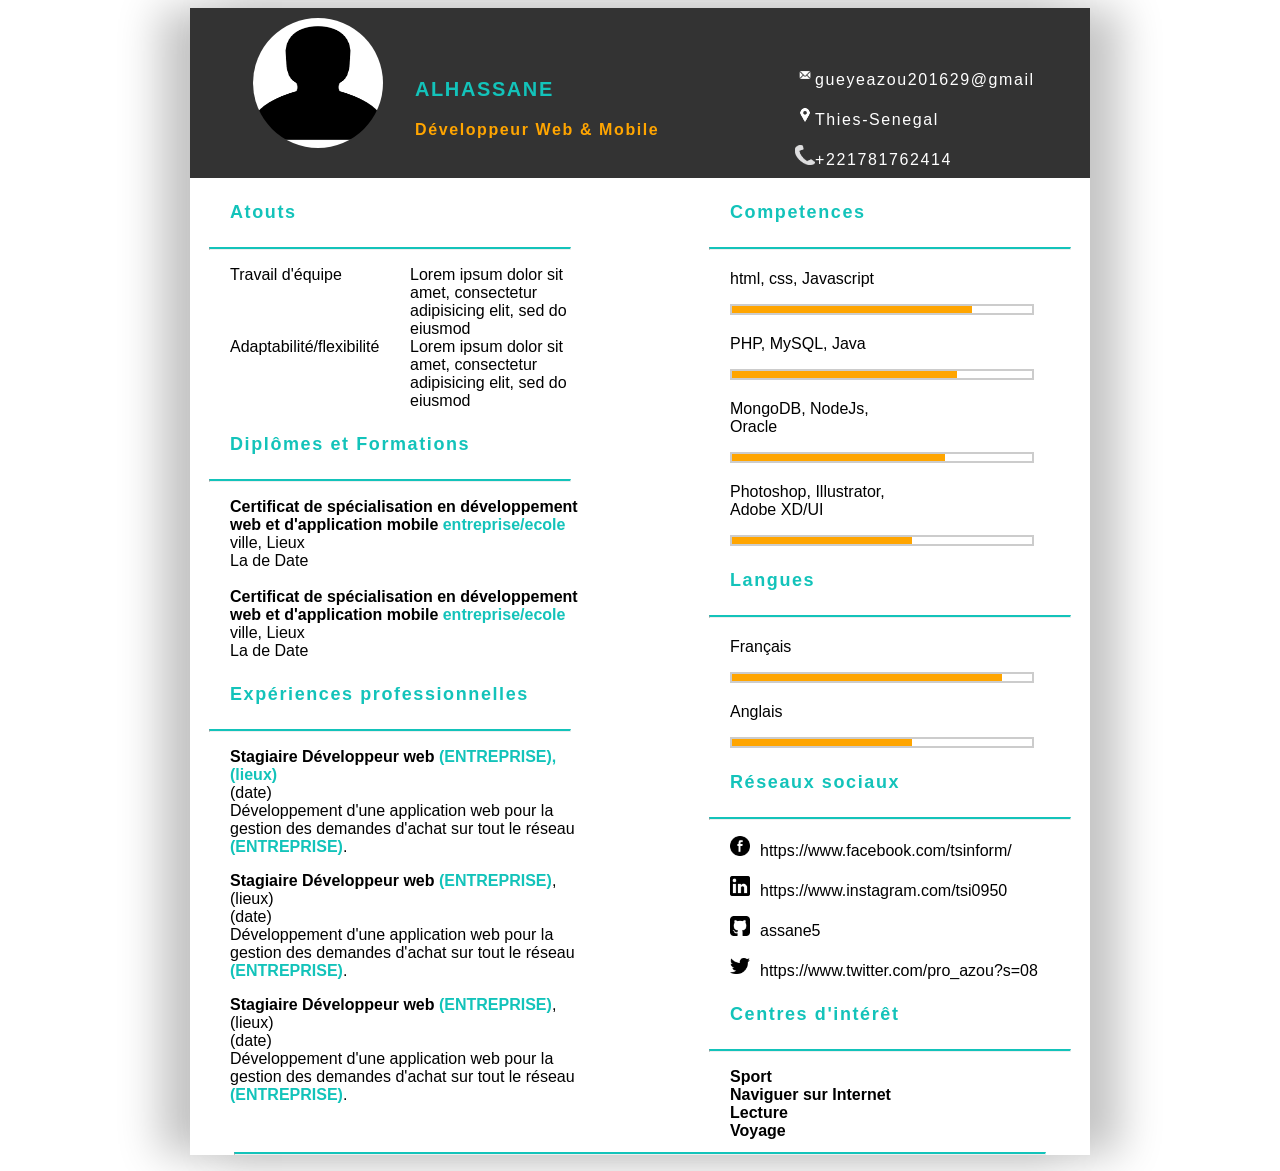
<file: index.html>
<!DOCTYPE html>
<html lang="en">
<head>
    <meta charset="utf-8" />
    <meta http-equiv="X-UA-Compatible" content="IE=edge">
       <meta name="viewport" content="width=device-width, initial-scale=1">
    <title>Realisation de CV</title>
    <link rel="stylesheet" type="text/css" media="screen" href="style.css" />
</head>
<body>
    <main>
       <header>
                <div class="photo">
                    <img src="01.png" width="100%" height="100%" alt="">
                </div>
              <div class="des">
                    <h3>ALHASSANE</h3>
                    <p class="post">Développeur Web & Mobile</p>
                </div>
                <div class="right">
                        <p><img src="mail.png" class="info">gueyeazou201629@gmail</p>
                        <p><img src="maps.png" class="info">Thies-Senegal</p>
                        <p><img src="tele.png" class="info">+221781762414</p>
                </div> 
       </header>


<section class="section-left">
    <h4>Atouts</h4>
    <hr class="light">
     <div class="atouts">
         <div>Travail d'équipe</div>
         <div>Lorem ipsum dolor sit amet, consectetur adipisicing elit, sed do eiusmod</div>
         <div>Adaptabilité/flexibilité</div>
         <div>Lorem ipsum dolor sit amet, consectetur adipisicing elit, sed do eiusmod</div>
     </div>

     <h4>Diplômes et Formations</h4>
    <hr class="light">
       <div class="div">
           <div><b>Certificat de spécialisation en développement web et d'application
           mobile </b><strong>entreprise/ecole</strong>  ville, Lieux <br>La de Date
           </div>
           <br>
           <div><b>Certificat de spécialisation en développement web et d'application
           mobile </b><strong>entreprise/ecole</strong>  ville, Lieux <br>La de Date
           </div>
       </div>

    <h4>Expériences professionnelles</h4>
     <hr class="light">
        <div class="div">
          <p><b>Stagiaire Développeur web</b> <strong>(ENTREPRISE), (lieux)</strong><br>
             (date)<br>
            Développement d'une application web pour la gestion des demandes
            d'achat sur tout le réseau <strong>(ENTREPRISE)</strong>.
          </p>
         
          <p><b>Stagiaire Développeur web</b> <strong>(ENTREPRISE)</strong>, (lieux)<br>
             (date)<br>
            Développement d'une application web pour la gestion des demandes
            d'achat sur tout le réseau <strong>(ENTREPRISE)</strong>.
         </p>  
        
          <p><b>Stagiaire Développeur web</b> <strong>(ENTREPRISE)</strong>, (lieux)<br>
             (date)<br>
            Développement d'une application web pour la gestion des demandes
            d'achat sur tout le réseau <strong>(ENTREPRISE)</strong>.
          </p>
        </div>
</section>

<section class="section-right">
    <h4>Competences</h4>
    <hr class="light">
      <div class="skls">

                <div class="po">
                    <p>html, css, Javascript</p>
                    <div class="cool">
                        <div style="width:80%" class="inner"></div>
                    </div>
                </div>

                <div class="po">
                    <p>PHP, MySQL, Java</p>
                    <div class="cool">
                        <div style="width:75%" class="inner"> </div>
                    </div>
                </div>

                <div class="po">
                    <p>MongoDB, NodeJs, Oracle</p>
                    <div class="cool">
                        <div style="width:71%" class="inner"> </div>
                    </div>
                </div>

                <div class="po">
                    <p>Photoshop, Illustrator, Adobe XD/UI</p>
                    <div class="cool">
                        <div style="width:60%" class="inner"> </div>
                    </div>
                </div>
            </div>


     <h4>Langues</h4>
     <hr class="light">
     <div class="skls">
         <div class="po">
                    <p>Français</p>
                    <div class="cool">
                        <div style="width:90%" class="inner"> </div>
                    </div>
                </div>
                <div class="po">
                    <p>Anglais</p>
                    <div class="cool">
                        <div style="width:60%" class="inner"> </div>
                    </div>
                </div>
      </div>
     <h4>Réseaux sociaux</h4>
     <hr class="light">
     <div class="interet">
      <p><img src="f.png" class="info"><span>https://www.facebook.com/tsinform/</span></p> 
      <p><img src="l.png" class="info"><span>https://www.instagram.com/tsi0950</span></p>
      <p><img src="g.png" class="info"><span>assane5</span></p>
      <p><img src="t.png" class="info"><span>https://www.twitter.com/pro_azou?s=08</span></p> 
     </div>


    <h4>Centres d'intérêt</h4>
     <hr class="light">
     <div class="interet">
          <div><b>Sport</b></div>
          <div><b>Naviguer sur Internet</b></div>
          <div><b>Lecture</b></div>
          <div><b>Voyage</b></div>
     </div>
</section>


        <div class="srkl">

        </div>
     <hr class="light">
    </main>
</body>

</html>
</file>
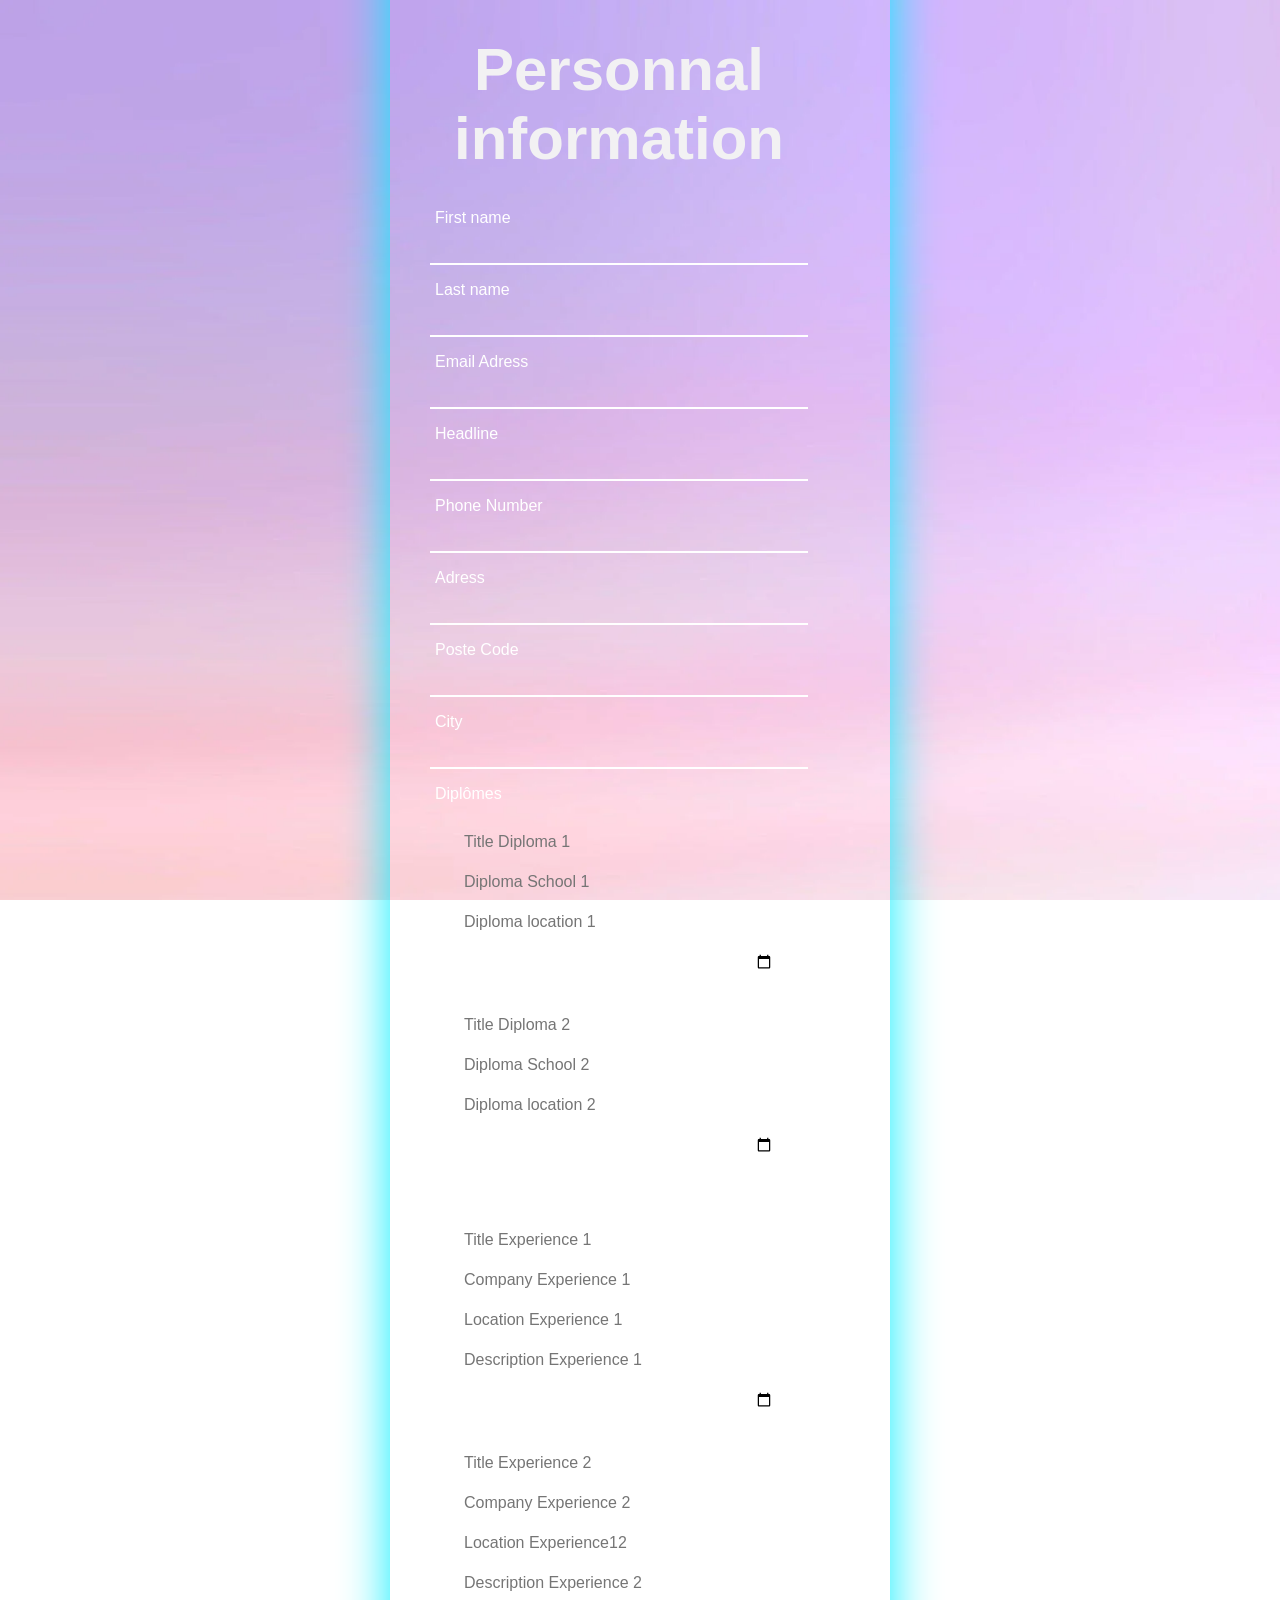
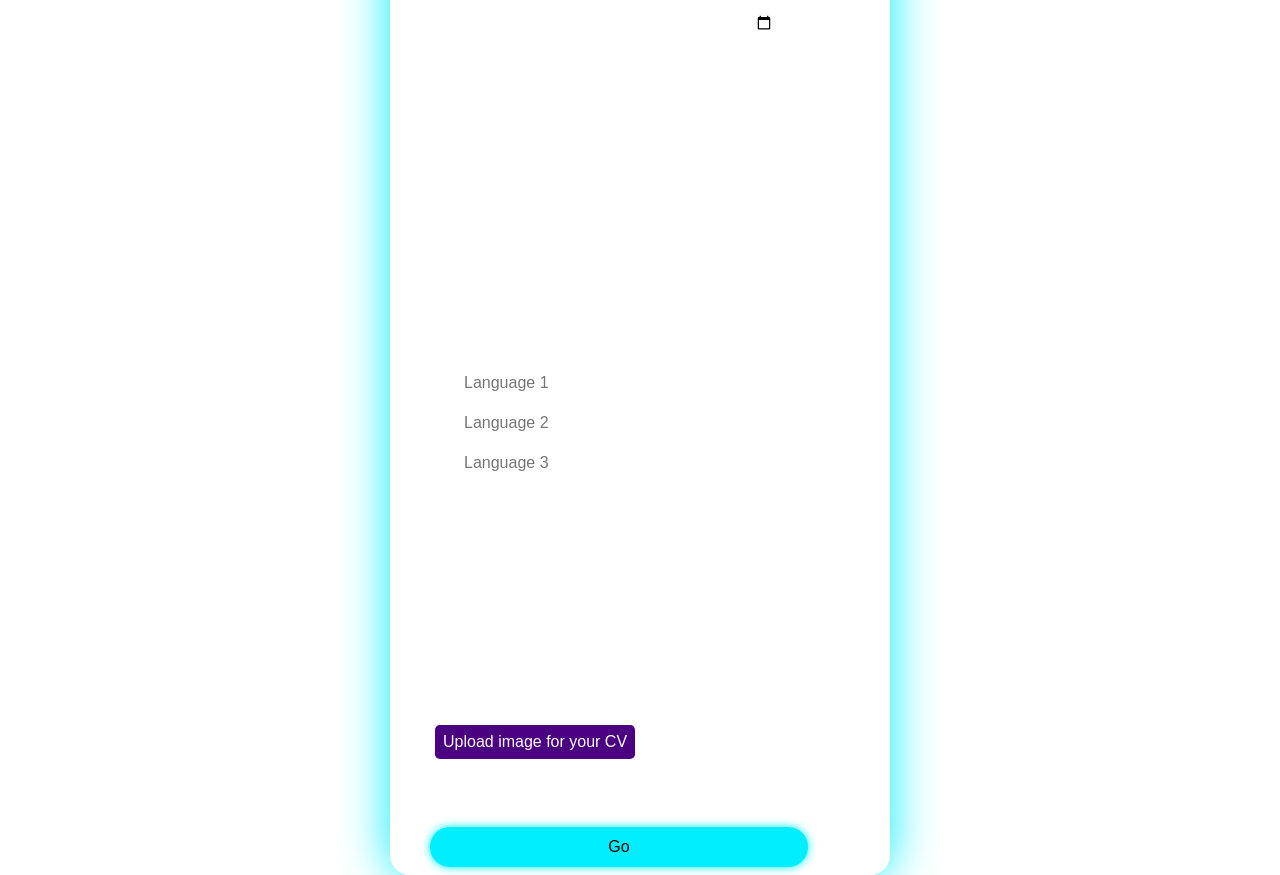
<file: formulaire.html>
<!DOCTYPE html>
<html lang="en">
<head>
    <meta charset="UTF-8">
    <meta name="viewport" content="width=device-width, initial-scale=1.0">
    <link rel="stylesheet" href="index2.css">
    <title>Sign Up Form</title>
        <link rel="icon" type="image/jpg" href="logo2.jpg">

        <style>
            body {
                background-image: url("cv4.jpg") ;
                background-size: cover;
                background-attachment: fixed;            
                font-family: 'Arial', sans-serif;
                margin: 0;
                display: flex;
                align-items: center;
                justify-content: center;
                height: 150vh;
            }
    
            h2 {
                text-align: center;
                color: white;
                font-size: 60px;
                margin-top: 50px;
                margin-bottom: 50px;
            }
            .input-group{
            position: relative;
            margin:30px 0;
            border-bottom: 2px solid #fff;
            }
            .input-group label{
                position: absolute;
                top:50%;
                left:5px;
                transform: translateY(-50%);
                font-size: 16px;
                color:#fff;
                pointer-events: none;
                transform: .5s;
            }
    
            .input-group input{
                width: 320px; 
                height:40px;
                font-size: 16px;
                color: #fff;
                padding: 0 5px;
                background: transparent;
                border:none;
                outline: none;
            }
            .input-group input:focus~label,
            .input-group input:valid~label{
                top:-5px
            }
            .remember{
                margin:-5px 0 15px 5px;
            }
            .remember label {
                 color: #fff;
                 font-size: 14px;
            }
            .remember label input {
                accent-color: #0ef;
            }
    
            button{
                position: relative;
                width: 100%;
                height: 40px;
                background: #0ef;
                box-shadow: 0 0 10px #0ef;
                font-size: 16px;
                color: #000;
                font-weight: 500;
                cursor: pointer;
                border-radius: 30px;
                border: none;
                outline: none;
            }
            .ins{
                margin-top: 800px;
                position: relative;
                width: 500px;
                height: 2800px;
                background: transparent;
                box-shadow: 0 0 50px #0ef;
                border-radius: 20px;
                padding: 40px;
               overflow: hidden;
            }
            .form-ins{
                display: flex;
                justify-content: center;
                align-items: center;
                width: 90%;
                height: 110%;
                transition: 1s ease-in-out ;
            }
            .sign-up{
            font-size: 20px;
            text-align: center;
            margin: 15px 0;
            }
            .sign-up p{
                color: #fff;
            }
            .sign-up p a {
                color: #0ef;
                text-decoration: none;
                font-weight: 500;
            }
            .sign-up p a:hover {
                text-decoration: underline;
            } 
            h2 {
           font-size: 3em;
          color: #f3f3f3f8;
           }
      
             .labelCSS{
                 display: inline-block;
              background-color: indigo;
                color: white;
                padding: 0.5rem;
                 font-family: sans-serif;
                 border-radius: 0.3rem;
                    cursor: pointer;
                margin-top: 1rem;
                }
             
     
            
        </style>

    
</head>
<body>
    
    <div class="menu">
    <nav>
        <img src="logo2.jpg" class="logo">
        <ul>
            <li><a href="index2.html">Disconnect</a></li>
        </ul>
    </nav>
    <div class="ins">
    <div class="form-ins sign-up">
        <form method="POST" action="cv.php" enctype="multipart/form-data">
            <h2>Personnal information</h2>
            <div class="input-group">
                <input type="text" name="nom">
                <label for="nom">First name</label>
            </div>
            <div class="input-group">
                <input type="text" name="lnom">
                <label for="lnom">Last name</label>
            </div>
            <div class="input-group">
                <input type="email" name="mail">
                <label for="mail">Email Adress</label>
            </div>
            <div class="input-group">
                <input type="text" name="headline">
                <label for="headline">Headline</label>
            </div>
            <div class="input-group">
                <input type="text" name="phone">
                <label for="phone">Phone Number</label>
            </div>
            <div class="input-group">
                <input type="text" name="adr">
                <label for="adr">Adress</label>
            </div>
            <div class="input-group">
                <input type="text" name="cp">
                <label for="cp">Poste Code</label>
            </div>
            <div class="input-group">
                <input type="text" name="city">
                <label for="city">City</label>
            </div>
            <div class="input-group">

                <BR>
                <input type="text" name="degree" placeholder="Title Diploma 1">
                <input type="text" name="ecole1" placeholder="Diploma School 1">
                <input type="text" name="lieuDiplome1" placeholder="Diploma location 1">
                <input  for="work" type="date" name="datedegree">
                <BR>
                <BR>

                <input type="text" name="degree2" placeholder="Title Diploma 2">
                <input type="text" name="ecole2" placeholder="Diploma School 2">
                <input type="text" name="lieuDiplome2" placeholder="Diploma location 2">
                <input  for="degree" type="date" name="datedegree2">
                <label for="degree">Diplômes </label>

            </div>

            <div class="input-group">
                <BR>
                <input type="text" name="work" placeholder="Title Experience 1">
                <input type="text" name="entreprise1" placeholder="Company Experience 1">
                <input type="text" name="lieu1" placeholder="Location Experience 1">
                <input type="text" name="description1" placeholder="Description Experience 1">
                <input  for="work" type="date" name="datework">
                <BR>
                <BR>

                <input type="text" name="work2" placeholder="Title Experience 2">
                <input type="text" name="entreprise2" placeholder="Company Experience 2">
                <input type="text" name="lieu2" placeholder="Location Experience12">
                <input type="text" name="description2" placeholder="Description Experience 2">
                <input  for="work" type="date" name="datework2">
                <label for="work">Work Experience</label>
            </div>

            <div class="input-group">
                <input type="text" name="Skills">
                <label for="Skills">Very strong skills</label>

            </div>
            <div class="input-group">
                <input type="text" name="descriptionDiplome1">
                <label for="Skills">strong skills</label>

            </div>
            <div class="input-group">
                <input type="text" name="descriptionDiplome2">
                <label for="Skills">Average skills</label>

            </div>
            <div class="input-group">
                <input type="text" name="Certif">
                <label for="Certif">Certifications and Licenses</label>

            </div>
            <div class="input-group">
                <input type="text" name="Languages" PLACEHOLDER="Language 1">
                <input type="text" name="Languages2" PLACEHOLDER="Language 2">
                <input type="text" name="Languages3" PLACEHOLDER="Language 3">


                <label for="Languages">Languages</label>

            </div>

            <div class="input-group">
                <input type="text" name="LinkedIn">
                <label for="LinkedIn">LinkedIn Profile</label>

            </div>

            <div class="input-group">
                <input type="text" name="facebook">
                <label for="facebook">Facebook Profile</label>

            </div>

            <div class="input-group">
                <input type="text" name="git">
                <label for="git">Github Profile</label>

            </div>
            <div class="input-group">
                <input type="file" name="imagePath" accept="image/*"  id="imagePath" > 
                <label for="imagePath" class="labelCSS">Upload image for your CV</label> <br>
            </div>
              <br>
            <button type="submit">Go</button>
        </form>
        </div>
        </div>
        </div>

</body>
</html>
</file>
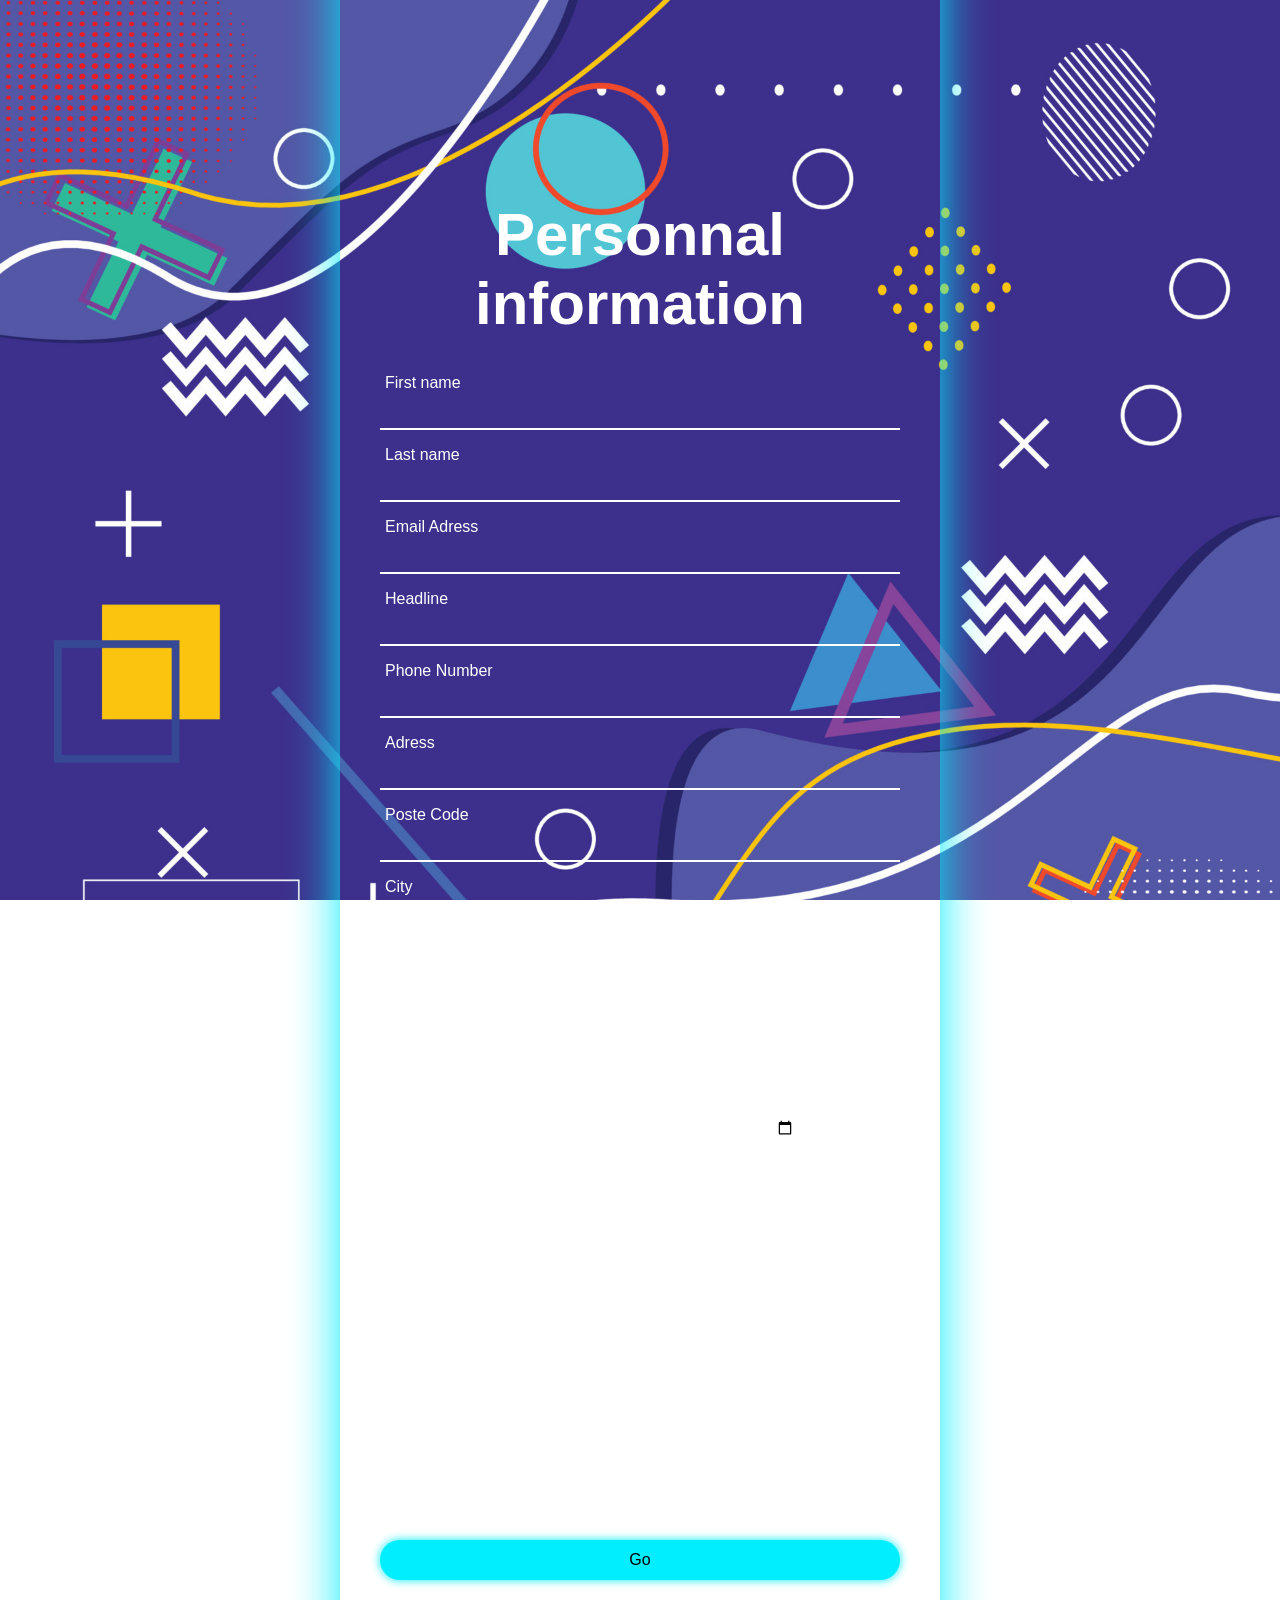
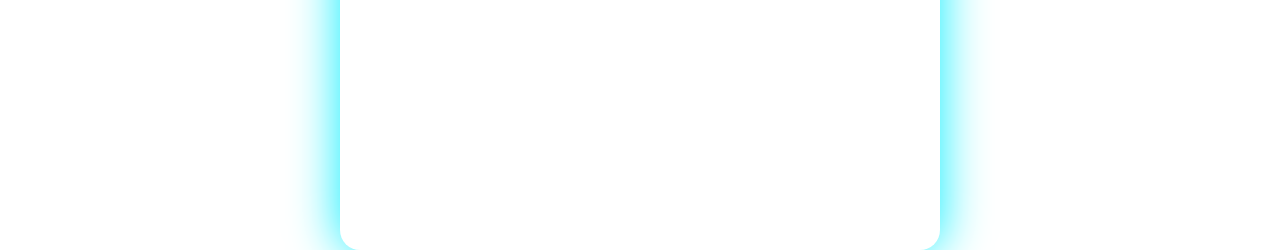
<file: formulaire2.html>
<!DOCTYPE html>
<html lang="en">
<head>
    <meta charset="UTF-8">
    <meta name="viewport" content="width=device-width, initial-scale=1.0">
    <link rel="stylesheet" href="index2.css">
    <title>Sign Up Form</title>
    <link rel="icon" type="image/jpg" href="logo2.jpg">

    <style>
        body {
            background-image: url("cv2.jpg") ;
            background-size: cover;
            background-attachment: fixed;
            font-family: 'Arial', sans-serif;
            margin: 0;
            display: flex;
            align-items: center;
            justify-content: center;
            height: 100vh;
        }

        h2 {
            text-align: center;
            color: white;
            font-size: 60px;
            margin-top: 50px;
            margin-bottom: 50px;
        }
        .input-group{
            position: relative;
            margin:30px 0;
            border-bottom: 2px solid #fff;
        }
        .input-group label{
            position: absolute;
            top:50%;
            left:5px;
            transform: translateY(-50%);
            font-size: 16px;
            color:#fff;
            pointer-events: none;
            transform: .5s;
        }

        .input-group input{
            width: 320px;
            height:40px;
            font-size: 16px;
            color: #fff;
            padding: 0 5px;
            background: transparent;
            border:none;
            outline: none;
        }
        .input-group input:focus~label,
        .input-group input:valid~label{
            top:-5px
        }
        .remember{
            margin:-5px 0 15px 5px;
        }
        .remember label {
            color: #fff;
            font-size: 14px;
        }
        .remember label input {
            accent-color: #0ef;
        }

        button{
            position: relative;
            width: 100%;
            height: 40px;
            background: #0ef;
            box-shadow: 0 0 10px #0ef;
            font-size: 16px;
            color: #000;
            font-weight: 500;
            cursor: pointer;
            border-radius: 30px;
            border: none;
            outline: none;
        }
        .ins{
            margin-top: 800px;
            position: relative;
            width: 600px;
            height: 2000px;
            background: transparent;
            box-shadow: 0 0 50px #0ef;
            border-radius: 20px;
            padding: 40px;
            overflow: hidden;
        }
        .form-ins{
            display: flex;
            justify-content: center;
            align-items: center;
            width: 100%;
            height: 100%;
            transition: 1s ease-in-out ;
        }
        .sign-up{
            font-size: 14px;
            text-align: center;
            margin: 15px 0;
        }
        .sign-up p{
            color: #fff;
        }*/
        .sign-up p a {
            color: #0ef;
            text-decoration: none;
            font-weight: 500;
        }
        .sign-up p a:hover {
            text-decoration: underline;
        }
    </style>


</head>
<body>
<div class="menu">
    <nav>
        <img src="logo2.jpg" class="logo">
        <ul>
            <li><a href="index2.html">Disconnect</a></li>
        </ul>
    </nav>
    <div class="ins">
        <div class="form-ins sign-up">
            <form method="POST" action="cv.php">
                <h2>Personnal information</h2>
                <div class="input-group">
                    <input type="text" name="nom">
                    <label for="nom">First name</label>
                </div>
                <div class="input-group">
                    <input type="text" name="lnom">
                    <label for="lnom">Last name</label>
                </div>
                <div class="input-group">
                    <input type="email" name="mail">
                    <label for="mail">Email Adress</label>
                </div>
                <div class="input-group">
                    <input type="text" name="headline">
                    <label for="headline">Headline</label>
                </div>
                <div class="input-group">
                    <input type="text" name="phone">
                    <label for="phone">Phone Number</label>
                </div>
                <div class="input-group">
                    <input type="text" name="adr">
                    <label for="adr">Adress</label>
                </div>
                <div class="input-group">
                    <input type="text" name="cp">
                    <label for="cp">Poste Code</label>
                </div>
                <div class="input-group">
                    <input type="text" name="city">
                    <label for="city">City</label>
                </div>
                <div class="input-group">
                    <input type="text" name="degree">
                    <label for="degree">degree(s) earned </label>
                </div>

                <div class="input-group">
                    <input type="text" name="uniname">
                    <label for="uniname">Name of the institution</label>

                </div>
                <div class="input-group">
                    <input type="date" name="graddate">
                    <label for="graddate">Graduation date</label>

                </div>
                <div class="input-group">
                    <input type="text" name="work">
                    <label for="work">Work Experience</label>
                </div>
                <div class="input-group">
                    <input type="text" name="Skills">
                    <label for="Skills">Skills</label>

                </div>
                <div class="input-group">
                    <input type="text" name="Certif">
                    <label for="Certif">Certifications and Licenses</label>

                </div>
                <div class="input-group">
                    <input type="text" name="Languages">
                    <label for="Languages">Languages</label>

                </div>
                <div class="input-group">
                    <input type="text" name="LinkedIn">
                    <label for="LinkedIn">LinkedIn Profile</label>

                </div>

                <button type="submit">Go</button>
        </div>
    </div>
</div>

</body>
</html>
</file>
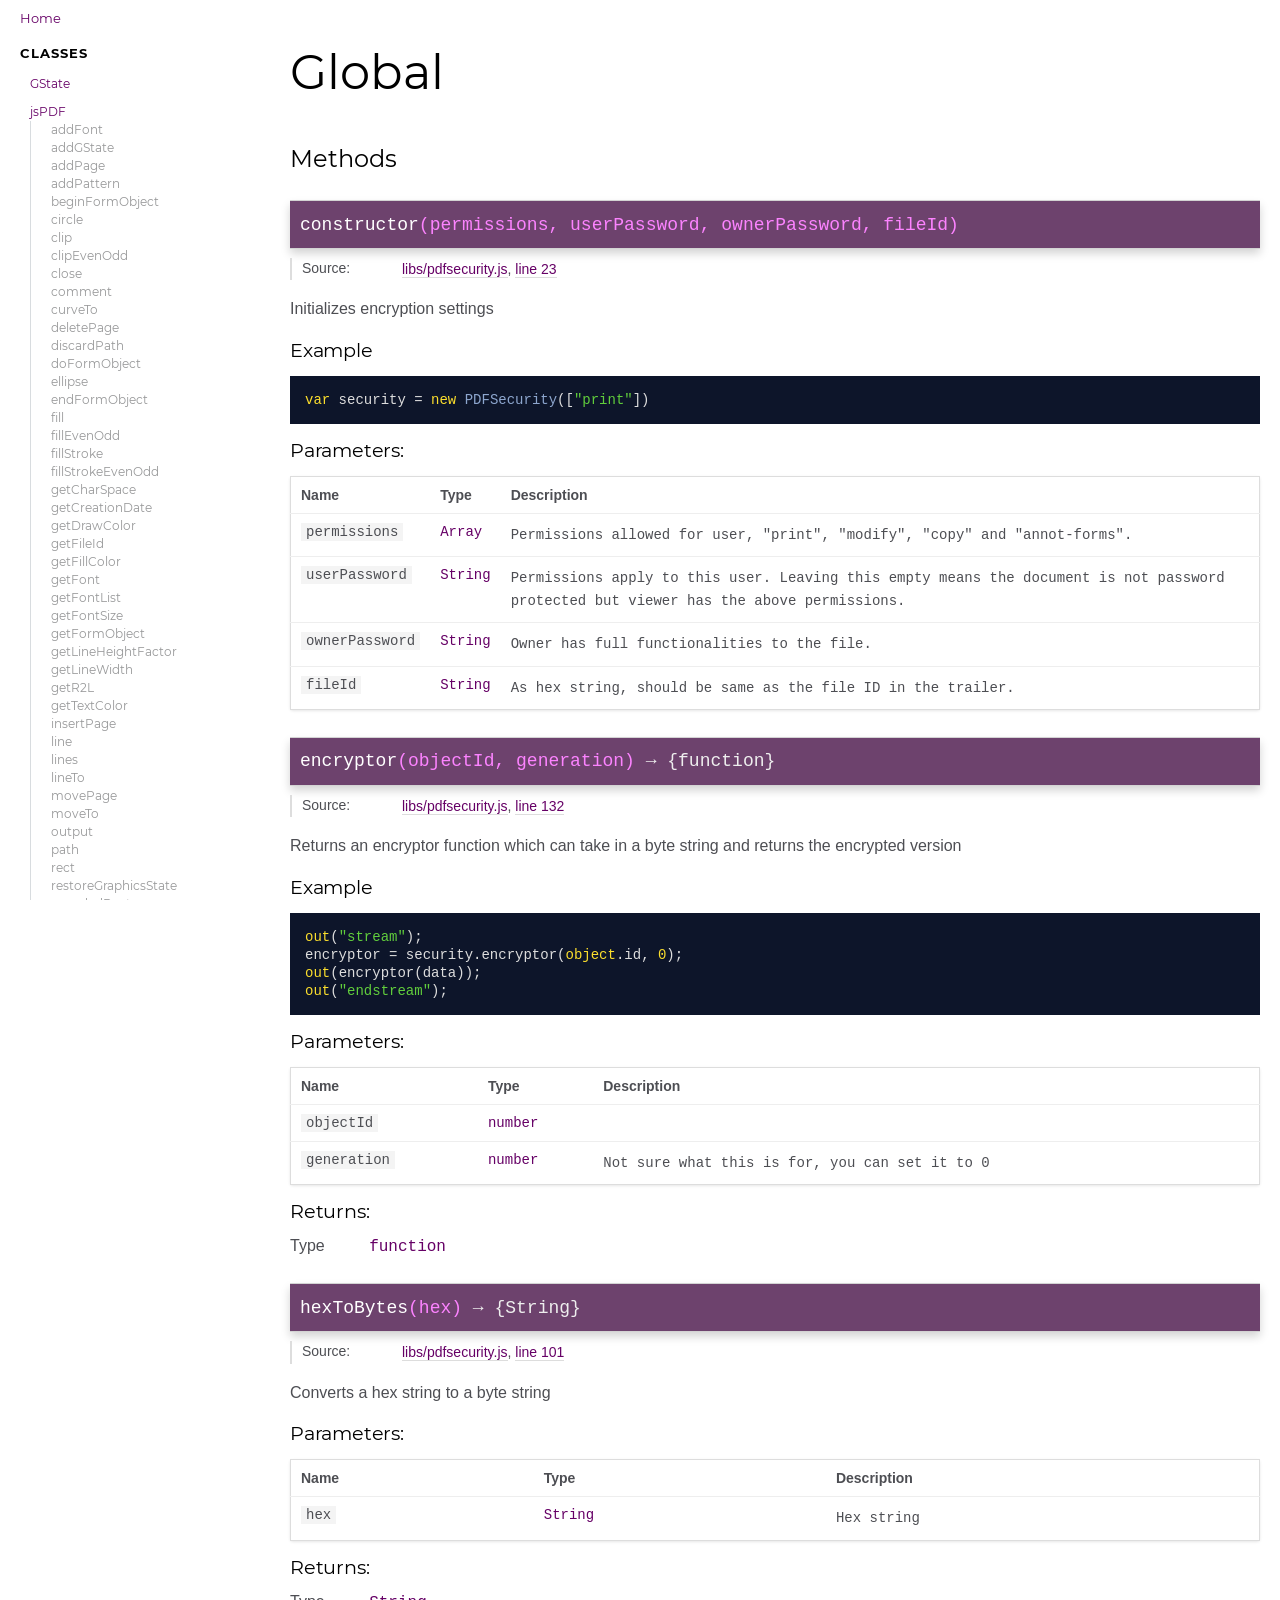
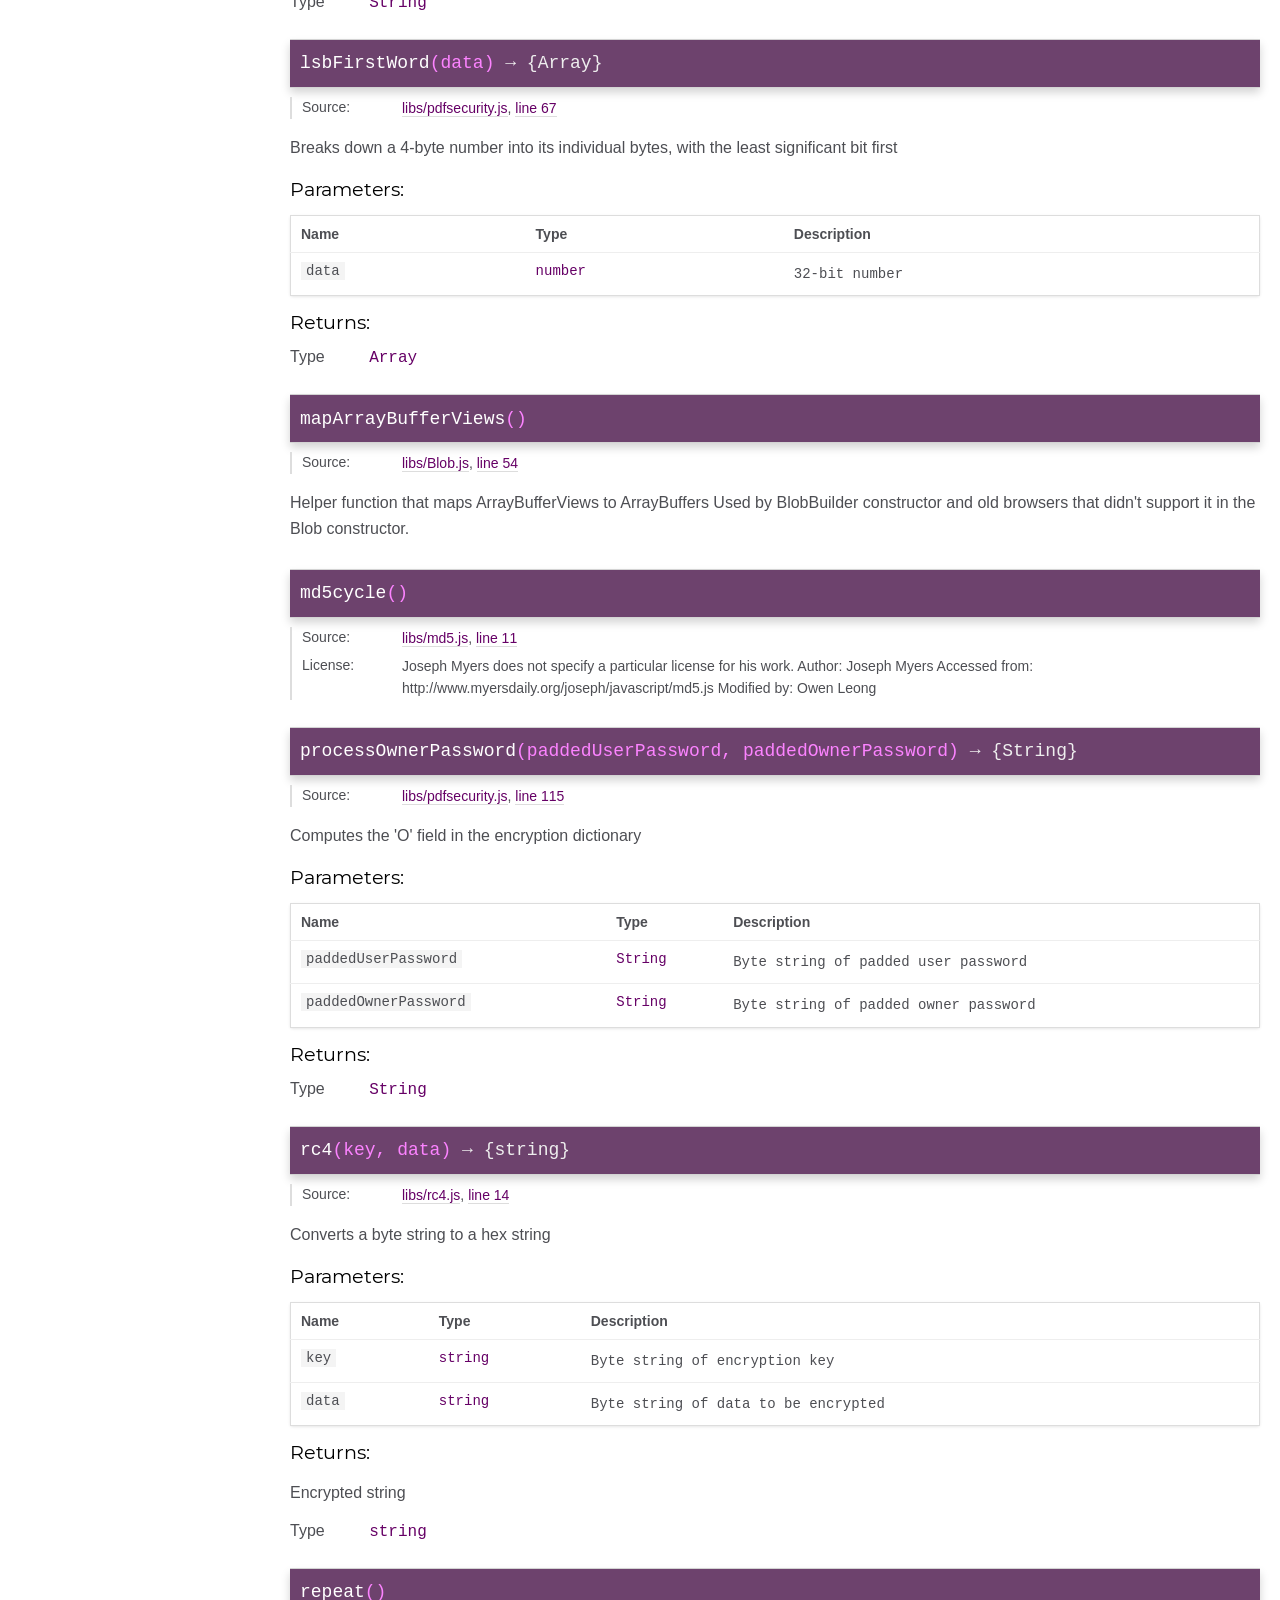
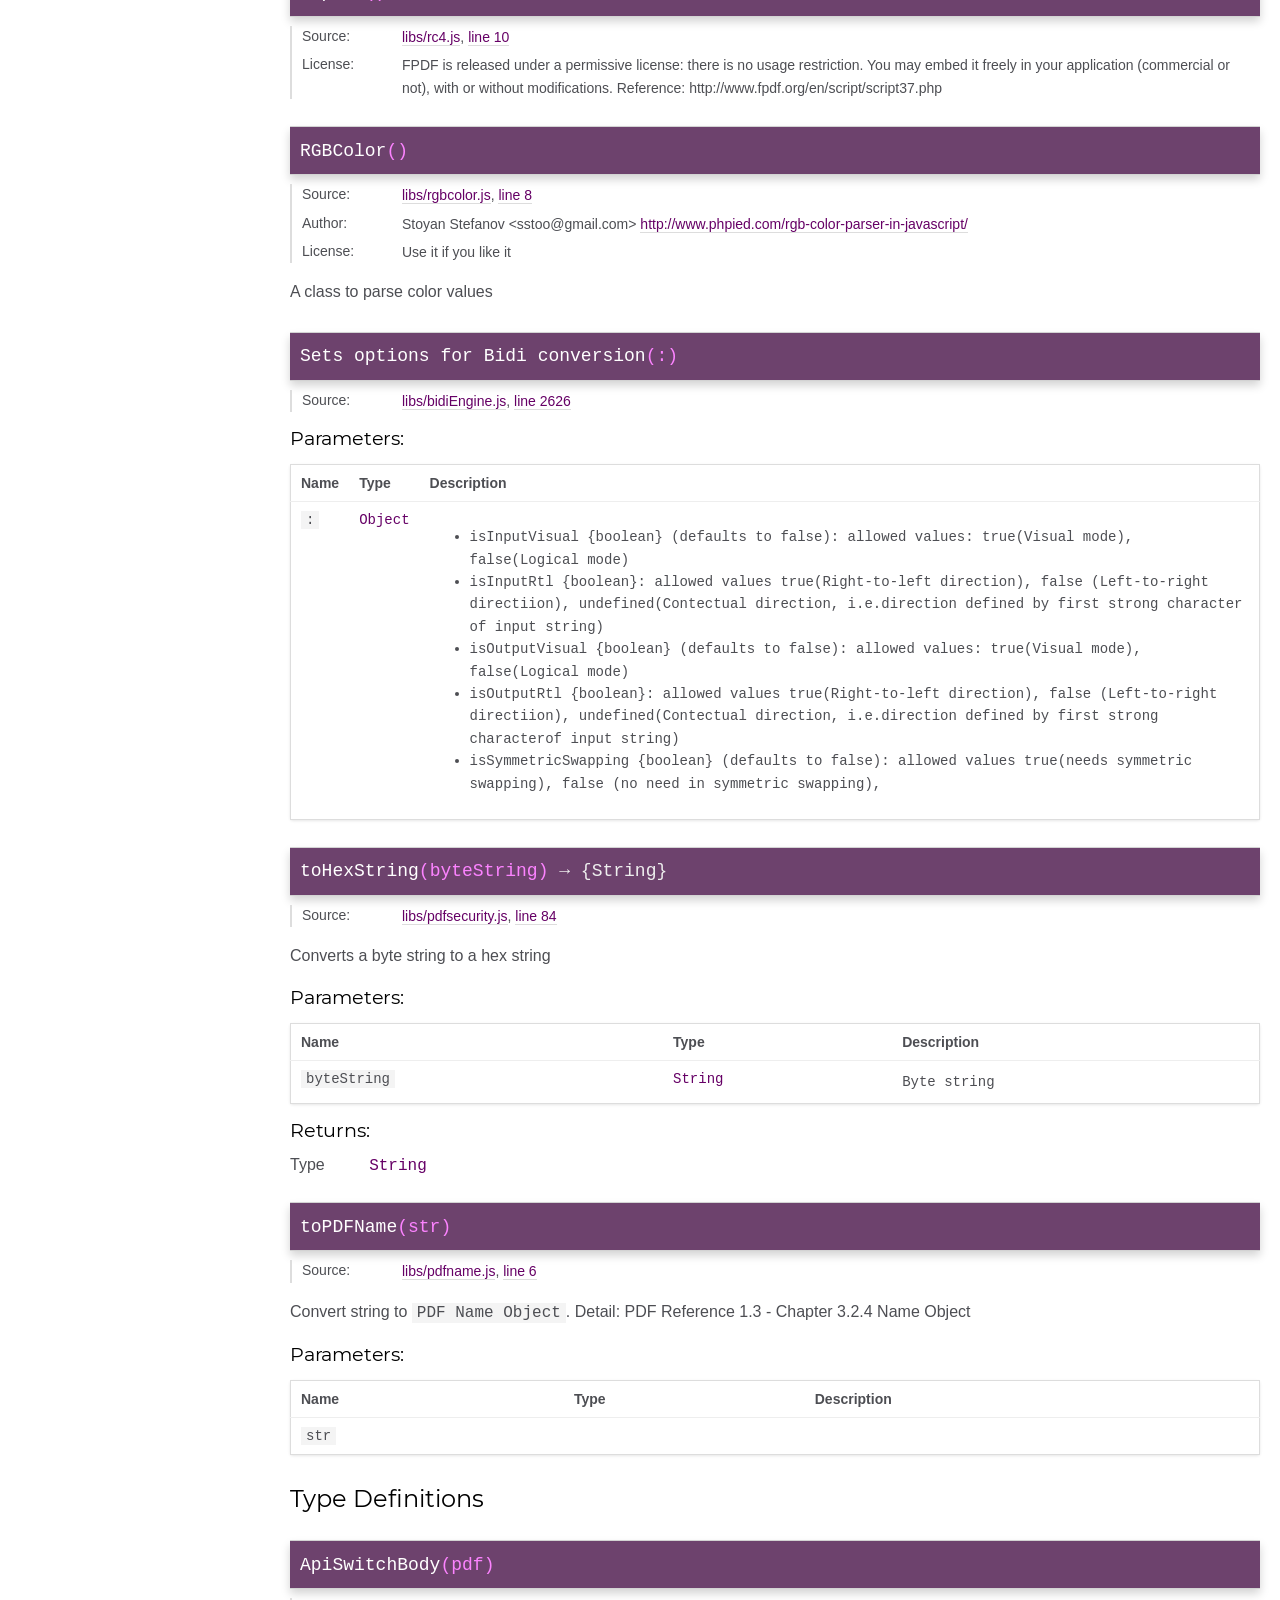
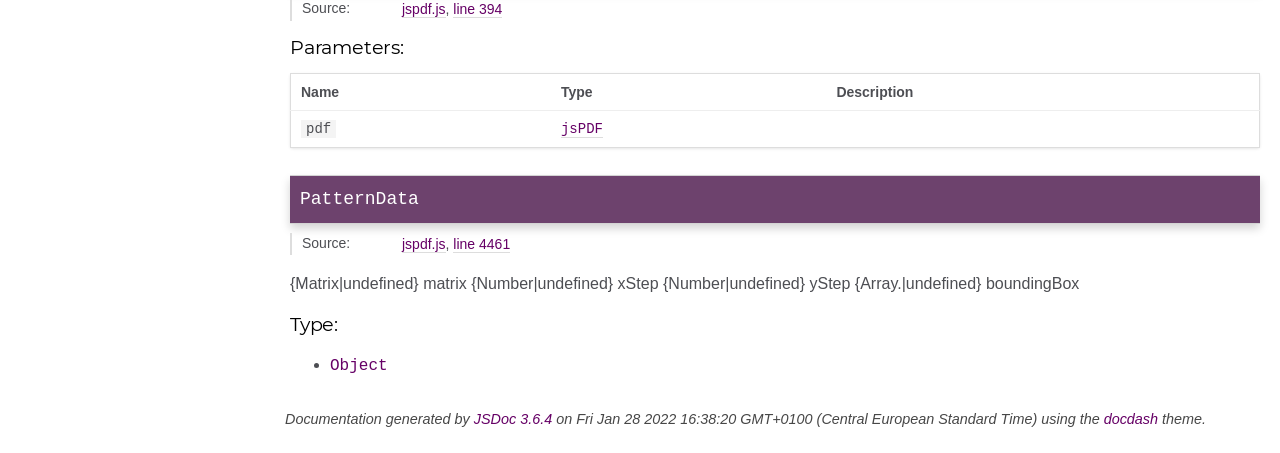
<file: jsPDF-master/docs/global.html>
<!DOCTYPE html>
<html lang="en">
<head>
    
    <meta charset="utf-8">
    <title>Global - Documentation</title>
    
    
    <script src="scripts/prettify/prettify.js"></script>
    <script src="scripts/prettify/lang-css.js"></script>
    <!--[if lt IE 9]>
      <script src="//html5shiv.googlecode.com/svn/trunk/html5.js"></script>
    <![endif]-->
    <link type="text/css" rel="stylesheet" href="styles/prettify.css">
    <link type="text/css" rel="stylesheet" href="styles/jsdoc.css">
    <script src="scripts/nav.js" defer></script>
    <meta name="viewport" content="width=device-width, initial-scale=1.0">
</head>
<body>

<input type="checkbox" id="nav-trigger" class="nav-trigger" />
<label for="nav-trigger" class="navicon-button x">
  <div class="navicon"></div>
</label>

<label for="nav-trigger" class="overlay"></label>

<nav >
    
    <h2><a href="index.html">Home</a></h2><h3>Classes</h3><ul><li><a href="GState.html">GState</a></li><li><a href="jsPDF.html">jsPDF</a><ul class='methods'><li data-type='method'><a href="jsPDF.html#addFont">addFont</a></li><li data-type='method'><a href="jsPDF.html#addGState">addGState</a></li><li data-type='method'><a href="jsPDF.html#addPage">addPage</a></li><li data-type='method'><a href="jsPDF.html#addPattern">addPattern</a></li><li data-type='method'><a href="jsPDF.html#beginFormObject">beginFormObject</a></li><li data-type='method'><a href="jsPDF.html#circle">circle</a></li><li data-type='method'><a href="jsPDF.html#clip">clip</a></li><li data-type='method'><a href="jsPDF.html#clipEvenOdd">clipEvenOdd</a></li><li data-type='method'><a href="jsPDF.html#close">close</a></li><li data-type='method'><a href="jsPDF.html#comment">comment</a></li><li data-type='method'><a href="jsPDF.html#curveTo">curveTo</a></li><li data-type='method'><a href="jsPDF.html#deletePage">deletePage</a></li><li data-type='method'><a href="jsPDF.html#discardPath">discardPath</a></li><li data-type='method'><a href="jsPDF.html#doFormObject">doFormObject</a></li><li data-type='method'><a href="jsPDF.html#ellipse">ellipse</a></li><li data-type='method'><a href="jsPDF.html#endFormObject">endFormObject</a></li><li data-type='method'><a href="jsPDF.html#fill">fill</a></li><li data-type='method'><a href="jsPDF.html#fillEvenOdd">fillEvenOdd</a></li><li data-type='method'><a href="jsPDF.html#fillStroke">fillStroke</a></li><li data-type='method'><a href="jsPDF.html#fillStrokeEvenOdd">fillStrokeEvenOdd</a></li><li data-type='method'><a href="jsPDF.html#getCharSpace">getCharSpace</a></li><li data-type='method'><a href="jsPDF.html#getCreationDate">getCreationDate</a></li><li data-type='method'><a href="jsPDF.html#getDrawColor">getDrawColor</a></li><li data-type='method'><a href="jsPDF.html#getFileId">getFileId</a></li><li data-type='method'><a href="jsPDF.html#getFillColor">getFillColor</a></li><li data-type='method'><a href="jsPDF.html#getFont">getFont</a></li><li data-type='method'><a href="jsPDF.html#getFontList">getFontList</a></li><li data-type='method'><a href="jsPDF.html#getFontSize">getFontSize</a></li><li data-type='method'><a href="jsPDF.html#getFormObject">getFormObject</a></li><li data-type='method'><a href="jsPDF.html#getLineHeightFactor">getLineHeightFactor</a></li><li data-type='method'><a href="jsPDF.html#getLineWidth">getLineWidth</a></li><li data-type='method'><a href="jsPDF.html#getR2L">getR2L</a></li><li data-type='method'><a href="jsPDF.html#getTextColor">getTextColor</a></li><li data-type='method'><a href="jsPDF.html#insertPage">insertPage</a></li><li data-type='method'><a href="jsPDF.html#line">line</a></li><li data-type='method'><a href="jsPDF.html#lines">lines</a></li><li data-type='method'><a href="jsPDF.html#lineTo">lineTo</a></li><li data-type='method'><a href="jsPDF.html#movePage">movePage</a></li><li data-type='method'><a href="jsPDF.html#moveTo">moveTo</a></li><li data-type='method'><a href="jsPDF.html#output">output</a></li><li data-type='method'><a href="jsPDF.html#path">path</a></li><li data-type='method'><a href="jsPDF.html#rect">rect</a></li><li data-type='method'><a href="jsPDF.html#restoreGraphicsState">restoreGraphicsState</a></li><li data-type='method'><a href="jsPDF.html#roundedRect">roundedRect</a></li><li data-type='method'><a href="jsPDF.html#save">save</a></li><li data-type='method'><a href="jsPDF.html#saveGraphicsState">saveGraphicsState</a></li><li data-type='method'><a href="jsPDF.html#setCharSpace">setCharSpace</a></li><li data-type='method'><a href="jsPDF.html#setCreationDate">setCreationDate</a></li><li data-type='method'><a href="jsPDF.html#setCurrentTransformationMatrix">setCurrentTransformationMatrix</a></li><li data-type='method'><a href="jsPDF.html#setDisplayMode">setDisplayMode</a></li><li data-type='method'><a href="jsPDF.html#setDocumentProperties">setDocumentProperties</a></li><li data-type='method'><a href="jsPDF.html#setDrawColor">setDrawColor</a></li><li data-type='method'><a href="jsPDF.html#setFileId">setFileId</a></li><li data-type='method'><a href="jsPDF.html#setFillColor">setFillColor</a></li><li data-type='method'><a href="jsPDF.html#setFont">setFont</a></li><li data-type='method'><a href="jsPDF.html#setFontSize">setFontSize</a></li><li data-type='method'><a href="jsPDF.html#setGState">setGState</a></li><li data-type='method'><a href="jsPDF.html#setLineCap">setLineCap</a></li><li data-type='method'><a href="jsPDF.html#setLineDashPattern">setLineDashPattern</a></li><li data-type='method'><a href="jsPDF.html#setLineHeightFactor">setLineHeightFactor</a></li><li data-type='method'><a href="jsPDF.html#setLineJoin">setLineJoin</a></li><li data-type='method'><a href="jsPDF.html#setLineMiterLimit">setLineMiterLimit</a></li><li data-type='method'><a href="jsPDF.html#setLineWidth">setLineWidth</a></li><li data-type='method'><a href="jsPDF.html#setPage">setPage</a></li><li data-type='method'><a href="jsPDF.html#setPrecision">setPrecision</a></li><li data-type='method'><a href="jsPDF.html#setR2L">setR2L</a></li><li data-type='method'><a href="jsPDF.html#setTextColor">setTextColor</a></li><li data-type='method'><a href="jsPDF.html#stroke">stroke</a></li><li data-type='method'><a href="jsPDF.html#text">text</a></li><li data-type='method'><a href="jsPDF.html#triangle">triangle</a></li><li data-type='method'><a href="jsPDF.html#~addGState">addGState</a></li><li data-type='method'><a href="jsPDF.html#~addPattern">addPattern</a></li><li data-type='method'><a href="jsPDF.html#~hasHotfix">hasHotfix</a></li><li data-type='method'><a href="jsPDF.html#~Point">Point</a></li><li data-type='method'><a href="jsPDF.html#~Rectangle">Rectangle</a></li><li data-type='method'><a href="jsPDF.html#~RenderTarget">RenderTarget</a></li></ul></li><li><a href="jsPDF-API.GState.html">GState</a></li><li><a href="jsPDF-API.ShadingPattern.html">ShadingPattern</a></li><li><a href="jsPDF-API.TilingPattern.html">TilingPattern</a></li><li><a href="Matrix.html">Matrix</a><ul class='methods'><li data-type='method'><a href="Matrix.html#applyToPoint">applyToPoint</a></li><li data-type='method'><a href="Matrix.html#applyToRectangle">applyToRectangle</a></li><li data-type='method'><a href="Matrix.html#clone">clone</a></li><li data-type='method'><a href="Matrix.html#decompose">decompose</a></li><li data-type='method'><a href="Matrix.html#inversed">inversed</a></li><li data-type='method'><a href="Matrix.html#join">join</a></li><li data-type='method'><a href="Matrix.html#multiply">multiply</a></li><li data-type='method'><a href="Matrix.html#toString">toString</a></li></ul></li><li><a href="module-AcroForm-AcroFormButton.html">AcroFormButton</a></li><li><a href="module-AcroForm-AcroFormCheckBox.html">AcroFormCheckBox</a></li><li><a href="module-AcroForm-AcroFormChoiceField.html">AcroFormChoiceField</a></li><li><a href="module-AcroForm-AcroFormComboBox.html">AcroFormComboBox</a><ul class='methods'><li data-type='method'><a href="module-AcroForm-AcroFormComboBox.html#addOption">addOption</a></li><li data-type='method'><a href="module-AcroForm-AcroFormComboBox.html#getOptions">getOptions</a></li><li data-type='method'><a href="module-AcroForm-AcroFormComboBox.html#removeOption">removeOption</a></li><li data-type='method'><a href="module-AcroForm-AcroFormComboBox.html#setOptions">setOptions</a></li></ul></li><li><a href="module-AcroForm-AcroFormEditBox.html">AcroFormEditBox</a><ul class='methods'><li data-type='method'><a href="module-AcroForm-AcroFormEditBox.html#addOption">addOption</a></li><li data-type='method'><a href="module-AcroForm-AcroFormEditBox.html#getOptions">getOptions</a></li><li data-type='method'><a href="module-AcroForm-AcroFormEditBox.html#removeOption">removeOption</a></li><li data-type='method'><a href="module-AcroForm-AcroFormEditBox.html#setOptions">setOptions</a></li></ul></li><li><a href="module-AcroForm-AcroFormField.html">AcroFormField</a></li><li><a href="module-AcroForm-AcroFormListBox.html">AcroFormListBox</a><ul class='methods'><li data-type='method'><a href="module-AcroForm-AcroFormListBox.html#addOption">addOption</a></li><li data-type='method'><a href="module-AcroForm-AcroFormListBox.html#getOptions">getOptions</a></li><li data-type='method'><a href="module-AcroForm-AcroFormListBox.html#removeOption">removeOption</a></li><li data-type='method'><a href="module-AcroForm-AcroFormListBox.html#setOptions">setOptions</a></li></ul></li><li><a href="module-AcroForm-AcroFormPasswordField.html">AcroFormPasswordField</a></li><li><a href="module-AcroForm-AcroFormPDFObject.html">AcroFormPDFObject</a></li><li><a href="module-AcroForm-AcroFormPushButton.html">AcroFormPushButton</a></li><li><a href="module-AcroForm-AcroFormRadioButton.html">AcroFormRadioButton</a></li><li><a href="module-AcroForm-AcroFormTextField.html">AcroFormTextField</a></li><li><a href="module-canvas-Canvas.html">Canvas</a></li></ul><h3>Modules</h3><ul><li><a href="module-AcroForm.html">AcroForm</a><ul class='methods'><li data-type='method'><a href="module-AcroForm.html#addField">addField</a></li><li data-type='method'><a href="module-AcroForm.html#~AcroFormDictionaryCallback">AcroFormDictionaryCallback</a></li><li data-type='method'><a href="module-AcroForm.html#~calculateFontSpace">calculateFontSpace</a></li><li data-type='method'><a href="module-AcroForm.html#~createAnnotationReference">createAnnotationReference</a></li><li data-type='method'><a href="module-AcroForm.html#~createFieldCallback">createFieldCallback</a></li></ul></li><li><a href="module-addImage.html">addImage</a><ul class='methods'><li data-type='method'><a href="module-addImage.html#~addImage">addImage</a></li><li data-type='method'><a href="module-addImage.html#~arrayBufferToBinaryString">arrayBufferToBinaryString</a></li><li data-type='method'><a href="module-addImage.html#~binaryStringToUint8Array">binaryStringToUint8Array</a></li><li data-type='method'><a href="module-addImage.html#~convertBase64ToBinaryString">convertBase64ToBinaryString</a></li><li data-type='method'><a href="module-addImage.html#~extractImageFromDataUrl">extractImageFromDataUrl</a></li><li data-type='method'><a href="module-addImage.html#~getImageFileTypeByImageData">getImageFileTypeByImageData</a></li><li data-type='method'><a href="module-addImage.html#~getImageProperties">getImageProperties</a></li><li data-type='method'><a href="module-addImage.html#~isArrayBuffer">isArrayBuffer</a></li><li data-type='method'><a href="module-addImage.html#~isArrayBufferView">isArrayBufferView</a></li><li data-type='method'><a href="module-addImage.html#~sHashCode">sHashCode</a></li><li data-type='method'><a href="module-addImage.html#~supportsArrayBuffer">supportsArrayBuffer</a></li><li data-type='method'><a href="module-addImage.html#~validateStringAsBase64">validateStringAsBase64</a></li></ul></li><li><a href="module-annotations.html">annotations</a><ul class='methods'><li data-type='method'><a href="module-annotations.html#~createAnnotation">createAnnotation</a></li><li data-type='method'><a href="module-annotations.html#~getTextWidth">getTextWidth</a></li><li data-type='method'><a href="module-annotations.html#~link">link</a></li><li data-type='method'><a href="module-annotations.html#~textWithLink">textWithLink</a></li></ul></li><li><a href="module-arabic.html">arabic</a><ul class='methods'><li data-type='method'><a href="module-arabic.html#~processArabic">processArabic</a></li></ul></li><li><a href="module-autoprint.html">autoprint</a><ul class='methods'><li data-type='method'><a href="module-autoprint.html#~autoPrint">autoPrint</a></li></ul></li><li><a href="module-bmp_support.html">bmp_support</a></li><li><a href="module-canvas.html">canvas</a><ul class='methods'><li data-type='method'><a href="module-canvas.html#~getContext">getContext</a></li><li data-type='method'><a href="module-canvas.html#~toDataURL">toDataURL</a></li></ul></li><li><a href="module-cell.html">cell</a><ul class='methods'><li data-type='method'><a href="module-cell.html#~cell">cell</a></li><li data-type='method'><a href="module-cell.html#~cellAddPage">cellAddPage</a></li><li data-type='method'><a href="module-cell.html#~getTextDimensions">getTextDimensions</a></li><li data-type='method'><a href="module-cell.html#~printHeaderRow">printHeaderRow</a></li><li data-type='method'><a href="module-cell.html#~setHeaderFunction">setHeaderFunction</a></li><li data-type='method'><a href="module-cell.html#~setTableHeaderRow">setTableHeaderRow</a></li><li data-type='method'><a href="module-cell.html#~table">table</a></li></ul></li><li><a href="module-context2d.html">context2d</a><ul class='methods'><li data-type='method'><a href="module-context2d.html#~arc">arc</a></li><li data-type='method'><a href="module-context2d.html#~arcTo">arcTo</a></li><li data-type='method'><a href="module-context2d.html#~beginPath">beginPath</a></li><li data-type='method'><a href="module-context2d.html#~bezierCurveTo">bezierCurveTo</a></li><li data-type='method'><a href="module-context2d.html#~clearRect">clearRect</a></li><li data-type='method'><a href="module-context2d.html#~clip">clip</a></li><li data-type='method'><a href="module-context2d.html#~closePath">closePath</a></li><li data-type='method'><a href="module-context2d.html#~createArc">createArc</a></li><li data-type='method'><a href="module-context2d.html#~fillRect">fillRect</a></li><li data-type='method'><a href="module-context2d.html#~fillText">fillText</a></li><li data-type='method'><a href="module-context2d.html#~getLineDash">getLineDash</a></li><li data-type='method'><a href="module-context2d.html#~lineTo">lineTo</a></li><li data-type='method'><a href="module-context2d.html#~measureText">measureText</a></li><li data-type='method'><a href="module-context2d.html#~moveTo">moveTo</a></li><li data-type='method'><a href="module-context2d.html#~quadraticCurveTo">quadraticCurveTo</a></li><li data-type='method'><a href="module-context2d.html#~rect">rect</a></li><li data-type='method'><a href="module-context2d.html#~restore">restore</a></li><li data-type='method'><a href="module-context2d.html#~rotate">rotate</a></li><li data-type='method'><a href="module-context2d.html#~save">save</a></li><li data-type='method'><a href="module-context2d.html#~scale">scale</a></li><li data-type='method'><a href="module-context2d.html#~setLineDash">setLineDash</a></li><li data-type='method'><a href="module-context2d.html#~setTransform">setTransform</a></li><li data-type='method'><a href="module-context2d.html#~stroke">stroke</a></li><li data-type='method'><a href="module-context2d.html#~strokeRect">strokeRect</a></li><li data-type='method'><a href="module-context2d.html#~strokeText">strokeText</a></li><li data-type='method'><a href="module-context2d.html#~toDataURL">toDataURL</a></li><li data-type='method'><a href="module-context2d.html#~transform">transform</a></li><li data-type='method'><a href="module-context2d.html#~translate">translate</a></li></ul></li><li><a href="module-fileloading.html">fileloading</a><ul class='methods'><li data-type='method'><a href="module-fileloading.html#~loadFile">loadFile</a></li><li data-type='method'><a href="module-fileloading.html#~loadImageFile">loadImageFile</a></li></ul></li><li><a href="module-gif_support.html">gif_support</a></li><li><a href="module-html.html">html</a><ul class='methods'><li data-type='method'><a href="module-html.html#~html">html</a></li></ul></li><li><a href="module-javascript.html">javascript</a><ul class='methods'><li data-type='method'><a href="module-javascript.html#~addJS">addJS</a></li></ul></li><li><a href="module-jpeg_support.html">jpeg_support</a></li><li><a href="module-outline.html">outline</a></li><li><a href="module-png_support.html">png_support</a></li><li><a href="module-rgba_support.html">rgba_support</a></li><li><a href="module-setLanguage.html">setLanguage</a><ul class='methods'><li data-type='method'><a href="module-setLanguage.html#~setLanguage">setLanguage</a></li></ul></li><li><a href="module-split_text_to_size.html">split_text_to_size</a><ul class='methods'><li data-type='method'><a href="module-split_text_to_size.html#~getCharWidthsArray">getCharWidthsArray</a></li><li data-type='method'><a href="module-split_text_to_size.html#~getStringUnitWidth">getStringUnitWidth</a></li><li data-type='method'><a href="module-split_text_to_size.html#~splitTextToSize">splitTextToSize</a></li></ul></li><li><a href="module-standard_fonts_metrics.html">standard_fonts_metrics</a></li><li><a href="module-svg.html">svg</a><ul class='methods'><li data-type='method'><a href="module-svg.html#~addSvgAsImage">addSvgAsImage</a></li></ul></li><li><a href="module-total_pages.html">total_pages</a><ul class='methods'><li data-type='method'><a href="module-total_pages.html#~putTotalPages">putTotalPages</a></li></ul></li><li><a href="module-ttfsupport.html">ttfsupport</a></li><li><a href="module-utf8.html">utf8</a></li><li><a href="module-vFS.html">vFS</a><ul class='methods'><li data-type='method'><a href="module-vFS.html#~addFileToVFS">addFileToVFS</a></li><li data-type='method'><a href="module-vFS.html#~existsFileInVFS">existsFileInVFS</a></li><li data-type='method'><a href="module-vFS.html#~getFileFromVFS">getFileFromVFS</a></li></ul></li><li><a href="module-viewerpreferences.html">viewerpreferences</a><ul class='methods'><li data-type='method'><a href="module-viewerpreferences.html#~viewerPreferences">viewerPreferences</a></li></ul></li><li><a href="module-webp_support.html">webp_support</a></li><li><a href="module-xmp_metadata.html">xmp_metadata</a><ul class='methods'><li data-type='method'><a href="module-xmp_metadata.html#~addMetadata">addMetadata</a></li></ul></li></ul><h3>Global</h3><ul><li><a href="global.html#constructor">constructor</a></li><li><a href="global.html#encryptor">encryptor</a></li><li><a href="global.html#hexToBytes">hexToBytes</a></li><li><a href="global.html#lsbFirstWord">lsbFirstWord</a></li><li><a href="global.html#mapArrayBufferViews">mapArrayBufferViews</a></li><li><a href="global.html#md5cycle">md5cycle</a></li><li><a href="global.html#processOwnerPassword">processOwnerPassword</a></li><li><a href="global.html#rc4">rc4</a></li><li><a href="global.html#repeat">repeat</a></li><li><a href="global.html#RGBColor">RGBColor</a></li><li><a href="global.html#SetsoptionsforBidiconversion">Sets options for Bidi conversion</a></li><li><a href="global.html#toHexString">toHexString</a></li><li><a href="global.html#toPDFName">toPDFName</a></li></ul>
</nav>

<div id="main">
    
    <h1 class="page-title">Global</h1>
    

    




<section>

<header>
    
        <h2>
        
        </h2>
        
    
</header>

<article>
    
        <div class="container-overview">
        
            

<dl class="details">

    

    

    

    

    

    

    

    

    

    

    

    

    

    

    

    
</dl>




            

            
        
        </div>
    

    

    

    
    
    

     

    

    

    
        <h3 class="subsection-title">Methods</h3>

        
            

    

    <h4 class="name" id="constructor"><span class="type-signature"></span>constructor<span class="signature">(permissions, userPassword, ownerPassword, fileId)</span><span class="type-signature"></span></h4>

    




<dl class="details">

    
    <dt class="tag-source">Source:</dt>
    <dd class="tag-source"><ul class="dummy"><li>
        <a href="libs_pdfsecurity.js.html">libs/pdfsecurity.js</a>, <a href="libs_pdfsecurity.js.html#line23">line 23</a>
    </li></ul></dd>
    

    

    

    

    

    

    

    

    

    

    

    

    

    

    

    
</dl>





<div class="description usertext">
    <p>Initializes encryption settings</p>
</div>









    <h5>Example</h5>
    
    <pre class="prettyprint"><code>var security = new PDFSecurity(["print"])</code></pre>




    <h5>Parameters:</h5>
    

<table class="params">
    <thead>
    <tr>
        
        <th>Name</th>
        

        <th>Type</th>

        

        

        <th class="last">Description</th>
    </tr>
    </thead>

    <tbody>
    

        <tr>
            
                <td class="name"><code>permissions</code></td>
            

            <td class="type">
            
                
<span class="param-type">Array</span>


            
            </td>

            

            

            <td class="description last"><p>Permissions allowed for user, &quot;print&quot;, &quot;modify&quot;, &quot;copy&quot; and &quot;annot-forms&quot;.</p></td>
        </tr>

    

        <tr>
            
                <td class="name"><code>userPassword</code></td>
            

            <td class="type">
            
                
<span class="param-type">String</span>


            
            </td>

            

            

            <td class="description last"><p>Permissions apply to this user. Leaving this empty means the document
is not password protected but viewer has the above permissions.</p></td>
        </tr>

    

        <tr>
            
                <td class="name"><code>ownerPassword</code></td>
            

            <td class="type">
            
                
<span class="param-type">String</span>


            
            </td>

            

            

            <td class="description last"><p>Owner has full functionalities to the file.</p></td>
        </tr>

    

        <tr>
            
                <td class="name"><code>fileId</code></td>
            

            <td class="type">
            
                
<span class="param-type">String</span>


            
            </td>

            

            

            <td class="description last"><p>As hex string, should be same as the file ID in the trailer.</p></td>
        </tr>

    
    </tbody>
</table>



















        
            

    

    <h4 class="name" id="encryptor"><span class="type-signature"></span>encryptor<span class="signature">(objectId, generation)</span><span class="type-signature"> &rarr; {function}</span></h4>

    




<dl class="details">

    
    <dt class="tag-source">Source:</dt>
    <dd class="tag-source"><ul class="dummy"><li>
        <a href="libs_pdfsecurity.js.html">libs/pdfsecurity.js</a>, <a href="libs_pdfsecurity.js.html#line132">line 132</a>
    </li></ul></dd>
    

    

    

    

    

    

    

    

    

    

    

    

    

    

    

    
</dl>





<div class="description usertext">
    <p>Returns an encryptor function which can take in a byte string and returns the encrypted version</p>
</div>









    <h5>Example</h5>
    
    <pre class="prettyprint"><code>out("stream");encryptor = security.encryptor(object.id, 0);out(encryptor(data));out("endstream");</code></pre>




    <h5>Parameters:</h5>
    

<table class="params">
    <thead>
    <tr>
        
        <th>Name</th>
        

        <th>Type</th>

        

        

        <th class="last">Description</th>
    </tr>
    </thead>

    <tbody>
    

        <tr>
            
                <td class="name"><code>objectId</code></td>
            

            <td class="type">
            
                
<span class="param-type">number</span>


            
            </td>

            

            

            <td class="description last"></td>
        </tr>

    

        <tr>
            
                <td class="name"><code>generation</code></td>
            

            <td class="type">
            
                
<span class="param-type">number</span>


            
            </td>

            

            

            <td class="description last"><p>Not sure what this is for, you can set it to 0</p></td>
        </tr>

    
    </tbody>
</table>
















<h5>Returns:</h5>

        


<dl class="param-type">
    <dt>
        Type
    </dt>
    <dd>
        
<span class="param-type">function</span>


    </dd>
</dl>

    



        
            

    

    <h4 class="name" id="hexToBytes"><span class="type-signature"></span>hexToBytes<span class="signature">(hex)</span><span class="type-signature"> &rarr; {String}</span></h4>

    




<dl class="details">

    
    <dt class="tag-source">Source:</dt>
    <dd class="tag-source"><ul class="dummy"><li>
        <a href="libs_pdfsecurity.js.html">libs/pdfsecurity.js</a>, <a href="libs_pdfsecurity.js.html#line101">line 101</a>
    </li></ul></dd>
    

    

    

    

    

    

    

    

    

    

    

    

    

    

    

    
</dl>





<div class="description usertext">
    <p>Converts a hex string to a byte string</p>
</div>











    <h5>Parameters:</h5>
    

<table class="params">
    <thead>
    <tr>
        
        <th>Name</th>
        

        <th>Type</th>

        

        

        <th class="last">Description</th>
    </tr>
    </thead>

    <tbody>
    

        <tr>
            
                <td class="name"><code>hex</code></td>
            

            <td class="type">
            
                
<span class="param-type">String</span>


            
            </td>

            

            

            <td class="description last"><p>Hex string</p></td>
        </tr>

    
    </tbody>
</table>
















<h5>Returns:</h5>

        


<dl class="param-type">
    <dt>
        Type
    </dt>
    <dd>
        
<span class="param-type">String</span>


    </dd>
</dl>

    



        
            

    

    <h4 class="name" id="lsbFirstWord"><span class="type-signature"></span>lsbFirstWord<span class="signature">(data)</span><span class="type-signature"> &rarr; {Array}</span></h4>

    




<dl class="details">

    
    <dt class="tag-source">Source:</dt>
    <dd class="tag-source"><ul class="dummy"><li>
        <a href="libs_pdfsecurity.js.html">libs/pdfsecurity.js</a>, <a href="libs_pdfsecurity.js.html#line67">line 67</a>
    </li></ul></dd>
    

    

    

    

    

    

    

    

    

    

    

    

    

    

    

    
</dl>





<div class="description usertext">
    <p>Breaks down a 4-byte number into its individual bytes, with the least significant bit first</p>
</div>











    <h5>Parameters:</h5>
    

<table class="params">
    <thead>
    <tr>
        
        <th>Name</th>
        

        <th>Type</th>

        

        

        <th class="last">Description</th>
    </tr>
    </thead>

    <tbody>
    

        <tr>
            
                <td class="name"><code>data</code></td>
            

            <td class="type">
            
                
<span class="param-type">number</span>


            
            </td>

            

            

            <td class="description last"><p>32-bit number</p></td>
        </tr>

    
    </tbody>
</table>
















<h5>Returns:</h5>

        


<dl class="param-type">
    <dt>
        Type
    </dt>
    <dd>
        
<span class="param-type">Array</span>


    </dd>
</dl>

    



        
            

    

    <h4 class="name" id="mapArrayBufferViews"><span class="type-signature"></span>mapArrayBufferViews<span class="signature">()</span><span class="type-signature"></span></h4>

    




<dl class="details">

    
    <dt class="tag-source">Source:</dt>
    <dd class="tag-source"><ul class="dummy"><li>
        <a href="libs_Blob.js.html">libs/Blob.js</a>, <a href="libs_Blob.js.html#line54">line 54</a>
    </li></ul></dd>
    

    

    

    

    

    

    

    

    

    

    

    

    

    

    

    
</dl>





<div class="description usertext">
    <p>Helper function that maps ArrayBufferViews to ArrayBuffers
Used by BlobBuilder constructor and old browsers that didn't
support it in the Blob constructor.</p>
</div>




























        
            

    

    <h4 class="name" id="md5cycle"><span class="type-signature"></span>md5cycle<span class="signature">()</span><span class="type-signature"></span></h4>

    




<dl class="details">

    
    <dt class="tag-source">Source:</dt>
    <dd class="tag-source"><ul class="dummy"><li>
        <a href="libs_md5.js.html">libs/md5.js</a>, <a href="libs_md5.js.html#line11">line 11</a>
    </li></ul></dd>
    

    

    

    

    

    

    

    

    

    

    

    
    <dt class="tag-license">License:</dt>
    <dd class="tag-license"><ul class="dummy"><li>Joseph Myers does not specify a particular license for his work.

Author: Joseph Myers
Accessed from: http://www.myersdaily.org/joseph/javascript/md5.js

Modified by: Owen Leong</li></ul></dd>
    

    

    

    

    
</dl>
































        
            

    

    <h4 class="name" id="processOwnerPassword"><span class="type-signature"></span>processOwnerPassword<span class="signature">(paddedUserPassword, paddedOwnerPassword)</span><span class="type-signature"> &rarr; {String}</span></h4>

    




<dl class="details">

    
    <dt class="tag-source">Source:</dt>
    <dd class="tag-source"><ul class="dummy"><li>
        <a href="libs_pdfsecurity.js.html">libs/pdfsecurity.js</a>, <a href="libs_pdfsecurity.js.html#line115">line 115</a>
    </li></ul></dd>
    

    

    

    

    

    

    

    

    

    

    

    

    

    

    

    
</dl>





<div class="description usertext">
    <p>Computes the 'O' field in the encryption dictionary</p>
</div>











    <h5>Parameters:</h5>
    

<table class="params">
    <thead>
    <tr>
        
        <th>Name</th>
        

        <th>Type</th>

        

        

        <th class="last">Description</th>
    </tr>
    </thead>

    <tbody>
    

        <tr>
            
                <td class="name"><code>paddedUserPassword</code></td>
            

            <td class="type">
            
                
<span class="param-type">String</span>


            
            </td>

            

            

            <td class="description last"><p>Byte string of padded user password</p></td>
        </tr>

    

        <tr>
            
                <td class="name"><code>paddedOwnerPassword</code></td>
            

            <td class="type">
            
                
<span class="param-type">String</span>


            
            </td>

            

            

            <td class="description last"><p>Byte string of padded owner password</p></td>
        </tr>

    
    </tbody>
</table>
















<h5>Returns:</h5>

        


<dl class="param-type">
    <dt>
        Type
    </dt>
    <dd>
        
<span class="param-type">String</span>


    </dd>
</dl>

    



        
            

    

    <h4 class="name" id="rc4"><span class="type-signature"></span>rc4<span class="signature">(key, data)</span><span class="type-signature"> &rarr; {string}</span></h4>

    




<dl class="details">

    
    <dt class="tag-source">Source:</dt>
    <dd class="tag-source"><ul class="dummy"><li>
        <a href="libs_rc4.js.html">libs/rc4.js</a>, <a href="libs_rc4.js.html#line14">line 14</a>
    </li></ul></dd>
    

    

    

    

    

    

    

    

    

    

    

    

    

    

    

    
</dl>





<div class="description usertext">
    <p>Converts a byte string to a hex string</p>
</div>











    <h5>Parameters:</h5>
    

<table class="params">
    <thead>
    <tr>
        
        <th>Name</th>
        

        <th>Type</th>

        

        

        <th class="last">Description</th>
    </tr>
    </thead>

    <tbody>
    

        <tr>
            
                <td class="name"><code>key</code></td>
            

            <td class="type">
            
                
<span class="param-type">string</span>


            
            </td>

            

            

            <td class="description last"><p>Byte string of encryption key</p></td>
        </tr>

    

        <tr>
            
                <td class="name"><code>data</code></td>
            

            <td class="type">
            
                
<span class="param-type">string</span>


            
            </td>

            

            

            <td class="description last"><p>Byte string of data to be encrypted</p></td>
        </tr>

    
    </tbody>
</table>
















<h5>Returns:</h5>

        
<div class="param-desc">
    <p>Encrypted string</p>
</div>



<dl class="param-type">
    <dt>
        Type
    </dt>
    <dd>
        
<span class="param-type">string</span>


    </dd>
</dl>

    



        
            

    

    <h4 class="name" id="repeat"><span class="type-signature"></span>repeat<span class="signature">()</span><span class="type-signature"></span></h4>

    




<dl class="details">

    
    <dt class="tag-source">Source:</dt>
    <dd class="tag-source"><ul class="dummy"><li>
        <a href="libs_rc4.js.html">libs/rc4.js</a>, <a href="libs_rc4.js.html#line10">line 10</a>
    </li></ul></dd>
    

    

    

    

    

    

    

    

    

    

    

    
    <dt class="tag-license">License:</dt>
    <dd class="tag-license"><ul class="dummy"><li>FPDF is released under a permissive license: there is no usage restriction.You may embed it freely in your application (commercial or not), with orwithout modifications.Reference: http://www.fpdf.org/en/script/script37.php</li></ul></dd>
    

    

    

    

    
</dl>
































        
            

    

    <h4 class="name" id="RGBColor"><span class="type-signature"></span>RGBColor<span class="signature">()</span><span class="type-signature"></span></h4>

    




<dl class="details">

    
    <dt class="tag-source">Source:</dt>
    <dd class="tag-source"><ul class="dummy"><li>
        <a href="libs_rgbcolor.js.html">libs/rgbcolor.js</a>, <a href="libs_rgbcolor.js.html#line8">line 8</a>
    </li></ul></dd>
    

    

    

    

    

    

    

    

    

    
    <dt class="tag-author">Author:</dt>
    <dd class="tag-author">
        <ul>
            <li>Stoyan Stefanov &lt;sstoo@gmail.com>
<a href="http://www.phpied.com/rgb-color-parser-in-javascript/">http://www.phpied.com/rgb-color-parser-in-javascript/</a></li>
        </ul>
    </dd>
    

    

    
    <dt class="tag-license">License:</dt>
    <dd class="tag-license"><ul class="dummy"><li>Use it if you like it</li></ul></dd>
    

    

    

    

    
</dl>





<div class="description usertext">
    <p>A class to parse color values</p>
</div>




























        
            

    

    <h4 class="name" id="SetsoptionsforBidiconversion"><span class="type-signature"></span>Sets options for Bidi conversion<span class="signature">(:)</span><span class="type-signature"></span></h4>

    




<dl class="details">

    
    <dt class="tag-source">Source:</dt>
    <dd class="tag-source"><ul class="dummy"><li>
        <a href="libs_bidiEngine.js.html">libs/bidiEngine.js</a>, <a href="libs_bidiEngine.js.html#line2626">line 2626</a>
    </li></ul></dd>
    

    

    

    

    

    

    

    

    

    

    

    

    

    

    

    
</dl>















    <h5>Parameters:</h5>
    

<table class="params">
    <thead>
    <tr>
        
        <th>Name</th>
        

        <th>Type</th>

        

        

        <th class="last">Description</th>
    </tr>
    </thead>

    <tbody>
    

        <tr>
            
                <td class="name"><code>:</code></td>
            

            <td class="type">
            
                
<span class="param-type">Object</span>


            
            </td>

            

            

            <td class="description last"><ul>
<li>isInputVisual {boolean} (defaults to false): allowed values: true(Visual mode), false(Logical mode)</li>
<li>isInputRtl {boolean}: allowed values true(Right-to-left direction), false (Left-to-right directiion), undefined(Contectual direction, i.e.direction defined by first strong character of input string)</li>
<li>isOutputVisual {boolean} (defaults to false): allowed values: true(Visual mode), false(Logical mode)</li>
<li>isOutputRtl {boolean}: allowed values true(Right-to-left direction), false (Left-to-right directiion), undefined(Contectual direction, i.e.direction defined by first strong characterof input string)</li>
<li>isSymmetricSwapping {boolean} (defaults to false): allowed values true(needs symmetric swapping), false (no need in symmetric swapping),</li>
</ul></td>
        </tr>

    
    </tbody>
</table>



















        
            

    

    <h4 class="name" id="toHexString"><span class="type-signature"></span>toHexString<span class="signature">(byteString)</span><span class="type-signature"> &rarr; {String}</span></h4>

    




<dl class="details">

    
    <dt class="tag-source">Source:</dt>
    <dd class="tag-source"><ul class="dummy"><li>
        <a href="libs_pdfsecurity.js.html">libs/pdfsecurity.js</a>, <a href="libs_pdfsecurity.js.html#line84">line 84</a>
    </li></ul></dd>
    

    

    

    

    

    

    

    

    

    

    

    

    

    

    

    
</dl>





<div class="description usertext">
    <p>Converts a byte string to a hex string</p>
</div>











    <h5>Parameters:</h5>
    

<table class="params">
    <thead>
    <tr>
        
        <th>Name</th>
        

        <th>Type</th>

        

        

        <th class="last">Description</th>
    </tr>
    </thead>

    <tbody>
    

        <tr>
            
                <td class="name"><code>byteString</code></td>
            

            <td class="type">
            
                
<span class="param-type">String</span>


            
            </td>

            

            

            <td class="description last"><p>Byte string</p></td>
        </tr>

    
    </tbody>
</table>
















<h5>Returns:</h5>

        


<dl class="param-type">
    <dt>
        Type
    </dt>
    <dd>
        
<span class="param-type">String</span>


    </dd>
</dl>

    



        
            

    

    <h4 class="name" id="toPDFName"><span class="type-signature"></span>toPDFName<span class="signature">(str)</span><span class="type-signature"></span></h4>

    




<dl class="details">

    
    <dt class="tag-source">Source:</dt>
    <dd class="tag-source"><ul class="dummy"><li>
        <a href="libs_pdfname.js.html">libs/pdfname.js</a>, <a href="libs_pdfname.js.html#line6">line 6</a>
    </li></ul></dd>
    

    

    

    

    

    

    

    

    

    

    

    

    

    

    

    
</dl>





<div class="description usertext">
    <p>Convert string to <code>PDF Name Object</code>.
Detail: PDF Reference 1.3 - Chapter 3.2.4 Name Object</p>
</div>











    <h5>Parameters:</h5>
    

<table class="params">
    <thead>
    <tr>
        
        <th>Name</th>
        

        <th>Type</th>

        

        

        <th class="last">Description</th>
    </tr>
    </thead>

    <tbody>
    

        <tr>
            
                <td class="name"><code>str</code></td>
            

            <td class="type">
            
            </td>

            

            

            <td class="description last"></td>
        </tr>

    
    </tbody>
</table>



















        
    

    
        <h3 class="subsection-title">Type Definitions</h3>

        
                

    

    <h4 class="name" id="ApiSwitchBody"><span class="type-signature"></span>ApiSwitchBody<span class="signature">(pdf)</span><span class="type-signature"></span></h4>

    




<dl class="details">

    
    <dt class="tag-source">Source:</dt>
    <dd class="tag-source"><ul class="dummy"><li>
        <a href="jspdf.js.html">jspdf.js</a>, <a href="jspdf.js.html#line394">line 394</a>
    </li></ul></dd>
    

    

    

    

    

    

    

    

    

    

    

    

    

    

    

    
</dl>















    <h5>Parameters:</h5>
    

<table class="params">
    <thead>
    <tr>
        
        <th>Name</th>
        

        <th>Type</th>

        

        

        <th class="last">Description</th>
    </tr>
    </thead>

    <tbody>
    

        <tr>
            
                <td class="name"><code>pdf</code></td>
            

            <td class="type">
            
                
<span class="param-type"><a href="jsPDF.html">jsPDF</a></span>


            
            </td>

            

            

            <td class="description last"></td>
        </tr>

    
    </tbody>
</table>



















            
                
<h4 class="name" id="PatternData">PatternData</h4>





<dl class="details">

    
    <dt class="tag-source">Source:</dt>
    <dd class="tag-source"><ul class="dummy"><li>
        <a href="jspdf.js.html">jspdf.js</a>, <a href="jspdf.js.html#line4461">line 4461</a>
    </li></ul></dd>
    

    

    

    

    

    

    

    

    

    

    

    

    

    

    

    
</dl>





<div class="description usertext">
    <p>{Matrix|undefined} matrix
{Number|undefined} xStep
{Number|undefined} yStep
{Array.<Number>|undefined} boundingBox</p>
</div>



    <h5>Type:</h5>
    <ul>
        <li>
            
<span class="param-type">Object</span>


        </li>
    </ul>






            
    

    
</article>

</section>




    
    
</div>

<br class="clear">

<footer>
    Documentation generated by <a href="https://github.com/jsdoc3/jsdoc">JSDoc 3.6.4</a> on Fri Jan 28 2022 16:38:20 GMT+0100 (Central European Standard Time) using the <a href="https://github.com/clenemt/docdash">docdash</a> theme.
</footer>

<script>prettyPrint();</script>
<script src="scripts/polyfill.js"></script>
<script src="scripts/linenumber.js"></script>



</body>
</html>
</file>
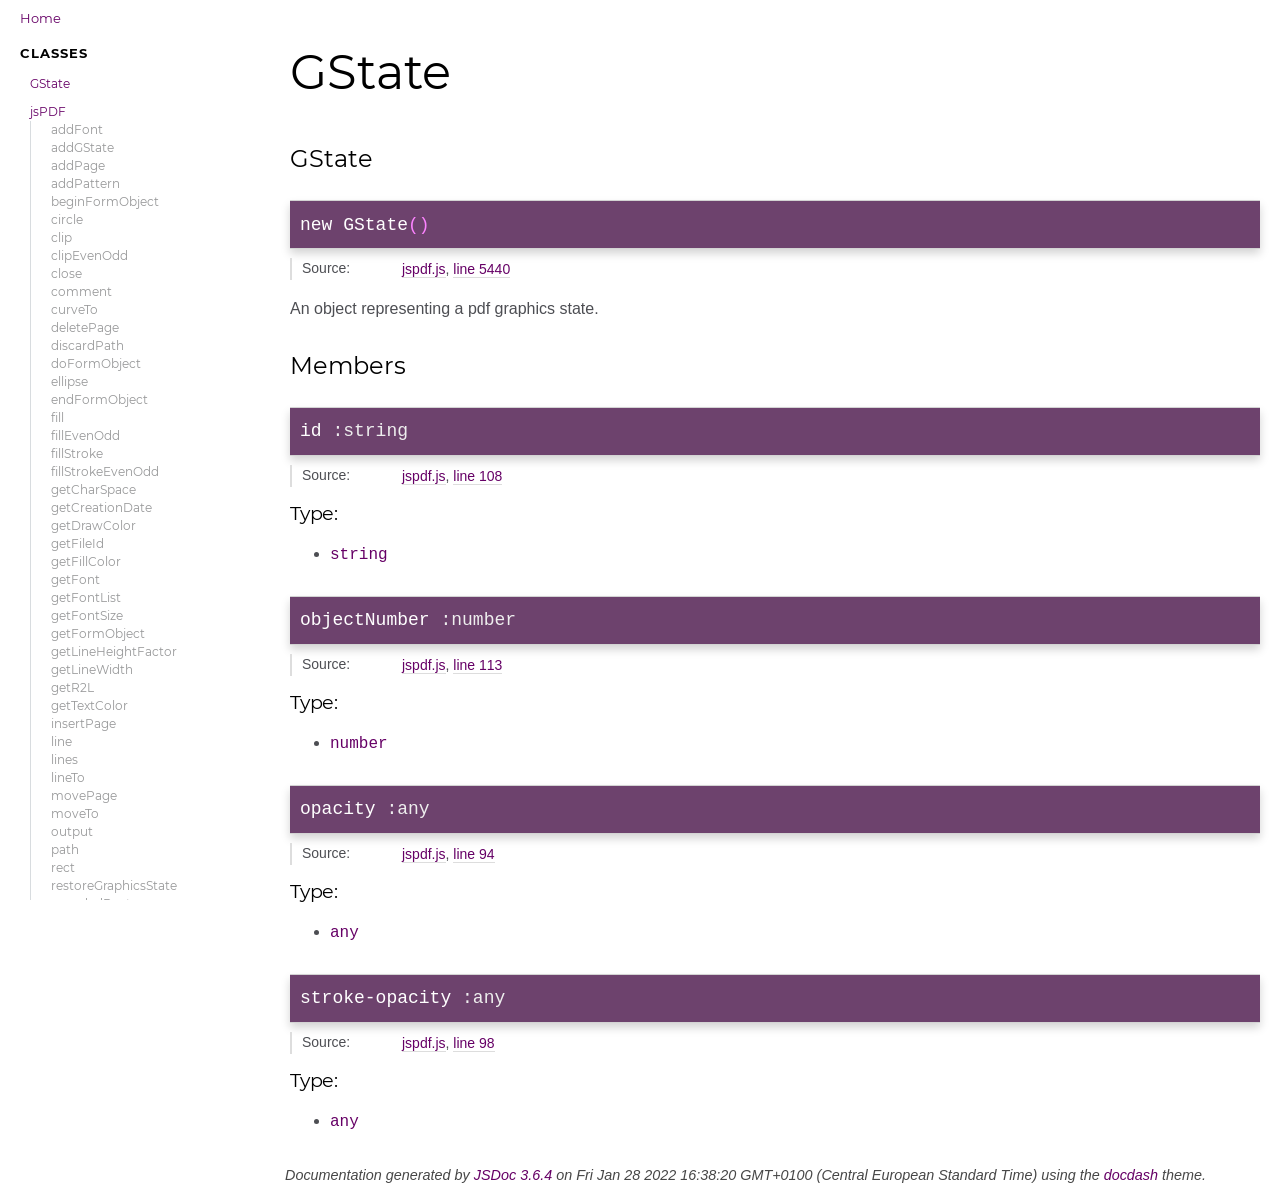
<file: jsPDF-master/docs/GState.html>
<!DOCTYPE html>
<html lang="en">
<head>
    
    <meta charset="utf-8">
    <title>GState - Documentation</title>
    
    
    <script src="scripts/prettify/prettify.js"></script>
    <script src="scripts/prettify/lang-css.js"></script>
    <!--[if lt IE 9]>
      <script src="//html5shiv.googlecode.com/svn/trunk/html5.js"></script>
    <![endif]-->
    <link type="text/css" rel="stylesheet" href="styles/prettify.css">
    <link type="text/css" rel="stylesheet" href="styles/jsdoc.css">
    <script src="scripts/nav.js" defer></script>
    <meta name="viewport" content="width=device-width, initial-scale=1.0">
</head>
<body>

<input type="checkbox" id="nav-trigger" class="nav-trigger" />
<label for="nav-trigger" class="navicon-button x">
  <div class="navicon"></div>
</label>

<label for="nav-trigger" class="overlay"></label>

<nav >
    
    <h2><a href="index.html">Home</a></h2><h3>Classes</h3><ul><li><a href="GState.html">GState</a></li><li><a href="jsPDF.html">jsPDF</a><ul class='methods'><li data-type='method'><a href="jsPDF.html#addFont">addFont</a></li><li data-type='method'><a href="jsPDF.html#addGState">addGState</a></li><li data-type='method'><a href="jsPDF.html#addPage">addPage</a></li><li data-type='method'><a href="jsPDF.html#addPattern">addPattern</a></li><li data-type='method'><a href="jsPDF.html#beginFormObject">beginFormObject</a></li><li data-type='method'><a href="jsPDF.html#circle">circle</a></li><li data-type='method'><a href="jsPDF.html#clip">clip</a></li><li data-type='method'><a href="jsPDF.html#clipEvenOdd">clipEvenOdd</a></li><li data-type='method'><a href="jsPDF.html#close">close</a></li><li data-type='method'><a href="jsPDF.html#comment">comment</a></li><li data-type='method'><a href="jsPDF.html#curveTo">curveTo</a></li><li data-type='method'><a href="jsPDF.html#deletePage">deletePage</a></li><li data-type='method'><a href="jsPDF.html#discardPath">discardPath</a></li><li data-type='method'><a href="jsPDF.html#doFormObject">doFormObject</a></li><li data-type='method'><a href="jsPDF.html#ellipse">ellipse</a></li><li data-type='method'><a href="jsPDF.html#endFormObject">endFormObject</a></li><li data-type='method'><a href="jsPDF.html#fill">fill</a></li><li data-type='method'><a href="jsPDF.html#fillEvenOdd">fillEvenOdd</a></li><li data-type='method'><a href="jsPDF.html#fillStroke">fillStroke</a></li><li data-type='method'><a href="jsPDF.html#fillStrokeEvenOdd">fillStrokeEvenOdd</a></li><li data-type='method'><a href="jsPDF.html#getCharSpace">getCharSpace</a></li><li data-type='method'><a href="jsPDF.html#getCreationDate">getCreationDate</a></li><li data-type='method'><a href="jsPDF.html#getDrawColor">getDrawColor</a></li><li data-type='method'><a href="jsPDF.html#getFileId">getFileId</a></li><li data-type='method'><a href="jsPDF.html#getFillColor">getFillColor</a></li><li data-type='method'><a href="jsPDF.html#getFont">getFont</a></li><li data-type='method'><a href="jsPDF.html#getFontList">getFontList</a></li><li data-type='method'><a href="jsPDF.html#getFontSize">getFontSize</a></li><li data-type='method'><a href="jsPDF.html#getFormObject">getFormObject</a></li><li data-type='method'><a href="jsPDF.html#getLineHeightFactor">getLineHeightFactor</a></li><li data-type='method'><a href="jsPDF.html#getLineWidth">getLineWidth</a></li><li data-type='method'><a href="jsPDF.html#getR2L">getR2L</a></li><li data-type='method'><a href="jsPDF.html#getTextColor">getTextColor</a></li><li data-type='method'><a href="jsPDF.html#insertPage">insertPage</a></li><li data-type='method'><a href="jsPDF.html#line">line</a></li><li data-type='method'><a href="jsPDF.html#lines">lines</a></li><li data-type='method'><a href="jsPDF.html#lineTo">lineTo</a></li><li data-type='method'><a href="jsPDF.html#movePage">movePage</a></li><li data-type='method'><a href="jsPDF.html#moveTo">moveTo</a></li><li data-type='method'><a href="jsPDF.html#output">output</a></li><li data-type='method'><a href="jsPDF.html#path">path</a></li><li data-type='method'><a href="jsPDF.html#rect">rect</a></li><li data-type='method'><a href="jsPDF.html#restoreGraphicsState">restoreGraphicsState</a></li><li data-type='method'><a href="jsPDF.html#roundedRect">roundedRect</a></li><li data-type='method'><a href="jsPDF.html#save">save</a></li><li data-type='method'><a href="jsPDF.html#saveGraphicsState">saveGraphicsState</a></li><li data-type='method'><a href="jsPDF.html#setCharSpace">setCharSpace</a></li><li data-type='method'><a href="jsPDF.html#setCreationDate">setCreationDate</a></li><li data-type='method'><a href="jsPDF.html#setCurrentTransformationMatrix">setCurrentTransformationMatrix</a></li><li data-type='method'><a href="jsPDF.html#setDisplayMode">setDisplayMode</a></li><li data-type='method'><a href="jsPDF.html#setDocumentProperties">setDocumentProperties</a></li><li data-type='method'><a href="jsPDF.html#setDrawColor">setDrawColor</a></li><li data-type='method'><a href="jsPDF.html#setFileId">setFileId</a></li><li data-type='method'><a href="jsPDF.html#setFillColor">setFillColor</a></li><li data-type='method'><a href="jsPDF.html#setFont">setFont</a></li><li data-type='method'><a href="jsPDF.html#setFontSize">setFontSize</a></li><li data-type='method'><a href="jsPDF.html#setGState">setGState</a></li><li data-type='method'><a href="jsPDF.html#setLineCap">setLineCap</a></li><li data-type='method'><a href="jsPDF.html#setLineDashPattern">setLineDashPattern</a></li><li data-type='method'><a href="jsPDF.html#setLineHeightFactor">setLineHeightFactor</a></li><li data-type='method'><a href="jsPDF.html#setLineJoin">setLineJoin</a></li><li data-type='method'><a href="jsPDF.html#setLineMiterLimit">setLineMiterLimit</a></li><li data-type='method'><a href="jsPDF.html#setLineWidth">setLineWidth</a></li><li data-type='method'><a href="jsPDF.html#setPage">setPage</a></li><li data-type='method'><a href="jsPDF.html#setPrecision">setPrecision</a></li><li data-type='method'><a href="jsPDF.html#setR2L">setR2L</a></li><li data-type='method'><a href="jsPDF.html#setTextColor">setTextColor</a></li><li data-type='method'><a href="jsPDF.html#stroke">stroke</a></li><li data-type='method'><a href="jsPDF.html#text">text</a></li><li data-type='method'><a href="jsPDF.html#triangle">triangle</a></li><li data-type='method'><a href="jsPDF.html#~addGState">addGState</a></li><li data-type='method'><a href="jsPDF.html#~addPattern">addPattern</a></li><li data-type='method'><a href="jsPDF.html#~hasHotfix">hasHotfix</a></li><li data-type='method'><a href="jsPDF.html#~Point">Point</a></li><li data-type='method'><a href="jsPDF.html#~Rectangle">Rectangle</a></li><li data-type='method'><a href="jsPDF.html#~RenderTarget">RenderTarget</a></li></ul></li><li><a href="jsPDF-API.GState.html">GState</a></li><li><a href="jsPDF-API.ShadingPattern.html">ShadingPattern</a></li><li><a href="jsPDF-API.TilingPattern.html">TilingPattern</a></li><li><a href="Matrix.html">Matrix</a><ul class='methods'><li data-type='method'><a href="Matrix.html#applyToPoint">applyToPoint</a></li><li data-type='method'><a href="Matrix.html#applyToRectangle">applyToRectangle</a></li><li data-type='method'><a href="Matrix.html#clone">clone</a></li><li data-type='method'><a href="Matrix.html#decompose">decompose</a></li><li data-type='method'><a href="Matrix.html#inversed">inversed</a></li><li data-type='method'><a href="Matrix.html#join">join</a></li><li data-type='method'><a href="Matrix.html#multiply">multiply</a></li><li data-type='method'><a href="Matrix.html#toString">toString</a></li></ul></li><li><a href="module-AcroForm-AcroFormButton.html">AcroFormButton</a></li><li><a href="module-AcroForm-AcroFormCheckBox.html">AcroFormCheckBox</a></li><li><a href="module-AcroForm-AcroFormChoiceField.html">AcroFormChoiceField</a></li><li><a href="module-AcroForm-AcroFormComboBox.html">AcroFormComboBox</a><ul class='methods'><li data-type='method'><a href="module-AcroForm-AcroFormComboBox.html#addOption">addOption</a></li><li data-type='method'><a href="module-AcroForm-AcroFormComboBox.html#getOptions">getOptions</a></li><li data-type='method'><a href="module-AcroForm-AcroFormComboBox.html#removeOption">removeOption</a></li><li data-type='method'><a href="module-AcroForm-AcroFormComboBox.html#setOptions">setOptions</a></li></ul></li><li><a href="module-AcroForm-AcroFormEditBox.html">AcroFormEditBox</a><ul class='methods'><li data-type='method'><a href="module-AcroForm-AcroFormEditBox.html#addOption">addOption</a></li><li data-type='method'><a href="module-AcroForm-AcroFormEditBox.html#getOptions">getOptions</a></li><li data-type='method'><a href="module-AcroForm-AcroFormEditBox.html#removeOption">removeOption</a></li><li data-type='method'><a href="module-AcroForm-AcroFormEditBox.html#setOptions">setOptions</a></li></ul></li><li><a href="module-AcroForm-AcroFormField.html">AcroFormField</a></li><li><a href="module-AcroForm-AcroFormListBox.html">AcroFormListBox</a><ul class='methods'><li data-type='method'><a href="module-AcroForm-AcroFormListBox.html#addOption">addOption</a></li><li data-type='method'><a href="module-AcroForm-AcroFormListBox.html#getOptions">getOptions</a></li><li data-type='method'><a href="module-AcroForm-AcroFormListBox.html#removeOption">removeOption</a></li><li data-type='method'><a href="module-AcroForm-AcroFormListBox.html#setOptions">setOptions</a></li></ul></li><li><a href="module-AcroForm-AcroFormPasswordField.html">AcroFormPasswordField</a></li><li><a href="module-AcroForm-AcroFormPDFObject.html">AcroFormPDFObject</a></li><li><a href="module-AcroForm-AcroFormPushButton.html">AcroFormPushButton</a></li><li><a href="module-AcroForm-AcroFormRadioButton.html">AcroFormRadioButton</a></li><li><a href="module-AcroForm-AcroFormTextField.html">AcroFormTextField</a></li><li><a href="module-canvas-Canvas.html">Canvas</a></li></ul><h3>Modules</h3><ul><li><a href="module-AcroForm.html">AcroForm</a><ul class='methods'><li data-type='method'><a href="module-AcroForm.html#addField">addField</a></li><li data-type='method'><a href="module-AcroForm.html#~AcroFormDictionaryCallback">AcroFormDictionaryCallback</a></li><li data-type='method'><a href="module-AcroForm.html#~calculateFontSpace">calculateFontSpace</a></li><li data-type='method'><a href="module-AcroForm.html#~createAnnotationReference">createAnnotationReference</a></li><li data-type='method'><a href="module-AcroForm.html#~createFieldCallback">createFieldCallback</a></li></ul></li><li><a href="module-addImage.html">addImage</a><ul class='methods'><li data-type='method'><a href="module-addImage.html#~addImage">addImage</a></li><li data-type='method'><a href="module-addImage.html#~arrayBufferToBinaryString">arrayBufferToBinaryString</a></li><li data-type='method'><a href="module-addImage.html#~binaryStringToUint8Array">binaryStringToUint8Array</a></li><li data-type='method'><a href="module-addImage.html#~convertBase64ToBinaryString">convertBase64ToBinaryString</a></li><li data-type='method'><a href="module-addImage.html#~extractImageFromDataUrl">extractImageFromDataUrl</a></li><li data-type='method'><a href="module-addImage.html#~getImageFileTypeByImageData">getImageFileTypeByImageData</a></li><li data-type='method'><a href="module-addImage.html#~getImageProperties">getImageProperties</a></li><li data-type='method'><a href="module-addImage.html#~isArrayBuffer">isArrayBuffer</a></li><li data-type='method'><a href="module-addImage.html#~isArrayBufferView">isArrayBufferView</a></li><li data-type='method'><a href="module-addImage.html#~sHashCode">sHashCode</a></li><li data-type='method'><a href="module-addImage.html#~supportsArrayBuffer">supportsArrayBuffer</a></li><li data-type='method'><a href="module-addImage.html#~validateStringAsBase64">validateStringAsBase64</a></li></ul></li><li><a href="module-annotations.html">annotations</a><ul class='methods'><li data-type='method'><a href="module-annotations.html#~createAnnotation">createAnnotation</a></li><li data-type='method'><a href="module-annotations.html#~getTextWidth">getTextWidth</a></li><li data-type='method'><a href="module-annotations.html#~link">link</a></li><li data-type='method'><a href="module-annotations.html#~textWithLink">textWithLink</a></li></ul></li><li><a href="module-arabic.html">arabic</a><ul class='methods'><li data-type='method'><a href="module-arabic.html#~processArabic">processArabic</a></li></ul></li><li><a href="module-autoprint.html">autoprint</a><ul class='methods'><li data-type='method'><a href="module-autoprint.html#~autoPrint">autoPrint</a></li></ul></li><li><a href="module-bmp_support.html">bmp_support</a></li><li><a href="module-canvas.html">canvas</a><ul class='methods'><li data-type='method'><a href="module-canvas.html#~getContext">getContext</a></li><li data-type='method'><a href="module-canvas.html#~toDataURL">toDataURL</a></li></ul></li><li><a href="module-cell.html">cell</a><ul class='methods'><li data-type='method'><a href="module-cell.html#~cell">cell</a></li><li data-type='method'><a href="module-cell.html#~cellAddPage">cellAddPage</a></li><li data-type='method'><a href="module-cell.html#~getTextDimensions">getTextDimensions</a></li><li data-type='method'><a href="module-cell.html#~printHeaderRow">printHeaderRow</a></li><li data-type='method'><a href="module-cell.html#~setHeaderFunction">setHeaderFunction</a></li><li data-type='method'><a href="module-cell.html#~setTableHeaderRow">setTableHeaderRow</a></li><li data-type='method'><a href="module-cell.html#~table">table</a></li></ul></li><li><a href="module-context2d.html">context2d</a><ul class='methods'><li data-type='method'><a href="module-context2d.html#~arc">arc</a></li><li data-type='method'><a href="module-context2d.html#~arcTo">arcTo</a></li><li data-type='method'><a href="module-context2d.html#~beginPath">beginPath</a></li><li data-type='method'><a href="module-context2d.html#~bezierCurveTo">bezierCurveTo</a></li><li data-type='method'><a href="module-context2d.html#~clearRect">clearRect</a></li><li data-type='method'><a href="module-context2d.html#~clip">clip</a></li><li data-type='method'><a href="module-context2d.html#~closePath">closePath</a></li><li data-type='method'><a href="module-context2d.html#~createArc">createArc</a></li><li data-type='method'><a href="module-context2d.html#~fillRect">fillRect</a></li><li data-type='method'><a href="module-context2d.html#~fillText">fillText</a></li><li data-type='method'><a href="module-context2d.html#~getLineDash">getLineDash</a></li><li data-type='method'><a href="module-context2d.html#~lineTo">lineTo</a></li><li data-type='method'><a href="module-context2d.html#~measureText">measureText</a></li><li data-type='method'><a href="module-context2d.html#~moveTo">moveTo</a></li><li data-type='method'><a href="module-context2d.html#~quadraticCurveTo">quadraticCurveTo</a></li><li data-type='method'><a href="module-context2d.html#~rect">rect</a></li><li data-type='method'><a href="module-context2d.html#~restore">restore</a></li><li data-type='method'><a href="module-context2d.html#~rotate">rotate</a></li><li data-type='method'><a href="module-context2d.html#~save">save</a></li><li data-type='method'><a href="module-context2d.html#~scale">scale</a></li><li data-type='method'><a href="module-context2d.html#~setLineDash">setLineDash</a></li><li data-type='method'><a href="module-context2d.html#~setTransform">setTransform</a></li><li data-type='method'><a href="module-context2d.html#~stroke">stroke</a></li><li data-type='method'><a href="module-context2d.html#~strokeRect">strokeRect</a></li><li data-type='method'><a href="module-context2d.html#~strokeText">strokeText</a></li><li data-type='method'><a href="module-context2d.html#~toDataURL">toDataURL</a></li><li data-type='method'><a href="module-context2d.html#~transform">transform</a></li><li data-type='method'><a href="module-context2d.html#~translate">translate</a></li></ul></li><li><a href="module-fileloading.html">fileloading</a><ul class='methods'><li data-type='method'><a href="module-fileloading.html#~loadFile">loadFile</a></li><li data-type='method'><a href="module-fileloading.html#~loadImageFile">loadImageFile</a></li></ul></li><li><a href="module-gif_support.html">gif_support</a></li><li><a href="module-html.html">html</a><ul class='methods'><li data-type='method'><a href="module-html.html#~html">html</a></li></ul></li><li><a href="module-javascript.html">javascript</a><ul class='methods'><li data-type='method'><a href="module-javascript.html#~addJS">addJS</a></li></ul></li><li><a href="module-jpeg_support.html">jpeg_support</a></li><li><a href="module-outline.html">outline</a></li><li><a href="module-png_support.html">png_support</a></li><li><a href="module-rgba_support.html">rgba_support</a></li><li><a href="module-setLanguage.html">setLanguage</a><ul class='methods'><li data-type='method'><a href="module-setLanguage.html#~setLanguage">setLanguage</a></li></ul></li><li><a href="module-split_text_to_size.html">split_text_to_size</a><ul class='methods'><li data-type='method'><a href="module-split_text_to_size.html#~getCharWidthsArray">getCharWidthsArray</a></li><li data-type='method'><a href="module-split_text_to_size.html#~getStringUnitWidth">getStringUnitWidth</a></li><li data-type='method'><a href="module-split_text_to_size.html#~splitTextToSize">splitTextToSize</a></li></ul></li><li><a href="module-standard_fonts_metrics.html">standard_fonts_metrics</a></li><li><a href="module-svg.html">svg</a><ul class='methods'><li data-type='method'><a href="module-svg.html#~addSvgAsImage">addSvgAsImage</a></li></ul></li><li><a href="module-total_pages.html">total_pages</a><ul class='methods'><li data-type='method'><a href="module-total_pages.html#~putTotalPages">putTotalPages</a></li></ul></li><li><a href="module-ttfsupport.html">ttfsupport</a></li><li><a href="module-utf8.html">utf8</a></li><li><a href="module-vFS.html">vFS</a><ul class='methods'><li data-type='method'><a href="module-vFS.html#~addFileToVFS">addFileToVFS</a></li><li data-type='method'><a href="module-vFS.html#~existsFileInVFS">existsFileInVFS</a></li><li data-type='method'><a href="module-vFS.html#~getFileFromVFS">getFileFromVFS</a></li></ul></li><li><a href="module-viewerpreferences.html">viewerpreferences</a><ul class='methods'><li data-type='method'><a href="module-viewerpreferences.html#~viewerPreferences">viewerPreferences</a></li></ul></li><li><a href="module-webp_support.html">webp_support</a></li><li><a href="module-xmp_metadata.html">xmp_metadata</a><ul class='methods'><li data-type='method'><a href="module-xmp_metadata.html#~addMetadata">addMetadata</a></li></ul></li></ul><h3>Global</h3><ul><li><a href="global.html#constructor">constructor</a></li><li><a href="global.html#encryptor">encryptor</a></li><li><a href="global.html#hexToBytes">hexToBytes</a></li><li><a href="global.html#lsbFirstWord">lsbFirstWord</a></li><li><a href="global.html#mapArrayBufferViews">mapArrayBufferViews</a></li><li><a href="global.html#md5cycle">md5cycle</a></li><li><a href="global.html#processOwnerPassword">processOwnerPassword</a></li><li><a href="global.html#rc4">rc4</a></li><li><a href="global.html#repeat">repeat</a></li><li><a href="global.html#RGBColor">RGBColor</a></li><li><a href="global.html#SetsoptionsforBidiconversion">Sets options for Bidi conversion</a></li><li><a href="global.html#toHexString">toHexString</a></li><li><a href="global.html#toPDFName">toPDFName</a></li></ul>
</nav>

<div id="main">
    
    <h1 class="page-title">GState</h1>
    

    




<section>

<header>
    
        <h2>
        GState
        </h2>
        
    
</header>

<article>
    
        <div class="container-overview">
        
            

    

    <h4 class="name" id="GState"><span class="type-signature"></span>new GState<span class="signature">()</span><span class="type-signature"></span></h4>

    




<dl class="details">

    
    <dt class="tag-source">Source:</dt>
    <dd class="tag-source"><ul class="dummy"><li>
        <a href="jspdf.js.html">jspdf.js</a>, <a href="jspdf.js.html#line5440">line 5440</a>
    </li></ul></dd>
    

    

    

    

    

    

    

    

    

    

    

    

    

    

    

    
</dl>





<div class="description usertext">
    <p>An object representing a pdf graphics state.</p>
</div>




























        
        </div>
    

    

    

    
    
    

     

    

    
        <h3 class="subsection-title">Members</h3>

        
            
<h4 class="name" id="id"><span class="type-signature"></span>id<span class="type-signature"> :string</span></h4>





<dl class="details">

    
    <dt class="tag-source">Source:</dt>
    <dd class="tag-source"><ul class="dummy"><li>
        <a href="jspdf.js.html">jspdf.js</a>, <a href="jspdf.js.html#line108">line 108</a>
    </li></ul></dd>
    

    

    

    

    

    

    

    

    

    

    

    

    

    

    

    
</dl>







    <h5>Type:</h5>
    <ul>
        <li>
            
<span class="param-type">string</span>


        </li>
    </ul>






        
            
<h4 class="name" id="objectNumber"><span class="type-signature"></span>objectNumber<span class="type-signature"> :number</span></h4>





<dl class="details">

    
    <dt class="tag-source">Source:</dt>
    <dd class="tag-source"><ul class="dummy"><li>
        <a href="jspdf.js.html">jspdf.js</a>, <a href="jspdf.js.html#line113">line 113</a>
    </li></ul></dd>
    

    

    

    

    

    

    

    

    

    

    

    

    

    

    

    
</dl>







    <h5>Type:</h5>
    <ul>
        <li>
            
<span class="param-type">number</span>


        </li>
    </ul>






        
            
<h4 class="name" id="opacity"><span class="type-signature"></span>opacity<span class="type-signature"> :any</span></h4>





<dl class="details">

    
    <dt class="tag-source">Source:</dt>
    <dd class="tag-source"><ul class="dummy"><li>
        <a href="jspdf.js.html">jspdf.js</a>, <a href="jspdf.js.html#line94">line 94</a>
    </li></ul></dd>
    

    

    

    

    

    

    

    

    

    

    

    

    

    

    

    
</dl>







    <h5>Type:</h5>
    <ul>
        <li>
            
<span class="param-type">any</span>


        </li>
    </ul>






        
            
<h4 class="name" id="stroke-opacity"><span class="type-signature"></span>stroke-opacity<span class="type-signature"> :any</span></h4>





<dl class="details">

    
    <dt class="tag-source">Source:</dt>
    <dd class="tag-source"><ul class="dummy"><li>
        <a href="jspdf.js.html">jspdf.js</a>, <a href="jspdf.js.html#line98">line 98</a>
    </li></ul></dd>
    

    

    

    

    

    

    

    

    

    

    

    

    

    

    

    
</dl>







    <h5>Type:</h5>
    <ul>
        <li>
            
<span class="param-type">any</span>


        </li>
    </ul>






        
    

    

    

    
</article>

</section>




    
    
</div>

<br class="clear">

<footer>
    Documentation generated by <a href="https://github.com/jsdoc3/jsdoc">JSDoc 3.6.4</a> on Fri Jan 28 2022 16:38:20 GMT+0100 (Central European Standard Time) using the <a href="https://github.com/clenemt/docdash">docdash</a> theme.
</footer>

<script>prettyPrint();</script>
<script src="scripts/polyfill.js"></script>
<script src="scripts/linenumber.js"></script>



</body>
</html>
</file>
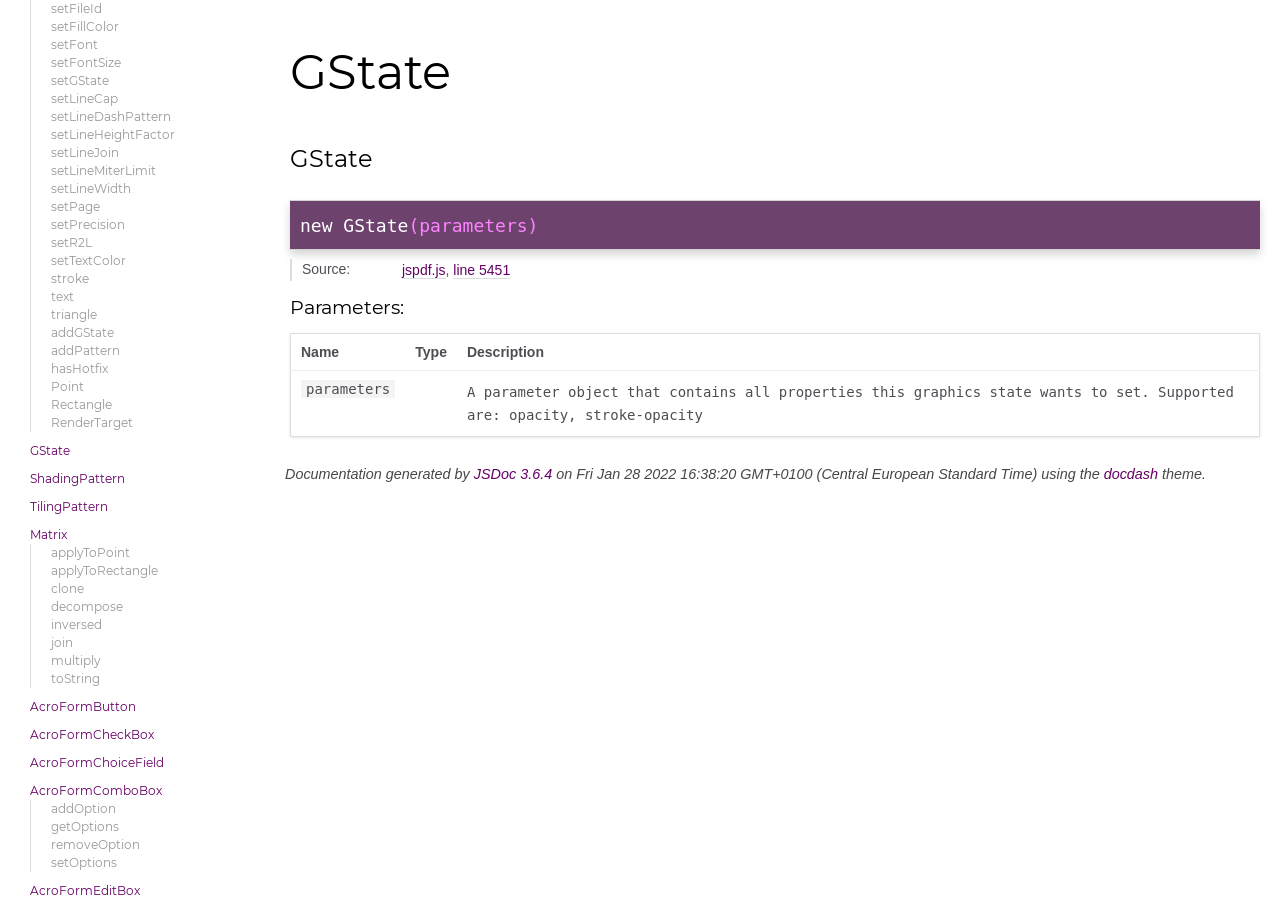
<file: jsPDF-master/docs/jsPDF-API.GState.html>
<!DOCTYPE html>
<html lang="en">
<head>
    
    <meta charset="utf-8">
    <title>GState - Documentation</title>
    
    
    <script src="scripts/prettify/prettify.js"></script>
    <script src="scripts/prettify/lang-css.js"></script>
    <!--[if lt IE 9]>
      <script src="//html5shiv.googlecode.com/svn/trunk/html5.js"></script>
    <![endif]-->
    <link type="text/css" rel="stylesheet" href="styles/prettify.css">
    <link type="text/css" rel="stylesheet" href="styles/jsdoc.css">
    <script src="scripts/nav.js" defer></script>
    <meta name="viewport" content="width=device-width, initial-scale=1.0">
</head>
<body>

<input type="checkbox" id="nav-trigger" class="nav-trigger" />
<label for="nav-trigger" class="navicon-button x">
  <div class="navicon"></div>
</label>

<label for="nav-trigger" class="overlay"></label>

<nav >
    
    <h2><a href="index.html">Home</a></h2><h3>Classes</h3><ul><li><a href="GState.html">GState</a></li><li><a href="jsPDF.html">jsPDF</a><ul class='methods'><li data-type='method'><a href="jsPDF.html#addFont">addFont</a></li><li data-type='method'><a href="jsPDF.html#addGState">addGState</a></li><li data-type='method'><a href="jsPDF.html#addPage">addPage</a></li><li data-type='method'><a href="jsPDF.html#addPattern">addPattern</a></li><li data-type='method'><a href="jsPDF.html#beginFormObject">beginFormObject</a></li><li data-type='method'><a href="jsPDF.html#circle">circle</a></li><li data-type='method'><a href="jsPDF.html#clip">clip</a></li><li data-type='method'><a href="jsPDF.html#clipEvenOdd">clipEvenOdd</a></li><li data-type='method'><a href="jsPDF.html#close">close</a></li><li data-type='method'><a href="jsPDF.html#comment">comment</a></li><li data-type='method'><a href="jsPDF.html#curveTo">curveTo</a></li><li data-type='method'><a href="jsPDF.html#deletePage">deletePage</a></li><li data-type='method'><a href="jsPDF.html#discardPath">discardPath</a></li><li data-type='method'><a href="jsPDF.html#doFormObject">doFormObject</a></li><li data-type='method'><a href="jsPDF.html#ellipse">ellipse</a></li><li data-type='method'><a href="jsPDF.html#endFormObject">endFormObject</a></li><li data-type='method'><a href="jsPDF.html#fill">fill</a></li><li data-type='method'><a href="jsPDF.html#fillEvenOdd">fillEvenOdd</a></li><li data-type='method'><a href="jsPDF.html#fillStroke">fillStroke</a></li><li data-type='method'><a href="jsPDF.html#fillStrokeEvenOdd">fillStrokeEvenOdd</a></li><li data-type='method'><a href="jsPDF.html#getCharSpace">getCharSpace</a></li><li data-type='method'><a href="jsPDF.html#getCreationDate">getCreationDate</a></li><li data-type='method'><a href="jsPDF.html#getDrawColor">getDrawColor</a></li><li data-type='method'><a href="jsPDF.html#getFileId">getFileId</a></li><li data-type='method'><a href="jsPDF.html#getFillColor">getFillColor</a></li><li data-type='method'><a href="jsPDF.html#getFont">getFont</a></li><li data-type='method'><a href="jsPDF.html#getFontList">getFontList</a></li><li data-type='method'><a href="jsPDF.html#getFontSize">getFontSize</a></li><li data-type='method'><a href="jsPDF.html#getFormObject">getFormObject</a></li><li data-type='method'><a href="jsPDF.html#getLineHeightFactor">getLineHeightFactor</a></li><li data-type='method'><a href="jsPDF.html#getLineWidth">getLineWidth</a></li><li data-type='method'><a href="jsPDF.html#getR2L">getR2L</a></li><li data-type='method'><a href="jsPDF.html#getTextColor">getTextColor</a></li><li data-type='method'><a href="jsPDF.html#insertPage">insertPage</a></li><li data-type='method'><a href="jsPDF.html#line">line</a></li><li data-type='method'><a href="jsPDF.html#lines">lines</a></li><li data-type='method'><a href="jsPDF.html#lineTo">lineTo</a></li><li data-type='method'><a href="jsPDF.html#movePage">movePage</a></li><li data-type='method'><a href="jsPDF.html#moveTo">moveTo</a></li><li data-type='method'><a href="jsPDF.html#output">output</a></li><li data-type='method'><a href="jsPDF.html#path">path</a></li><li data-type='method'><a href="jsPDF.html#rect">rect</a></li><li data-type='method'><a href="jsPDF.html#restoreGraphicsState">restoreGraphicsState</a></li><li data-type='method'><a href="jsPDF.html#roundedRect">roundedRect</a></li><li data-type='method'><a href="jsPDF.html#save">save</a></li><li data-type='method'><a href="jsPDF.html#saveGraphicsState">saveGraphicsState</a></li><li data-type='method'><a href="jsPDF.html#setCharSpace">setCharSpace</a></li><li data-type='method'><a href="jsPDF.html#setCreationDate">setCreationDate</a></li><li data-type='method'><a href="jsPDF.html#setCurrentTransformationMatrix">setCurrentTransformationMatrix</a></li><li data-type='method'><a href="jsPDF.html#setDisplayMode">setDisplayMode</a></li><li data-type='method'><a href="jsPDF.html#setDocumentProperties">setDocumentProperties</a></li><li data-type='method'><a href="jsPDF.html#setDrawColor">setDrawColor</a></li><li data-type='method'><a href="jsPDF.html#setFileId">setFileId</a></li><li data-type='method'><a href="jsPDF.html#setFillColor">setFillColor</a></li><li data-type='method'><a href="jsPDF.html#setFont">setFont</a></li><li data-type='method'><a href="jsPDF.html#setFontSize">setFontSize</a></li><li data-type='method'><a href="jsPDF.html#setGState">setGState</a></li><li data-type='method'><a href="jsPDF.html#setLineCap">setLineCap</a></li><li data-type='method'><a href="jsPDF.html#setLineDashPattern">setLineDashPattern</a></li><li data-type='method'><a href="jsPDF.html#setLineHeightFactor">setLineHeightFactor</a></li><li data-type='method'><a href="jsPDF.html#setLineJoin">setLineJoin</a></li><li data-type='method'><a href="jsPDF.html#setLineMiterLimit">setLineMiterLimit</a></li><li data-type='method'><a href="jsPDF.html#setLineWidth">setLineWidth</a></li><li data-type='method'><a href="jsPDF.html#setPage">setPage</a></li><li data-type='method'><a href="jsPDF.html#setPrecision">setPrecision</a></li><li data-type='method'><a href="jsPDF.html#setR2L">setR2L</a></li><li data-type='method'><a href="jsPDF.html#setTextColor">setTextColor</a></li><li data-type='method'><a href="jsPDF.html#stroke">stroke</a></li><li data-type='method'><a href="jsPDF.html#text">text</a></li><li data-type='method'><a href="jsPDF.html#triangle">triangle</a></li><li data-type='method'><a href="jsPDF.html#~addGState">addGState</a></li><li data-type='method'><a href="jsPDF.html#~addPattern">addPattern</a></li><li data-type='method'><a href="jsPDF.html#~hasHotfix">hasHotfix</a></li><li data-type='method'><a href="jsPDF.html#~Point">Point</a></li><li data-type='method'><a href="jsPDF.html#~Rectangle">Rectangle</a></li><li data-type='method'><a href="jsPDF.html#~RenderTarget">RenderTarget</a></li></ul></li><li><a href="jsPDF-API.GState.html">GState</a></li><li><a href="jsPDF-API.ShadingPattern.html">ShadingPattern</a></li><li><a href="jsPDF-API.TilingPattern.html">TilingPattern</a></li><li><a href="Matrix.html">Matrix</a><ul class='methods'><li data-type='method'><a href="Matrix.html#applyToPoint">applyToPoint</a></li><li data-type='method'><a href="Matrix.html#applyToRectangle">applyToRectangle</a></li><li data-type='method'><a href="Matrix.html#clone">clone</a></li><li data-type='method'><a href="Matrix.html#decompose">decompose</a></li><li data-type='method'><a href="Matrix.html#inversed">inversed</a></li><li data-type='method'><a href="Matrix.html#join">join</a></li><li data-type='method'><a href="Matrix.html#multiply">multiply</a></li><li data-type='method'><a href="Matrix.html#toString">toString</a></li></ul></li><li><a href="module-AcroForm-AcroFormButton.html">AcroFormButton</a></li><li><a href="module-AcroForm-AcroFormCheckBox.html">AcroFormCheckBox</a></li><li><a href="module-AcroForm-AcroFormChoiceField.html">AcroFormChoiceField</a></li><li><a href="module-AcroForm-AcroFormComboBox.html">AcroFormComboBox</a><ul class='methods'><li data-type='method'><a href="module-AcroForm-AcroFormComboBox.html#addOption">addOption</a></li><li data-type='method'><a href="module-AcroForm-AcroFormComboBox.html#getOptions">getOptions</a></li><li data-type='method'><a href="module-AcroForm-AcroFormComboBox.html#removeOption">removeOption</a></li><li data-type='method'><a href="module-AcroForm-AcroFormComboBox.html#setOptions">setOptions</a></li></ul></li><li><a href="module-AcroForm-AcroFormEditBox.html">AcroFormEditBox</a><ul class='methods'><li data-type='method'><a href="module-AcroForm-AcroFormEditBox.html#addOption">addOption</a></li><li data-type='method'><a href="module-AcroForm-AcroFormEditBox.html#getOptions">getOptions</a></li><li data-type='method'><a href="module-AcroForm-AcroFormEditBox.html#removeOption">removeOption</a></li><li data-type='method'><a href="module-AcroForm-AcroFormEditBox.html#setOptions">setOptions</a></li></ul></li><li><a href="module-AcroForm-AcroFormField.html">AcroFormField</a></li><li><a href="module-AcroForm-AcroFormListBox.html">AcroFormListBox</a><ul class='methods'><li data-type='method'><a href="module-AcroForm-AcroFormListBox.html#addOption">addOption</a></li><li data-type='method'><a href="module-AcroForm-AcroFormListBox.html#getOptions">getOptions</a></li><li data-type='method'><a href="module-AcroForm-AcroFormListBox.html#removeOption">removeOption</a></li><li data-type='method'><a href="module-AcroForm-AcroFormListBox.html#setOptions">setOptions</a></li></ul></li><li><a href="module-AcroForm-AcroFormPasswordField.html">AcroFormPasswordField</a></li><li><a href="module-AcroForm-AcroFormPDFObject.html">AcroFormPDFObject</a></li><li><a href="module-AcroForm-AcroFormPushButton.html">AcroFormPushButton</a></li><li><a href="module-AcroForm-AcroFormRadioButton.html">AcroFormRadioButton</a></li><li><a href="module-AcroForm-AcroFormTextField.html">AcroFormTextField</a></li><li><a href="module-canvas-Canvas.html">Canvas</a></li></ul><h3>Modules</h3><ul><li><a href="module-AcroForm.html">AcroForm</a><ul class='methods'><li data-type='method'><a href="module-AcroForm.html#addField">addField</a></li><li data-type='method'><a href="module-AcroForm.html#~AcroFormDictionaryCallback">AcroFormDictionaryCallback</a></li><li data-type='method'><a href="module-AcroForm.html#~calculateFontSpace">calculateFontSpace</a></li><li data-type='method'><a href="module-AcroForm.html#~createAnnotationReference">createAnnotationReference</a></li><li data-type='method'><a href="module-AcroForm.html#~createFieldCallback">createFieldCallback</a></li></ul></li><li><a href="module-addImage.html">addImage</a><ul class='methods'><li data-type='method'><a href="module-addImage.html#~addImage">addImage</a></li><li data-type='method'><a href="module-addImage.html#~arrayBufferToBinaryString">arrayBufferToBinaryString</a></li><li data-type='method'><a href="module-addImage.html#~binaryStringToUint8Array">binaryStringToUint8Array</a></li><li data-type='method'><a href="module-addImage.html#~convertBase64ToBinaryString">convertBase64ToBinaryString</a></li><li data-type='method'><a href="module-addImage.html#~extractImageFromDataUrl">extractImageFromDataUrl</a></li><li data-type='method'><a href="module-addImage.html#~getImageFileTypeByImageData">getImageFileTypeByImageData</a></li><li data-type='method'><a href="module-addImage.html#~getImageProperties">getImageProperties</a></li><li data-type='method'><a href="module-addImage.html#~isArrayBuffer">isArrayBuffer</a></li><li data-type='method'><a href="module-addImage.html#~isArrayBufferView">isArrayBufferView</a></li><li data-type='method'><a href="module-addImage.html#~sHashCode">sHashCode</a></li><li data-type='method'><a href="module-addImage.html#~supportsArrayBuffer">supportsArrayBuffer</a></li><li data-type='method'><a href="module-addImage.html#~validateStringAsBase64">validateStringAsBase64</a></li></ul></li><li><a href="module-annotations.html">annotations</a><ul class='methods'><li data-type='method'><a href="module-annotations.html#~createAnnotation">createAnnotation</a></li><li data-type='method'><a href="module-annotations.html#~getTextWidth">getTextWidth</a></li><li data-type='method'><a href="module-annotations.html#~link">link</a></li><li data-type='method'><a href="module-annotations.html#~textWithLink">textWithLink</a></li></ul></li><li><a href="module-arabic.html">arabic</a><ul class='methods'><li data-type='method'><a href="module-arabic.html#~processArabic">processArabic</a></li></ul></li><li><a href="module-autoprint.html">autoprint</a><ul class='methods'><li data-type='method'><a href="module-autoprint.html#~autoPrint">autoPrint</a></li></ul></li><li><a href="module-bmp_support.html">bmp_support</a></li><li><a href="module-canvas.html">canvas</a><ul class='methods'><li data-type='method'><a href="module-canvas.html#~getContext">getContext</a></li><li data-type='method'><a href="module-canvas.html#~toDataURL">toDataURL</a></li></ul></li><li><a href="module-cell.html">cell</a><ul class='methods'><li data-type='method'><a href="module-cell.html#~cell">cell</a></li><li data-type='method'><a href="module-cell.html#~cellAddPage">cellAddPage</a></li><li data-type='method'><a href="module-cell.html#~getTextDimensions">getTextDimensions</a></li><li data-type='method'><a href="module-cell.html#~printHeaderRow">printHeaderRow</a></li><li data-type='method'><a href="module-cell.html#~setHeaderFunction">setHeaderFunction</a></li><li data-type='method'><a href="module-cell.html#~setTableHeaderRow">setTableHeaderRow</a></li><li data-type='method'><a href="module-cell.html#~table">table</a></li></ul></li><li><a href="module-context2d.html">context2d</a><ul class='methods'><li data-type='method'><a href="module-context2d.html#~arc">arc</a></li><li data-type='method'><a href="module-context2d.html#~arcTo">arcTo</a></li><li data-type='method'><a href="module-context2d.html#~beginPath">beginPath</a></li><li data-type='method'><a href="module-context2d.html#~bezierCurveTo">bezierCurveTo</a></li><li data-type='method'><a href="module-context2d.html#~clearRect">clearRect</a></li><li data-type='method'><a href="module-context2d.html#~clip">clip</a></li><li data-type='method'><a href="module-context2d.html#~closePath">closePath</a></li><li data-type='method'><a href="module-context2d.html#~createArc">createArc</a></li><li data-type='method'><a href="module-context2d.html#~fillRect">fillRect</a></li><li data-type='method'><a href="module-context2d.html#~fillText">fillText</a></li><li data-type='method'><a href="module-context2d.html#~getLineDash">getLineDash</a></li><li data-type='method'><a href="module-context2d.html#~lineTo">lineTo</a></li><li data-type='method'><a href="module-context2d.html#~measureText">measureText</a></li><li data-type='method'><a href="module-context2d.html#~moveTo">moveTo</a></li><li data-type='method'><a href="module-context2d.html#~quadraticCurveTo">quadraticCurveTo</a></li><li data-type='method'><a href="module-context2d.html#~rect">rect</a></li><li data-type='method'><a href="module-context2d.html#~restore">restore</a></li><li data-type='method'><a href="module-context2d.html#~rotate">rotate</a></li><li data-type='method'><a href="module-context2d.html#~save">save</a></li><li data-type='method'><a href="module-context2d.html#~scale">scale</a></li><li data-type='method'><a href="module-context2d.html#~setLineDash">setLineDash</a></li><li data-type='method'><a href="module-context2d.html#~setTransform">setTransform</a></li><li data-type='method'><a href="module-context2d.html#~stroke">stroke</a></li><li data-type='method'><a href="module-context2d.html#~strokeRect">strokeRect</a></li><li data-type='method'><a href="module-context2d.html#~strokeText">strokeText</a></li><li data-type='method'><a href="module-context2d.html#~toDataURL">toDataURL</a></li><li data-type='method'><a href="module-context2d.html#~transform">transform</a></li><li data-type='method'><a href="module-context2d.html#~translate">translate</a></li></ul></li><li><a href="module-fileloading.html">fileloading</a><ul class='methods'><li data-type='method'><a href="module-fileloading.html#~loadFile">loadFile</a></li><li data-type='method'><a href="module-fileloading.html#~loadImageFile">loadImageFile</a></li></ul></li><li><a href="module-gif_support.html">gif_support</a></li><li><a href="module-html.html">html</a><ul class='methods'><li data-type='method'><a href="module-html.html#~html">html</a></li></ul></li><li><a href="module-javascript.html">javascript</a><ul class='methods'><li data-type='method'><a href="module-javascript.html#~addJS">addJS</a></li></ul></li><li><a href="module-jpeg_support.html">jpeg_support</a></li><li><a href="module-outline.html">outline</a></li><li><a href="module-png_support.html">png_support</a></li><li><a href="module-rgba_support.html">rgba_support</a></li><li><a href="module-setLanguage.html">setLanguage</a><ul class='methods'><li data-type='method'><a href="module-setLanguage.html#~setLanguage">setLanguage</a></li></ul></li><li><a href="module-split_text_to_size.html">split_text_to_size</a><ul class='methods'><li data-type='method'><a href="module-split_text_to_size.html#~getCharWidthsArray">getCharWidthsArray</a></li><li data-type='method'><a href="module-split_text_to_size.html#~getStringUnitWidth">getStringUnitWidth</a></li><li data-type='method'><a href="module-split_text_to_size.html#~splitTextToSize">splitTextToSize</a></li></ul></li><li><a href="module-standard_fonts_metrics.html">standard_fonts_metrics</a></li><li><a href="module-svg.html">svg</a><ul class='methods'><li data-type='method'><a href="module-svg.html#~addSvgAsImage">addSvgAsImage</a></li></ul></li><li><a href="module-total_pages.html">total_pages</a><ul class='methods'><li data-type='method'><a href="module-total_pages.html#~putTotalPages">putTotalPages</a></li></ul></li><li><a href="module-ttfsupport.html">ttfsupport</a></li><li><a href="module-utf8.html">utf8</a></li><li><a href="module-vFS.html">vFS</a><ul class='methods'><li data-type='method'><a href="module-vFS.html#~addFileToVFS">addFileToVFS</a></li><li data-type='method'><a href="module-vFS.html#~existsFileInVFS">existsFileInVFS</a></li><li data-type='method'><a href="module-vFS.html#~getFileFromVFS">getFileFromVFS</a></li></ul></li><li><a href="module-viewerpreferences.html">viewerpreferences</a><ul class='methods'><li data-type='method'><a href="module-viewerpreferences.html#~viewerPreferences">viewerPreferences</a></li></ul></li><li><a href="module-webp_support.html">webp_support</a></li><li><a href="module-xmp_metadata.html">xmp_metadata</a><ul class='methods'><li data-type='method'><a href="module-xmp_metadata.html#~addMetadata">addMetadata</a></li></ul></li></ul><h3>Global</h3><ul><li><a href="global.html#constructor">constructor</a></li><li><a href="global.html#encryptor">encryptor</a></li><li><a href="global.html#hexToBytes">hexToBytes</a></li><li><a href="global.html#lsbFirstWord">lsbFirstWord</a></li><li><a href="global.html#mapArrayBufferViews">mapArrayBufferViews</a></li><li><a href="global.html#md5cycle">md5cycle</a></li><li><a href="global.html#processOwnerPassword">processOwnerPassword</a></li><li><a href="global.html#rc4">rc4</a></li><li><a href="global.html#repeat">repeat</a></li><li><a href="global.html#RGBColor">RGBColor</a></li><li><a href="global.html#SetsoptionsforBidiconversion">Sets options for Bidi conversion</a></li><li><a href="global.html#toHexString">toHexString</a></li><li><a href="global.html#toPDFName">toPDFName</a></li></ul>
</nav>

<div id="main">
    
    <h1 class="page-title">GState</h1>
    

    




<section>

<header>
    
        <h2>
        GState
        </h2>
        
    
</header>

<article>
    
        <div class="container-overview">
        
            

    

    <h4 class="name" id="GState"><span class="type-signature"></span>new GState<span class="signature">(parameters)</span><span class="type-signature"></span></h4>

    




<dl class="details">

    
    <dt class="tag-source">Source:</dt>
    <dd class="tag-source"><ul class="dummy"><li>
        <a href="jspdf.js.html">jspdf.js</a>, <a href="jspdf.js.html#line5451">line 5451</a>
    </li></ul></dd>
    

    

    

    

    

    

    

    

    

    

    

    

    

    

    

    
</dl>















    <h5>Parameters:</h5>
    

<table class="params">
    <thead>
    <tr>
        
        <th>Name</th>
        

        <th>Type</th>

        

        

        <th class="last">Description</th>
    </tr>
    </thead>

    <tbody>
    

        <tr>
            
                <td class="name"><code>parameters</code></td>
            

            <td class="type">
            
            </td>

            

            

            <td class="description last"><p>A parameter object that contains all properties this graphics state wants to set.
Supported are: opacity, stroke-opacity</p></td>
        </tr>

    
    </tbody>
</table>



















        
        </div>
    

    

    

    
    
    

     

    

    

    

    

    
</article>

</section>




    
    
</div>

<br class="clear">

<footer>
    Documentation generated by <a href="https://github.com/jsdoc3/jsdoc">JSDoc 3.6.4</a> on Fri Jan 28 2022 16:38:20 GMT+0100 (Central European Standard Time) using the <a href="https://github.com/clenemt/docdash">docdash</a> theme.
</footer>

<script>prettyPrint();</script>
<script src="scripts/polyfill.js"></script>
<script src="scripts/linenumber.js"></script>



</body>
</html>
</file>
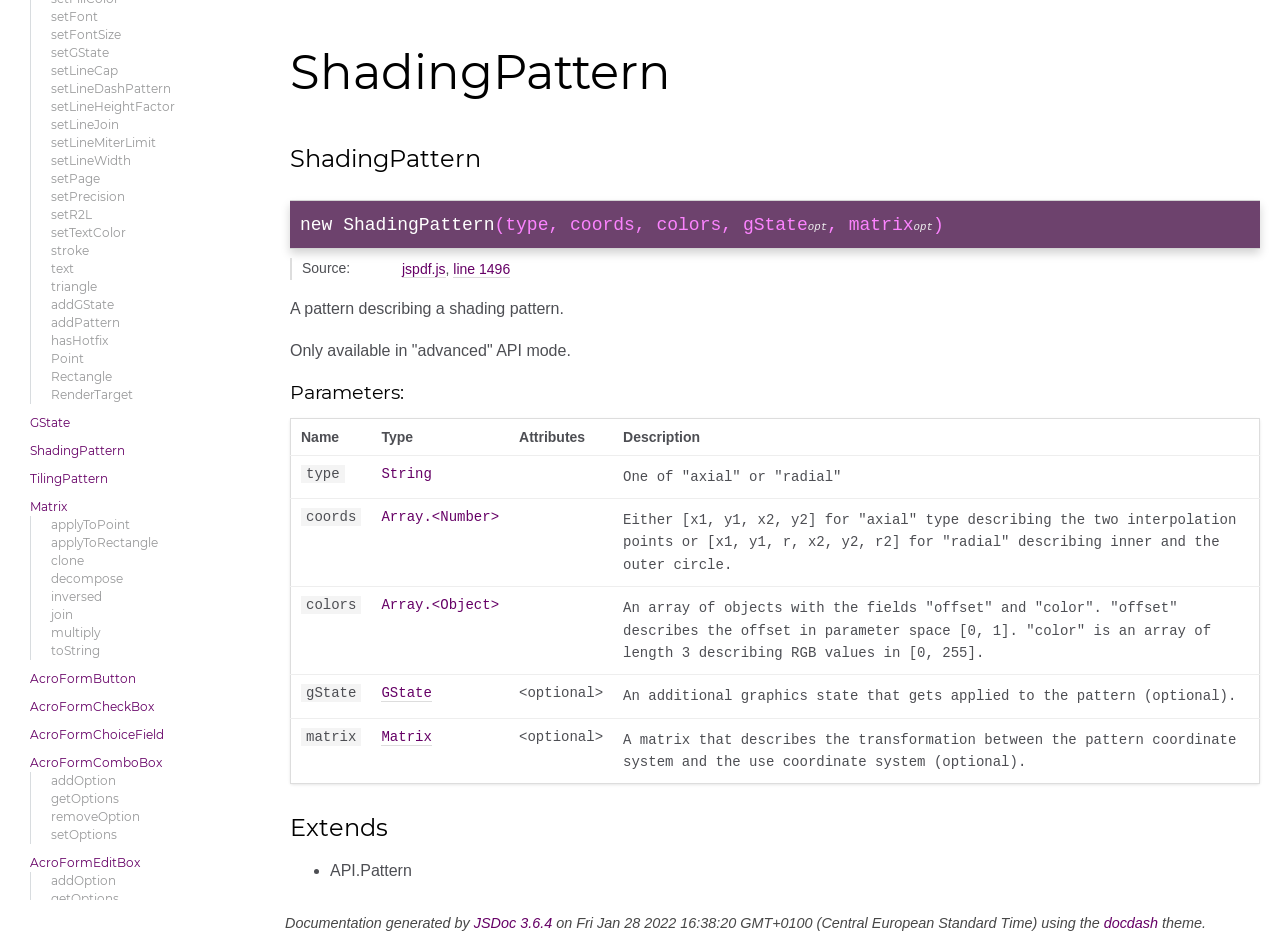
<file: jsPDF-master/docs/jsPDF-API.ShadingPattern.html>
<!DOCTYPE html>
<html lang="en">
<head>
    
    <meta charset="utf-8">
    <title>ShadingPattern - Documentation</title>
    
    
    <script src="scripts/prettify/prettify.js"></script>
    <script src="scripts/prettify/lang-css.js"></script>
    <!--[if lt IE 9]>
      <script src="//html5shiv.googlecode.com/svn/trunk/html5.js"></script>
    <![endif]-->
    <link type="text/css" rel="stylesheet" href="styles/prettify.css">
    <link type="text/css" rel="stylesheet" href="styles/jsdoc.css">
    <script src="scripts/nav.js" defer></script>
    <meta name="viewport" content="width=device-width, initial-scale=1.0">
</head>
<body>

<input type="checkbox" id="nav-trigger" class="nav-trigger" />
<label for="nav-trigger" class="navicon-button x">
  <div class="navicon"></div>
</label>

<label for="nav-trigger" class="overlay"></label>

<nav >
    
    <h2><a href="index.html">Home</a></h2><h3>Classes</h3><ul><li><a href="GState.html">GState</a></li><li><a href="jsPDF.html">jsPDF</a><ul class='methods'><li data-type='method'><a href="jsPDF.html#addFont">addFont</a></li><li data-type='method'><a href="jsPDF.html#addGState">addGState</a></li><li data-type='method'><a href="jsPDF.html#addPage">addPage</a></li><li data-type='method'><a href="jsPDF.html#addPattern">addPattern</a></li><li data-type='method'><a href="jsPDF.html#beginFormObject">beginFormObject</a></li><li data-type='method'><a href="jsPDF.html#circle">circle</a></li><li data-type='method'><a href="jsPDF.html#clip">clip</a></li><li data-type='method'><a href="jsPDF.html#clipEvenOdd">clipEvenOdd</a></li><li data-type='method'><a href="jsPDF.html#close">close</a></li><li data-type='method'><a href="jsPDF.html#comment">comment</a></li><li data-type='method'><a href="jsPDF.html#curveTo">curveTo</a></li><li data-type='method'><a href="jsPDF.html#deletePage">deletePage</a></li><li data-type='method'><a href="jsPDF.html#discardPath">discardPath</a></li><li data-type='method'><a href="jsPDF.html#doFormObject">doFormObject</a></li><li data-type='method'><a href="jsPDF.html#ellipse">ellipse</a></li><li data-type='method'><a href="jsPDF.html#endFormObject">endFormObject</a></li><li data-type='method'><a href="jsPDF.html#fill">fill</a></li><li data-type='method'><a href="jsPDF.html#fillEvenOdd">fillEvenOdd</a></li><li data-type='method'><a href="jsPDF.html#fillStroke">fillStroke</a></li><li data-type='method'><a href="jsPDF.html#fillStrokeEvenOdd">fillStrokeEvenOdd</a></li><li data-type='method'><a href="jsPDF.html#getCharSpace">getCharSpace</a></li><li data-type='method'><a href="jsPDF.html#getCreationDate">getCreationDate</a></li><li data-type='method'><a href="jsPDF.html#getDrawColor">getDrawColor</a></li><li data-type='method'><a href="jsPDF.html#getFileId">getFileId</a></li><li data-type='method'><a href="jsPDF.html#getFillColor">getFillColor</a></li><li data-type='method'><a href="jsPDF.html#getFont">getFont</a></li><li data-type='method'><a href="jsPDF.html#getFontList">getFontList</a></li><li data-type='method'><a href="jsPDF.html#getFontSize">getFontSize</a></li><li data-type='method'><a href="jsPDF.html#getFormObject">getFormObject</a></li><li data-type='method'><a href="jsPDF.html#getLineHeightFactor">getLineHeightFactor</a></li><li data-type='method'><a href="jsPDF.html#getLineWidth">getLineWidth</a></li><li data-type='method'><a href="jsPDF.html#getR2L">getR2L</a></li><li data-type='method'><a href="jsPDF.html#getTextColor">getTextColor</a></li><li data-type='method'><a href="jsPDF.html#insertPage">insertPage</a></li><li data-type='method'><a href="jsPDF.html#line">line</a></li><li data-type='method'><a href="jsPDF.html#lines">lines</a></li><li data-type='method'><a href="jsPDF.html#lineTo">lineTo</a></li><li data-type='method'><a href="jsPDF.html#movePage">movePage</a></li><li data-type='method'><a href="jsPDF.html#moveTo">moveTo</a></li><li data-type='method'><a href="jsPDF.html#output">output</a></li><li data-type='method'><a href="jsPDF.html#path">path</a></li><li data-type='method'><a href="jsPDF.html#rect">rect</a></li><li data-type='method'><a href="jsPDF.html#restoreGraphicsState">restoreGraphicsState</a></li><li data-type='method'><a href="jsPDF.html#roundedRect">roundedRect</a></li><li data-type='method'><a href="jsPDF.html#save">save</a></li><li data-type='method'><a href="jsPDF.html#saveGraphicsState">saveGraphicsState</a></li><li data-type='method'><a href="jsPDF.html#setCharSpace">setCharSpace</a></li><li data-type='method'><a href="jsPDF.html#setCreationDate">setCreationDate</a></li><li data-type='method'><a href="jsPDF.html#setCurrentTransformationMatrix">setCurrentTransformationMatrix</a></li><li data-type='method'><a href="jsPDF.html#setDisplayMode">setDisplayMode</a></li><li data-type='method'><a href="jsPDF.html#setDocumentProperties">setDocumentProperties</a></li><li data-type='method'><a href="jsPDF.html#setDrawColor">setDrawColor</a></li><li data-type='method'><a href="jsPDF.html#setFileId">setFileId</a></li><li data-type='method'><a href="jsPDF.html#setFillColor">setFillColor</a></li><li data-type='method'><a href="jsPDF.html#setFont">setFont</a></li><li data-type='method'><a href="jsPDF.html#setFontSize">setFontSize</a></li><li data-type='method'><a href="jsPDF.html#setGState">setGState</a></li><li data-type='method'><a href="jsPDF.html#setLineCap">setLineCap</a></li><li data-type='method'><a href="jsPDF.html#setLineDashPattern">setLineDashPattern</a></li><li data-type='method'><a href="jsPDF.html#setLineHeightFactor">setLineHeightFactor</a></li><li data-type='method'><a href="jsPDF.html#setLineJoin">setLineJoin</a></li><li data-type='method'><a href="jsPDF.html#setLineMiterLimit">setLineMiterLimit</a></li><li data-type='method'><a href="jsPDF.html#setLineWidth">setLineWidth</a></li><li data-type='method'><a href="jsPDF.html#setPage">setPage</a></li><li data-type='method'><a href="jsPDF.html#setPrecision">setPrecision</a></li><li data-type='method'><a href="jsPDF.html#setR2L">setR2L</a></li><li data-type='method'><a href="jsPDF.html#setTextColor">setTextColor</a></li><li data-type='method'><a href="jsPDF.html#stroke">stroke</a></li><li data-type='method'><a href="jsPDF.html#text">text</a></li><li data-type='method'><a href="jsPDF.html#triangle">triangle</a></li><li data-type='method'><a href="jsPDF.html#~addGState">addGState</a></li><li data-type='method'><a href="jsPDF.html#~addPattern">addPattern</a></li><li data-type='method'><a href="jsPDF.html#~hasHotfix">hasHotfix</a></li><li data-type='method'><a href="jsPDF.html#~Point">Point</a></li><li data-type='method'><a href="jsPDF.html#~Rectangle">Rectangle</a></li><li data-type='method'><a href="jsPDF.html#~RenderTarget">RenderTarget</a></li></ul></li><li><a href="jsPDF-API.GState.html">GState</a></li><li><a href="jsPDF-API.ShadingPattern.html">ShadingPattern</a></li><li><a href="jsPDF-API.TilingPattern.html">TilingPattern</a></li><li><a href="Matrix.html">Matrix</a><ul class='methods'><li data-type='method'><a href="Matrix.html#applyToPoint">applyToPoint</a></li><li data-type='method'><a href="Matrix.html#applyToRectangle">applyToRectangle</a></li><li data-type='method'><a href="Matrix.html#clone">clone</a></li><li data-type='method'><a href="Matrix.html#decompose">decompose</a></li><li data-type='method'><a href="Matrix.html#inversed">inversed</a></li><li data-type='method'><a href="Matrix.html#join">join</a></li><li data-type='method'><a href="Matrix.html#multiply">multiply</a></li><li data-type='method'><a href="Matrix.html#toString">toString</a></li></ul></li><li><a href="module-AcroForm-AcroFormButton.html">AcroFormButton</a></li><li><a href="module-AcroForm-AcroFormCheckBox.html">AcroFormCheckBox</a></li><li><a href="module-AcroForm-AcroFormChoiceField.html">AcroFormChoiceField</a></li><li><a href="module-AcroForm-AcroFormComboBox.html">AcroFormComboBox</a><ul class='methods'><li data-type='method'><a href="module-AcroForm-AcroFormComboBox.html#addOption">addOption</a></li><li data-type='method'><a href="module-AcroForm-AcroFormComboBox.html#getOptions">getOptions</a></li><li data-type='method'><a href="module-AcroForm-AcroFormComboBox.html#removeOption">removeOption</a></li><li data-type='method'><a href="module-AcroForm-AcroFormComboBox.html#setOptions">setOptions</a></li></ul></li><li><a href="module-AcroForm-AcroFormEditBox.html">AcroFormEditBox</a><ul class='methods'><li data-type='method'><a href="module-AcroForm-AcroFormEditBox.html#addOption">addOption</a></li><li data-type='method'><a href="module-AcroForm-AcroFormEditBox.html#getOptions">getOptions</a></li><li data-type='method'><a href="module-AcroForm-AcroFormEditBox.html#removeOption">removeOption</a></li><li data-type='method'><a href="module-AcroForm-AcroFormEditBox.html#setOptions">setOptions</a></li></ul></li><li><a href="module-AcroForm-AcroFormField.html">AcroFormField</a></li><li><a href="module-AcroForm-AcroFormListBox.html">AcroFormListBox</a><ul class='methods'><li data-type='method'><a href="module-AcroForm-AcroFormListBox.html#addOption">addOption</a></li><li data-type='method'><a href="module-AcroForm-AcroFormListBox.html#getOptions">getOptions</a></li><li data-type='method'><a href="module-AcroForm-AcroFormListBox.html#removeOption">removeOption</a></li><li data-type='method'><a href="module-AcroForm-AcroFormListBox.html#setOptions">setOptions</a></li></ul></li><li><a href="module-AcroForm-AcroFormPasswordField.html">AcroFormPasswordField</a></li><li><a href="module-AcroForm-AcroFormPDFObject.html">AcroFormPDFObject</a></li><li><a href="module-AcroForm-AcroFormPushButton.html">AcroFormPushButton</a></li><li><a href="module-AcroForm-AcroFormRadioButton.html">AcroFormRadioButton</a></li><li><a href="module-AcroForm-AcroFormTextField.html">AcroFormTextField</a></li><li><a href="module-canvas-Canvas.html">Canvas</a></li></ul><h3>Modules</h3><ul><li><a href="module-AcroForm.html">AcroForm</a><ul class='methods'><li data-type='method'><a href="module-AcroForm.html#addField">addField</a></li><li data-type='method'><a href="module-AcroForm.html#~AcroFormDictionaryCallback">AcroFormDictionaryCallback</a></li><li data-type='method'><a href="module-AcroForm.html#~calculateFontSpace">calculateFontSpace</a></li><li data-type='method'><a href="module-AcroForm.html#~createAnnotationReference">createAnnotationReference</a></li><li data-type='method'><a href="module-AcroForm.html#~createFieldCallback">createFieldCallback</a></li></ul></li><li><a href="module-addImage.html">addImage</a><ul class='methods'><li data-type='method'><a href="module-addImage.html#~addImage">addImage</a></li><li data-type='method'><a href="module-addImage.html#~arrayBufferToBinaryString">arrayBufferToBinaryString</a></li><li data-type='method'><a href="module-addImage.html#~binaryStringToUint8Array">binaryStringToUint8Array</a></li><li data-type='method'><a href="module-addImage.html#~convertBase64ToBinaryString">convertBase64ToBinaryString</a></li><li data-type='method'><a href="module-addImage.html#~extractImageFromDataUrl">extractImageFromDataUrl</a></li><li data-type='method'><a href="module-addImage.html#~getImageFileTypeByImageData">getImageFileTypeByImageData</a></li><li data-type='method'><a href="module-addImage.html#~getImageProperties">getImageProperties</a></li><li data-type='method'><a href="module-addImage.html#~isArrayBuffer">isArrayBuffer</a></li><li data-type='method'><a href="module-addImage.html#~isArrayBufferView">isArrayBufferView</a></li><li data-type='method'><a href="module-addImage.html#~sHashCode">sHashCode</a></li><li data-type='method'><a href="module-addImage.html#~supportsArrayBuffer">supportsArrayBuffer</a></li><li data-type='method'><a href="module-addImage.html#~validateStringAsBase64">validateStringAsBase64</a></li></ul></li><li><a href="module-annotations.html">annotations</a><ul class='methods'><li data-type='method'><a href="module-annotations.html#~createAnnotation">createAnnotation</a></li><li data-type='method'><a href="module-annotations.html#~getTextWidth">getTextWidth</a></li><li data-type='method'><a href="module-annotations.html#~link">link</a></li><li data-type='method'><a href="module-annotations.html#~textWithLink">textWithLink</a></li></ul></li><li><a href="module-arabic.html">arabic</a><ul class='methods'><li data-type='method'><a href="module-arabic.html#~processArabic">processArabic</a></li></ul></li><li><a href="module-autoprint.html">autoprint</a><ul class='methods'><li data-type='method'><a href="module-autoprint.html#~autoPrint">autoPrint</a></li></ul></li><li><a href="module-bmp_support.html">bmp_support</a></li><li><a href="module-canvas.html">canvas</a><ul class='methods'><li data-type='method'><a href="module-canvas.html#~getContext">getContext</a></li><li data-type='method'><a href="module-canvas.html#~toDataURL">toDataURL</a></li></ul></li><li><a href="module-cell.html">cell</a><ul class='methods'><li data-type='method'><a href="module-cell.html#~cell">cell</a></li><li data-type='method'><a href="module-cell.html#~cellAddPage">cellAddPage</a></li><li data-type='method'><a href="module-cell.html#~getTextDimensions">getTextDimensions</a></li><li data-type='method'><a href="module-cell.html#~printHeaderRow">printHeaderRow</a></li><li data-type='method'><a href="module-cell.html#~setHeaderFunction">setHeaderFunction</a></li><li data-type='method'><a href="module-cell.html#~setTableHeaderRow">setTableHeaderRow</a></li><li data-type='method'><a href="module-cell.html#~table">table</a></li></ul></li><li><a href="module-context2d.html">context2d</a><ul class='methods'><li data-type='method'><a href="module-context2d.html#~arc">arc</a></li><li data-type='method'><a href="module-context2d.html#~arcTo">arcTo</a></li><li data-type='method'><a href="module-context2d.html#~beginPath">beginPath</a></li><li data-type='method'><a href="module-context2d.html#~bezierCurveTo">bezierCurveTo</a></li><li data-type='method'><a href="module-context2d.html#~clearRect">clearRect</a></li><li data-type='method'><a href="module-context2d.html#~clip">clip</a></li><li data-type='method'><a href="module-context2d.html#~closePath">closePath</a></li><li data-type='method'><a href="module-context2d.html#~createArc">createArc</a></li><li data-type='method'><a href="module-context2d.html#~fillRect">fillRect</a></li><li data-type='method'><a href="module-context2d.html#~fillText">fillText</a></li><li data-type='method'><a href="module-context2d.html#~getLineDash">getLineDash</a></li><li data-type='method'><a href="module-context2d.html#~lineTo">lineTo</a></li><li data-type='method'><a href="module-context2d.html#~measureText">measureText</a></li><li data-type='method'><a href="module-context2d.html#~moveTo">moveTo</a></li><li data-type='method'><a href="module-context2d.html#~quadraticCurveTo">quadraticCurveTo</a></li><li data-type='method'><a href="module-context2d.html#~rect">rect</a></li><li data-type='method'><a href="module-context2d.html#~restore">restore</a></li><li data-type='method'><a href="module-context2d.html#~rotate">rotate</a></li><li data-type='method'><a href="module-context2d.html#~save">save</a></li><li data-type='method'><a href="module-context2d.html#~scale">scale</a></li><li data-type='method'><a href="module-context2d.html#~setLineDash">setLineDash</a></li><li data-type='method'><a href="module-context2d.html#~setTransform">setTransform</a></li><li data-type='method'><a href="module-context2d.html#~stroke">stroke</a></li><li data-type='method'><a href="module-context2d.html#~strokeRect">strokeRect</a></li><li data-type='method'><a href="module-context2d.html#~strokeText">strokeText</a></li><li data-type='method'><a href="module-context2d.html#~toDataURL">toDataURL</a></li><li data-type='method'><a href="module-context2d.html#~transform">transform</a></li><li data-type='method'><a href="module-context2d.html#~translate">translate</a></li></ul></li><li><a href="module-fileloading.html">fileloading</a><ul class='methods'><li data-type='method'><a href="module-fileloading.html#~loadFile">loadFile</a></li><li data-type='method'><a href="module-fileloading.html#~loadImageFile">loadImageFile</a></li></ul></li><li><a href="module-gif_support.html">gif_support</a></li><li><a href="module-html.html">html</a><ul class='methods'><li data-type='method'><a href="module-html.html#~html">html</a></li></ul></li><li><a href="module-javascript.html">javascript</a><ul class='methods'><li data-type='method'><a href="module-javascript.html#~addJS">addJS</a></li></ul></li><li><a href="module-jpeg_support.html">jpeg_support</a></li><li><a href="module-outline.html">outline</a></li><li><a href="module-png_support.html">png_support</a></li><li><a href="module-rgba_support.html">rgba_support</a></li><li><a href="module-setLanguage.html">setLanguage</a><ul class='methods'><li data-type='method'><a href="module-setLanguage.html#~setLanguage">setLanguage</a></li></ul></li><li><a href="module-split_text_to_size.html">split_text_to_size</a><ul class='methods'><li data-type='method'><a href="module-split_text_to_size.html#~getCharWidthsArray">getCharWidthsArray</a></li><li data-type='method'><a href="module-split_text_to_size.html#~getStringUnitWidth">getStringUnitWidth</a></li><li data-type='method'><a href="module-split_text_to_size.html#~splitTextToSize">splitTextToSize</a></li></ul></li><li><a href="module-standard_fonts_metrics.html">standard_fonts_metrics</a></li><li><a href="module-svg.html">svg</a><ul class='methods'><li data-type='method'><a href="module-svg.html#~addSvgAsImage">addSvgAsImage</a></li></ul></li><li><a href="module-total_pages.html">total_pages</a><ul class='methods'><li data-type='method'><a href="module-total_pages.html#~putTotalPages">putTotalPages</a></li></ul></li><li><a href="module-ttfsupport.html">ttfsupport</a></li><li><a href="module-utf8.html">utf8</a></li><li><a href="module-vFS.html">vFS</a><ul class='methods'><li data-type='method'><a href="module-vFS.html#~addFileToVFS">addFileToVFS</a></li><li data-type='method'><a href="module-vFS.html#~existsFileInVFS">existsFileInVFS</a></li><li data-type='method'><a href="module-vFS.html#~getFileFromVFS">getFileFromVFS</a></li></ul></li><li><a href="module-viewerpreferences.html">viewerpreferences</a><ul class='methods'><li data-type='method'><a href="module-viewerpreferences.html#~viewerPreferences">viewerPreferences</a></li></ul></li><li><a href="module-webp_support.html">webp_support</a></li><li><a href="module-xmp_metadata.html">xmp_metadata</a><ul class='methods'><li data-type='method'><a href="module-xmp_metadata.html#~addMetadata">addMetadata</a></li></ul></li></ul><h3>Global</h3><ul><li><a href="global.html#constructor">constructor</a></li><li><a href="global.html#encryptor">encryptor</a></li><li><a href="global.html#hexToBytes">hexToBytes</a></li><li><a href="global.html#lsbFirstWord">lsbFirstWord</a></li><li><a href="global.html#mapArrayBufferViews">mapArrayBufferViews</a></li><li><a href="global.html#md5cycle">md5cycle</a></li><li><a href="global.html#processOwnerPassword">processOwnerPassword</a></li><li><a href="global.html#rc4">rc4</a></li><li><a href="global.html#repeat">repeat</a></li><li><a href="global.html#RGBColor">RGBColor</a></li><li><a href="global.html#SetsoptionsforBidiconversion">Sets options for Bidi conversion</a></li><li><a href="global.html#toHexString">toHexString</a></li><li><a href="global.html#toPDFName">toPDFName</a></li></ul>
</nav>

<div id="main">
    
    <h1 class="page-title">ShadingPattern</h1>
    

    




<section>

<header>
    
        <h2>
        ShadingPattern
        </h2>
        
    
</header>

<article>
    
        <div class="container-overview">
        
            

    

    <h4 class="name" id="ShadingPattern"><span class="type-signature"></span>new ShadingPattern<span class="signature">(type, coords, colors, gState<span class="signature-attributes">opt</span>, matrix<span class="signature-attributes">opt</span>)</span><span class="type-signature"></span></h4>

    




<dl class="details">

    
    <dt class="tag-source">Source:</dt>
    <dd class="tag-source"><ul class="dummy"><li>
        <a href="jspdf.js.html">jspdf.js</a>, <a href="jspdf.js.html#line1496">line 1496</a>
    </li></ul></dd>
    

    

    

    

    

    

    

    

    

    

    

    

    

    

    

    
</dl>





<div class="description usertext">
    <p>A pattern describing a shading pattern.</p>
<p>Only available in &quot;advanced&quot; API mode.</p>
</div>











    <h5>Parameters:</h5>
    

<table class="params">
    <thead>
    <tr>
        
        <th>Name</th>
        

        <th>Type</th>

        
        <th>Attributes</th>
        

        

        <th class="last">Description</th>
    </tr>
    </thead>

    <tbody>
    

        <tr>
            
                <td class="name"><code>type</code></td>
            

            <td class="type">
            
                
<span class="param-type">String</span>


            
            </td>

            
                <td class="attributes">
                

                

                
                </td>
            

            

            <td class="description last"><p>One of &quot;axial&quot; or &quot;radial&quot;</p></td>
        </tr>

    

        <tr>
            
                <td class="name"><code>coords</code></td>
            

            <td class="type">
            
                
<span class="param-type">Array.&lt;Number></span>


            
            </td>

            
                <td class="attributes">
                

                

                
                </td>
            

            

            <td class="description last"><p>Either [x1, y1, x2, y2] for &quot;axial&quot; type describing the two interpolation points
or [x1, y1, r, x2, y2, r2] for &quot;radial&quot; describing inner and the outer circle.</p></td>
        </tr>

    

        <tr>
            
                <td class="name"><code>colors</code></td>
            

            <td class="type">
            
                
<span class="param-type">Array.&lt;Object></span>


            
            </td>

            
                <td class="attributes">
                

                

                
                </td>
            

            

            <td class="description last"><p>An array of objects with the fields &quot;offset&quot; and &quot;color&quot;. &quot;offset&quot; describes
the offset in parameter space [0, 1]. &quot;color&quot; is an array of length 3 describing RGB values in [0, 255].</p></td>
        </tr>

    

        <tr>
            
                <td class="name"><code>gState</code></td>
            

            <td class="type">
            
                
<span class="param-type"><a href="GState.html">GState</a></span>


            
            </td>

            
                <td class="attributes">
                
                    &lt;optional><br>
                

                

                
                </td>
            

            

            <td class="description last"><p>An additional graphics state that gets applied to the pattern (optional).</p></td>
        </tr>

    

        <tr>
            
                <td class="name"><code>matrix</code></td>
            

            <td class="type">
            
                
<span class="param-type"><a href="Matrix.html">Matrix</a></span>


            
            </td>

            
                <td class="attributes">
                
                    &lt;optional><br>
                

                

                
                </td>
            

            

            <td class="description last"><p>A matrix that describes the transformation between the pattern coordinate system
and the use coordinate system (optional).</p></td>
        </tr>

    
    </tbody>
</table>



















        
        </div>
    

    
        <h3 class="subsection-title">Extends</h3>

        


    <ul>
        <li>API.Pattern</li>
    </ul>


    

    

    
    
    

     

    

    

    

    

    
</article>

</section>




    
    
</div>

<br class="clear">

<footer>
    Documentation generated by <a href="https://github.com/jsdoc3/jsdoc">JSDoc 3.6.4</a> on Fri Jan 28 2022 16:38:20 GMT+0100 (Central European Standard Time) using the <a href="https://github.com/clenemt/docdash">docdash</a> theme.
</footer>

<script>prettyPrint();</script>
<script src="scripts/polyfill.js"></script>
<script src="scripts/linenumber.js"></script>



</body>
</html>
</file>
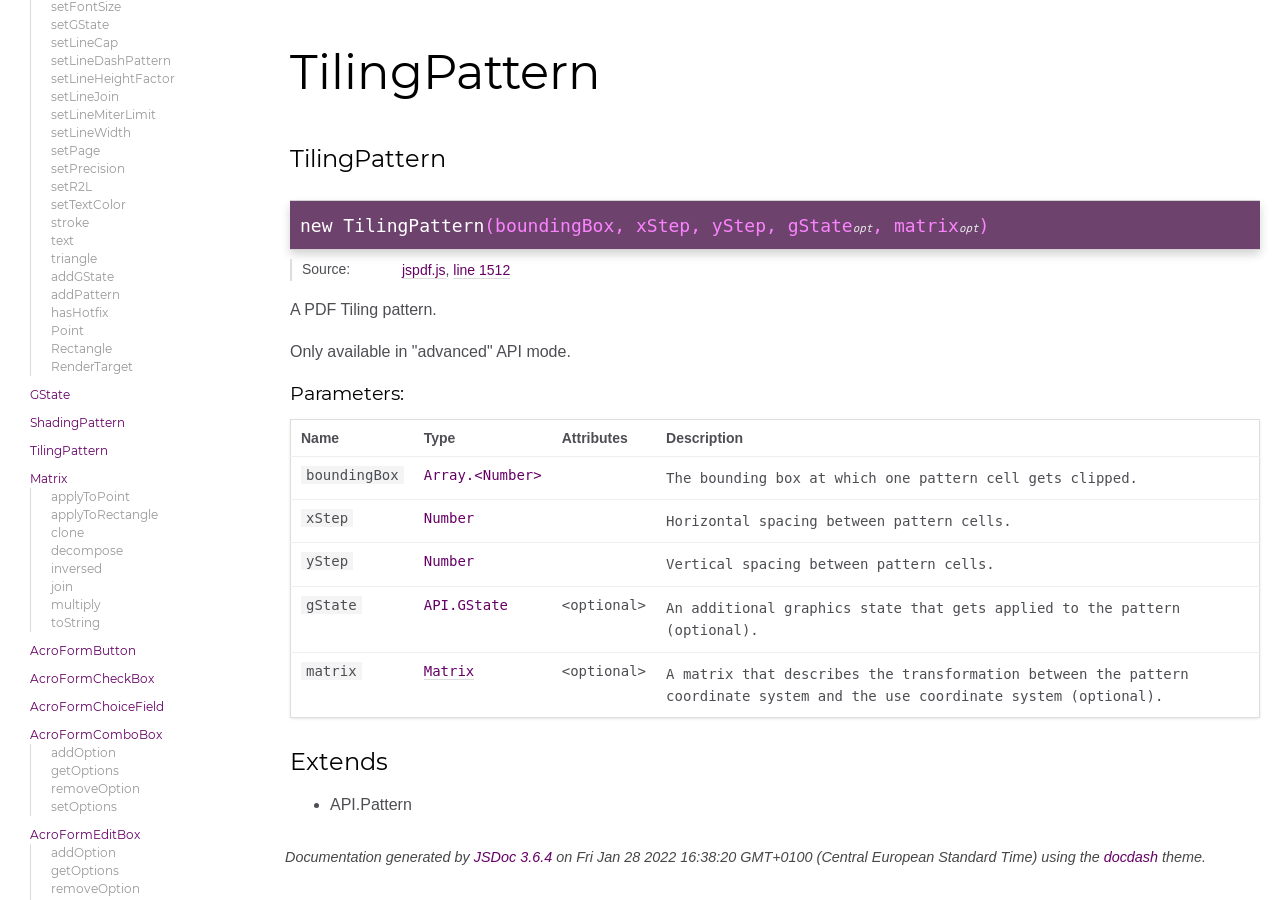
<file: jsPDF-master/docs/jsPDF-API.TilingPattern.html>
<!DOCTYPE html>
<html lang="en">
<head>
    
    <meta charset="utf-8">
    <title>TilingPattern - Documentation</title>
    
    
    <script src="scripts/prettify/prettify.js"></script>
    <script src="scripts/prettify/lang-css.js"></script>
    <!--[if lt IE 9]>
      <script src="//html5shiv.googlecode.com/svn/trunk/html5.js"></script>
    <![endif]-->
    <link type="text/css" rel="stylesheet" href="styles/prettify.css">
    <link type="text/css" rel="stylesheet" href="styles/jsdoc.css">
    <script src="scripts/nav.js" defer></script>
    <meta name="viewport" content="width=device-width, initial-scale=1.0">
</head>
<body>

<input type="checkbox" id="nav-trigger" class="nav-trigger" />
<label for="nav-trigger" class="navicon-button x">
  <div class="navicon"></div>
</label>

<label for="nav-trigger" class="overlay"></label>

<nav >
    
    <h2><a href="index.html">Home</a></h2><h3>Classes</h3><ul><li><a href="GState.html">GState</a></li><li><a href="jsPDF.html">jsPDF</a><ul class='methods'><li data-type='method'><a href="jsPDF.html#addFont">addFont</a></li><li data-type='method'><a href="jsPDF.html#addGState">addGState</a></li><li data-type='method'><a href="jsPDF.html#addPage">addPage</a></li><li data-type='method'><a href="jsPDF.html#addPattern">addPattern</a></li><li data-type='method'><a href="jsPDF.html#beginFormObject">beginFormObject</a></li><li data-type='method'><a href="jsPDF.html#circle">circle</a></li><li data-type='method'><a href="jsPDF.html#clip">clip</a></li><li data-type='method'><a href="jsPDF.html#clipEvenOdd">clipEvenOdd</a></li><li data-type='method'><a href="jsPDF.html#close">close</a></li><li data-type='method'><a href="jsPDF.html#comment">comment</a></li><li data-type='method'><a href="jsPDF.html#curveTo">curveTo</a></li><li data-type='method'><a href="jsPDF.html#deletePage">deletePage</a></li><li data-type='method'><a href="jsPDF.html#discardPath">discardPath</a></li><li data-type='method'><a href="jsPDF.html#doFormObject">doFormObject</a></li><li data-type='method'><a href="jsPDF.html#ellipse">ellipse</a></li><li data-type='method'><a href="jsPDF.html#endFormObject">endFormObject</a></li><li data-type='method'><a href="jsPDF.html#fill">fill</a></li><li data-type='method'><a href="jsPDF.html#fillEvenOdd">fillEvenOdd</a></li><li data-type='method'><a href="jsPDF.html#fillStroke">fillStroke</a></li><li data-type='method'><a href="jsPDF.html#fillStrokeEvenOdd">fillStrokeEvenOdd</a></li><li data-type='method'><a href="jsPDF.html#getCharSpace">getCharSpace</a></li><li data-type='method'><a href="jsPDF.html#getCreationDate">getCreationDate</a></li><li data-type='method'><a href="jsPDF.html#getDrawColor">getDrawColor</a></li><li data-type='method'><a href="jsPDF.html#getFileId">getFileId</a></li><li data-type='method'><a href="jsPDF.html#getFillColor">getFillColor</a></li><li data-type='method'><a href="jsPDF.html#getFont">getFont</a></li><li data-type='method'><a href="jsPDF.html#getFontList">getFontList</a></li><li data-type='method'><a href="jsPDF.html#getFontSize">getFontSize</a></li><li data-type='method'><a href="jsPDF.html#getFormObject">getFormObject</a></li><li data-type='method'><a href="jsPDF.html#getLineHeightFactor">getLineHeightFactor</a></li><li data-type='method'><a href="jsPDF.html#getLineWidth">getLineWidth</a></li><li data-type='method'><a href="jsPDF.html#getR2L">getR2L</a></li><li data-type='method'><a href="jsPDF.html#getTextColor">getTextColor</a></li><li data-type='method'><a href="jsPDF.html#insertPage">insertPage</a></li><li data-type='method'><a href="jsPDF.html#line">line</a></li><li data-type='method'><a href="jsPDF.html#lines">lines</a></li><li data-type='method'><a href="jsPDF.html#lineTo">lineTo</a></li><li data-type='method'><a href="jsPDF.html#movePage">movePage</a></li><li data-type='method'><a href="jsPDF.html#moveTo">moveTo</a></li><li data-type='method'><a href="jsPDF.html#output">output</a></li><li data-type='method'><a href="jsPDF.html#path">path</a></li><li data-type='method'><a href="jsPDF.html#rect">rect</a></li><li data-type='method'><a href="jsPDF.html#restoreGraphicsState">restoreGraphicsState</a></li><li data-type='method'><a href="jsPDF.html#roundedRect">roundedRect</a></li><li data-type='method'><a href="jsPDF.html#save">save</a></li><li data-type='method'><a href="jsPDF.html#saveGraphicsState">saveGraphicsState</a></li><li data-type='method'><a href="jsPDF.html#setCharSpace">setCharSpace</a></li><li data-type='method'><a href="jsPDF.html#setCreationDate">setCreationDate</a></li><li data-type='method'><a href="jsPDF.html#setCurrentTransformationMatrix">setCurrentTransformationMatrix</a></li><li data-type='method'><a href="jsPDF.html#setDisplayMode">setDisplayMode</a></li><li data-type='method'><a href="jsPDF.html#setDocumentProperties">setDocumentProperties</a></li><li data-type='method'><a href="jsPDF.html#setDrawColor">setDrawColor</a></li><li data-type='method'><a href="jsPDF.html#setFileId">setFileId</a></li><li data-type='method'><a href="jsPDF.html#setFillColor">setFillColor</a></li><li data-type='method'><a href="jsPDF.html#setFont">setFont</a></li><li data-type='method'><a href="jsPDF.html#setFontSize">setFontSize</a></li><li data-type='method'><a href="jsPDF.html#setGState">setGState</a></li><li data-type='method'><a href="jsPDF.html#setLineCap">setLineCap</a></li><li data-type='method'><a href="jsPDF.html#setLineDashPattern">setLineDashPattern</a></li><li data-type='method'><a href="jsPDF.html#setLineHeightFactor">setLineHeightFactor</a></li><li data-type='method'><a href="jsPDF.html#setLineJoin">setLineJoin</a></li><li data-type='method'><a href="jsPDF.html#setLineMiterLimit">setLineMiterLimit</a></li><li data-type='method'><a href="jsPDF.html#setLineWidth">setLineWidth</a></li><li data-type='method'><a href="jsPDF.html#setPage">setPage</a></li><li data-type='method'><a href="jsPDF.html#setPrecision">setPrecision</a></li><li data-type='method'><a href="jsPDF.html#setR2L">setR2L</a></li><li data-type='method'><a href="jsPDF.html#setTextColor">setTextColor</a></li><li data-type='method'><a href="jsPDF.html#stroke">stroke</a></li><li data-type='method'><a href="jsPDF.html#text">text</a></li><li data-type='method'><a href="jsPDF.html#triangle">triangle</a></li><li data-type='method'><a href="jsPDF.html#~addGState">addGState</a></li><li data-type='method'><a href="jsPDF.html#~addPattern">addPattern</a></li><li data-type='method'><a href="jsPDF.html#~hasHotfix">hasHotfix</a></li><li data-type='method'><a href="jsPDF.html#~Point">Point</a></li><li data-type='method'><a href="jsPDF.html#~Rectangle">Rectangle</a></li><li data-type='method'><a href="jsPDF.html#~RenderTarget">RenderTarget</a></li></ul></li><li><a href="jsPDF-API.GState.html">GState</a></li><li><a href="jsPDF-API.ShadingPattern.html">ShadingPattern</a></li><li><a href="jsPDF-API.TilingPattern.html">TilingPattern</a></li><li><a href="Matrix.html">Matrix</a><ul class='methods'><li data-type='method'><a href="Matrix.html#applyToPoint">applyToPoint</a></li><li data-type='method'><a href="Matrix.html#applyToRectangle">applyToRectangle</a></li><li data-type='method'><a href="Matrix.html#clone">clone</a></li><li data-type='method'><a href="Matrix.html#decompose">decompose</a></li><li data-type='method'><a href="Matrix.html#inversed">inversed</a></li><li data-type='method'><a href="Matrix.html#join">join</a></li><li data-type='method'><a href="Matrix.html#multiply">multiply</a></li><li data-type='method'><a href="Matrix.html#toString">toString</a></li></ul></li><li><a href="module-AcroForm-AcroFormButton.html">AcroFormButton</a></li><li><a href="module-AcroForm-AcroFormCheckBox.html">AcroFormCheckBox</a></li><li><a href="module-AcroForm-AcroFormChoiceField.html">AcroFormChoiceField</a></li><li><a href="module-AcroForm-AcroFormComboBox.html">AcroFormComboBox</a><ul class='methods'><li data-type='method'><a href="module-AcroForm-AcroFormComboBox.html#addOption">addOption</a></li><li data-type='method'><a href="module-AcroForm-AcroFormComboBox.html#getOptions">getOptions</a></li><li data-type='method'><a href="module-AcroForm-AcroFormComboBox.html#removeOption">removeOption</a></li><li data-type='method'><a href="module-AcroForm-AcroFormComboBox.html#setOptions">setOptions</a></li></ul></li><li><a href="module-AcroForm-AcroFormEditBox.html">AcroFormEditBox</a><ul class='methods'><li data-type='method'><a href="module-AcroForm-AcroFormEditBox.html#addOption">addOption</a></li><li data-type='method'><a href="module-AcroForm-AcroFormEditBox.html#getOptions">getOptions</a></li><li data-type='method'><a href="module-AcroForm-AcroFormEditBox.html#removeOption">removeOption</a></li><li data-type='method'><a href="module-AcroForm-AcroFormEditBox.html#setOptions">setOptions</a></li></ul></li><li><a href="module-AcroForm-AcroFormField.html">AcroFormField</a></li><li><a href="module-AcroForm-AcroFormListBox.html">AcroFormListBox</a><ul class='methods'><li data-type='method'><a href="module-AcroForm-AcroFormListBox.html#addOption">addOption</a></li><li data-type='method'><a href="module-AcroForm-AcroFormListBox.html#getOptions">getOptions</a></li><li data-type='method'><a href="module-AcroForm-AcroFormListBox.html#removeOption">removeOption</a></li><li data-type='method'><a href="module-AcroForm-AcroFormListBox.html#setOptions">setOptions</a></li></ul></li><li><a href="module-AcroForm-AcroFormPasswordField.html">AcroFormPasswordField</a></li><li><a href="module-AcroForm-AcroFormPDFObject.html">AcroFormPDFObject</a></li><li><a href="module-AcroForm-AcroFormPushButton.html">AcroFormPushButton</a></li><li><a href="module-AcroForm-AcroFormRadioButton.html">AcroFormRadioButton</a></li><li><a href="module-AcroForm-AcroFormTextField.html">AcroFormTextField</a></li><li><a href="module-canvas-Canvas.html">Canvas</a></li></ul><h3>Modules</h3><ul><li><a href="module-AcroForm.html">AcroForm</a><ul class='methods'><li data-type='method'><a href="module-AcroForm.html#addField">addField</a></li><li data-type='method'><a href="module-AcroForm.html#~AcroFormDictionaryCallback">AcroFormDictionaryCallback</a></li><li data-type='method'><a href="module-AcroForm.html#~calculateFontSpace">calculateFontSpace</a></li><li data-type='method'><a href="module-AcroForm.html#~createAnnotationReference">createAnnotationReference</a></li><li data-type='method'><a href="module-AcroForm.html#~createFieldCallback">createFieldCallback</a></li></ul></li><li><a href="module-addImage.html">addImage</a><ul class='methods'><li data-type='method'><a href="module-addImage.html#~addImage">addImage</a></li><li data-type='method'><a href="module-addImage.html#~arrayBufferToBinaryString">arrayBufferToBinaryString</a></li><li data-type='method'><a href="module-addImage.html#~binaryStringToUint8Array">binaryStringToUint8Array</a></li><li data-type='method'><a href="module-addImage.html#~convertBase64ToBinaryString">convertBase64ToBinaryString</a></li><li data-type='method'><a href="module-addImage.html#~extractImageFromDataUrl">extractImageFromDataUrl</a></li><li data-type='method'><a href="module-addImage.html#~getImageFileTypeByImageData">getImageFileTypeByImageData</a></li><li data-type='method'><a href="module-addImage.html#~getImageProperties">getImageProperties</a></li><li data-type='method'><a href="module-addImage.html#~isArrayBuffer">isArrayBuffer</a></li><li data-type='method'><a href="module-addImage.html#~isArrayBufferView">isArrayBufferView</a></li><li data-type='method'><a href="module-addImage.html#~sHashCode">sHashCode</a></li><li data-type='method'><a href="module-addImage.html#~supportsArrayBuffer">supportsArrayBuffer</a></li><li data-type='method'><a href="module-addImage.html#~validateStringAsBase64">validateStringAsBase64</a></li></ul></li><li><a href="module-annotations.html">annotations</a><ul class='methods'><li data-type='method'><a href="module-annotations.html#~createAnnotation">createAnnotation</a></li><li data-type='method'><a href="module-annotations.html#~getTextWidth">getTextWidth</a></li><li data-type='method'><a href="module-annotations.html#~link">link</a></li><li data-type='method'><a href="module-annotations.html#~textWithLink">textWithLink</a></li></ul></li><li><a href="module-arabic.html">arabic</a><ul class='methods'><li data-type='method'><a href="module-arabic.html#~processArabic">processArabic</a></li></ul></li><li><a href="module-autoprint.html">autoprint</a><ul class='methods'><li data-type='method'><a href="module-autoprint.html#~autoPrint">autoPrint</a></li></ul></li><li><a href="module-bmp_support.html">bmp_support</a></li><li><a href="module-canvas.html">canvas</a><ul class='methods'><li data-type='method'><a href="module-canvas.html#~getContext">getContext</a></li><li data-type='method'><a href="module-canvas.html#~toDataURL">toDataURL</a></li></ul></li><li><a href="module-cell.html">cell</a><ul class='methods'><li data-type='method'><a href="module-cell.html#~cell">cell</a></li><li data-type='method'><a href="module-cell.html#~cellAddPage">cellAddPage</a></li><li data-type='method'><a href="module-cell.html#~getTextDimensions">getTextDimensions</a></li><li data-type='method'><a href="module-cell.html#~printHeaderRow">printHeaderRow</a></li><li data-type='method'><a href="module-cell.html#~setHeaderFunction">setHeaderFunction</a></li><li data-type='method'><a href="module-cell.html#~setTableHeaderRow">setTableHeaderRow</a></li><li data-type='method'><a href="module-cell.html#~table">table</a></li></ul></li><li><a href="module-context2d.html">context2d</a><ul class='methods'><li data-type='method'><a href="module-context2d.html#~arc">arc</a></li><li data-type='method'><a href="module-context2d.html#~arcTo">arcTo</a></li><li data-type='method'><a href="module-context2d.html#~beginPath">beginPath</a></li><li data-type='method'><a href="module-context2d.html#~bezierCurveTo">bezierCurveTo</a></li><li data-type='method'><a href="module-context2d.html#~clearRect">clearRect</a></li><li data-type='method'><a href="module-context2d.html#~clip">clip</a></li><li data-type='method'><a href="module-context2d.html#~closePath">closePath</a></li><li data-type='method'><a href="module-context2d.html#~createArc">createArc</a></li><li data-type='method'><a href="module-context2d.html#~fillRect">fillRect</a></li><li data-type='method'><a href="module-context2d.html#~fillText">fillText</a></li><li data-type='method'><a href="module-context2d.html#~getLineDash">getLineDash</a></li><li data-type='method'><a href="module-context2d.html#~lineTo">lineTo</a></li><li data-type='method'><a href="module-context2d.html#~measureText">measureText</a></li><li data-type='method'><a href="module-context2d.html#~moveTo">moveTo</a></li><li data-type='method'><a href="module-context2d.html#~quadraticCurveTo">quadraticCurveTo</a></li><li data-type='method'><a href="module-context2d.html#~rect">rect</a></li><li data-type='method'><a href="module-context2d.html#~restore">restore</a></li><li data-type='method'><a href="module-context2d.html#~rotate">rotate</a></li><li data-type='method'><a href="module-context2d.html#~save">save</a></li><li data-type='method'><a href="module-context2d.html#~scale">scale</a></li><li data-type='method'><a href="module-context2d.html#~setLineDash">setLineDash</a></li><li data-type='method'><a href="module-context2d.html#~setTransform">setTransform</a></li><li data-type='method'><a href="module-context2d.html#~stroke">stroke</a></li><li data-type='method'><a href="module-context2d.html#~strokeRect">strokeRect</a></li><li data-type='method'><a href="module-context2d.html#~strokeText">strokeText</a></li><li data-type='method'><a href="module-context2d.html#~toDataURL">toDataURL</a></li><li data-type='method'><a href="module-context2d.html#~transform">transform</a></li><li data-type='method'><a href="module-context2d.html#~translate">translate</a></li></ul></li><li><a href="module-fileloading.html">fileloading</a><ul class='methods'><li data-type='method'><a href="module-fileloading.html#~loadFile">loadFile</a></li><li data-type='method'><a href="module-fileloading.html#~loadImageFile">loadImageFile</a></li></ul></li><li><a href="module-gif_support.html">gif_support</a></li><li><a href="module-html.html">html</a><ul class='methods'><li data-type='method'><a href="module-html.html#~html">html</a></li></ul></li><li><a href="module-javascript.html">javascript</a><ul class='methods'><li data-type='method'><a href="module-javascript.html#~addJS">addJS</a></li></ul></li><li><a href="module-jpeg_support.html">jpeg_support</a></li><li><a href="module-outline.html">outline</a></li><li><a href="module-png_support.html">png_support</a></li><li><a href="module-rgba_support.html">rgba_support</a></li><li><a href="module-setLanguage.html">setLanguage</a><ul class='methods'><li data-type='method'><a href="module-setLanguage.html#~setLanguage">setLanguage</a></li></ul></li><li><a href="module-split_text_to_size.html">split_text_to_size</a><ul class='methods'><li data-type='method'><a href="module-split_text_to_size.html#~getCharWidthsArray">getCharWidthsArray</a></li><li data-type='method'><a href="module-split_text_to_size.html#~getStringUnitWidth">getStringUnitWidth</a></li><li data-type='method'><a href="module-split_text_to_size.html#~splitTextToSize">splitTextToSize</a></li></ul></li><li><a href="module-standard_fonts_metrics.html">standard_fonts_metrics</a></li><li><a href="module-svg.html">svg</a><ul class='methods'><li data-type='method'><a href="module-svg.html#~addSvgAsImage">addSvgAsImage</a></li></ul></li><li><a href="module-total_pages.html">total_pages</a><ul class='methods'><li data-type='method'><a href="module-total_pages.html#~putTotalPages">putTotalPages</a></li></ul></li><li><a href="module-ttfsupport.html">ttfsupport</a></li><li><a href="module-utf8.html">utf8</a></li><li><a href="module-vFS.html">vFS</a><ul class='methods'><li data-type='method'><a href="module-vFS.html#~addFileToVFS">addFileToVFS</a></li><li data-type='method'><a href="module-vFS.html#~existsFileInVFS">existsFileInVFS</a></li><li data-type='method'><a href="module-vFS.html#~getFileFromVFS">getFileFromVFS</a></li></ul></li><li><a href="module-viewerpreferences.html">viewerpreferences</a><ul class='methods'><li data-type='method'><a href="module-viewerpreferences.html#~viewerPreferences">viewerPreferences</a></li></ul></li><li><a href="module-webp_support.html">webp_support</a></li><li><a href="module-xmp_metadata.html">xmp_metadata</a><ul class='methods'><li data-type='method'><a href="module-xmp_metadata.html#~addMetadata">addMetadata</a></li></ul></li></ul><h3>Global</h3><ul><li><a href="global.html#constructor">constructor</a></li><li><a href="global.html#encryptor">encryptor</a></li><li><a href="global.html#hexToBytes">hexToBytes</a></li><li><a href="global.html#lsbFirstWord">lsbFirstWord</a></li><li><a href="global.html#mapArrayBufferViews">mapArrayBufferViews</a></li><li><a href="global.html#md5cycle">md5cycle</a></li><li><a href="global.html#processOwnerPassword">processOwnerPassword</a></li><li><a href="global.html#rc4">rc4</a></li><li><a href="global.html#repeat">repeat</a></li><li><a href="global.html#RGBColor">RGBColor</a></li><li><a href="global.html#SetsoptionsforBidiconversion">Sets options for Bidi conversion</a></li><li><a href="global.html#toHexString">toHexString</a></li><li><a href="global.html#toPDFName">toPDFName</a></li></ul>
</nav>

<div id="main">
    
    <h1 class="page-title">TilingPattern</h1>
    

    




<section>

<header>
    
        <h2>
        TilingPattern
        </h2>
        
    
</header>

<article>
    
        <div class="container-overview">
        
            

    

    <h4 class="name" id="TilingPattern"><span class="type-signature"></span>new TilingPattern<span class="signature">(boundingBox, xStep, yStep, gState<span class="signature-attributes">opt</span>, matrix<span class="signature-attributes">opt</span>)</span><span class="type-signature"></span></h4>

    




<dl class="details">

    
    <dt class="tag-source">Source:</dt>
    <dd class="tag-source"><ul class="dummy"><li>
        <a href="jspdf.js.html">jspdf.js</a>, <a href="jspdf.js.html#line1512">line 1512</a>
    </li></ul></dd>
    

    

    

    

    

    

    

    

    

    

    

    

    

    

    

    
</dl>





<div class="description usertext">
    <p>A PDF Tiling pattern.</p>
<p>Only available in &quot;advanced&quot; API mode.</p>
</div>











    <h5>Parameters:</h5>
    

<table class="params">
    <thead>
    <tr>
        
        <th>Name</th>
        

        <th>Type</th>

        
        <th>Attributes</th>
        

        

        <th class="last">Description</th>
    </tr>
    </thead>

    <tbody>
    

        <tr>
            
                <td class="name"><code>boundingBox</code></td>
            

            <td class="type">
            
                
<span class="param-type">Array.&lt;Number></span>


            
            </td>

            
                <td class="attributes">
                

                

                
                </td>
            

            

            <td class="description last"><p>The bounding box at which one pattern cell gets clipped.</p></td>
        </tr>

    

        <tr>
            
                <td class="name"><code>xStep</code></td>
            

            <td class="type">
            
                
<span class="param-type">Number</span>


            
            </td>

            
                <td class="attributes">
                

                

                
                </td>
            

            

            <td class="description last"><p>Horizontal spacing between pattern cells.</p></td>
        </tr>

    

        <tr>
            
                <td class="name"><code>yStep</code></td>
            

            <td class="type">
            
                
<span class="param-type">Number</span>


            
            </td>

            
                <td class="attributes">
                

                

                
                </td>
            

            

            <td class="description last"><p>Vertical spacing between pattern cells.</p></td>
        </tr>

    

        <tr>
            
                <td class="name"><code>gState</code></td>
            

            <td class="type">
            
                
<span class="param-type">API.GState</span>


            
            </td>

            
                <td class="attributes">
                
                    &lt;optional><br>
                

                

                
                </td>
            

            

            <td class="description last"><p>An additional graphics state that gets applied to the pattern (optional).</p></td>
        </tr>

    

        <tr>
            
                <td class="name"><code>matrix</code></td>
            

            <td class="type">
            
                
<span class="param-type"><a href="Matrix.html">Matrix</a></span>


            
            </td>

            
                <td class="attributes">
                
                    &lt;optional><br>
                

                

                
                </td>
            

            

            <td class="description last"><p>A matrix that describes the transformation between the pattern coordinate system
and the use coordinate system (optional).</p></td>
        </tr>

    
    </tbody>
</table>



















        
        </div>
    

    
        <h3 class="subsection-title">Extends</h3>

        


    <ul>
        <li>API.Pattern</li>
    </ul>


    

    

    
    
    

     

    

    

    

    

    
</article>

</section>




    
    
</div>

<br class="clear">

<footer>
    Documentation generated by <a href="https://github.com/jsdoc3/jsdoc">JSDoc 3.6.4</a> on Fri Jan 28 2022 16:38:20 GMT+0100 (Central European Standard Time) using the <a href="https://github.com/clenemt/docdash">docdash</a> theme.
</footer>

<script>prettyPrint();</script>
<script src="scripts/polyfill.js"></script>
<script src="scripts/linenumber.js"></script>



</body>
</html>
</file>
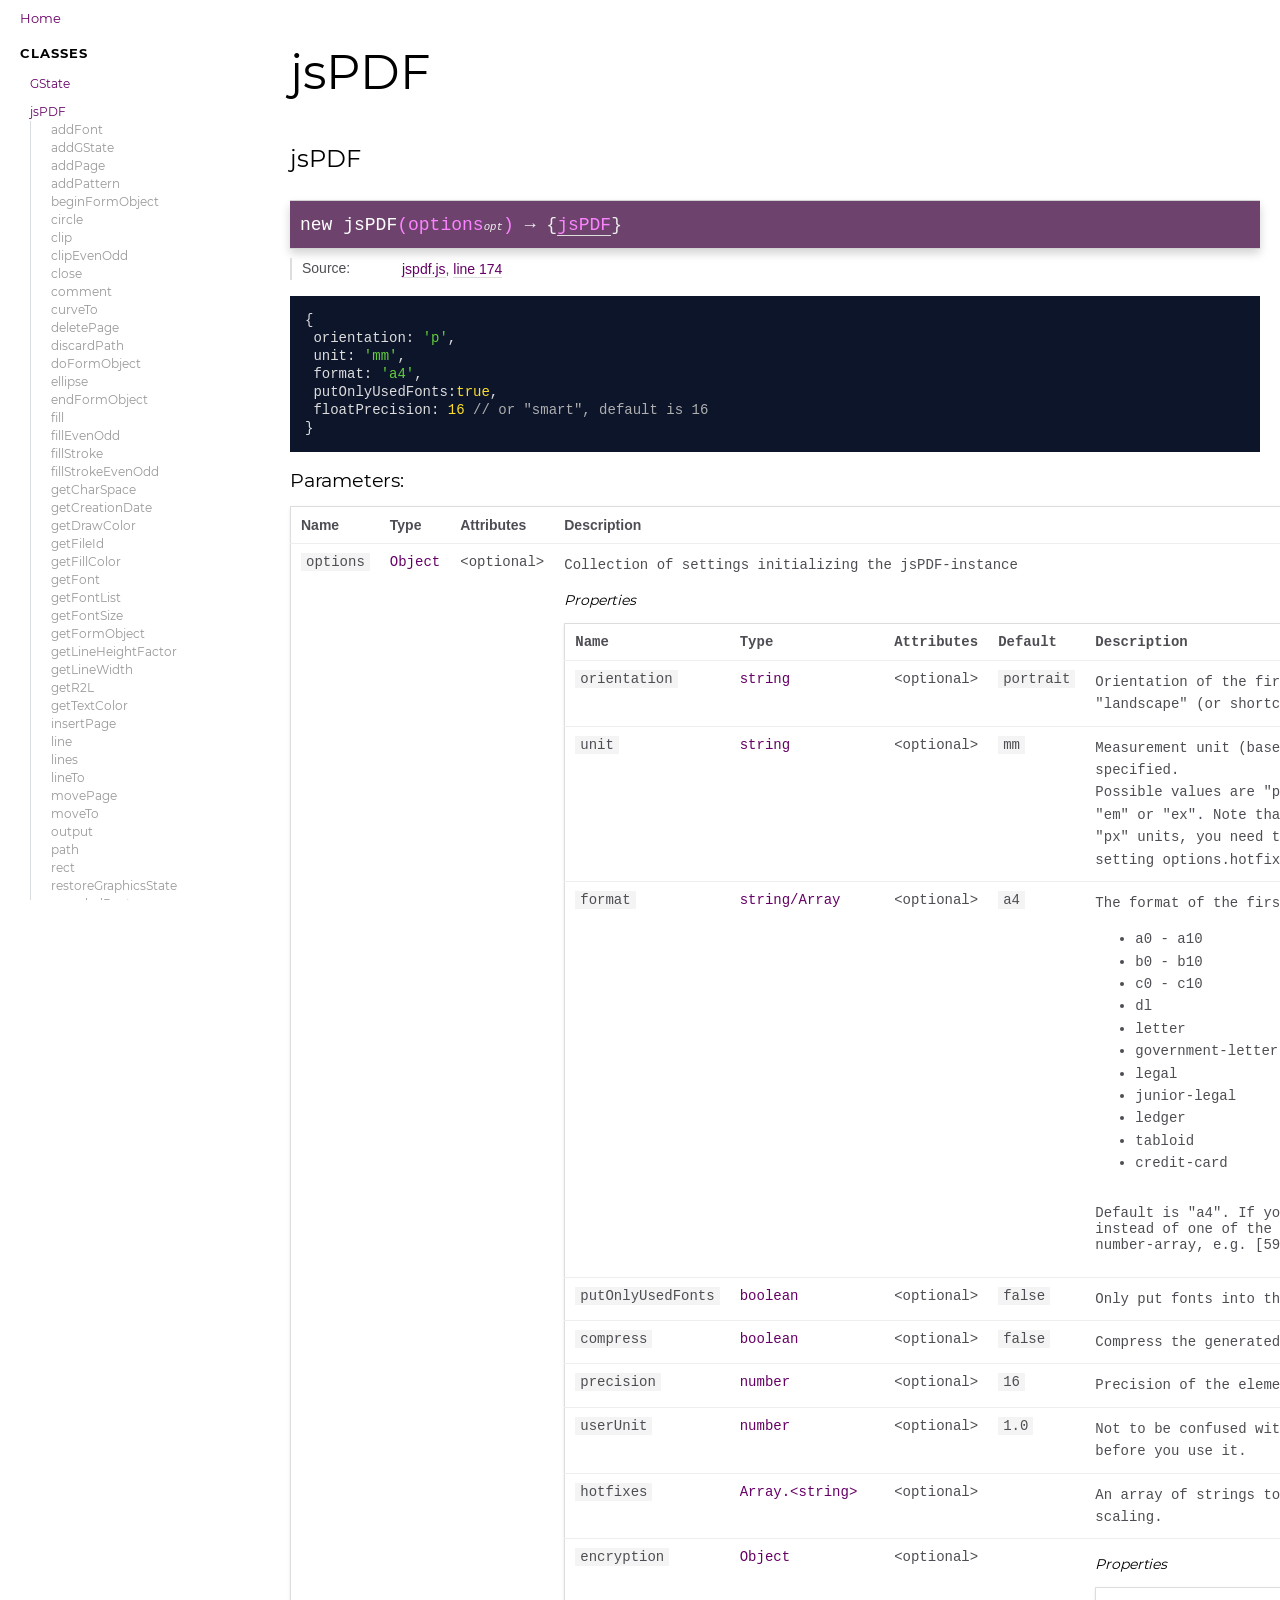
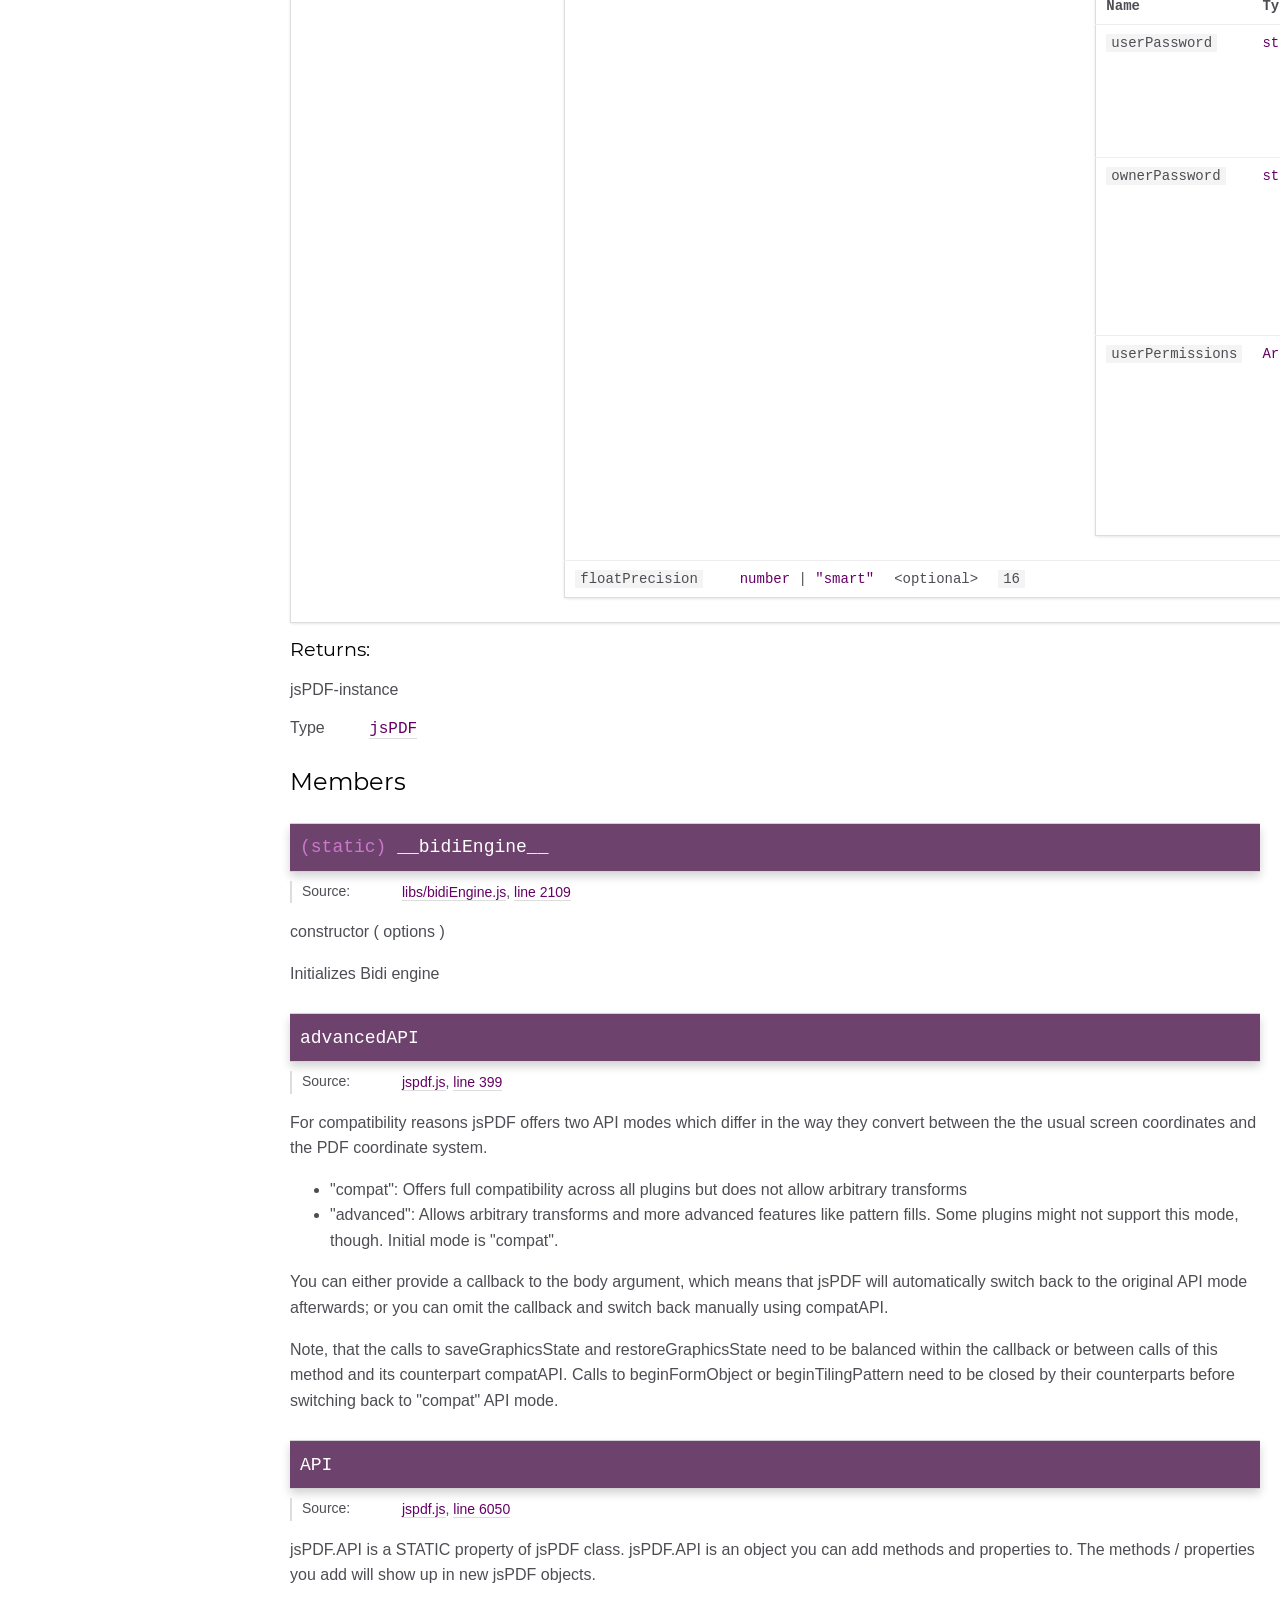
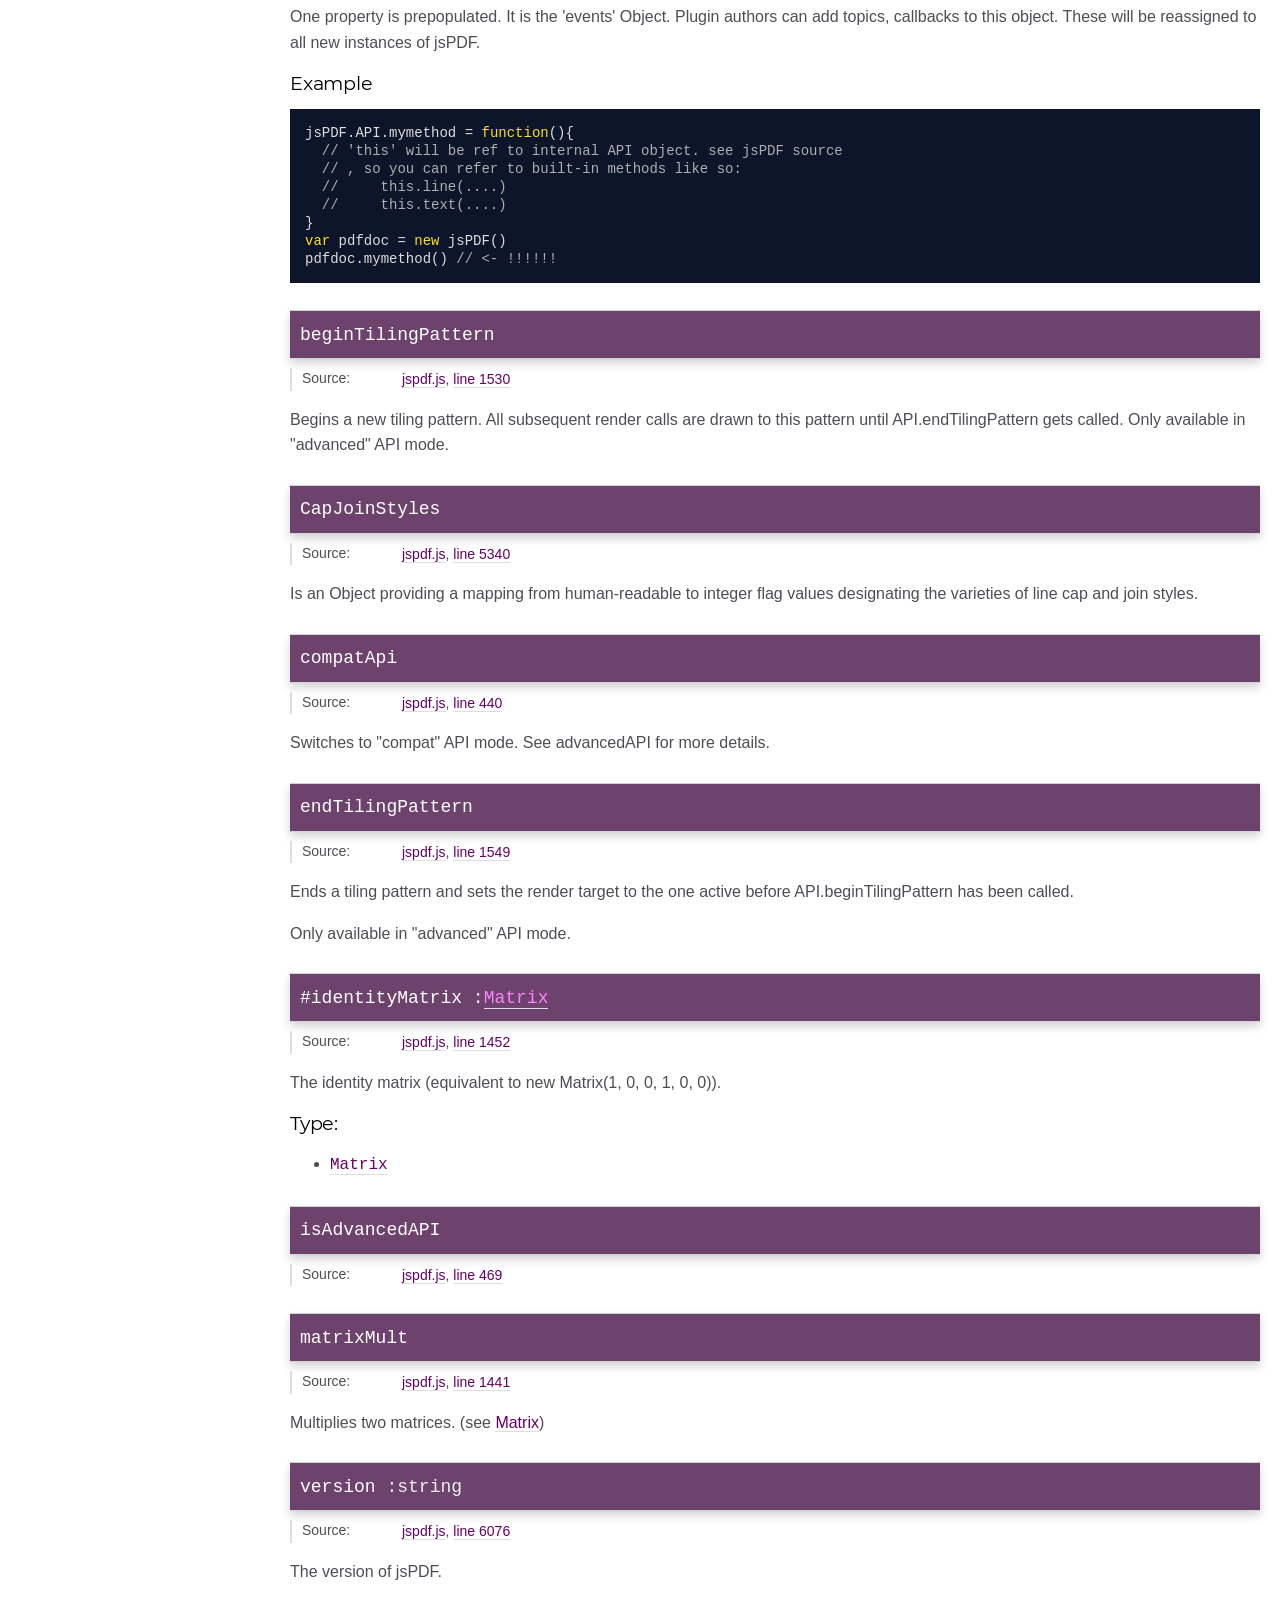
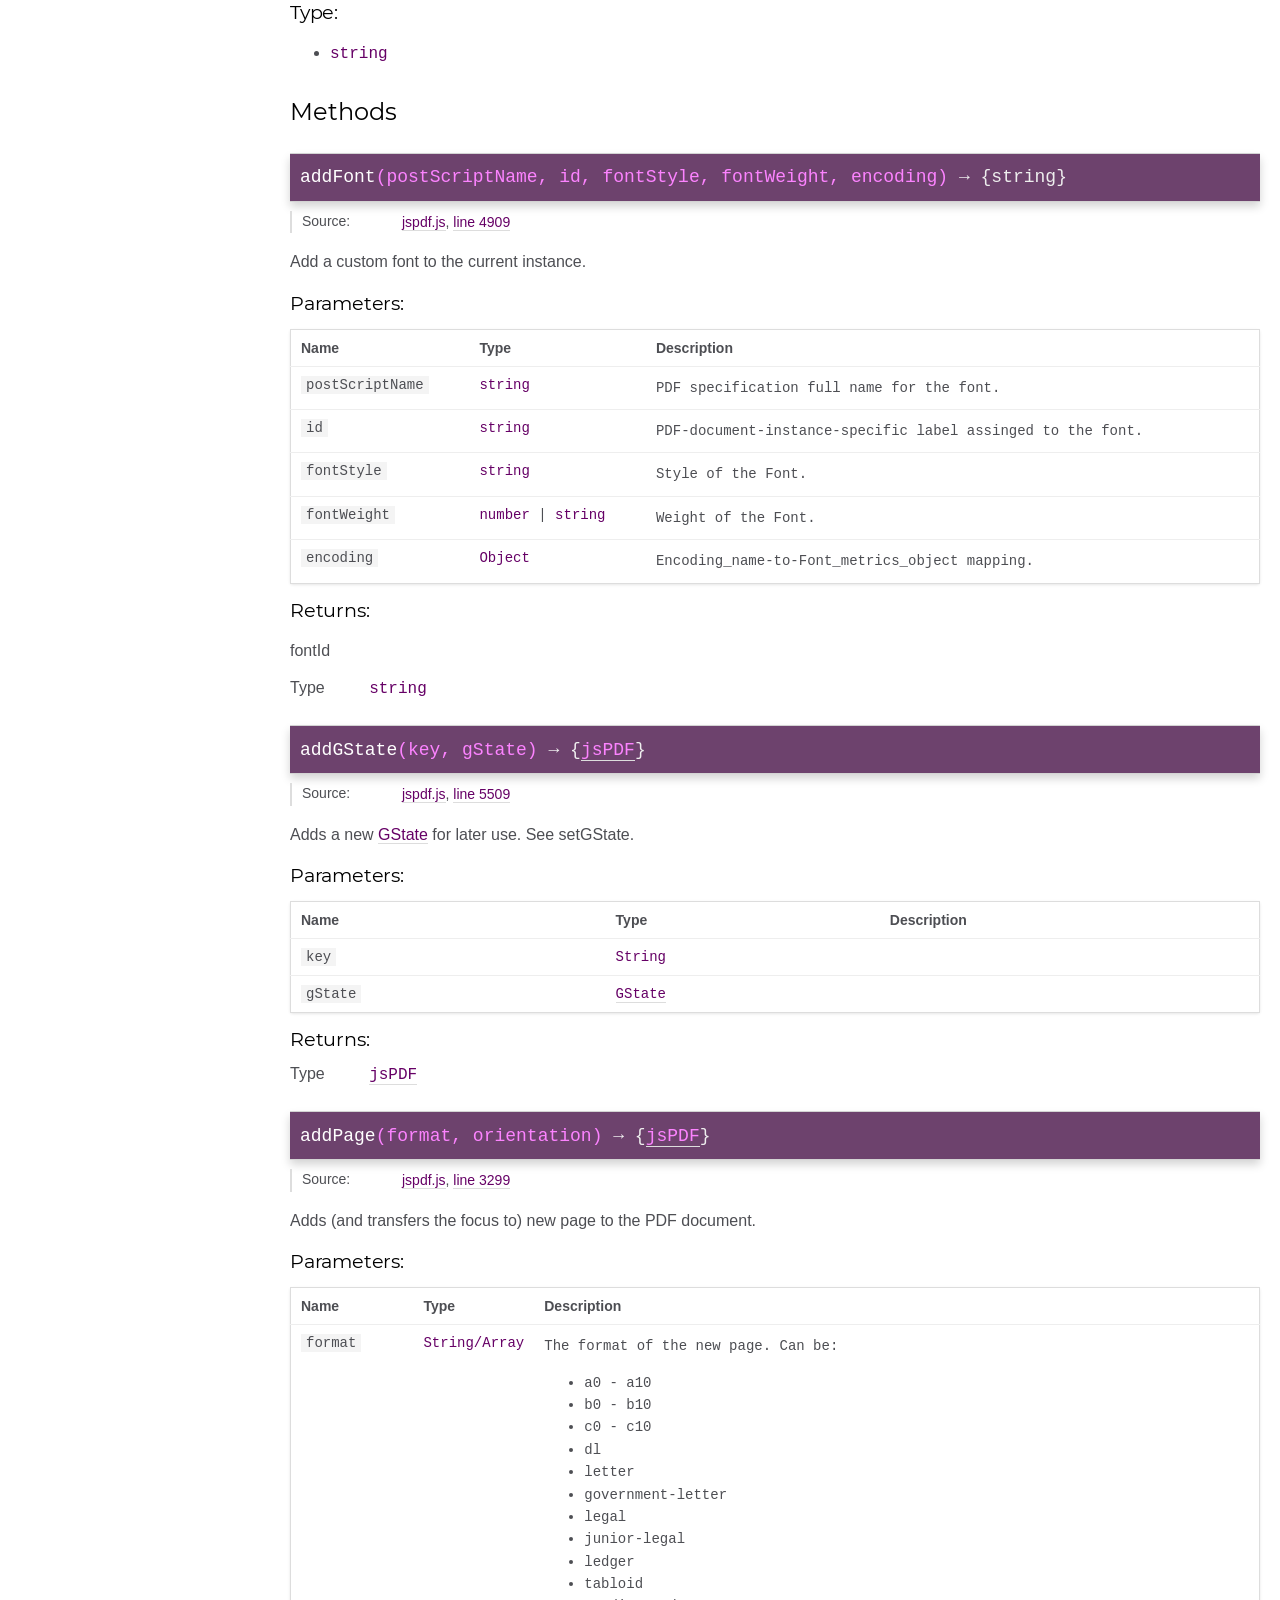
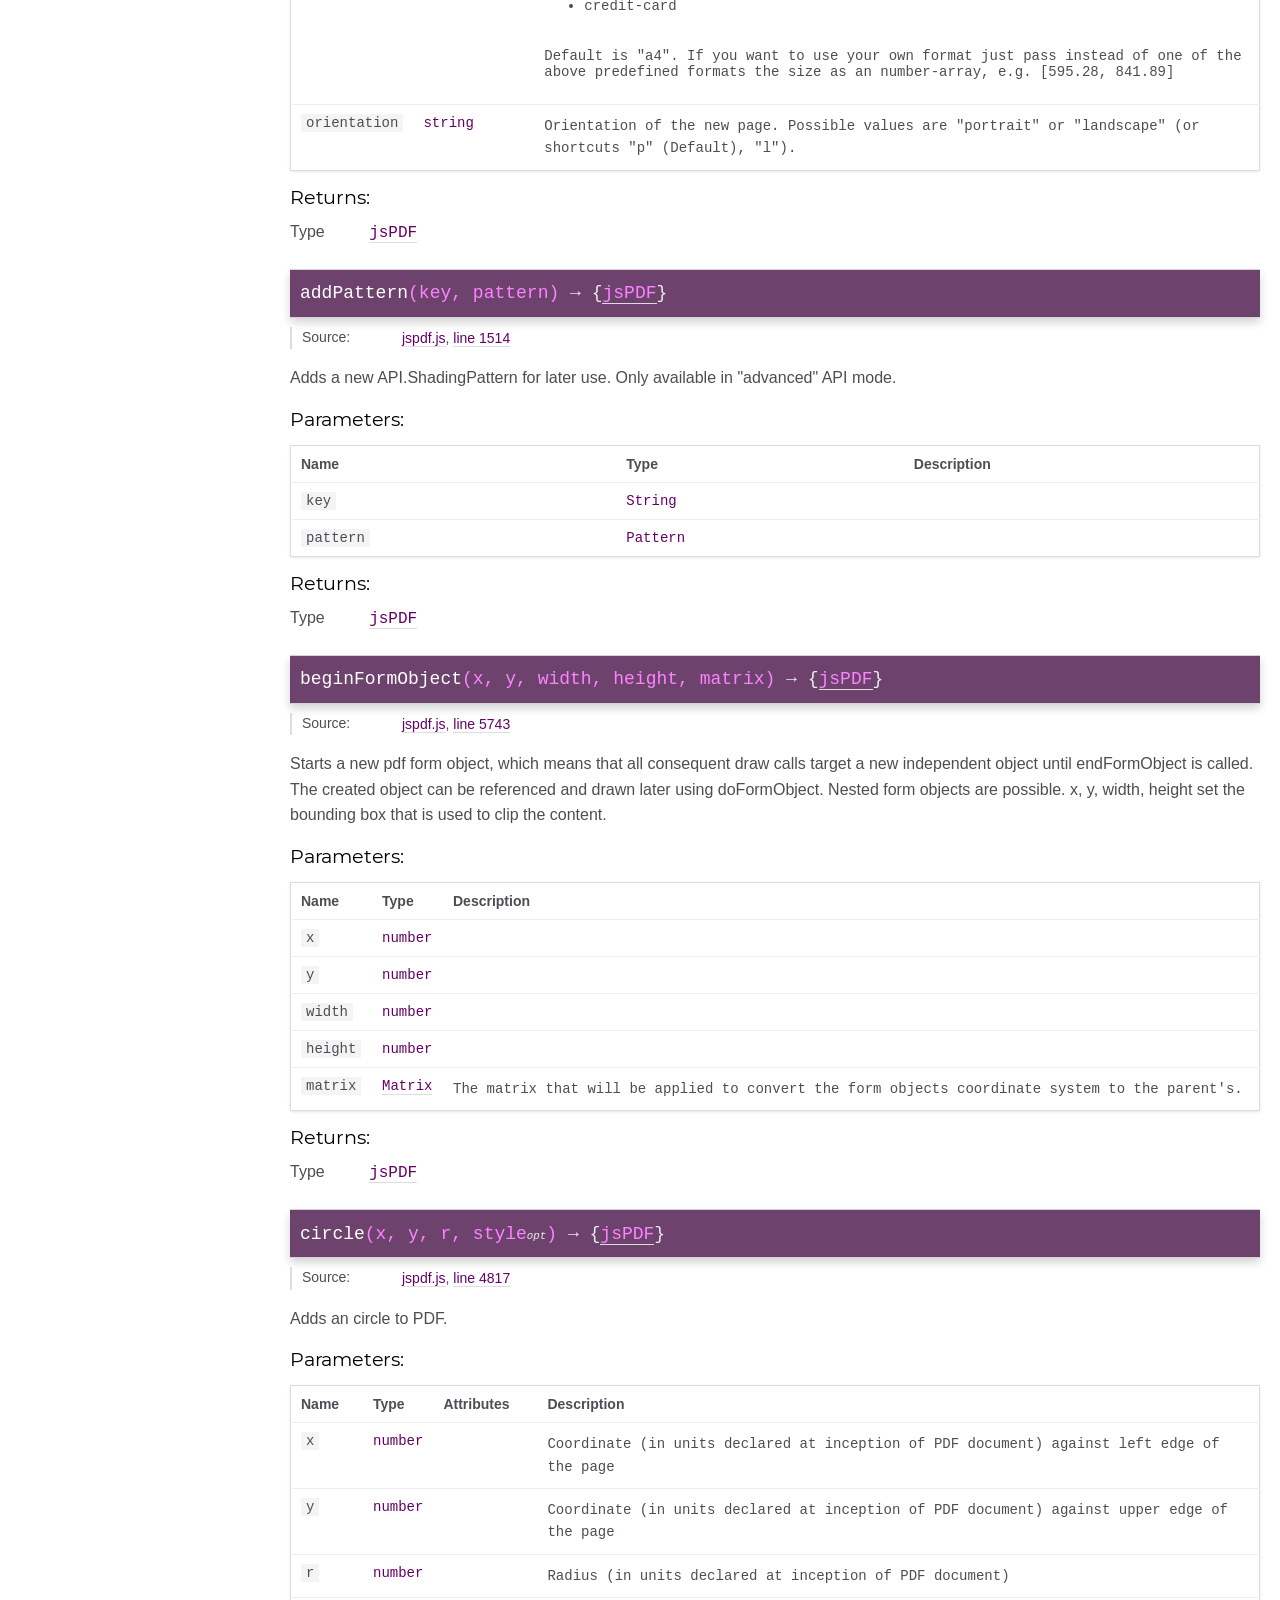
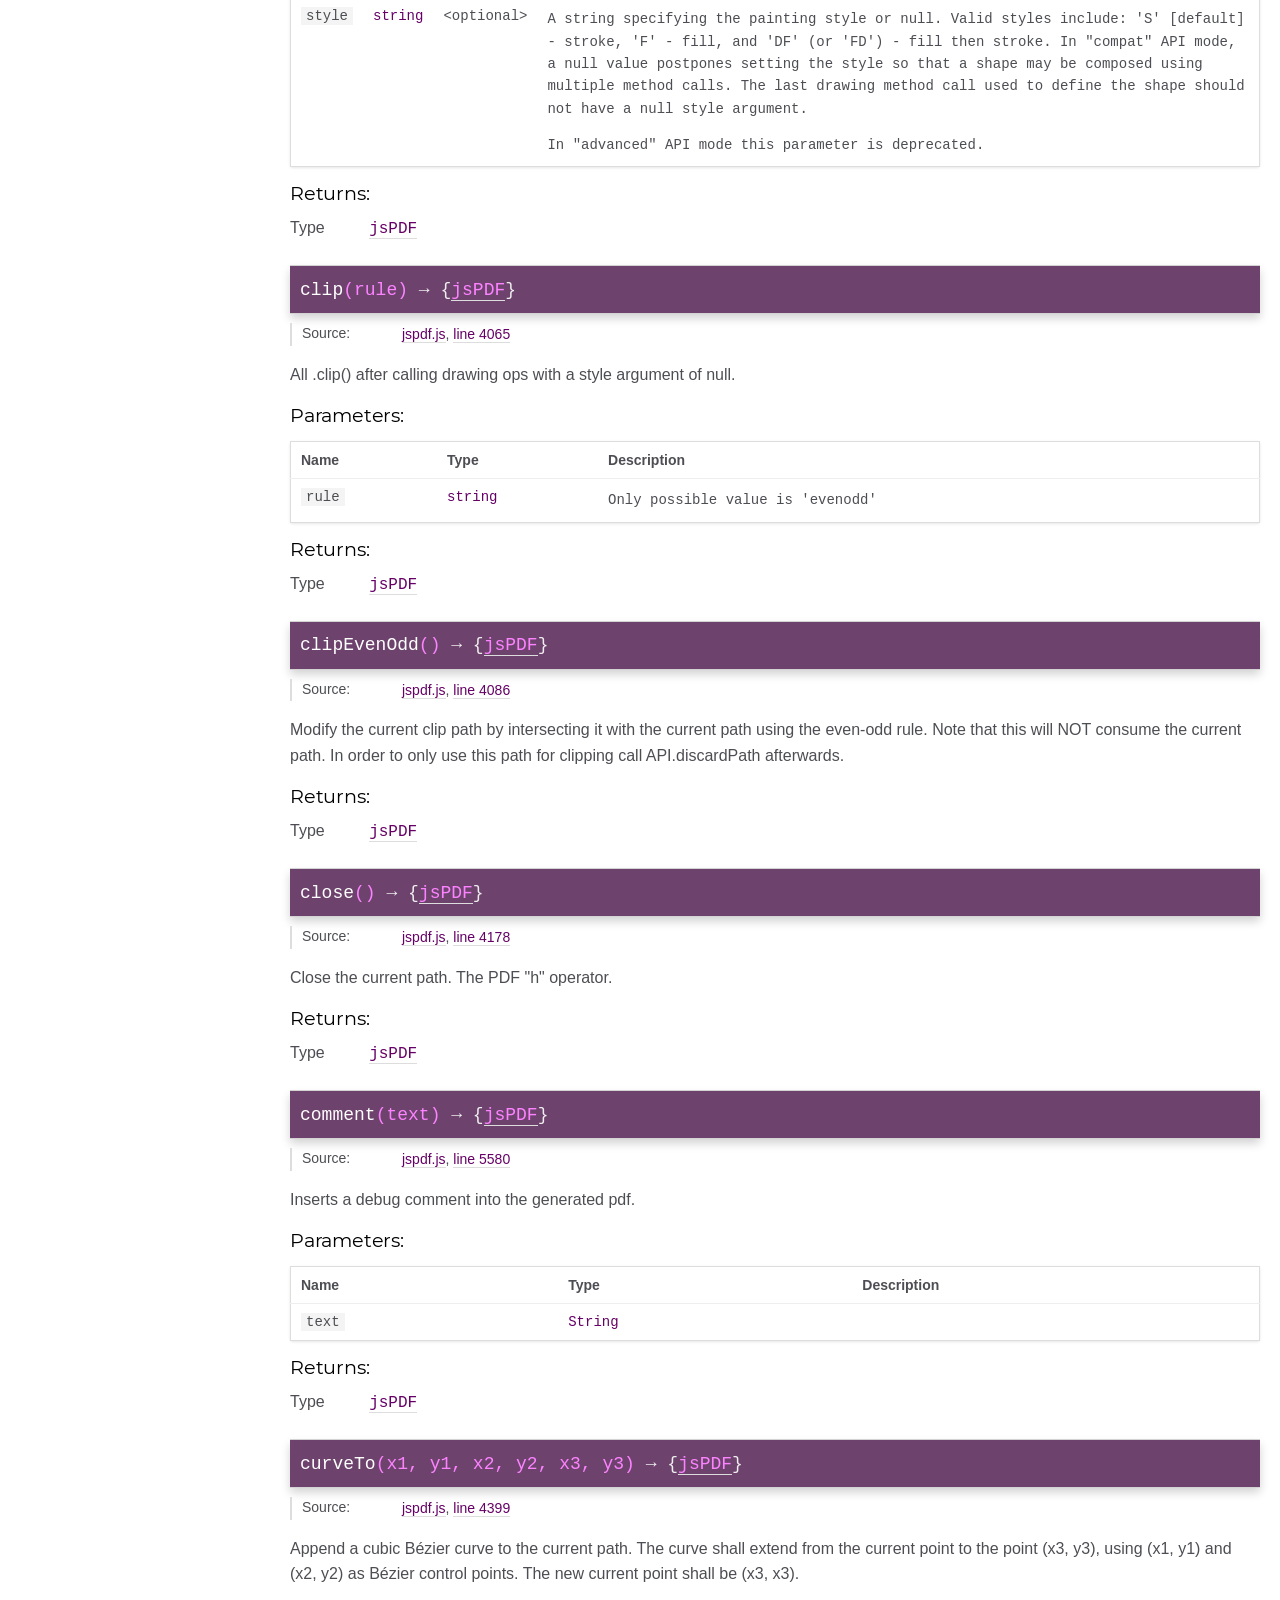
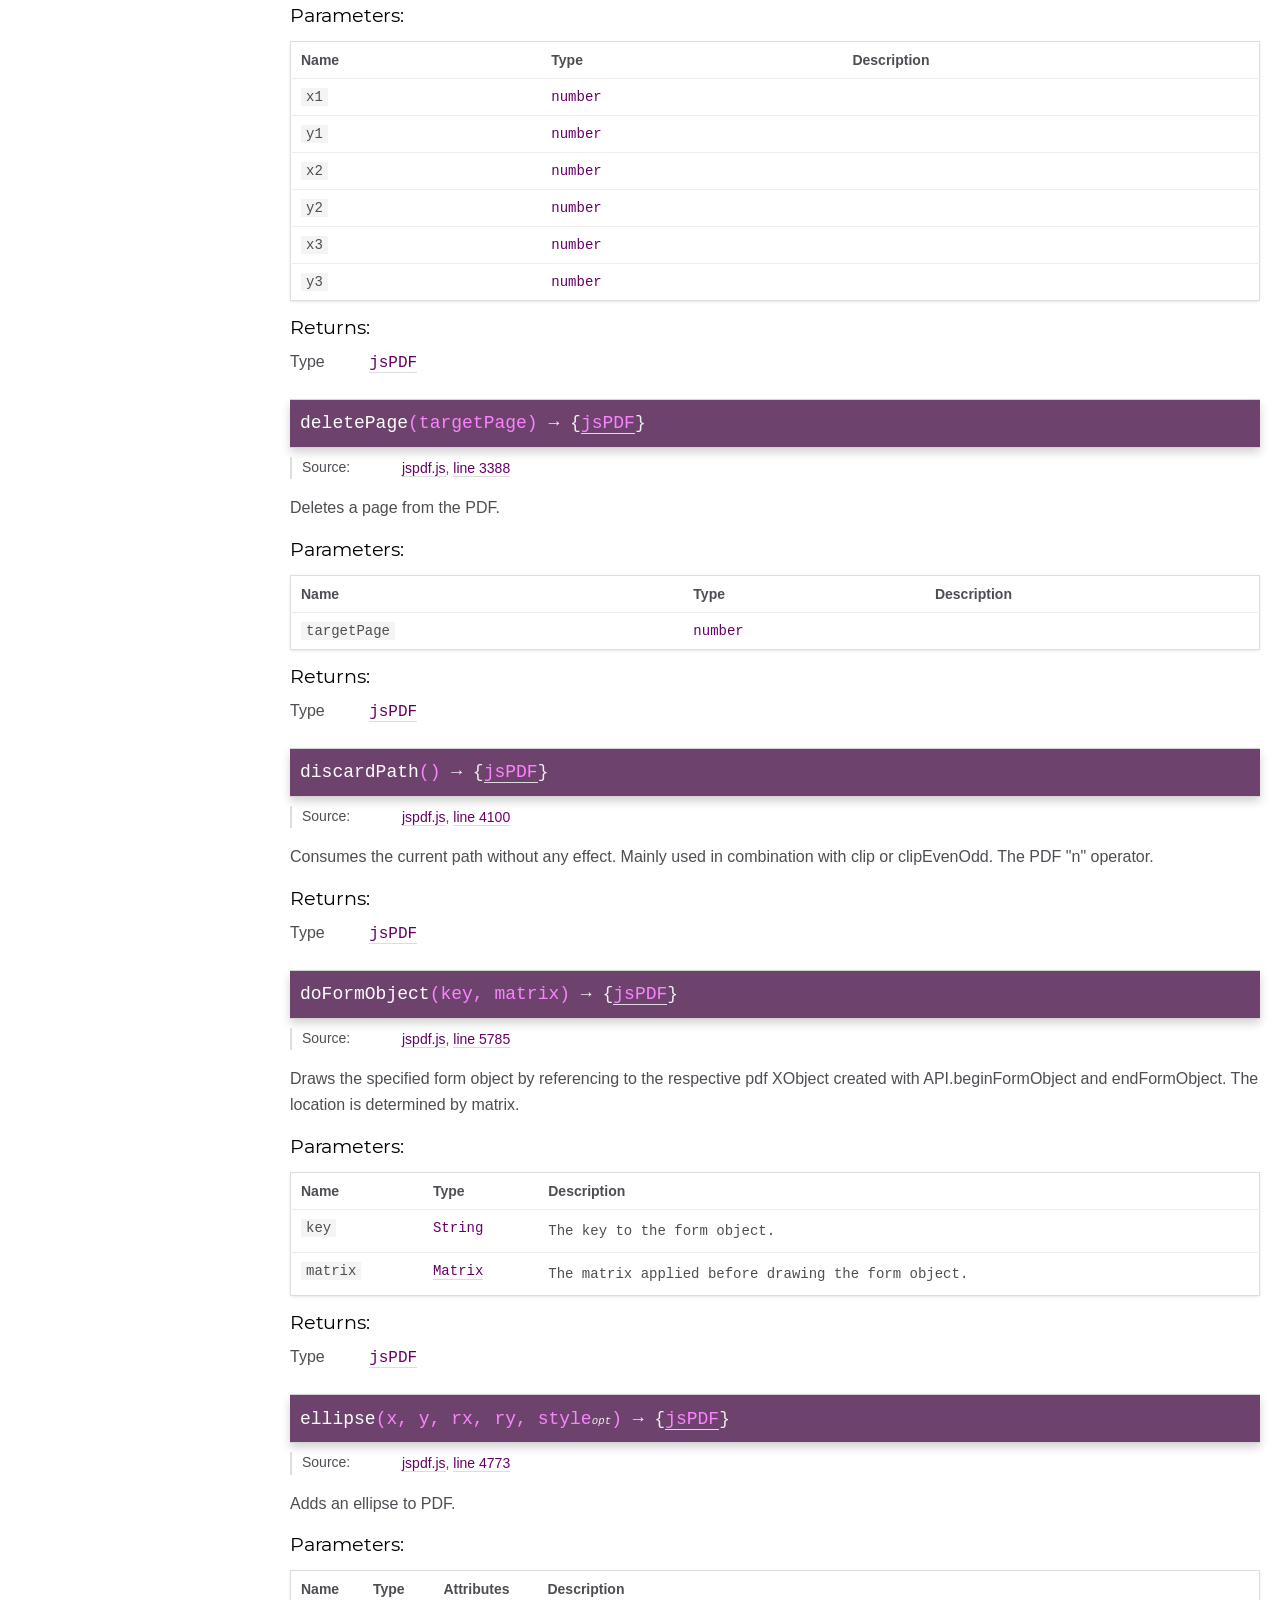
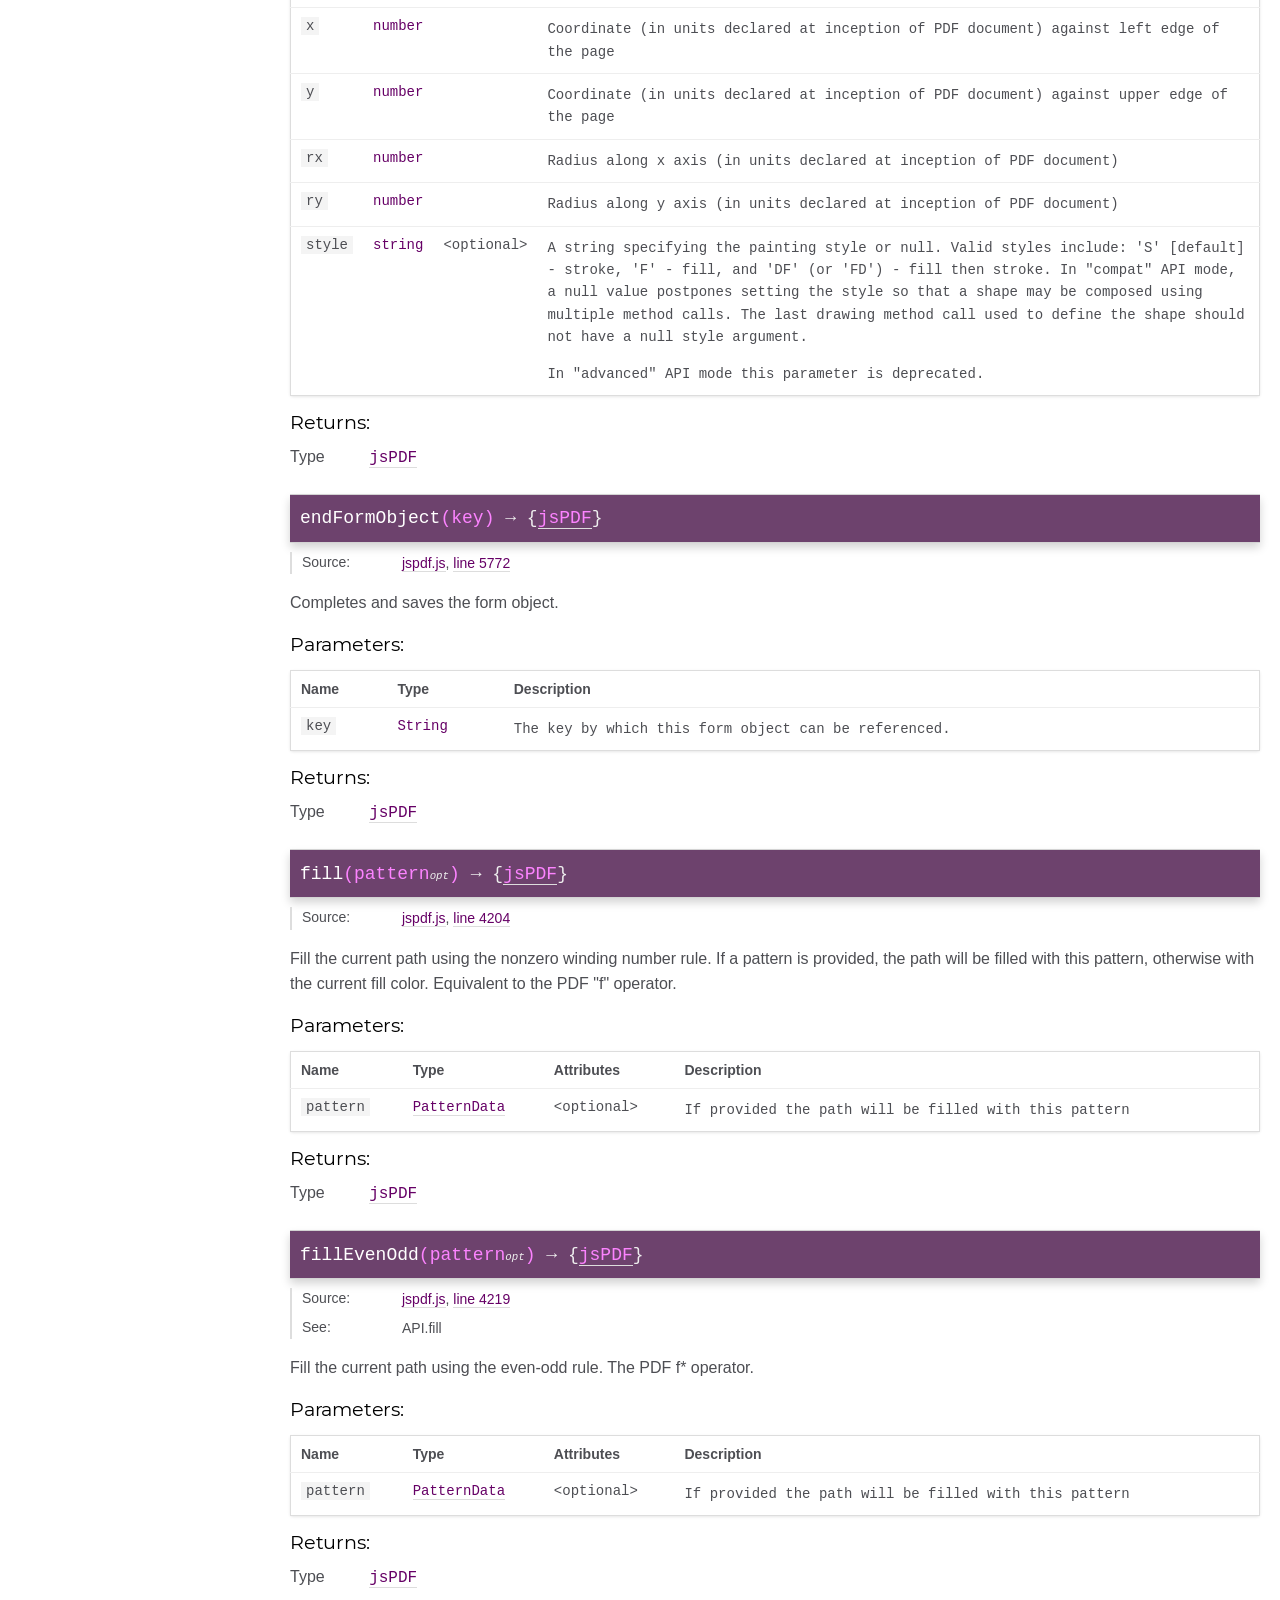
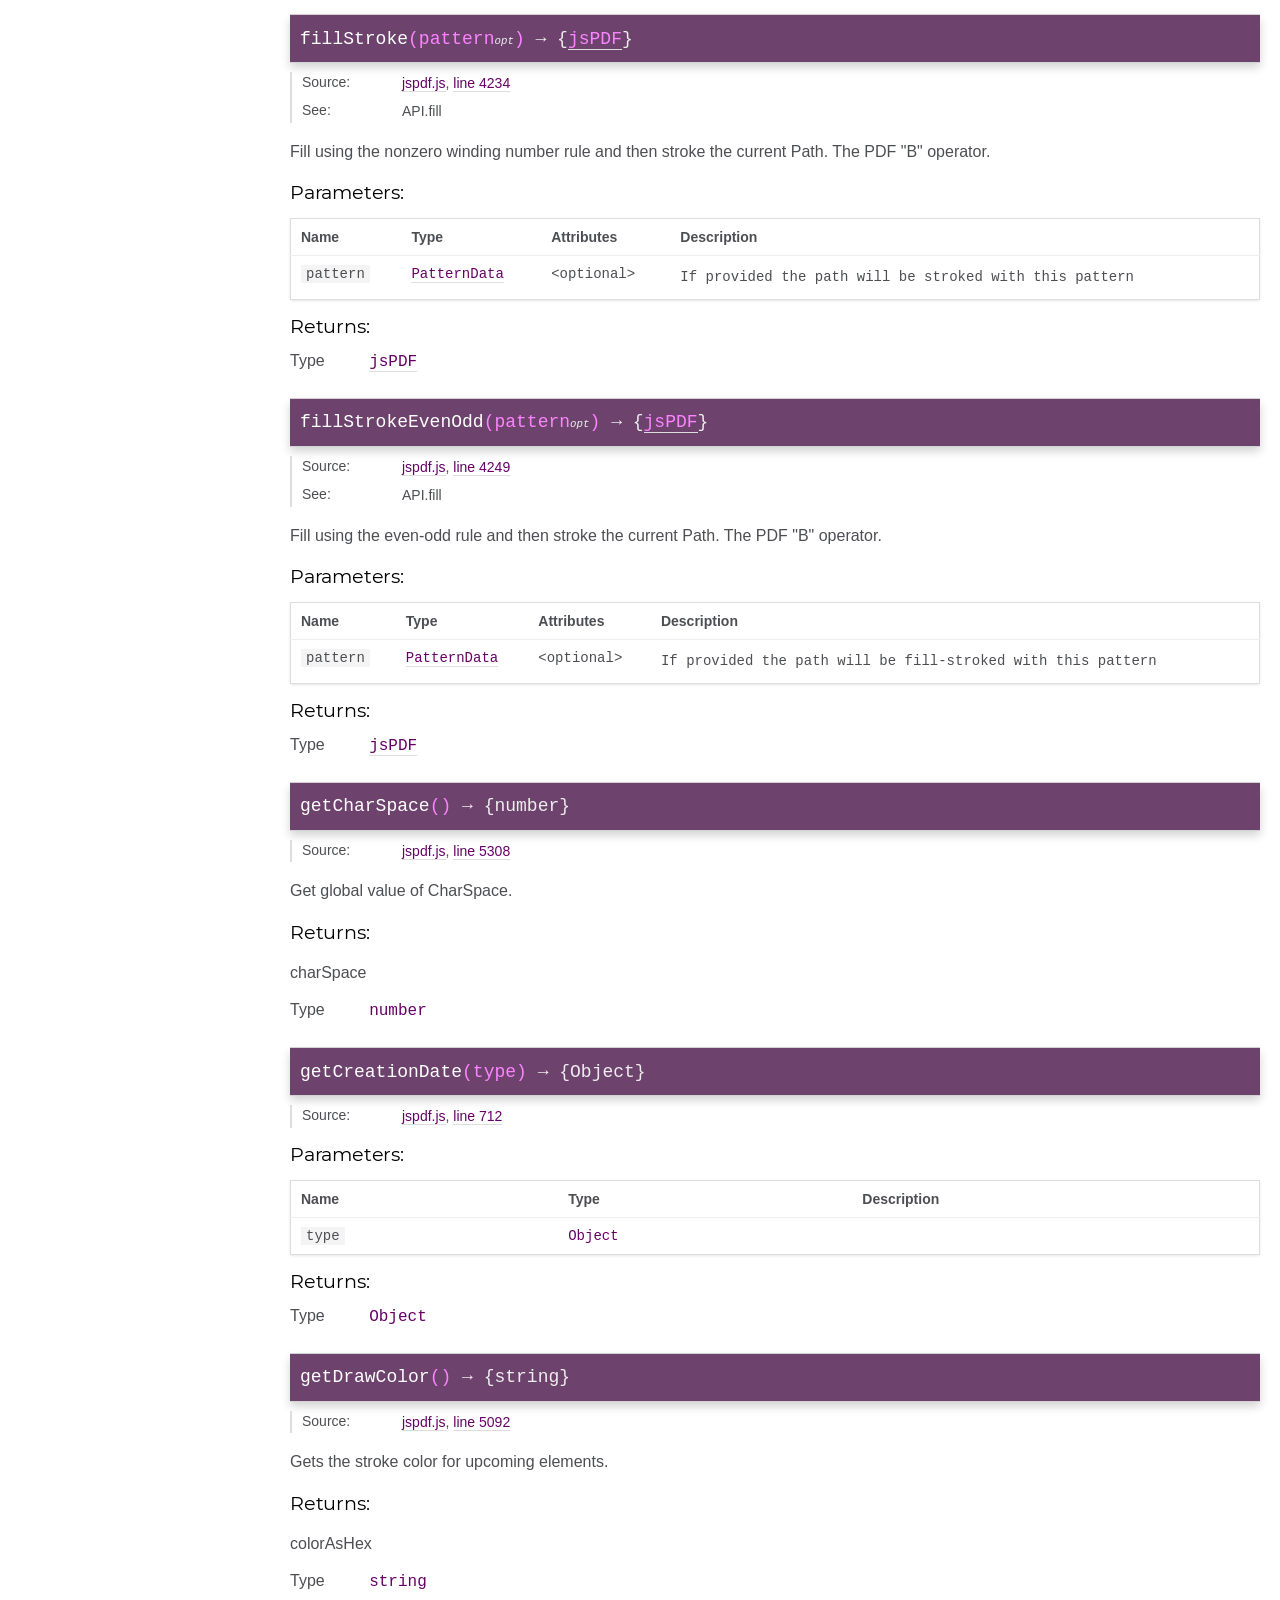
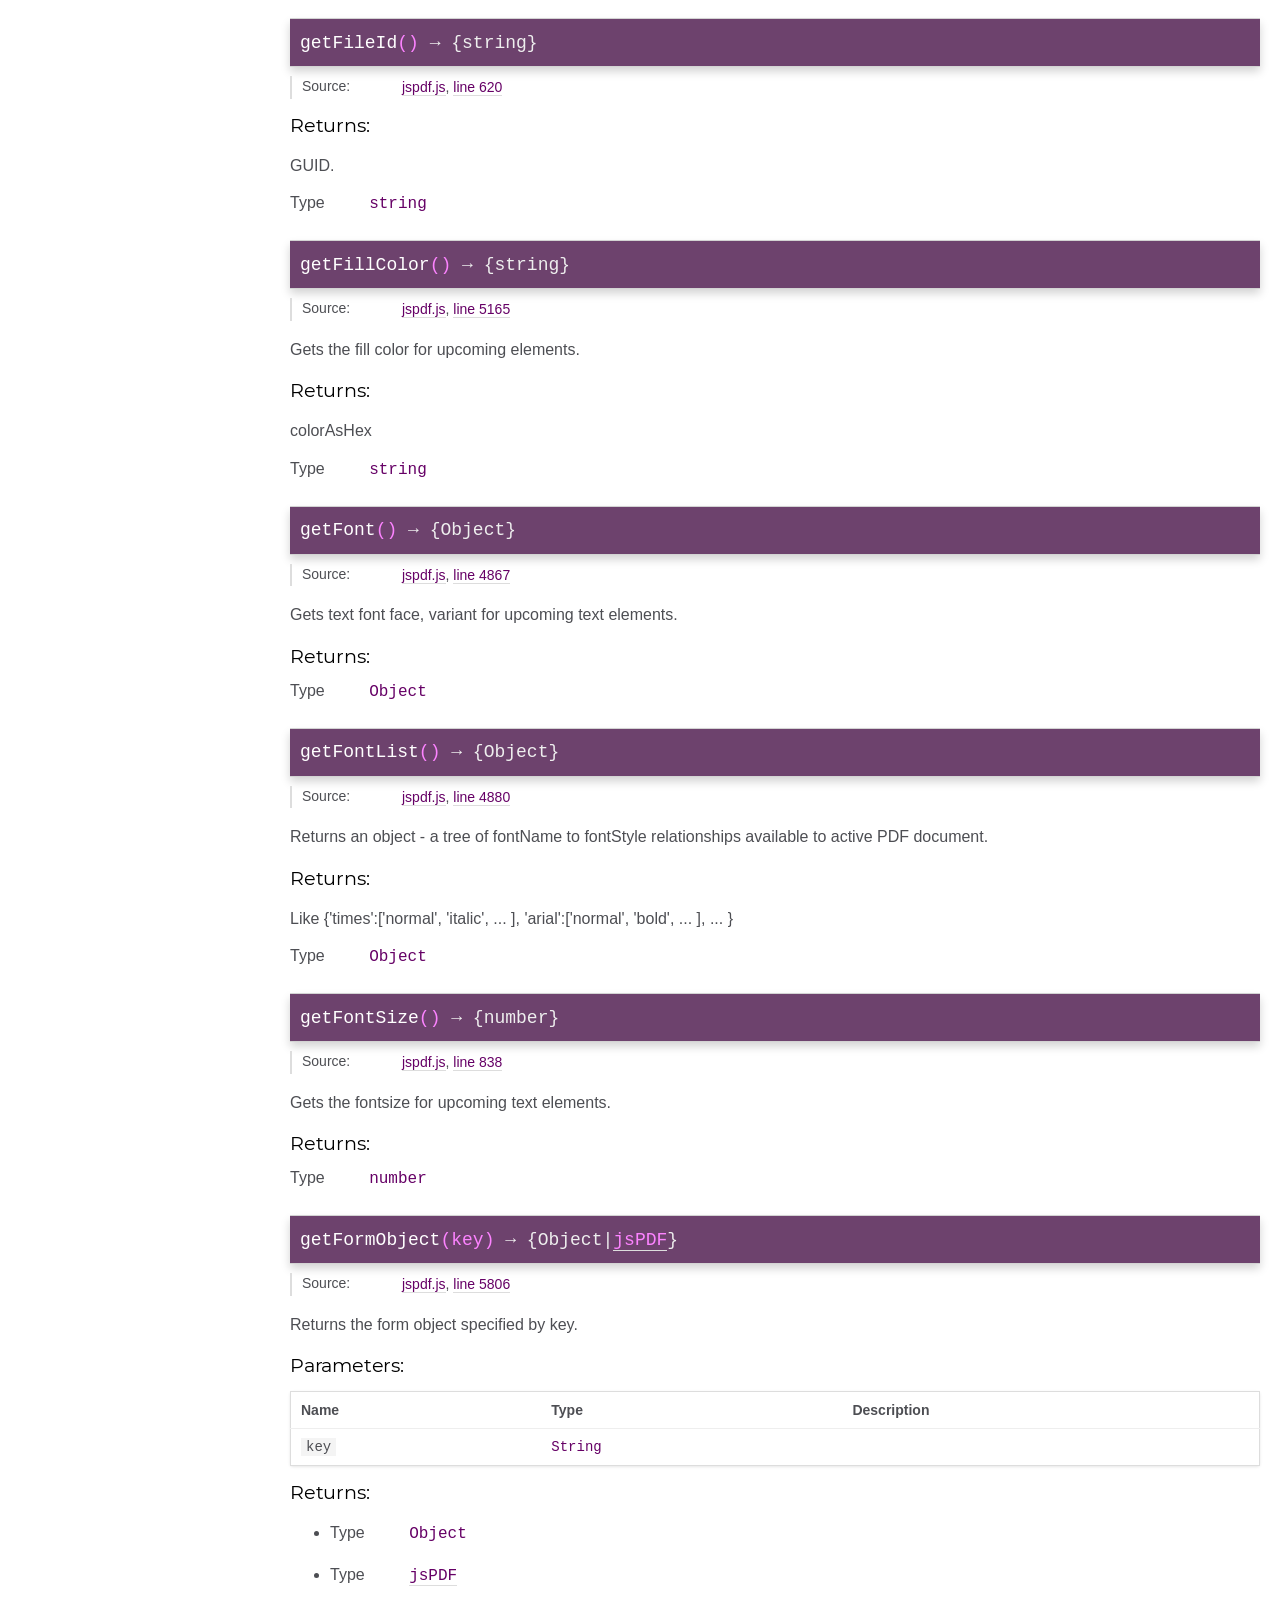
<file: jsPDF-master/docs/jsPDF.html>
<!DOCTYPE html>
<html lang="en">
<head>
    
    <meta charset="utf-8">
    <title>jsPDF - Documentation</title>
    
    
    <script src="scripts/prettify/prettify.js"></script>
    <script src="scripts/prettify/lang-css.js"></script>
    <!--[if lt IE 9]>
      <script src="//html5shiv.googlecode.com/svn/trunk/html5.js"></script>
    <![endif]-->
    <link type="text/css" rel="stylesheet" href="styles/prettify.css">
    <link type="text/css" rel="stylesheet" href="styles/jsdoc.css">
    <script src="scripts/nav.js" defer></script>
    <meta name="viewport" content="width=device-width, initial-scale=1.0">
</head>
<body>

<input type="checkbox" id="nav-trigger" class="nav-trigger" />
<label for="nav-trigger" class="navicon-button x">
  <div class="navicon"></div>
</label>

<label for="nav-trigger" class="overlay"></label>

<nav >
    
    <h2><a href="index.html">Home</a></h2><h3>Classes</h3><ul><li><a href="GState.html">GState</a></li><li><a href="jsPDF.html">jsPDF</a><ul class='methods'><li data-type='method'><a href="jsPDF.html#addFont">addFont</a></li><li data-type='method'><a href="jsPDF.html#addGState">addGState</a></li><li data-type='method'><a href="jsPDF.html#addPage">addPage</a></li><li data-type='method'><a href="jsPDF.html#addPattern">addPattern</a></li><li data-type='method'><a href="jsPDF.html#beginFormObject">beginFormObject</a></li><li data-type='method'><a href="jsPDF.html#circle">circle</a></li><li data-type='method'><a href="jsPDF.html#clip">clip</a></li><li data-type='method'><a href="jsPDF.html#clipEvenOdd">clipEvenOdd</a></li><li data-type='method'><a href="jsPDF.html#close">close</a></li><li data-type='method'><a href="jsPDF.html#comment">comment</a></li><li data-type='method'><a href="jsPDF.html#curveTo">curveTo</a></li><li data-type='method'><a href="jsPDF.html#deletePage">deletePage</a></li><li data-type='method'><a href="jsPDF.html#discardPath">discardPath</a></li><li data-type='method'><a href="jsPDF.html#doFormObject">doFormObject</a></li><li data-type='method'><a href="jsPDF.html#ellipse">ellipse</a></li><li data-type='method'><a href="jsPDF.html#endFormObject">endFormObject</a></li><li data-type='method'><a href="jsPDF.html#fill">fill</a></li><li data-type='method'><a href="jsPDF.html#fillEvenOdd">fillEvenOdd</a></li><li data-type='method'><a href="jsPDF.html#fillStroke">fillStroke</a></li><li data-type='method'><a href="jsPDF.html#fillStrokeEvenOdd">fillStrokeEvenOdd</a></li><li data-type='method'><a href="jsPDF.html#getCharSpace">getCharSpace</a></li><li data-type='method'><a href="jsPDF.html#getCreationDate">getCreationDate</a></li><li data-type='method'><a href="jsPDF.html#getDrawColor">getDrawColor</a></li><li data-type='method'><a href="jsPDF.html#getFileId">getFileId</a></li><li data-type='method'><a href="jsPDF.html#getFillColor">getFillColor</a></li><li data-type='method'><a href="jsPDF.html#getFont">getFont</a></li><li data-type='method'><a href="jsPDF.html#getFontList">getFontList</a></li><li data-type='method'><a href="jsPDF.html#getFontSize">getFontSize</a></li><li data-type='method'><a href="jsPDF.html#getFormObject">getFormObject</a></li><li data-type='method'><a href="jsPDF.html#getLineHeightFactor">getLineHeightFactor</a></li><li data-type='method'><a href="jsPDF.html#getLineWidth">getLineWidth</a></li><li data-type='method'><a href="jsPDF.html#getR2L">getR2L</a></li><li data-type='method'><a href="jsPDF.html#getTextColor">getTextColor</a></li><li data-type='method'><a href="jsPDF.html#insertPage">insertPage</a></li><li data-type='method'><a href="jsPDF.html#line">line</a></li><li data-type='method'><a href="jsPDF.html#lines">lines</a></li><li data-type='method'><a href="jsPDF.html#lineTo">lineTo</a></li><li data-type='method'><a href="jsPDF.html#movePage">movePage</a></li><li data-type='method'><a href="jsPDF.html#moveTo">moveTo</a></li><li data-type='method'><a href="jsPDF.html#output">output</a></li><li data-type='method'><a href="jsPDF.html#path">path</a></li><li data-type='method'><a href="jsPDF.html#rect">rect</a></li><li data-type='method'><a href="jsPDF.html#restoreGraphicsState">restoreGraphicsState</a></li><li data-type='method'><a href="jsPDF.html#roundedRect">roundedRect</a></li><li data-type='method'><a href="jsPDF.html#save">save</a></li><li data-type='method'><a href="jsPDF.html#saveGraphicsState">saveGraphicsState</a></li><li data-type='method'><a href="jsPDF.html#setCharSpace">setCharSpace</a></li><li data-type='method'><a href="jsPDF.html#setCreationDate">setCreationDate</a></li><li data-type='method'><a href="jsPDF.html#setCurrentTransformationMatrix">setCurrentTransformationMatrix</a></li><li data-type='method'><a href="jsPDF.html#setDisplayMode">setDisplayMode</a></li><li data-type='method'><a href="jsPDF.html#setDocumentProperties">setDocumentProperties</a></li><li data-type='method'><a href="jsPDF.html#setDrawColor">setDrawColor</a></li><li data-type='method'><a href="jsPDF.html#setFileId">setFileId</a></li><li data-type='method'><a href="jsPDF.html#setFillColor">setFillColor</a></li><li data-type='method'><a href="jsPDF.html#setFont">setFont</a></li><li data-type='method'><a href="jsPDF.html#setFontSize">setFontSize</a></li><li data-type='method'><a href="jsPDF.html#setGState">setGState</a></li><li data-type='method'><a href="jsPDF.html#setLineCap">setLineCap</a></li><li data-type='method'><a href="jsPDF.html#setLineDashPattern">setLineDashPattern</a></li><li data-type='method'><a href="jsPDF.html#setLineHeightFactor">setLineHeightFactor</a></li><li data-type='method'><a href="jsPDF.html#setLineJoin">setLineJoin</a></li><li data-type='method'><a href="jsPDF.html#setLineMiterLimit">setLineMiterLimit</a></li><li data-type='method'><a href="jsPDF.html#setLineWidth">setLineWidth</a></li><li data-type='method'><a href="jsPDF.html#setPage">setPage</a></li><li data-type='method'><a href="jsPDF.html#setPrecision">setPrecision</a></li><li data-type='method'><a href="jsPDF.html#setR2L">setR2L</a></li><li data-type='method'><a href="jsPDF.html#setTextColor">setTextColor</a></li><li data-type='method'><a href="jsPDF.html#stroke">stroke</a></li><li data-type='method'><a href="jsPDF.html#text">text</a></li><li data-type='method'><a href="jsPDF.html#triangle">triangle</a></li><li data-type='method'><a href="jsPDF.html#~addGState">addGState</a></li><li data-type='method'><a href="jsPDF.html#~addPattern">addPattern</a></li><li data-type='method'><a href="jsPDF.html#~hasHotfix">hasHotfix</a></li><li data-type='method'><a href="jsPDF.html#~Point">Point</a></li><li data-type='method'><a href="jsPDF.html#~Rectangle">Rectangle</a></li><li data-type='method'><a href="jsPDF.html#~RenderTarget">RenderTarget</a></li></ul></li><li><a href="jsPDF-API.GState.html">GState</a></li><li><a href="jsPDF-API.ShadingPattern.html">ShadingPattern</a></li><li><a href="jsPDF-API.TilingPattern.html">TilingPattern</a></li><li><a href="Matrix.html">Matrix</a><ul class='methods'><li data-type='method'><a href="Matrix.html#applyToPoint">applyToPoint</a></li><li data-type='method'><a href="Matrix.html#applyToRectangle">applyToRectangle</a></li><li data-type='method'><a href="Matrix.html#clone">clone</a></li><li data-type='method'><a href="Matrix.html#decompose">decompose</a></li><li data-type='method'><a href="Matrix.html#inversed">inversed</a></li><li data-type='method'><a href="Matrix.html#join">join</a></li><li data-type='method'><a href="Matrix.html#multiply">multiply</a></li><li data-type='method'><a href="Matrix.html#toString">toString</a></li></ul></li><li><a href="module-AcroForm-AcroFormButton.html">AcroFormButton</a></li><li><a href="module-AcroForm-AcroFormCheckBox.html">AcroFormCheckBox</a></li><li><a href="module-AcroForm-AcroFormChoiceField.html">AcroFormChoiceField</a></li><li><a href="module-AcroForm-AcroFormComboBox.html">AcroFormComboBox</a><ul class='methods'><li data-type='method'><a href="module-AcroForm-AcroFormComboBox.html#addOption">addOption</a></li><li data-type='method'><a href="module-AcroForm-AcroFormComboBox.html#getOptions">getOptions</a></li><li data-type='method'><a href="module-AcroForm-AcroFormComboBox.html#removeOption">removeOption</a></li><li data-type='method'><a href="module-AcroForm-AcroFormComboBox.html#setOptions">setOptions</a></li></ul></li><li><a href="module-AcroForm-AcroFormEditBox.html">AcroFormEditBox</a><ul class='methods'><li data-type='method'><a href="module-AcroForm-AcroFormEditBox.html#addOption">addOption</a></li><li data-type='method'><a href="module-AcroForm-AcroFormEditBox.html#getOptions">getOptions</a></li><li data-type='method'><a href="module-AcroForm-AcroFormEditBox.html#removeOption">removeOption</a></li><li data-type='method'><a href="module-AcroForm-AcroFormEditBox.html#setOptions">setOptions</a></li></ul></li><li><a href="module-AcroForm-AcroFormField.html">AcroFormField</a></li><li><a href="module-AcroForm-AcroFormListBox.html">AcroFormListBox</a><ul class='methods'><li data-type='method'><a href="module-AcroForm-AcroFormListBox.html#addOption">addOption</a></li><li data-type='method'><a href="module-AcroForm-AcroFormListBox.html#getOptions">getOptions</a></li><li data-type='method'><a href="module-AcroForm-AcroFormListBox.html#removeOption">removeOption</a></li><li data-type='method'><a href="module-AcroForm-AcroFormListBox.html#setOptions">setOptions</a></li></ul></li><li><a href="module-AcroForm-AcroFormPasswordField.html">AcroFormPasswordField</a></li><li><a href="module-AcroForm-AcroFormPDFObject.html">AcroFormPDFObject</a></li><li><a href="module-AcroForm-AcroFormPushButton.html">AcroFormPushButton</a></li><li><a href="module-AcroForm-AcroFormRadioButton.html">AcroFormRadioButton</a></li><li><a href="module-AcroForm-AcroFormTextField.html">AcroFormTextField</a></li><li><a href="module-canvas-Canvas.html">Canvas</a></li></ul><h3>Modules</h3><ul><li><a href="module-AcroForm.html">AcroForm</a><ul class='methods'><li data-type='method'><a href="module-AcroForm.html#addField">addField</a></li><li data-type='method'><a href="module-AcroForm.html#~AcroFormDictionaryCallback">AcroFormDictionaryCallback</a></li><li data-type='method'><a href="module-AcroForm.html#~calculateFontSpace">calculateFontSpace</a></li><li data-type='method'><a href="module-AcroForm.html#~createAnnotationReference">createAnnotationReference</a></li><li data-type='method'><a href="module-AcroForm.html#~createFieldCallback">createFieldCallback</a></li></ul></li><li><a href="module-addImage.html">addImage</a><ul class='methods'><li data-type='method'><a href="module-addImage.html#~addImage">addImage</a></li><li data-type='method'><a href="module-addImage.html#~arrayBufferToBinaryString">arrayBufferToBinaryString</a></li><li data-type='method'><a href="module-addImage.html#~binaryStringToUint8Array">binaryStringToUint8Array</a></li><li data-type='method'><a href="module-addImage.html#~convertBase64ToBinaryString">convertBase64ToBinaryString</a></li><li data-type='method'><a href="module-addImage.html#~extractImageFromDataUrl">extractImageFromDataUrl</a></li><li data-type='method'><a href="module-addImage.html#~getImageFileTypeByImageData">getImageFileTypeByImageData</a></li><li data-type='method'><a href="module-addImage.html#~getImageProperties">getImageProperties</a></li><li data-type='method'><a href="module-addImage.html#~isArrayBuffer">isArrayBuffer</a></li><li data-type='method'><a href="module-addImage.html#~isArrayBufferView">isArrayBufferView</a></li><li data-type='method'><a href="module-addImage.html#~sHashCode">sHashCode</a></li><li data-type='method'><a href="module-addImage.html#~supportsArrayBuffer">supportsArrayBuffer</a></li><li data-type='method'><a href="module-addImage.html#~validateStringAsBase64">validateStringAsBase64</a></li></ul></li><li><a href="module-annotations.html">annotations</a><ul class='methods'><li data-type='method'><a href="module-annotations.html#~createAnnotation">createAnnotation</a></li><li data-type='method'><a href="module-annotations.html#~getTextWidth">getTextWidth</a></li><li data-type='method'><a href="module-annotations.html#~link">link</a></li><li data-type='method'><a href="module-annotations.html#~textWithLink">textWithLink</a></li></ul></li><li><a href="module-arabic.html">arabic</a><ul class='methods'><li data-type='method'><a href="module-arabic.html#~processArabic">processArabic</a></li></ul></li><li><a href="module-autoprint.html">autoprint</a><ul class='methods'><li data-type='method'><a href="module-autoprint.html#~autoPrint">autoPrint</a></li></ul></li><li><a href="module-bmp_support.html">bmp_support</a></li><li><a href="module-canvas.html">canvas</a><ul class='methods'><li data-type='method'><a href="module-canvas.html#~getContext">getContext</a></li><li data-type='method'><a href="module-canvas.html#~toDataURL">toDataURL</a></li></ul></li><li><a href="module-cell.html">cell</a><ul class='methods'><li data-type='method'><a href="module-cell.html#~cell">cell</a></li><li data-type='method'><a href="module-cell.html#~cellAddPage">cellAddPage</a></li><li data-type='method'><a href="module-cell.html#~getTextDimensions">getTextDimensions</a></li><li data-type='method'><a href="module-cell.html#~printHeaderRow">printHeaderRow</a></li><li data-type='method'><a href="module-cell.html#~setHeaderFunction">setHeaderFunction</a></li><li data-type='method'><a href="module-cell.html#~setTableHeaderRow">setTableHeaderRow</a></li><li data-type='method'><a href="module-cell.html#~table">table</a></li></ul></li><li><a href="module-context2d.html">context2d</a><ul class='methods'><li data-type='method'><a href="module-context2d.html#~arc">arc</a></li><li data-type='method'><a href="module-context2d.html#~arcTo">arcTo</a></li><li data-type='method'><a href="module-context2d.html#~beginPath">beginPath</a></li><li data-type='method'><a href="module-context2d.html#~bezierCurveTo">bezierCurveTo</a></li><li data-type='method'><a href="module-context2d.html#~clearRect">clearRect</a></li><li data-type='method'><a href="module-context2d.html#~clip">clip</a></li><li data-type='method'><a href="module-context2d.html#~closePath">closePath</a></li><li data-type='method'><a href="module-context2d.html#~createArc">createArc</a></li><li data-type='method'><a href="module-context2d.html#~fillRect">fillRect</a></li><li data-type='method'><a href="module-context2d.html#~fillText">fillText</a></li><li data-type='method'><a href="module-context2d.html#~getLineDash">getLineDash</a></li><li data-type='method'><a href="module-context2d.html#~lineTo">lineTo</a></li><li data-type='method'><a href="module-context2d.html#~measureText">measureText</a></li><li data-type='method'><a href="module-context2d.html#~moveTo">moveTo</a></li><li data-type='method'><a href="module-context2d.html#~quadraticCurveTo">quadraticCurveTo</a></li><li data-type='method'><a href="module-context2d.html#~rect">rect</a></li><li data-type='method'><a href="module-context2d.html#~restore">restore</a></li><li data-type='method'><a href="module-context2d.html#~rotate">rotate</a></li><li data-type='method'><a href="module-context2d.html#~save">save</a></li><li data-type='method'><a href="module-context2d.html#~scale">scale</a></li><li data-type='method'><a href="module-context2d.html#~setLineDash">setLineDash</a></li><li data-type='method'><a href="module-context2d.html#~setTransform">setTransform</a></li><li data-type='method'><a href="module-context2d.html#~stroke">stroke</a></li><li data-type='method'><a href="module-context2d.html#~strokeRect">strokeRect</a></li><li data-type='method'><a href="module-context2d.html#~strokeText">strokeText</a></li><li data-type='method'><a href="module-context2d.html#~toDataURL">toDataURL</a></li><li data-type='method'><a href="module-context2d.html#~transform">transform</a></li><li data-type='method'><a href="module-context2d.html#~translate">translate</a></li></ul></li><li><a href="module-fileloading.html">fileloading</a><ul class='methods'><li data-type='method'><a href="module-fileloading.html#~loadFile">loadFile</a></li><li data-type='method'><a href="module-fileloading.html#~loadImageFile">loadImageFile</a></li></ul></li><li><a href="module-gif_support.html">gif_support</a></li><li><a href="module-html.html">html</a><ul class='methods'><li data-type='method'><a href="module-html.html#~html">html</a></li></ul></li><li><a href="module-javascript.html">javascript</a><ul class='methods'><li data-type='method'><a href="module-javascript.html#~addJS">addJS</a></li></ul></li><li><a href="module-jpeg_support.html">jpeg_support</a></li><li><a href="module-outline.html">outline</a></li><li><a href="module-png_support.html">png_support</a></li><li><a href="module-rgba_support.html">rgba_support</a></li><li><a href="module-setLanguage.html">setLanguage</a><ul class='methods'><li data-type='method'><a href="module-setLanguage.html#~setLanguage">setLanguage</a></li></ul></li><li><a href="module-split_text_to_size.html">split_text_to_size</a><ul class='methods'><li data-type='method'><a href="module-split_text_to_size.html#~getCharWidthsArray">getCharWidthsArray</a></li><li data-type='method'><a href="module-split_text_to_size.html#~getStringUnitWidth">getStringUnitWidth</a></li><li data-type='method'><a href="module-split_text_to_size.html#~splitTextToSize">splitTextToSize</a></li></ul></li><li><a href="module-standard_fonts_metrics.html">standard_fonts_metrics</a></li><li><a href="module-svg.html">svg</a><ul class='methods'><li data-type='method'><a href="module-svg.html#~addSvgAsImage">addSvgAsImage</a></li></ul></li><li><a href="module-total_pages.html">total_pages</a><ul class='methods'><li data-type='method'><a href="module-total_pages.html#~putTotalPages">putTotalPages</a></li></ul></li><li><a href="module-ttfsupport.html">ttfsupport</a></li><li><a href="module-utf8.html">utf8</a></li><li><a href="module-vFS.html">vFS</a><ul class='methods'><li data-type='method'><a href="module-vFS.html#~addFileToVFS">addFileToVFS</a></li><li data-type='method'><a href="module-vFS.html#~existsFileInVFS">existsFileInVFS</a></li><li data-type='method'><a href="module-vFS.html#~getFileFromVFS">getFileFromVFS</a></li></ul></li><li><a href="module-viewerpreferences.html">viewerpreferences</a><ul class='methods'><li data-type='method'><a href="module-viewerpreferences.html#~viewerPreferences">viewerPreferences</a></li></ul></li><li><a href="module-webp_support.html">webp_support</a></li><li><a href="module-xmp_metadata.html">xmp_metadata</a><ul class='methods'><li data-type='method'><a href="module-xmp_metadata.html#~addMetadata">addMetadata</a></li></ul></li></ul><h3>Global</h3><ul><li><a href="global.html#constructor">constructor</a></li><li><a href="global.html#encryptor">encryptor</a></li><li><a href="global.html#hexToBytes">hexToBytes</a></li><li><a href="global.html#lsbFirstWord">lsbFirstWord</a></li><li><a href="global.html#mapArrayBufferViews">mapArrayBufferViews</a></li><li><a href="global.html#md5cycle">md5cycle</a></li><li><a href="global.html#processOwnerPassword">processOwnerPassword</a></li><li><a href="global.html#rc4">rc4</a></li><li><a href="global.html#repeat">repeat</a></li><li><a href="global.html#RGBColor">RGBColor</a></li><li><a href="global.html#SetsoptionsforBidiconversion">Sets options for Bidi conversion</a></li><li><a href="global.html#toHexString">toHexString</a></li><li><a href="global.html#toPDFName">toPDFName</a></li></ul>
</nav>

<div id="main">
    
    <h1 class="page-title">jsPDF</h1>
    

    




<section>

<header>
    
        <h2>
        jsPDF
        </h2>
        
    
</header>

<article>
    
        <div class="container-overview">
        
            

    

    <h4 class="name" id="jsPDF"><span class="type-signature"></span>new jsPDF<span class="signature">(options<span class="signature-attributes">opt</span>)</span><span class="type-signature"> &rarr; {<a href="jsPDF.html">jsPDF</a>}</span></h4>

    




<dl class="details">

    
    <dt class="tag-source">Source:</dt>
    <dd class="tag-source"><ul class="dummy"><li>
        <a href="jspdf.js.html">jspdf.js</a>, <a href="jspdf.js.html#line174">line 174</a>
    </li></ul></dd>
    

    

    

    

    

    

    

    

    

    

    

    

    

    

    

    
</dl>





<div class="description usertext">
    <pre class="prettyprint source"><code>{
 orientation: 'p',
 unit: 'mm',
 format: 'a4',
 putOnlyUsedFonts:true,
 floatPrecision: 16 // or &quot;smart&quot;, default is 16
}
</code></pre>
</div>











    <h5>Parameters:</h5>
    

<table class="params">
    <thead>
    <tr>
        
        <th>Name</th>
        

        <th>Type</th>

        
        <th>Attributes</th>
        

        

        <th class="last">Description</th>
    </tr>
    </thead>

    <tbody>
    

        <tr>
            
                <td class="name"><code>options</code></td>
            

            <td class="type">
            
                
<span class="param-type">Object</span>


            
            </td>

            
                <td class="attributes">
                
                    &lt;optional><br>
                

                

                
                </td>
            

            

            <td class="description last"><p>Collection of settings initializing the jsPDF-instance</p>
                <h6>Properties</h6>
                

<table class="params">
    <thead>
    <tr>
        
        <th>Name</th>
        

        <th>Type</th>

        
        <th>Attributes</th>
        

        
        <th>Default</th>
        

        <th class="last">Description</th>
    </tr>
    </thead>

    <tbody>
    

        <tr>
            
                <td class="name"><code>orientation</code></td>
            

            <td class="type">
            
                
<span class="param-type">string</span>


            
            </td>

            
                <td class="attributes">
                
                    &lt;optional><br>
                

                

                
                </td>
            

            
                <td class="default">
                
                    <code>portrait</code>
                
                </td>
            

            <td class="description last"><p>Orientation of the first page. Possible values are &quot;portrait&quot; or &quot;landscape&quot; (or shortcuts &quot;p&quot; or &quot;l&quot;).<br /></p></td>
        </tr>

    

        <tr>
            
                <td class="name"><code>unit</code></td>
            

            <td class="type">
            
                
<span class="param-type">string</span>


            
            </td>

            
                <td class="attributes">
                
                    &lt;optional><br>
                

                

                
                </td>
            

            
                <td class="default">
                
                    <code>mm</code>
                
                </td>
            

            <td class="description last"><p>Measurement unit (base unit) to be used when coordinates are specified.<br />
Possible values are &quot;pt&quot; (points), &quot;mm&quot;, &quot;cm&quot;, &quot;in&quot;, &quot;px&quot;, &quot;pc&quot;, &quot;em&quot; or &quot;ex&quot;. Note that in order to get the correct scaling for &quot;px&quot;
units, you need to enable the hotfix &quot;px_scaling&quot; by setting options.hotfixes = [&quot;px_scaling&quot;].</p></td>
        </tr>

    

        <tr>
            
                <td class="name"><code>format</code></td>
            

            <td class="type">
            
                
<span class="param-type">string/Array</span>


            
            </td>

            
                <td class="attributes">
                
                    &lt;optional><br>
                

                

                
                </td>
            

            
                <td class="default">
                
                    <code>a4</code>
                
                </td>
            

            <td class="description last"><p>The format of the first page. Can be:<ul><li>a0 - a10</li><li>b0 - b10</li><li>c0 - c10</li><li>dl</li><li>letter</li><li>government-letter</li><li>legal</li><li>junior-legal</li><li>ledger</li><li>tabloid</li><li>credit-card</li></ul><br />
Default is &quot;a4&quot;. If you want to use your own format just pass instead of one of the above predefined formats the size as an number-array, e.g. [595.28, 841.89]</p></td>
        </tr>

    

        <tr>
            
                <td class="name"><code>putOnlyUsedFonts</code></td>
            

            <td class="type">
            
                
<span class="param-type">boolean</span>


            
            </td>

            
                <td class="attributes">
                
                    &lt;optional><br>
                

                

                
                </td>
            

            
                <td class="default">
                
                    <code>false</code>
                
                </td>
            

            <td class="description last"><p>Only put fonts into the PDF, which were used.</p></td>
        </tr>

    

        <tr>
            
                <td class="name"><code>compress</code></td>
            

            <td class="type">
            
                
<span class="param-type">boolean</span>


            
            </td>

            
                <td class="attributes">
                
                    &lt;optional><br>
                

                

                
                </td>
            

            
                <td class="default">
                
                    <code>false</code>
                
                </td>
            

            <td class="description last"><p>Compress the generated PDF.</p></td>
        </tr>

    

        <tr>
            
                <td class="name"><code>precision</code></td>
            

            <td class="type">
            
                
<span class="param-type">number</span>


            
            </td>

            
                <td class="attributes">
                
                    &lt;optional><br>
                

                

                
                </td>
            

            
                <td class="default">
                
                    <code>16</code>
                
                </td>
            

            <td class="description last"><p>Precision of the element-positions.</p></td>
        </tr>

    

        <tr>
            
                <td class="name"><code>userUnit</code></td>
            

            <td class="type">
            
                
<span class="param-type">number</span>


            
            </td>

            
                <td class="attributes">
                
                    &lt;optional><br>
                

                

                
                </td>
            

            
                <td class="default">
                
                    <code>1.0</code>
                
                </td>
            

            <td class="description last"><p>Not to be confused with the base unit. Please inform yourself before you use it.</p></td>
        </tr>

    

        <tr>
            
                <td class="name"><code>hotfixes</code></td>
            

            <td class="type">
            
                
<span class="param-type">Array.&lt;string></span>


            
            </td>

            
                <td class="attributes">
                
                    &lt;optional><br>
                

                

                
                </td>
            

            
                <td class="default">
                
                </td>
            

            <td class="description last"><p>An array of strings to enable hotfixes such as correct pixel scaling.</p></td>
        </tr>

    

        <tr>
            
                <td class="name"><code>encryption</code></td>
            

            <td class="type">
            
                
<span class="param-type">Object</span>


            
            </td>

            
                <td class="attributes">
                
                    &lt;optional><br>
                

                

                
                </td>
            

            
                <td class="default">
                
                </td>
            

            <td class="description last">
                <h6>Properties</h6>
                

<table class="params">
    <thead>
    <tr>
        
        <th>Name</th>
        

        <th>Type</th>

        
        <th>Attributes</th>
        

        

        <th class="last">Description</th>
    </tr>
    </thead>

    <tbody>
    

        <tr>
            
                <td class="name"><code>userPassword</code></td>
            

            <td class="type">
            
                
<span class="param-type">string</span>


            
            </td>

            
                <td class="attributes">
                
                    &lt;optional><br>
                

                

                
                </td>
            

            

            <td class="description last"><p>Password for the user bound by the given permissions list.</p></td>
        </tr>

    

        <tr>
            
                <td class="name"><code>ownerPassword</code></td>
            

            <td class="type">
            
                
<span class="param-type">string</span>


            
            </td>

            
                <td class="attributes">
                
                    &lt;optional><br>
                

                

                
                </td>
            

            

            <td class="description last"><p>Both userPassword and ownerPassword should be set for proper authentication.</p></td>
        </tr>

    

        <tr>
            
                <td class="name"><code>userPermissions</code></td>
            

            <td class="type">
            
                
<span class="param-type">Array.&lt;string></span>


            
            </td>

            
                <td class="attributes">
                
                    &lt;optional><br>
                

                

                
                </td>
            

            

            <td class="description last"><p>Array of permissions &quot;print&quot;, &quot;modify&quot;, &quot;copy&quot;, &quot;annot-forms&quot;, accessible by the user.</p></td>
        </tr>

    
    </tbody>
</table>

            </td>
        </tr>

    

        <tr>
            
                <td class="name"><code>floatPrecision</code></td>
            

            <td class="type">
            
                
<span class="param-type">number</span>
|

<span class="param-type">"smart"</span>


            
            </td>

            
                <td class="attributes">
                
                    &lt;optional><br>
                

                

                
                </td>
            

            
                <td class="default">
                
                    <code>16</code>
                
                </td>
            

            <td class="description last"></td>
        </tr>

    
    </tbody>
</table>

            </td>
        </tr>

    
    </tbody>
</table>
















<h5>Returns:</h5>

        
<div class="param-desc">
    <p>jsPDF-instance</p>
</div>



<dl class="param-type">
    <dt>
        Type
    </dt>
    <dd>
        
<span class="param-type"><a href="jsPDF.html">jsPDF</a></span>


    </dd>
</dl>

    



        
        </div>
    

    

    

    
    
    

     

    

    
        <h3 class="subsection-title">Members</h3>

        
            
<h4 class="name" id=".__bidiEngine__"><span class="type-signature">(static) </span>__bidiEngine__<span class="type-signature"></span></h4>





<dl class="details">

    
    <dt class="tag-source">Source:</dt>
    <dd class="tag-source"><ul class="dummy"><li>
        <a href="libs_bidiEngine.js.html">libs/bidiEngine.js</a>, <a href="libs_bidiEngine.js.html#line2109">line 2109</a>
    </li></ul></dd>
    

    

    

    

    

    

    

    

    

    

    

    

    

    

    

    
</dl>





<div class="description usertext">
    <p>constructor ( options )</p>
<p>Initializes Bidi engine</p>
</div>








        
            
<h4 class="name" id="advancedAPI"><span class="type-signature"></span>advancedAPI<span class="type-signature"></span></h4>





<dl class="details">

    
    <dt class="tag-source">Source:</dt>
    <dd class="tag-source"><ul class="dummy"><li>
        <a href="jspdf.js.html">jspdf.js</a>, <a href="jspdf.js.html#line399">line 399</a>
    </li></ul></dd>
    

    

    

    

    

    

    

    

    

    

    

    

    

    

    

    
</dl>





<div class="description usertext">
    <p>For compatibility reasons jsPDF offers two API modes which differ in the way they convert between the the usual
screen coordinates and the PDF coordinate system.</p>
<ul>
<li>&quot;compat&quot;: Offers full compatibility across all plugins but does not allow arbitrary transforms</li>
<li>&quot;advanced&quot;: Allows arbitrary transforms and more advanced features like pattern fills. Some plugins might
not support this mode, though.
Initial mode is &quot;compat&quot;.</li>
</ul>
<p>You can either provide a callback to the body argument, which means that jsPDF will automatically switch back to
the original API mode afterwards; or you can omit the callback and switch back manually using compatAPI.</p>
<p>Note, that the calls to saveGraphicsState and restoreGraphicsState need to be balanced within the
callback or between calls of this method and its counterpart compatAPI. Calls to beginFormObject
or beginTilingPattern need to be closed by their counterparts before switching back to &quot;compat&quot; API mode.</p>
</div>








        
            
<h4 class="name" id="API"><span class="type-signature"></span>API<span class="type-signature"></span></h4>





<dl class="details">

    
    <dt class="tag-source">Source:</dt>
    <dd class="tag-source"><ul class="dummy"><li>
        <a href="jspdf.js.html">jspdf.js</a>, <a href="jspdf.js.html#line6050">line 6050</a>
    </li></ul></dd>
    

    

    

    

    

    

    

    

    

    

    

    

    

    

    

    
</dl>





<div class="description usertext">
    <p>jsPDF.API is a STATIC property of jsPDF class.
jsPDF.API is an object you can add methods and properties to.
The methods / properties you add will show up in new jsPDF objects.</p>
<p>One property is prepopulated. It is the 'events' Object. Plugin authors can add topics,
callbacks to this object. These will be reassigned to all new instances of jsPDF.</p>
</div>







    <h5>Example</h5>
    
    <pre class="prettyprint"><code>jsPDF.API.mymethod = function(){  // 'this' will be ref to internal API object. see jsPDF source  // , so you can refer to built-in methods like so:  //     this.line(....)  //     this.text(....)}var pdfdoc = new jsPDF()pdfdoc.mymethod() // &lt;- !!!!!!</code></pre>



        
            
<h4 class="name" id="beginTilingPattern"><span class="type-signature"></span>beginTilingPattern<span class="type-signature"></span></h4>





<dl class="details">

    
    <dt class="tag-source">Source:</dt>
    <dd class="tag-source"><ul class="dummy"><li>
        <a href="jspdf.js.html">jspdf.js</a>, <a href="jspdf.js.html#line1530">line 1530</a>
    </li></ul></dd>
    

    

    

    

    

    

    

    

    

    

    

    

    

    

    

    
</dl>





<div class="description usertext">
    <p>Begins a new tiling pattern. All subsequent render calls are drawn to this pattern until API.endTilingPattern
gets called. Only available in &quot;advanced&quot; API mode.</p>
</div>








        
            
<h4 class="name" id="CapJoinStyles"><span class="type-signature"></span>CapJoinStyles<span class="type-signature"></span></h4>





<dl class="details">

    
    <dt class="tag-source">Source:</dt>
    <dd class="tag-source"><ul class="dummy"><li>
        <a href="jspdf.js.html">jspdf.js</a>, <a href="jspdf.js.html#line5340">line 5340</a>
    </li></ul></dd>
    

    

    

    

    

    

    

    

    

    

    

    

    

    

    

    
</dl>





<div class="description usertext">
    <p>Is an Object providing a mapping from human-readable to
integer flag values designating the varieties of line cap
and join styles.</p>
</div>








        
            
<h4 class="name" id="compatApi"><span class="type-signature"></span>compatApi<span class="type-signature"></span></h4>





<dl class="details">

    
    <dt class="tag-source">Source:</dt>
    <dd class="tag-source"><ul class="dummy"><li>
        <a href="jspdf.js.html">jspdf.js</a>, <a href="jspdf.js.html#line440">line 440</a>
    </li></ul></dd>
    

    

    

    

    

    

    

    

    

    

    

    

    

    

    

    
</dl>





<div class="description usertext">
    <p>Switches to &quot;compat&quot; API mode. See advancedAPI for more details.</p>
</div>








        
            
<h4 class="name" id="endTilingPattern"><span class="type-signature"></span>endTilingPattern<span class="type-signature"></span></h4>





<dl class="details">

    
    <dt class="tag-source">Source:</dt>
    <dd class="tag-source"><ul class="dummy"><li>
        <a href="jspdf.js.html">jspdf.js</a>, <a href="jspdf.js.html#line1549">line 1549</a>
    </li></ul></dd>
    

    

    

    

    

    

    

    

    

    

    

    

    

    

    

    
</dl>





<div class="description usertext">
    <p>Ends a tiling pattern and sets the render target to the one active before API.beginTilingPattern has been called.</p>
<p>Only available in &quot;advanced&quot; API mode.</p>
</div>








        
            
<h4 class="name" id="identityMatrix"><span class="type-signature"></span>#identityMatrix<span class="type-signature"> :<a href="Matrix.html">Matrix</a></span></h4>





<dl class="details">

    
    <dt class="tag-source">Source:</dt>
    <dd class="tag-source"><ul class="dummy"><li>
        <a href="jspdf.js.html">jspdf.js</a>, <a href="jspdf.js.html#line1452">line 1452</a>
    </li></ul></dd>
    

    

    

    

    

    

    

    

    

    

    

    

    

    

    

    
</dl>





<div class="description usertext">
    <p>The identity matrix (equivalent to new Matrix(1, 0, 0, 1, 0, 0)).</p>
</div>



    <h5>Type:</h5>
    <ul>
        <li>
            
<span class="param-type"><a href="Matrix.html">Matrix</a></span>


        </li>
    </ul>






        
            
<h4 class="name" id="isAdvancedAPI"><span class="type-signature"></span>isAdvancedAPI<span class="type-signature"></span></h4>





<dl class="details">

    
    <dt class="tag-source">Source:</dt>
    <dd class="tag-source"><ul class="dummy"><li>
        <a href="jspdf.js.html">jspdf.js</a>, <a href="jspdf.js.html#line469">line 469</a>
    </li></ul></dd>
    

    

    

    

    

    

    

    

    

    

    

    

    

    

    

    
</dl>












        
            
<h4 class="name" id="matrixMult"><span class="type-signature"></span>matrixMult<span class="type-signature"></span></h4>





<dl class="details">

    
    <dt class="tag-source">Source:</dt>
    <dd class="tag-source"><ul class="dummy"><li>
        <a href="jspdf.js.html">jspdf.js</a>, <a href="jspdf.js.html#line1441">line 1441</a>
    </li></ul></dd>
    

    

    

    

    

    

    

    

    

    

    

    

    

    

    

    
</dl>





<div class="description usertext">
    <p>Multiplies two matrices. (see <a href="Matrix.html">Matrix</a>)</p>
</div>








        
            
<h4 class="name" id="version"><span class="type-signature"></span>version<span class="type-signature"> :string</span></h4>





<dl class="details">

    
    <dt class="tag-source">Source:</dt>
    <dd class="tag-source"><ul class="dummy"><li>
        <a href="jspdf.js.html">jspdf.js</a>, <a href="jspdf.js.html#line6076">line 6076</a>
    </li></ul></dd>
    

    

    

    

    

    

    

    

    

    

    

    

    

    

    

    
</dl>





<div class="description usertext">
    <p>The version of jsPDF.</p>
</div>



    <h5>Type:</h5>
    <ul>
        <li>
            
<span class="param-type">string</span>


        </li>
    </ul>






        
    

    
        <h3 class="subsection-title">Methods</h3>

        
            

    

    <h4 class="name" id="addFont"><span class="type-signature"></span>addFont<span class="signature">(postScriptName, id, fontStyle, fontWeight, encoding)</span><span class="type-signature"> &rarr; {string}</span></h4>

    




<dl class="details">

    
    <dt class="tag-source">Source:</dt>
    <dd class="tag-source"><ul class="dummy"><li>
        <a href="jspdf.js.html">jspdf.js</a>, <a href="jspdf.js.html#line4909">line 4909</a>
    </li></ul></dd>
    

    

    

    

    

    

    

    

    

    

    

    

    

    

    

    
</dl>





<div class="description usertext">
    <p>Add a custom font to the current instance.</p>
</div>











    <h5>Parameters:</h5>
    

<table class="params">
    <thead>
    <tr>
        
        <th>Name</th>
        

        <th>Type</th>

        

        

        <th class="last">Description</th>
    </tr>
    </thead>

    <tbody>
    

        <tr>
            
                <td class="name"><code>postScriptName</code></td>
            

            <td class="type">
            
                
<span class="param-type">string</span>


            
            </td>

            

            

            <td class="description last"><p>PDF specification full name for the font.</p></td>
        </tr>

    

        <tr>
            
                <td class="name"><code>id</code></td>
            

            <td class="type">
            
                
<span class="param-type">string</span>


            
            </td>

            

            

            <td class="description last"><p>PDF-document-instance-specific label assinged to the font.</p></td>
        </tr>

    

        <tr>
            
                <td class="name"><code>fontStyle</code></td>
            

            <td class="type">
            
                
<span class="param-type">string</span>


            
            </td>

            

            

            <td class="description last"><p>Style of the Font.</p></td>
        </tr>

    

        <tr>
            
                <td class="name"><code>fontWeight</code></td>
            

            <td class="type">
            
                
<span class="param-type">number</span>
|

<span class="param-type">string</span>


            
            </td>

            

            

            <td class="description last"><p>Weight of the Font.</p></td>
        </tr>

    

        <tr>
            
                <td class="name"><code>encoding</code></td>
            

            <td class="type">
            
                
<span class="param-type">Object</span>


            
            </td>

            

            

            <td class="description last"><p>Encoding_name-to-Font_metrics_object mapping.</p></td>
        </tr>

    
    </tbody>
</table>
















<h5>Returns:</h5>

        
<div class="param-desc">
    <p>fontId</p>
</div>



<dl class="param-type">
    <dt>
        Type
    </dt>
    <dd>
        
<span class="param-type">string</span>


    </dd>
</dl>

    



        
            

    

    <h4 class="name" id="addGState"><span class="type-signature"></span>addGState<span class="signature">(key, gState)</span><span class="type-signature"> &rarr; {<a href="jsPDF.html">jsPDF</a>}</span></h4>

    




<dl class="details">

    
    <dt class="tag-source">Source:</dt>
    <dd class="tag-source"><ul class="dummy"><li>
        <a href="jspdf.js.html">jspdf.js</a>, <a href="jspdf.js.html#line5509">line 5509</a>
    </li></ul></dd>
    

    

    

    

    

    

    

    

    

    

    

    

    

    

    

    
</dl>





<div class="description usertext">
    <p>Adds a new <a href="GState.html">GState</a> for later use. See setGState.</p>
</div>











    <h5>Parameters:</h5>
    

<table class="params">
    <thead>
    <tr>
        
        <th>Name</th>
        

        <th>Type</th>

        

        

        <th class="last">Description</th>
    </tr>
    </thead>

    <tbody>
    

        <tr>
            
                <td class="name"><code>key</code></td>
            

            <td class="type">
            
                
<span class="param-type">String</span>


            
            </td>

            

            

            <td class="description last"></td>
        </tr>

    

        <tr>
            
                <td class="name"><code>gState</code></td>
            

            <td class="type">
            
                
<span class="param-type"><a href="GState.html">GState</a></span>


            
            </td>

            

            

            <td class="description last"></td>
        </tr>

    
    </tbody>
</table>
















<h5>Returns:</h5>

        


<dl class="param-type">
    <dt>
        Type
    </dt>
    <dd>
        
<span class="param-type"><a href="jsPDF.html">jsPDF</a></span>


    </dd>
</dl>

    



        
            

    

    <h4 class="name" id="addPage"><span class="type-signature"></span>addPage<span class="signature">(format, orientation)</span><span class="type-signature"> &rarr; {<a href="jsPDF.html">jsPDF</a>}</span></h4>

    




<dl class="details">

    
    <dt class="tag-source">Source:</dt>
    <dd class="tag-source"><ul class="dummy"><li>
        <a href="jspdf.js.html">jspdf.js</a>, <a href="jspdf.js.html#line3299">line 3299</a>
    </li></ul></dd>
    

    

    

    

    

    

    

    

    

    

    

    

    

    

    

    
</dl>





<div class="description usertext">
    <p>Adds (and transfers the focus to) new page to the PDF document.</p>
</div>











    <h5>Parameters:</h5>
    

<table class="params">
    <thead>
    <tr>
        
        <th>Name</th>
        

        <th>Type</th>

        

        

        <th class="last">Description</th>
    </tr>
    </thead>

    <tbody>
    

        <tr>
            
                <td class="name"><code>format</code></td>
            

            <td class="type">
            
                
<span class="param-type">String/Array</span>


            
            </td>

            

            

            <td class="description last"><p>The format of the new page. Can be: <ul><li>a0 - a10</li><li>b0 - b10</li><li>c0 - c10</li><li>dl</li><li>letter</li><li>government-letter</li><li>legal</li><li>junior-legal</li><li>ledger</li><li>tabloid</li><li>credit-card</li></ul><br />
Default is &quot;a4&quot;. If you want to use your own format just pass instead of one of the above predefined formats the size as an number-array, e.g. [595.28, 841.89]</p></td>
        </tr>

    

        <tr>
            
                <td class="name"><code>orientation</code></td>
            

            <td class="type">
            
                
<span class="param-type">string</span>


            
            </td>

            

            

            <td class="description last"><p>Orientation of the new page. Possible values are &quot;portrait&quot; or &quot;landscape&quot; (or shortcuts &quot;p&quot; (Default), &quot;l&quot;).</p></td>
        </tr>

    
    </tbody>
</table>
















<h5>Returns:</h5>

        


<dl class="param-type">
    <dt>
        Type
    </dt>
    <dd>
        
<span class="param-type"><a href="jsPDF.html">jsPDF</a></span>


    </dd>
</dl>

    



        
            

    

    <h4 class="name" id="addPattern"><span class="type-signature"></span>addPattern<span class="signature">(key, pattern)</span><span class="type-signature"> &rarr; {<a href="jsPDF.html">jsPDF</a>}</span></h4>

    




<dl class="details">

    
    <dt class="tag-source">Source:</dt>
    <dd class="tag-source"><ul class="dummy"><li>
        <a href="jspdf.js.html">jspdf.js</a>, <a href="jspdf.js.html#line1514">line 1514</a>
    </li></ul></dd>
    

    

    

    

    

    

    

    

    

    

    

    

    

    

    

    
</dl>





<div class="description usertext">
    <p>Adds a new API.ShadingPattern for later use. Only available in &quot;advanced&quot; API mode.</p>
</div>











    <h5>Parameters:</h5>
    

<table class="params">
    <thead>
    <tr>
        
        <th>Name</th>
        

        <th>Type</th>

        

        

        <th class="last">Description</th>
    </tr>
    </thead>

    <tbody>
    

        <tr>
            
                <td class="name"><code>key</code></td>
            

            <td class="type">
            
                
<span class="param-type">String</span>


            
            </td>

            

            

            <td class="description last"></td>
        </tr>

    

        <tr>
            
                <td class="name"><code>pattern</code></td>
            

            <td class="type">
            
                
<span class="param-type">Pattern</span>


            
            </td>

            

            

            <td class="description last"></td>
        </tr>

    
    </tbody>
</table>
















<h5>Returns:</h5>

        


<dl class="param-type">
    <dt>
        Type
    </dt>
    <dd>
        
<span class="param-type"><a href="jsPDF.html">jsPDF</a></span>


    </dd>
</dl>

    



        
            

    

    <h4 class="name" id="beginFormObject"><span class="type-signature"></span>beginFormObject<span class="signature">(x, y, width, height, matrix)</span><span class="type-signature"> &rarr; {<a href="jsPDF.html">jsPDF</a>}</span></h4>

    




<dl class="details">

    
    <dt class="tag-source">Source:</dt>
    <dd class="tag-source"><ul class="dummy"><li>
        <a href="jspdf.js.html">jspdf.js</a>, <a href="jspdf.js.html#line5743">line 5743</a>
    </li></ul></dd>
    

    

    

    

    

    

    

    

    

    

    

    

    

    

    

    
</dl>





<div class="description usertext">
    <p>Starts a new pdf form object, which means that all consequent draw calls target a new independent object
until endFormObject is called. The created object can be referenced and drawn later using
doFormObject. Nested form objects are possible.
x, y, width, height set the bounding box that is used to clip the content.</p>
</div>











    <h5>Parameters:</h5>
    

<table class="params">
    <thead>
    <tr>
        
        <th>Name</th>
        

        <th>Type</th>

        

        

        <th class="last">Description</th>
    </tr>
    </thead>

    <tbody>
    

        <tr>
            
                <td class="name"><code>x</code></td>
            

            <td class="type">
            
                
<span class="param-type">number</span>


            
            </td>

            

            

            <td class="description last"></td>
        </tr>

    

        <tr>
            
                <td class="name"><code>y</code></td>
            

            <td class="type">
            
                
<span class="param-type">number</span>


            
            </td>

            

            

            <td class="description last"></td>
        </tr>

    

        <tr>
            
                <td class="name"><code>width</code></td>
            

            <td class="type">
            
                
<span class="param-type">number</span>


            
            </td>

            

            

            <td class="description last"></td>
        </tr>

    

        <tr>
            
                <td class="name"><code>height</code></td>
            

            <td class="type">
            
                
<span class="param-type">number</span>


            
            </td>

            

            

            <td class="description last"></td>
        </tr>

    

        <tr>
            
                <td class="name"><code>matrix</code></td>
            

            <td class="type">
            
                
<span class="param-type"><a href="Matrix.html">Matrix</a></span>


            
            </td>

            

            

            <td class="description last"><p>The matrix that will be applied to convert the form objects coordinate system to
the parent's.</p></td>
        </tr>

    
    </tbody>
</table>
















<h5>Returns:</h5>

        


<dl class="param-type">
    <dt>
        Type
    </dt>
    <dd>
        
<span class="param-type"><a href="jsPDF.html">jsPDF</a></span>


    </dd>
</dl>

    



        
            

    

    <h4 class="name" id="circle"><span class="type-signature"></span>circle<span class="signature">(x, y, r, style<span class="signature-attributes">opt</span>)</span><span class="type-signature"> &rarr; {<a href="jsPDF.html">jsPDF</a>}</span></h4>

    




<dl class="details">

    
    <dt class="tag-source">Source:</dt>
    <dd class="tag-source"><ul class="dummy"><li>
        <a href="jspdf.js.html">jspdf.js</a>, <a href="jspdf.js.html#line4817">line 4817</a>
    </li></ul></dd>
    

    

    

    

    

    

    

    

    

    

    

    

    

    

    

    
</dl>





<div class="description usertext">
    <p>Adds an circle to PDF.</p>
</div>











    <h5>Parameters:</h5>
    

<table class="params">
    <thead>
    <tr>
        
        <th>Name</th>
        

        <th>Type</th>

        
        <th>Attributes</th>
        

        

        <th class="last">Description</th>
    </tr>
    </thead>

    <tbody>
    

        <tr>
            
                <td class="name"><code>x</code></td>
            

            <td class="type">
            
                
<span class="param-type">number</span>


            
            </td>

            
                <td class="attributes">
                

                

                
                </td>
            

            

            <td class="description last"><p>Coordinate (in units declared at inception of PDF document) against left edge of the page</p></td>
        </tr>

    

        <tr>
            
                <td class="name"><code>y</code></td>
            

            <td class="type">
            
                
<span class="param-type">number</span>


            
            </td>

            
                <td class="attributes">
                

                

                
                </td>
            

            

            <td class="description last"><p>Coordinate (in units declared at inception of PDF document) against upper edge of the page</p></td>
        </tr>

    

        <tr>
            
                <td class="name"><code>r</code></td>
            

            <td class="type">
            
                
<span class="param-type">number</span>


            
            </td>

            
                <td class="attributes">
                

                

                
                </td>
            

            

            <td class="description last"><p>Radius (in units declared at inception of PDF document)</p></td>
        </tr>

    

        <tr>
            
                <td class="name"><code>style</code></td>
            

            <td class="type">
            
                
<span class="param-type">string</span>


            
            </td>

            
                <td class="attributes">
                
                    &lt;optional><br>
                

                

                
                </td>
            

            

            <td class="description last"><p>A string specifying the painting style or null. Valid styles include:
'S' [default] - stroke,
'F' - fill,
and 'DF' (or 'FD') -  fill then stroke.
In &quot;compat&quot; API mode, a null value postpones setting the style so that a shape may be composed using multiple
method calls. The last drawing method call used to define the shape should not have a null style argument.</p>
<p>In &quot;advanced&quot; API mode this parameter is deprecated.</p></td>
        </tr>

    
    </tbody>
</table>
















<h5>Returns:</h5>

        


<dl class="param-type">
    <dt>
        Type
    </dt>
    <dd>
        
<span class="param-type"><a href="jsPDF.html">jsPDF</a></span>


    </dd>
</dl>

    



        
            

    

    <h4 class="name" id="clip"><span class="type-signature"></span>clip<span class="signature">(rule)</span><span class="type-signature"> &rarr; {<a href="jsPDF.html">jsPDF</a>}</span></h4>

    




<dl class="details">

    
    <dt class="tag-source">Source:</dt>
    <dd class="tag-source"><ul class="dummy"><li>
        <a href="jspdf.js.html">jspdf.js</a>, <a href="jspdf.js.html#line4065">line 4065</a>
    </li></ul></dd>
    

    

    

    

    

    

    

    

    

    

    

    

    

    

    

    
</dl>





<div class="description usertext">
    <p>All .clip() after calling drawing ops with a style argument of null.</p>
</div>











    <h5>Parameters:</h5>
    

<table class="params">
    <thead>
    <tr>
        
        <th>Name</th>
        

        <th>Type</th>

        

        

        <th class="last">Description</th>
    </tr>
    </thead>

    <tbody>
    

        <tr>
            
                <td class="name"><code>rule</code></td>
            

            <td class="type">
            
                
<span class="param-type">string</span>


            
            </td>

            

            

            <td class="description last"><p>Only possible value is 'evenodd'</p></td>
        </tr>

    
    </tbody>
</table>
















<h5>Returns:</h5>

        


<dl class="param-type">
    <dt>
        Type
    </dt>
    <dd>
        
<span class="param-type"><a href="jsPDF.html">jsPDF</a></span>


    </dd>
</dl>

    



        
            

    

    <h4 class="name" id="clipEvenOdd"><span class="type-signature"></span>clipEvenOdd<span class="signature">()</span><span class="type-signature"> &rarr; {<a href="jsPDF.html">jsPDF</a>}</span></h4>

    




<dl class="details">

    
    <dt class="tag-source">Source:</dt>
    <dd class="tag-source"><ul class="dummy"><li>
        <a href="jspdf.js.html">jspdf.js</a>, <a href="jspdf.js.html#line4086">line 4086</a>
    </li></ul></dd>
    

    

    

    

    

    

    

    

    

    

    

    

    

    

    

    
</dl>





<div class="description usertext">
    <p>Modify the current clip path by intersecting it with the current path using the even-odd rule. Note
that this will NOT consume the current path. In order to only use this path for clipping call
API.discardPath afterwards.</p>
</div>

























<h5>Returns:</h5>

        


<dl class="param-type">
    <dt>
        Type
    </dt>
    <dd>
        
<span class="param-type"><a href="jsPDF.html">jsPDF</a></span>


    </dd>
</dl>

    



        
            

    

    <h4 class="name" id="close"><span class="type-signature"></span>close<span class="signature">()</span><span class="type-signature"> &rarr; {<a href="jsPDF.html">jsPDF</a>}</span></h4>

    




<dl class="details">

    
    <dt class="tag-source">Source:</dt>
    <dd class="tag-source"><ul class="dummy"><li>
        <a href="jspdf.js.html">jspdf.js</a>, <a href="jspdf.js.html#line4178">line 4178</a>
    </li></ul></dd>
    

    

    

    

    

    

    

    

    

    

    

    

    

    

    

    
</dl>





<div class="description usertext">
    <p>Close the current path. The PDF &quot;h&quot; operator.</p>
</div>

























<h5>Returns:</h5>

        


<dl class="param-type">
    <dt>
        Type
    </dt>
    <dd>
        
<span class="param-type"><a href="jsPDF.html">jsPDF</a></span>


    </dd>
</dl>

    



        
            

    

    <h4 class="name" id="comment"><span class="type-signature"></span>comment<span class="signature">(text)</span><span class="type-signature"> &rarr; {<a href="jsPDF.html">jsPDF</a>}</span></h4>

    




<dl class="details">

    
    <dt class="tag-source">Source:</dt>
    <dd class="tag-source"><ul class="dummy"><li>
        <a href="jspdf.js.html">jspdf.js</a>, <a href="jspdf.js.html#line5580">line 5580</a>
    </li></ul></dd>
    

    

    

    

    

    

    

    

    

    

    

    

    

    

    

    
</dl>





<div class="description usertext">
    <p>Inserts a debug comment into the generated pdf.</p>
</div>











    <h5>Parameters:</h5>
    

<table class="params">
    <thead>
    <tr>
        
        <th>Name</th>
        

        <th>Type</th>

        

        

        <th class="last">Description</th>
    </tr>
    </thead>

    <tbody>
    

        <tr>
            
                <td class="name"><code>text</code></td>
            

            <td class="type">
            
                
<span class="param-type">String</span>


            
            </td>

            

            

            <td class="description last"></td>
        </tr>

    
    </tbody>
</table>
















<h5>Returns:</h5>

        


<dl class="param-type">
    <dt>
        Type
    </dt>
    <dd>
        
<span class="param-type"><a href="jsPDF.html">jsPDF</a></span>


    </dd>
</dl>

    



        
            

    

    <h4 class="name" id="curveTo"><span class="type-signature"></span>curveTo<span class="signature">(x1, y1, x2, y2, x3, y3)</span><span class="type-signature"> &rarr; {<a href="jsPDF.html">jsPDF</a>}</span></h4>

    




<dl class="details">

    
    <dt class="tag-source">Source:</dt>
    <dd class="tag-source"><ul class="dummy"><li>
        <a href="jspdf.js.html">jspdf.js</a>, <a href="jspdf.js.html#line4399">line 4399</a>
    </li></ul></dd>
    

    

    

    

    

    

    

    

    

    

    

    

    

    

    

    
</dl>





<div class="description usertext">
    <p>Append a cubic Bézier curve to the current path. The curve shall extend from the current point to the point
(x3, y3), using (x1, y1) and (x2, y2) as Bézier control points. The new current point shall be (x3, x3).</p>
</div>











    <h5>Parameters:</h5>
    

<table class="params">
    <thead>
    <tr>
        
        <th>Name</th>
        

        <th>Type</th>

        

        

        <th class="last">Description</th>
    </tr>
    </thead>

    <tbody>
    

        <tr>
            
                <td class="name"><code>x1</code></td>
            

            <td class="type">
            
                
<span class="param-type">number</span>


            
            </td>

            

            

            <td class="description last"></td>
        </tr>

    

        <tr>
            
                <td class="name"><code>y1</code></td>
            

            <td class="type">
            
                
<span class="param-type">number</span>


            
            </td>

            

            

            <td class="description last"></td>
        </tr>

    

        <tr>
            
                <td class="name"><code>x2</code></td>
            

            <td class="type">
            
                
<span class="param-type">number</span>


            
            </td>

            

            

            <td class="description last"></td>
        </tr>

    

        <tr>
            
                <td class="name"><code>y2</code></td>
            

            <td class="type">
            
                
<span class="param-type">number</span>


            
            </td>

            

            

            <td class="description last"></td>
        </tr>

    

        <tr>
            
                <td class="name"><code>x3</code></td>
            

            <td class="type">
            
                
<span class="param-type">number</span>


            
            </td>

            

            

            <td class="description last"></td>
        </tr>

    

        <tr>
            
                <td class="name"><code>y3</code></td>
            

            <td class="type">
            
                
<span class="param-type">number</span>


            
            </td>

            

            

            <td class="description last"></td>
        </tr>

    
    </tbody>
</table>
















<h5>Returns:</h5>

        


<dl class="param-type">
    <dt>
        Type
    </dt>
    <dd>
        
<span class="param-type"><a href="jsPDF.html">jsPDF</a></span>


    </dd>
</dl>

    



        
            

    

    <h4 class="name" id="deletePage"><span class="type-signature"></span>deletePage<span class="signature">(targetPage)</span><span class="type-signature"> &rarr; {<a href="jsPDF.html">jsPDF</a>}</span></h4>

    




<dl class="details">

    
    <dt class="tag-source">Source:</dt>
    <dd class="tag-source"><ul class="dummy"><li>
        <a href="jspdf.js.html">jspdf.js</a>, <a href="jspdf.js.html#line3388">line 3388</a>
    </li></ul></dd>
    

    

    

    

    

    

    

    

    

    

    

    

    

    

    

    
</dl>





<div class="description usertext">
    <p>Deletes a page from the PDF.</p>
</div>











    <h5>Parameters:</h5>
    

<table class="params">
    <thead>
    <tr>
        
        <th>Name</th>
        

        <th>Type</th>

        

        

        <th class="last">Description</th>
    </tr>
    </thead>

    <tbody>
    

        <tr>
            
                <td class="name"><code>targetPage</code></td>
            

            <td class="type">
            
                
<span class="param-type">number</span>


            
            </td>

            

            

            <td class="description last"></td>
        </tr>

    
    </tbody>
</table>
















<h5>Returns:</h5>

        


<dl class="param-type">
    <dt>
        Type
    </dt>
    <dd>
        
<span class="param-type"><a href="jsPDF.html">jsPDF</a></span>


    </dd>
</dl>

    



        
            

    

    <h4 class="name" id="discardPath"><span class="type-signature"></span>discardPath<span class="signature">()</span><span class="type-signature"> &rarr; {<a href="jsPDF.html">jsPDF</a>}</span></h4>

    




<dl class="details">

    
    <dt class="tag-source">Source:</dt>
    <dd class="tag-source"><ul class="dummy"><li>
        <a href="jspdf.js.html">jspdf.js</a>, <a href="jspdf.js.html#line4100">line 4100</a>
    </li></ul></dd>
    

    

    

    

    

    

    

    

    

    

    

    

    

    

    

    
</dl>





<div class="description usertext">
    <p>Consumes the current path without any effect. Mainly used in combination with clip or
clipEvenOdd. The PDF &quot;n&quot; operator.</p>
</div>

























<h5>Returns:</h5>

        


<dl class="param-type">
    <dt>
        Type
    </dt>
    <dd>
        
<span class="param-type"><a href="jsPDF.html">jsPDF</a></span>


    </dd>
</dl>

    



        
            

    

    <h4 class="name" id="doFormObject"><span class="type-signature"></span>doFormObject<span class="signature">(key, matrix)</span><span class="type-signature"> &rarr; {<a href="jsPDF.html">jsPDF</a>}</span></h4>

    




<dl class="details">

    
    <dt class="tag-source">Source:</dt>
    <dd class="tag-source"><ul class="dummy"><li>
        <a href="jspdf.js.html">jspdf.js</a>, <a href="jspdf.js.html#line5785">line 5785</a>
    </li></ul></dd>
    

    

    

    

    

    

    

    

    

    

    

    

    

    

    

    
</dl>





<div class="description usertext">
    <p>Draws the specified form object by referencing to the respective pdf XObject created with
API.beginFormObject and endFormObject.
The location is determined by matrix.</p>
</div>











    <h5>Parameters:</h5>
    

<table class="params">
    <thead>
    <tr>
        
        <th>Name</th>
        

        <th>Type</th>

        

        

        <th class="last">Description</th>
    </tr>
    </thead>

    <tbody>
    

        <tr>
            
                <td class="name"><code>key</code></td>
            

            <td class="type">
            
                
<span class="param-type">String</span>


            
            </td>

            

            

            <td class="description last"><p>The key to the form object.</p></td>
        </tr>

    

        <tr>
            
                <td class="name"><code>matrix</code></td>
            

            <td class="type">
            
                
<span class="param-type"><a href="Matrix.html">Matrix</a></span>


            
            </td>

            

            

            <td class="description last"><p>The matrix applied before drawing the form object.</p></td>
        </tr>

    
    </tbody>
</table>
















<h5>Returns:</h5>

        


<dl class="param-type">
    <dt>
        Type
    </dt>
    <dd>
        
<span class="param-type"><a href="jsPDF.html">jsPDF</a></span>


    </dd>
</dl>

    



        
            

    

    <h4 class="name" id="ellipse"><span class="type-signature"></span>ellipse<span class="signature">(x, y, rx, ry, style<span class="signature-attributes">opt</span>)</span><span class="type-signature"> &rarr; {<a href="jsPDF.html">jsPDF</a>}</span></h4>

    




<dl class="details">

    
    <dt class="tag-source">Source:</dt>
    <dd class="tag-source"><ul class="dummy"><li>
        <a href="jspdf.js.html">jspdf.js</a>, <a href="jspdf.js.html#line4773">line 4773</a>
    </li></ul></dd>
    

    

    

    

    

    

    

    

    

    

    

    

    

    

    

    
</dl>





<div class="description usertext">
    <p>Adds an ellipse to PDF.</p>
</div>











    <h5>Parameters:</h5>
    

<table class="params">
    <thead>
    <tr>
        
        <th>Name</th>
        

        <th>Type</th>

        
        <th>Attributes</th>
        

        

        <th class="last">Description</th>
    </tr>
    </thead>

    <tbody>
    

        <tr>
            
                <td class="name"><code>x</code></td>
            

            <td class="type">
            
                
<span class="param-type">number</span>


            
            </td>

            
                <td class="attributes">
                

                

                
                </td>
            

            

            <td class="description last"><p>Coordinate (in units declared at inception of PDF document) against left edge of the page</p></td>
        </tr>

    

        <tr>
            
                <td class="name"><code>y</code></td>
            

            <td class="type">
            
                
<span class="param-type">number</span>


            
            </td>

            
                <td class="attributes">
                

                

                
                </td>
            

            

            <td class="description last"><p>Coordinate (in units declared at inception of PDF document) against upper edge of the page</p></td>
        </tr>

    

        <tr>
            
                <td class="name"><code>rx</code></td>
            

            <td class="type">
            
                
<span class="param-type">number</span>


            
            </td>

            
                <td class="attributes">
                

                

                
                </td>
            

            

            <td class="description last"><p>Radius along x axis (in units declared at inception of PDF document)</p></td>
        </tr>

    

        <tr>
            
                <td class="name"><code>ry</code></td>
            

            <td class="type">
            
                
<span class="param-type">number</span>


            
            </td>

            
                <td class="attributes">
                

                

                
                </td>
            

            

            <td class="description last"><p>Radius along y axis (in units declared at inception of PDF document)</p></td>
        </tr>

    

        <tr>
            
                <td class="name"><code>style</code></td>
            

            <td class="type">
            
                
<span class="param-type">string</span>


            
            </td>

            
                <td class="attributes">
                
                    &lt;optional><br>
                

                

                
                </td>
            

            

            <td class="description last"><p>A string specifying the painting style or null. Valid styles include:
'S' [default] - stroke,
'F' - fill,
and 'DF' (or 'FD') -  fill then stroke.
In &quot;compat&quot; API mode, a null value postpones setting the style so that a shape may be composed using multiple
method calls. The last drawing method call used to define the shape should not have a null style argument.</p>
<p>In &quot;advanced&quot; API mode this parameter is deprecated.</p></td>
        </tr>

    
    </tbody>
</table>
















<h5>Returns:</h5>

        


<dl class="param-type">
    <dt>
        Type
    </dt>
    <dd>
        
<span class="param-type"><a href="jsPDF.html">jsPDF</a></span>


    </dd>
</dl>

    



        
            

    

    <h4 class="name" id="endFormObject"><span class="type-signature"></span>endFormObject<span class="signature">(key)</span><span class="type-signature"> &rarr; {<a href="jsPDF.html">jsPDF</a>}</span></h4>

    




<dl class="details">

    
    <dt class="tag-source">Source:</dt>
    <dd class="tag-source"><ul class="dummy"><li>
        <a href="jspdf.js.html">jspdf.js</a>, <a href="jspdf.js.html#line5772">line 5772</a>
    </li></ul></dd>
    

    

    

    

    

    

    

    

    

    

    

    

    

    

    

    
</dl>





<div class="description usertext">
    <p>Completes and saves the form object.</p>
</div>











    <h5>Parameters:</h5>
    

<table class="params">
    <thead>
    <tr>
        
        <th>Name</th>
        

        <th>Type</th>

        

        

        <th class="last">Description</th>
    </tr>
    </thead>

    <tbody>
    

        <tr>
            
                <td class="name"><code>key</code></td>
            

            <td class="type">
            
                
<span class="param-type">String</span>


            
            </td>

            

            

            <td class="description last"><p>The key by which this form object can be referenced.</p></td>
        </tr>

    
    </tbody>
</table>
















<h5>Returns:</h5>

        


<dl class="param-type">
    <dt>
        Type
    </dt>
    <dd>
        
<span class="param-type"><a href="jsPDF.html">jsPDF</a></span>


    </dd>
</dl>

    



        
            

    

    <h4 class="name" id="fill"><span class="type-signature"></span>fill<span class="signature">(pattern<span class="signature-attributes">opt</span>)</span><span class="type-signature"> &rarr; {<a href="jsPDF.html">jsPDF</a>}</span></h4>

    




<dl class="details">

    
    <dt class="tag-source">Source:</dt>
    <dd class="tag-source"><ul class="dummy"><li>
        <a href="jspdf.js.html">jspdf.js</a>, <a href="jspdf.js.html#line4204">line 4204</a>
    </li></ul></dd>
    

    

    

    

    

    

    

    

    

    

    

    

    

    

    

    
</dl>





<div class="description usertext">
    <p>Fill the current path using the nonzero winding number rule. If a pattern is provided, the path will be filled
with this pattern, otherwise with the current fill color. Equivalent to the PDF &quot;f&quot; operator.</p>
</div>











    <h5>Parameters:</h5>
    

<table class="params">
    <thead>
    <tr>
        
        <th>Name</th>
        

        <th>Type</th>

        
        <th>Attributes</th>
        

        

        <th class="last">Description</th>
    </tr>
    </thead>

    <tbody>
    

        <tr>
            
                <td class="name"><code>pattern</code></td>
            

            <td class="type">
            
                
<span class="param-type"><a href="global.html#PatternData">PatternData</a></span>


            
            </td>

            
                <td class="attributes">
                
                    &lt;optional><br>
                

                

                
                </td>
            

            

            <td class="description last"><p>If provided the path will be filled with this pattern</p></td>
        </tr>

    
    </tbody>
</table>
















<h5>Returns:</h5>

        


<dl class="param-type">
    <dt>
        Type
    </dt>
    <dd>
        
<span class="param-type"><a href="jsPDF.html">jsPDF</a></span>


    </dd>
</dl>

    



        
            

    

    <h4 class="name" id="fillEvenOdd"><span class="type-signature"></span>fillEvenOdd<span class="signature">(pattern<span class="signature-attributes">opt</span>)</span><span class="type-signature"> &rarr; {<a href="jsPDF.html">jsPDF</a>}</span></h4>

    




<dl class="details">

    
    <dt class="tag-source">Source:</dt>
    <dd class="tag-source"><ul class="dummy"><li>
        <a href="jspdf.js.html">jspdf.js</a>, <a href="jspdf.js.html#line4219">line 4219</a>
    </li></ul></dd>
    

    

    

    

    

    

    

    

    

    

    

    

    

    

    
    <dt class="tag-see">See:</dt>
    <dd class="tag-see">
        <ul>
            <li>API.fill</li>
        </ul>
    </dd>
    

    
</dl>





<div class="description usertext">
    <p>Fill the current path using the even-odd rule. The PDF f* operator.</p>
</div>











    <h5>Parameters:</h5>
    

<table class="params">
    <thead>
    <tr>
        
        <th>Name</th>
        

        <th>Type</th>

        
        <th>Attributes</th>
        

        

        <th class="last">Description</th>
    </tr>
    </thead>

    <tbody>
    

        <tr>
            
                <td class="name"><code>pattern</code></td>
            

            <td class="type">
            
                
<span class="param-type"><a href="global.html#PatternData">PatternData</a></span>


            
            </td>

            
                <td class="attributes">
                
                    &lt;optional><br>
                

                

                
                </td>
            

            

            <td class="description last"><p>If provided the path will be filled with this pattern</p></td>
        </tr>

    
    </tbody>
</table>
















<h5>Returns:</h5>

        


<dl class="param-type">
    <dt>
        Type
    </dt>
    <dd>
        
<span class="param-type"><a href="jsPDF.html">jsPDF</a></span>


    </dd>
</dl>

    



        
            

    

    <h4 class="name" id="fillStroke"><span class="type-signature"></span>fillStroke<span class="signature">(pattern<span class="signature-attributes">opt</span>)</span><span class="type-signature"> &rarr; {<a href="jsPDF.html">jsPDF</a>}</span></h4>

    




<dl class="details">

    
    <dt class="tag-source">Source:</dt>
    <dd class="tag-source"><ul class="dummy"><li>
        <a href="jspdf.js.html">jspdf.js</a>, <a href="jspdf.js.html#line4234">line 4234</a>
    </li></ul></dd>
    

    

    

    

    

    

    

    

    

    

    

    

    

    

    
    <dt class="tag-see">See:</dt>
    <dd class="tag-see">
        <ul>
            <li>API.fill</li>
        </ul>
    </dd>
    

    
</dl>





<div class="description usertext">
    <p>Fill using the nonzero winding number rule and then stroke the current Path. The PDF &quot;B&quot; operator.</p>
</div>











    <h5>Parameters:</h5>
    

<table class="params">
    <thead>
    <tr>
        
        <th>Name</th>
        

        <th>Type</th>

        
        <th>Attributes</th>
        

        

        <th class="last">Description</th>
    </tr>
    </thead>

    <tbody>
    

        <tr>
            
                <td class="name"><code>pattern</code></td>
            

            <td class="type">
            
                
<span class="param-type"><a href="global.html#PatternData">PatternData</a></span>


            
            </td>

            
                <td class="attributes">
                
                    &lt;optional><br>
                

                

                
                </td>
            

            

            <td class="description last"><p>If provided the path will be stroked with this pattern</p></td>
        </tr>

    
    </tbody>
</table>
















<h5>Returns:</h5>

        


<dl class="param-type">
    <dt>
        Type
    </dt>
    <dd>
        
<span class="param-type"><a href="jsPDF.html">jsPDF</a></span>


    </dd>
</dl>

    



        
            

    

    <h4 class="name" id="fillStrokeEvenOdd"><span class="type-signature"></span>fillStrokeEvenOdd<span class="signature">(pattern<span class="signature-attributes">opt</span>)</span><span class="type-signature"> &rarr; {<a href="jsPDF.html">jsPDF</a>}</span></h4>

    




<dl class="details">

    
    <dt class="tag-source">Source:</dt>
    <dd class="tag-source"><ul class="dummy"><li>
        <a href="jspdf.js.html">jspdf.js</a>, <a href="jspdf.js.html#line4249">line 4249</a>
    </li></ul></dd>
    

    

    

    

    

    

    

    

    

    

    

    

    

    

    
    <dt class="tag-see">See:</dt>
    <dd class="tag-see">
        <ul>
            <li>API.fill</li>
        </ul>
    </dd>
    

    
</dl>





<div class="description usertext">
    <p>Fill using the even-odd rule and then stroke the current Path. The PDF &quot;B&quot; operator.</p>
</div>











    <h5>Parameters:</h5>
    

<table class="params">
    <thead>
    <tr>
        
        <th>Name</th>
        

        <th>Type</th>

        
        <th>Attributes</th>
        

        

        <th class="last">Description</th>
    </tr>
    </thead>

    <tbody>
    

        <tr>
            
                <td class="name"><code>pattern</code></td>
            

            <td class="type">
            
                
<span class="param-type"><a href="global.html#PatternData">PatternData</a></span>


            
            </td>

            
                <td class="attributes">
                
                    &lt;optional><br>
                

                

                
                </td>
            

            

            <td class="description last"><p>If provided the path will be fill-stroked with this pattern</p></td>
        </tr>

    
    </tbody>
</table>
















<h5>Returns:</h5>

        


<dl class="param-type">
    <dt>
        Type
    </dt>
    <dd>
        
<span class="param-type"><a href="jsPDF.html">jsPDF</a></span>


    </dd>
</dl>

    



        
            

    

    <h4 class="name" id="getCharSpace"><span class="type-signature"></span>getCharSpace<span class="signature">()</span><span class="type-signature"> &rarr; {number}</span></h4>

    




<dl class="details">

    
    <dt class="tag-source">Source:</dt>
    <dd class="tag-source"><ul class="dummy"><li>
        <a href="jspdf.js.html">jspdf.js</a>, <a href="jspdf.js.html#line5308">line 5308</a>
    </li></ul></dd>
    

    

    

    

    

    

    

    

    

    

    

    

    

    

    

    
</dl>





<div class="description usertext">
    <p>Get global value of CharSpace.</p>
</div>

























<h5>Returns:</h5>

        
<div class="param-desc">
    <p>charSpace</p>
</div>



<dl class="param-type">
    <dt>
        Type
    </dt>
    <dd>
        
<span class="param-type">number</span>


    </dd>
</dl>

    



        
            

    

    <h4 class="name" id="getCreationDate"><span class="type-signature"></span>getCreationDate<span class="signature">(type)</span><span class="type-signature"> &rarr; {Object}</span></h4>

    




<dl class="details">

    
    <dt class="tag-source">Source:</dt>
    <dd class="tag-source"><ul class="dummy"><li>
        <a href="jspdf.js.html">jspdf.js</a>, <a href="jspdf.js.html#line712">line 712</a>
    </li></ul></dd>
    

    

    

    

    

    

    

    

    

    

    

    

    

    

    

    
</dl>















    <h5>Parameters:</h5>
    

<table class="params">
    <thead>
    <tr>
        
        <th>Name</th>
        

        <th>Type</th>

        

        

        <th class="last">Description</th>
    </tr>
    </thead>

    <tbody>
    

        <tr>
            
                <td class="name"><code>type</code></td>
            

            <td class="type">
            
                
<span class="param-type">Object</span>


            
            </td>

            

            

            <td class="description last"></td>
        </tr>

    
    </tbody>
</table>
















<h5>Returns:</h5>

        


<dl class="param-type">
    <dt>
        Type
    </dt>
    <dd>
        
<span class="param-type">Object</span>


    </dd>
</dl>

    



        
            

    

    <h4 class="name" id="getDrawColor"><span class="type-signature"></span>getDrawColor<span class="signature">()</span><span class="type-signature"> &rarr; {string}</span></h4>

    




<dl class="details">

    
    <dt class="tag-source">Source:</dt>
    <dd class="tag-source"><ul class="dummy"><li>
        <a href="jspdf.js.html">jspdf.js</a>, <a href="jspdf.js.html#line5092">line 5092</a>
    </li></ul></dd>
    

    

    

    

    

    

    

    

    

    

    

    

    

    

    

    
</dl>





<div class="description usertext">
    <p>Gets the stroke color for upcoming elements.</p>
</div>

























<h5>Returns:</h5>

        
<div class="param-desc">
    <p>colorAsHex</p>
</div>



<dl class="param-type">
    <dt>
        Type
    </dt>
    <dd>
        
<span class="param-type">string</span>


    </dd>
</dl>

    



        
            

    

    <h4 class="name" id="getFileId"><span class="type-signature"></span>getFileId<span class="signature">()</span><span class="type-signature"> &rarr; {string}</span></h4>

    




<dl class="details">

    
    <dt class="tag-source">Source:</dt>
    <dd class="tag-source"><ul class="dummy"><li>
        <a href="jspdf.js.html">jspdf.js</a>, <a href="jspdf.js.html#line620">line 620</a>
    </li></ul></dd>
    

    

    

    

    

    

    

    

    

    

    

    

    

    

    

    
</dl>





























<h5>Returns:</h5>

        
<div class="param-desc">
    <p>GUID.</p>
</div>



<dl class="param-type">
    <dt>
        Type
    </dt>
    <dd>
        
<span class="param-type">string</span>


    </dd>
</dl>

    



        
            

    

    <h4 class="name" id="getFillColor"><span class="type-signature"></span>getFillColor<span class="signature">()</span><span class="type-signature"> &rarr; {string}</span></h4>

    




<dl class="details">

    
    <dt class="tag-source">Source:</dt>
    <dd class="tag-source"><ul class="dummy"><li>
        <a href="jspdf.js.html">jspdf.js</a>, <a href="jspdf.js.html#line5165">line 5165</a>
    </li></ul></dd>
    

    

    

    

    

    

    

    

    

    

    

    

    

    

    

    
</dl>





<div class="description usertext">
    <p>Gets the fill color for upcoming elements.</p>
</div>

























<h5>Returns:</h5>

        
<div class="param-desc">
    <p>colorAsHex</p>
</div>



<dl class="param-type">
    <dt>
        Type
    </dt>
    <dd>
        
<span class="param-type">string</span>


    </dd>
</dl>

    



        
            

    

    <h4 class="name" id="getFont"><span class="type-signature"></span>getFont<span class="signature">()</span><span class="type-signature"> &rarr; {Object}</span></h4>

    




<dl class="details">

    
    <dt class="tag-source">Source:</dt>
    <dd class="tag-source"><ul class="dummy"><li>
        <a href="jspdf.js.html">jspdf.js</a>, <a href="jspdf.js.html#line4867">line 4867</a>
    </li></ul></dd>
    

    

    

    

    

    

    

    

    

    

    

    

    

    

    

    
</dl>





<div class="description usertext">
    <p>Gets text font face, variant for upcoming text elements.</p>
</div>

























<h5>Returns:</h5>

        


<dl class="param-type">
    <dt>
        Type
    </dt>
    <dd>
        
<span class="param-type">Object</span>


    </dd>
</dl>

    



        
            

    

    <h4 class="name" id="getFontList"><span class="type-signature"></span>getFontList<span class="signature">()</span><span class="type-signature"> &rarr; {Object}</span></h4>

    




<dl class="details">

    
    <dt class="tag-source">Source:</dt>
    <dd class="tag-source"><ul class="dummy"><li>
        <a href="jspdf.js.html">jspdf.js</a>, <a href="jspdf.js.html#line4880">line 4880</a>
    </li></ul></dd>
    

    

    

    

    

    

    

    

    

    

    

    

    

    

    

    
</dl>





<div class="description usertext">
    <p>Returns an object - a tree of fontName to fontStyle relationships available to
active PDF document.</p>
</div>

























<h5>Returns:</h5>

        
<div class="param-desc">
    <p>Like {'times':['normal', 'italic', ... ], 'arial':['normal', 'bold', ... ], ... }</p>
</div>



<dl class="param-type">
    <dt>
        Type
    </dt>
    <dd>
        
<span class="param-type">Object</span>


    </dd>
</dl>

    



        
            

    

    <h4 class="name" id="getFontSize"><span class="type-signature"></span>getFontSize<span class="signature">()</span><span class="type-signature"> &rarr; {number}</span></h4>

    




<dl class="details">

    
    <dt class="tag-source">Source:</dt>
    <dd class="tag-source"><ul class="dummy"><li>
        <a href="jspdf.js.html">jspdf.js</a>, <a href="jspdf.js.html#line838">line 838</a>
    </li></ul></dd>
    

    

    

    

    

    

    

    

    

    

    

    

    

    

    

    
</dl>





<div class="description usertext">
    <p>Gets the fontsize for upcoming text elements.</p>
</div>

























<h5>Returns:</h5>

        


<dl class="param-type">
    <dt>
        Type
    </dt>
    <dd>
        
<span class="param-type">number</span>


    </dd>
</dl>

    



        
            

    

    <h4 class="name" id="getFormObject"><span class="type-signature"></span>getFormObject<span class="signature">(key)</span><span class="type-signature"> &rarr; {Object|<a href="jsPDF.html">jsPDF</a>}</span></h4>

    




<dl class="details">

    
    <dt class="tag-source">Source:</dt>
    <dd class="tag-source"><ul class="dummy"><li>
        <a href="jspdf.js.html">jspdf.js</a>, <a href="jspdf.js.html#line5806">line 5806</a>
    </li></ul></dd>
    

    

    

    

    

    

    

    

    

    

    

    

    

    

    

    
</dl>





<div class="description usertext">
    <p>Returns the form object specified by key.</p>
</div>











    <h5>Parameters:</h5>
    

<table class="params">
    <thead>
    <tr>
        
        <th>Name</th>
        

        <th>Type</th>

        

        

        <th class="last">Description</th>
    </tr>
    </thead>

    <tbody>
    

        <tr>
            
                <td class="name"><code>key</code></td>
            

            <td class="type">
            
                
<span class="param-type">String</span>


            
            </td>

            

            

            <td class="description last"></td>
        </tr>

    
    </tbody>
</table>
















<h5>Returns:</h5>
<ul>
        <li>


<dl class="param-type">
    <dt>
        Type
    </dt>
    <dd>
        
<span class="param-type">Object</span>


    </dd>
</dl>
</li>
    
        <li>


<dl class="param-type">
    <dt>
        Type
    </dt>
    <dd>
        
<span class="param-type"><a href="jsPDF.html">jsPDF</a></span>


    </dd>
</dl>
</li>
    </ul>



        
            

    

    <h4 class="name" id="getLineHeightFactor"><span class="type-signature"></span>getLineHeightFactor<span class="signature">()</span><span class="type-signature"> &rarr; {number}</span></h4>

    




<dl class="details">

    
    <dt class="tag-source">Source:</dt>
    <dd class="tag-source"><ul class="dummy"><li>
        <a href="jspdf.js.html">jspdf.js</a>, <a href="jspdf.js.html#line5044">line 5044</a>
    </li></ul></dd>
    

    

    

    

    

    

    

    

    

    

    

    

    

    

    

    
</dl>





<div class="description usertext">
    <p>Gets the LineHeightFactor, default: 1.15.</p>
</div>

























<h5>Returns:</h5>

        
<div class="param-desc">
    <p>lineHeightFactor</p>
</div>



<dl class="param-type">
    <dt>
        Type
    </dt>
    <dd>
        
<span class="param-type">number</span>


    </dd>
</dl>

    



        
            

    

    <h4 class="name" id="getLineWidth"><span class="type-signature"></span>getLineWidth<span class="signature">()</span><span class="type-signature"> &rarr; {number}</span></h4>

    




<dl class="details">

    
    <dt class="tag-source">Source:</dt>
    <dd class="tag-source"><ul class="dummy"><li>
        <a href="jspdf.js.html">jspdf.js</a>, <a href="jspdf.js.html#line4947">line 4947</a>
    </li></ul></dd>
    

    

    

    

    

    

    

    

    

    

    

    

    

    

    

    
</dl>





<div class="description usertext">
    <p>Gets the line width, default: 0.200025.</p>
</div>

























<h5>Returns:</h5>

        
<div class="param-desc">
    <p>lineWidth</p>
</div>



<dl class="param-type">
    <dt>
        Type
    </dt>
    <dd>
        
<span class="param-type">number</span>


    </dd>
</dl>

    



        
            

    

    <h4 class="name" id="getR2L"><span class="type-signature"></span>getR2L<span class="signature">()</span><span class="type-signature"> &rarr; {boolean}</span></h4>

    




<dl class="details">

    
    <dt class="tag-source">Source:</dt>
    <dd class="tag-source"><ul class="dummy"><li>
        <a href="jspdf.js.html">jspdf.js</a>, <a href="jspdf.js.html#line872">line 872</a>
    </li></ul></dd>
    

    

    

    

    

    

    

    

    

    

    

    

    

    

    

    
</dl>





<div class="description usertext">
    <p>Get value of R2L functionality.</p>
</div>

























<h5>Returns:</h5>

        
<div class="param-desc">
    <p>jsPDF-instance</p>
</div>



<dl class="param-type">
    <dt>
        Type
    </dt>
    <dd>
        
<span class="param-type">boolean</span>


    </dd>
</dl>

    



        
            

    

    <h4 class="name" id="getTextColor"><span class="type-signature"></span>getTextColor<span class="signature">()</span><span class="type-signature"> &rarr; {string}</span></h4>

    




<dl class="details">

    
    <dt class="tag-source">Source:</dt>
    <dd class="tag-source"><ul class="dummy"><li>
        <a href="jspdf.js.html">jspdf.js</a>, <a href="jspdf.js.html#line5237">line 5237</a>
    </li></ul></dd>
    

    

    

    

    

    

    

    

    

    

    

    

    

    

    

    
</dl>





<div class="description usertext">
    <p>Gets the text color for upcoming elements.</p>
</div>

























<h5>Returns:</h5>

        
<div class="param-desc">
    <p>colorAsHex</p>
</div>



<dl class="param-type">
    <dt>
        Type
    </dt>
    <dd>
        
<span class="param-type">string</span>


    </dd>
</dl>

    



        
            

    

    <h4 class="name" id="insertPage"><span class="type-signature"></span>insertPage<span class="signature">(beforePage)</span><span class="type-signature"> &rarr; {<a href="jsPDF.html">jsPDF</a>}</span></h4>

    




<dl class="details">

    
    <dt class="tag-source">Source:</dt>
    <dd class="tag-source"><ul class="dummy"><li>
        <a href="jspdf.js.html">jspdf.js</a>, <a href="jspdf.js.html#line3338">line 3338</a>
    </li></ul></dd>
    

    

    

    

    

    

    

    

    

    

    

    

    

    

    

    
</dl>















    <h5>Parameters:</h5>
    

<table class="params">
    <thead>
    <tr>
        
        <th>Name</th>
        

        <th>Type</th>

        

        

        <th class="last">Description</th>
    </tr>
    </thead>

    <tbody>
    

        <tr>
            
                <td class="name"><code>beforePage</code></td>
            

            <td class="type">
            
                
<span class="param-type">Object</span>


            
            </td>

            

            

            <td class="description last"></td>
        </tr>

    
    </tbody>
</table>
















<h5>Returns:</h5>

        


<dl class="param-type">
    <dt>
        Type
    </dt>
    <dd>
        
<span class="param-type"><a href="jsPDF.html">jsPDF</a></span>


    </dd>
</dl>

    



        
            

    

    <h4 class="name" id="line"><span class="type-signature"></span>line<span class="signature">(x1, y1, x2, y2, style)</span><span class="type-signature"> &rarr; {<a href="jsPDF.html">jsPDF</a>}</span></h4>

    




<dl class="details">

    
    <dt class="tag-source">Source:</dt>
    <dd class="tag-source"><ul class="dummy"><li>
        <a href="jspdf.js.html">jspdf.js</a>, <a href="jspdf.js.html#line4430">line 4430</a>
    </li></ul></dd>
    

    

    

    

    

    

    

    

    

    

    

    

    

    

    

    
</dl>





<div class="description usertext">
    <p>Draw a line on the current page.</p>
</div>











    <h5>Parameters:</h5>
    

<table class="params">
    <thead>
    <tr>
        
        <th>Name</th>
        

        <th>Type</th>

        

        

        <th class="last">Description</th>
    </tr>
    </thead>

    <tbody>
    

        <tr>
            
                <td class="name"><code>x1</code></td>
            

            <td class="type">
            
                
<span class="param-type">number</span>


            
            </td>

            

            

            <td class="description last"></td>
        </tr>

    

        <tr>
            
                <td class="name"><code>y1</code></td>
            

            <td class="type">
            
                
<span class="param-type">number</span>


            
            </td>

            

            

            <td class="description last"></td>
        </tr>

    

        <tr>
            
                <td class="name"><code>x2</code></td>
            

            <td class="type">
            
                
<span class="param-type">number</span>


            
            </td>

            

            

            <td class="description last"></td>
        </tr>

    

        <tr>
            
                <td class="name"><code>y2</code></td>
            

            <td class="type">
            
                
<span class="param-type">number</span>


            
            </td>

            

            

            <td class="description last"></td>
        </tr>

    

        <tr>
            
                <td class="name"><code>style</code></td>
            

            <td class="type">
            
                
<span class="param-type">string</span>


            
            </td>

            

            

            <td class="description last"><p>A string specifying the painting style or null.  Valid styles include: 'S' [default] - stroke, 'F' - fill,  and 'DF' (or 'FD') -  fill then stroke. A null value postpones setting the style so that a shape may be composed using multiple method calls. The last drawing method call used to define the shape should not have a null style argument. default: 'S'</p></td>
        </tr>

    
    </tbody>
</table>
















<h5>Returns:</h5>

        


<dl class="param-type">
    <dt>
        Type
    </dt>
    <dd>
        
<span class="param-type"><a href="jsPDF.html">jsPDF</a></span>


    </dd>
</dl>

    



        
            

    

    <h4 class="name" id="lines"><span class="type-signature"></span>lines<span class="signature">(lines, x, y, scale, style<span class="signature-attributes">opt</span>, closed<span class="signature-attributes">opt</span>)</span><span class="type-signature"> &rarr; {<a href="jsPDF.html">jsPDF</a>}</span></h4>

    




<dl class="details">

    
    <dt class="tag-source">Source:</dt>
    <dd class="tag-source"><ul class="dummy"><li>
        <a href="jspdf.js.html">jspdf.js</a>, <a href="jspdf.js.html#line4469">line 4469</a>
    </li></ul></dd>
    

    

    

    

    

    

    

    

    

    

    

    

    

    

    

    
</dl>





<div class="description usertext">
    <p>Adds series of curves (straight lines or cubic bezier curves) to canvas, starting at <code>x</code>, <code>y</code> coordinates.
All data points in <code>lines</code> are relative to last line origin.
<code>x</code>, <code>y</code> become x1,y1 for first line / curve in the set.
For lines you only need to specify [x2, y2] - (ending point) vector against x1, y1 starting point.
For bezier curves you need to specify [x2,y2,x3,y3,x4,y4] - vectors to control points 1, 2, ending point. All vectors are against the start of the curve - x1,y1.</p>
</div>









    <h5>Example</h5>
    
    <pre class="prettyprint"><code>.lines([[2,2],[-2,2],[1,1,2,2,3,3],[2,1]], 212,110, [1,1], 'F', false) // line, line, bezier curve, line</code></pre>




    <h5>Parameters:</h5>
    

<table class="params">
    <thead>
    <tr>
        
        <th>Name</th>
        

        <th>Type</th>

        
        <th>Attributes</th>
        

        

        <th class="last">Description</th>
    </tr>
    </thead>

    <tbody>
    

        <tr>
            
                <td class="name"><code>lines</code></td>
            

            <td class="type">
            
                
<span class="param-type">Array</span>


            
            </td>

            
                <td class="attributes">
                

                

                
                </td>
            

            

            <td class="description last"><p>Array of <em>vector</em> shifts as pairs (lines) or sextets (cubic bezier curves).</p></td>
        </tr>

    

        <tr>
            
                <td class="name"><code>x</code></td>
            

            <td class="type">
            
                
<span class="param-type">number</span>


            
            </td>

            
                <td class="attributes">
                

                

                
                </td>
            

            

            <td class="description last"><p>Coordinate (in units declared at inception of PDF document) against left edge of the page</p></td>
        </tr>

    

        <tr>
            
                <td class="name"><code>y</code></td>
            

            <td class="type">
            
                
<span class="param-type">number</span>


            
            </td>

            
                <td class="attributes">
                

                

                
                </td>
            

            

            <td class="description last"><p>Coordinate (in units declared at inception of PDF document) against upper edge of the page</p></td>
        </tr>

    

        <tr>
            
                <td class="name"><code>scale</code></td>
            

            <td class="type">
            
                
<span class="param-type">number</span>


            
            </td>

            
                <td class="attributes">
                

                

                
                </td>
            

            

            <td class="description last"><p>(Defaults to [1.0,1.0]) x,y Scaling factor for all vectors. Elements can be any floating number Sub-one makes drawing smaller. Over-one grows the drawing. Negative flips the direction.</p></td>
        </tr>

    

        <tr>
            
                <td class="name"><code>style</code></td>
            

            <td class="type">
            
                
<span class="param-type">string</span>


            
            </td>

            
                <td class="attributes">
                
                    &lt;optional><br>
                

                

                
                </td>
            

            

            <td class="description last"><p>A string specifying the painting style or null. Valid styles include:
'S' [default] - stroke,
'F' - fill,
and 'DF' (or 'FD') -  fill then stroke.
In &quot;compat&quot; API mode, a null value postpones setting the style so that a shape may be composed using multiple
method calls. The last drawing method call used to define the shape should not have a null style argument.</p>
<p>In &quot;advanced&quot; API mode this parameter is deprecated.</p></td>
        </tr>

    

        <tr>
            
                <td class="name"><code>closed</code></td>
            

            <td class="type">
            
                
<span class="param-type">Boolean</span>


            
            </td>

            
                <td class="attributes">
                
                    &lt;optional><br>
                

                

                
                </td>
            

            

            <td class="description last"><p>If true, the path is closed with a straight line from the end of the last curve to the starting point.</p></td>
        </tr>

    
    </tbody>
</table>
















<h5>Returns:</h5>

        


<dl class="param-type">
    <dt>
        Type
    </dt>
    <dd>
        
<span class="param-type"><a href="jsPDF.html">jsPDF</a></span>


    </dd>
</dl>

    



        
            

    

    <h4 class="name" id="lineTo"><span class="type-signature"></span>lineTo<span class="signature">(x, y)</span><span class="type-signature"> &rarr; {<a href="jsPDF.html">jsPDF</a>}</span></h4>

    




<dl class="details">

    
    <dt class="tag-source">Source:</dt>
    <dd class="tag-source"><ul class="dummy"><li>
        <a href="jspdf.js.html">jspdf.js</a>, <a href="jspdf.js.html#line4383">line 4383</a>
    </li></ul></dd>
    

    

    

    

    

    

    

    

    

    

    

    

    

    

    

    
</dl>





<div class="description usertext">
    <p>Append a straight line segment from the current point to the point (x, y). The PDF &quot;l&quot; operator.</p>
</div>











    <h5>Parameters:</h5>
    

<table class="params">
    <thead>
    <tr>
        
        <th>Name</th>
        

        <th>Type</th>

        

        

        <th class="last">Description</th>
    </tr>
    </thead>

    <tbody>
    

        <tr>
            
                <td class="name"><code>x</code></td>
            

            <td class="type">
            
                
<span class="param-type">number</span>


            
            </td>

            

            

            <td class="description last"></td>
        </tr>

    

        <tr>
            
                <td class="name"><code>y</code></td>
            

            <td class="type">
            
                
<span class="param-type">number</span>


            
            </td>

            

            

            <td class="description last"></td>
        </tr>

    
    </tbody>
</table>
















<h5>Returns:</h5>

        


<dl class="param-type">
    <dt>
        Type
    </dt>
    <dd>
        
<span class="param-type"><a href="jsPDF.html">jsPDF</a></span>


    </dd>
</dl>

    



        
            

    

    <h4 class="name" id="movePage"><span class="type-signature"></span>movePage<span class="signature">(targetPage, beforePage)</span><span class="type-signature"> &rarr; {<a href="jsPDF.html">jsPDF</a>}</span></h4>

    




<dl class="details">

    
    <dt class="tag-source">Source:</dt>
    <dd class="tag-source"><ul class="dummy"><li>
        <a href="jspdf.js.html">jspdf.js</a>, <a href="jspdf.js.html#line3353">line 3353</a>
    </li></ul></dd>
    

    

    

    

    

    

    

    

    

    

    

    

    

    

    

    
</dl>















    <h5>Parameters:</h5>
    

<table class="params">
    <thead>
    <tr>
        
        <th>Name</th>
        

        <th>Type</th>

        

        

        <th class="last">Description</th>
    </tr>
    </thead>

    <tbody>
    

        <tr>
            
                <td class="name"><code>targetPage</code></td>
            

            <td class="type">
            
                
<span class="param-type">number</span>


            
            </td>

            

            

            <td class="description last"></td>
        </tr>

    

        <tr>
            
                <td class="name"><code>beforePage</code></td>
            

            <td class="type">
            
                
<span class="param-type">number</span>


            
            </td>

            

            

            <td class="description last"></td>
        </tr>

    
    </tbody>
</table>
















<h5>Returns:</h5>

        


<dl class="param-type">
    <dt>
        Type
    </dt>
    <dd>
        
<span class="param-type"><a href="jsPDF.html">jsPDF</a></span>


    </dd>
</dl>

    



        
            

    

    <h4 class="name" id="moveTo"><span class="type-signature"></span>moveTo<span class="signature">(x, y)</span><span class="type-signature"> &rarr; {<a href="jsPDF.html">jsPDF</a>}</span></h4>

    




<dl class="details">

    
    <dt class="tag-source">Source:</dt>
    <dd class="tag-source"><ul class="dummy"><li>
        <a href="jspdf.js.html">jspdf.js</a>, <a href="jspdf.js.html#line4368">line 4368</a>
    </li></ul></dd>
    

    

    

    

    

    

    

    

    

    

    

    

    

    

    

    
</dl>





<div class="description usertext">
    <p>Begin a new subpath by moving the current point to coordinates (x, y). The PDF &quot;m&quot; operator.</p>
</div>











    <h5>Parameters:</h5>
    

<table class="params">
    <thead>
    <tr>
        
        <th>Name</th>
        

        <th>Type</th>

        

        

        <th class="last">Description</th>
    </tr>
    </thead>

    <tbody>
    

        <tr>
            
                <td class="name"><code>x</code></td>
            

            <td class="type">
            
                
<span class="param-type">number</span>


            
            </td>

            

            

            <td class="description last"></td>
        </tr>

    

        <tr>
            
                <td class="name"><code>y</code></td>
            

            <td class="type">
            
                
<span class="param-type">number</span>


            
            </td>

            

            

            <td class="description last"></td>
        </tr>

    
    </tbody>
</table>
















<h5>Returns:</h5>

        


<dl class="param-type">
    <dt>
        Type
    </dt>
    <dd>
        
<span class="param-type"><a href="jsPDF.html">jsPDF</a></span>


    </dd>
</dl>

    



        
            

    

    <h4 class="name" id="output"><span class="type-signature"></span>output<span class="signature">(type, options)</span><span class="type-signature"> &rarr; {string|window|ArrayBuffer|Blob|<a href="jsPDF.html">jsPDF</a>|null|undefined}</span></h4>

    




<dl class="details">

    
    <dt class="tag-source">Source:</dt>
    <dd class="tag-source"><ul class="dummy"><li>
        <a href="jspdf.js.html">jspdf.js</a>, <a href="jspdf.js.html#line3010">line 3010</a>
    </li></ul></dd>
    

    

    

    

    

    

    

    

    

    

    

    

    

    

    

    
</dl>





<div class="description usertext">
    <p>Generates the PDF document.</p>
<p>If <code>type</code> argument is undefined, output is raw body of resulting PDF returned as a string.</p>
</div>











    <h5>Parameters:</h5>
    

<table class="params">
    <thead>
    <tr>
        
        <th>Name</th>
        

        <th>Type</th>

        

        

        <th class="last">Description</th>
    </tr>
    </thead>

    <tbody>
    

        <tr>
            
                <td class="name"><code>type</code></td>
            

            <td class="type">
            
                
<span class="param-type">string</span>


            
            </td>

            

            

            <td class="description last"><p>A string identifying one of the possible output types.<br/>
Possible values are: <br/>
'arraybuffer' -&gt; (ArrayBuffer)<br/>
'blob' -&gt; (Blob)<br/>
'bloburi'/'bloburl' -&gt; (string)<br/>
'datauristring'/'dataurlstring' -&gt; (string)<br/>
'datauri'/'dataurl' -&gt; (undefined) -&gt; change location to generated datauristring/dataurlstring<br/>
'dataurlnewwindow' -&gt; (window | null | undefined) throws error if global isn't a window object(node)<br/>
'pdfobjectnewwindow' -&gt; (window | null) throws error if global isn't a window object(node)<br/>
'pdfjsnewwindow' -&gt; (wind | null)</p></td>
        </tr>

    

        <tr>
            
                <td class="name"><code>options</code></td>
            

            <td class="type">
            
                
<span class="param-type">Object</span>
|

<span class="param-type">string</span>


            
            </td>

            

            

            <td class="description last"><p>An object providing some additional signalling to PDF generator.<br/>
Possible options are 'filename'.<br/>
A string can be passed instead of {filename:string} and defaults to 'generated.pdf'</p></td>
        </tr>

    
    </tbody>
</table>
















<h5>Returns:</h5>

        


<dl class="param-type">
    <dt>
        Type
    </dt>
    <dd>
        
<span class="param-type">string</span>
|

<span class="param-type">window</span>
|

<span class="param-type">ArrayBuffer</span>
|

<span class="param-type">Blob</span>
|

<span class="param-type"><a href="jsPDF.html">jsPDF</a></span>
|

<span class="param-type">null</span>
|

<span class="param-type">undefined</span>


    </dd>
</dl>

    



        
            

    

    <h4 class="name" id="path"><span class="type-signature"></span>path<span class="signature">(lines)</span><span class="type-signature"> &rarr; {<a href="jsPDF.html">jsPDF</a>}</span></h4>

    




<dl class="details">

    
    <dt class="tag-source">Source:</dt>
    <dd class="tag-source"><ul class="dummy"><li>
        <a href="jspdf.js.html">jspdf.js</a>, <a href="jspdf.js.html#line4571">line 4571</a>
    </li></ul></dd>
    

    

    

    

    

    

    

    

    

    

    

    

    

    

    

    
</dl>





<div class="description usertext">
    <p>Similar to API.lines but all coordinates are interpreted as absolute coordinates instead of relative.</p>
</div>











    <h5>Parameters:</h5>
    

<table class="params">
    <thead>
    <tr>
        
        <th>Name</th>
        

        <th>Type</th>

        

        

        <th class="last">Description</th>
    </tr>
    </thead>

    <tbody>
    

        <tr>
            
                <td class="name"><code>lines</code></td>
            

            <td class="type">
            
                
<span class="param-type">Array.&lt;Object></span>


            
            </td>

            

            

            <td class="description last"><p>An array of {op: operator, c: coordinates} object, where op is one of &quot;m&quot; (move to), &quot;l&quot; (line to)
&quot;c&quot; (cubic bezier curve) and &quot;h&quot; (close (sub)path)). c is an array of coordinates. &quot;m&quot; and &quot;l&quot; expect two, &quot;c&quot;
six and &quot;h&quot; an empty array (or undefined).</p></td>
        </tr>

    
    </tbody>
</table>
















<h5>Returns:</h5>

        


<dl class="param-type">
    <dt>
        Type
    </dt>
    <dd>
        
<span class="param-type"><a href="jsPDF.html">jsPDF</a></span>


    </dd>
</dl>

    



        
            

    

    <h4 class="name" id="rect"><span class="type-signature"></span>rect<span class="signature">(x, y, w, h, style<span class="signature-attributes">opt</span>)</span><span class="type-signature"> &rarr; {<a href="jsPDF.html">jsPDF</a>}</span></h4>

    




<dl class="details">

    
    <dt class="tag-source">Source:</dt>
    <dd class="tag-source"><ul class="dummy"><li>
        <a href="jspdf.js.html">jspdf.js</a>, <a href="jspdf.js.html#line4604">line 4604</a>
    </li></ul></dd>
    

    

    

    

    

    

    

    

    

    

    

    

    

    

    

    
</dl>





<div class="description usertext">
    <p>Adds a rectangle to PDF.</p>
</div>











    <h5>Parameters:</h5>
    

<table class="params">
    <thead>
    <tr>
        
        <th>Name</th>
        

        <th>Type</th>

        
        <th>Attributes</th>
        

        

        <th class="last">Description</th>
    </tr>
    </thead>

    <tbody>
    

        <tr>
            
                <td class="name"><code>x</code></td>
            

            <td class="type">
            
                
<span class="param-type">number</span>


            
            </td>

            
                <td class="attributes">
                

                

                
                </td>
            

            

            <td class="description last"><p>Coordinate (in units declared at inception of PDF document) against left edge of the page</p></td>
        </tr>

    

        <tr>
            
                <td class="name"><code>y</code></td>
            

            <td class="type">
            
                
<span class="param-type">number</span>


            
            </td>

            
                <td class="attributes">
                

                

                
                </td>
            

            

            <td class="description last"><p>Coordinate (in units declared at inception of PDF document) against upper edge of the page</p></td>
        </tr>

    

        <tr>
            
                <td class="name"><code>w</code></td>
            

            <td class="type">
            
                
<span class="param-type">number</span>


            
            </td>

            
                <td class="attributes">
                

                

                
                </td>
            

            

            <td class="description last"><p>Width (in units declared at inception of PDF document)</p></td>
        </tr>

    

        <tr>
            
                <td class="name"><code>h</code></td>
            

            <td class="type">
            
                
<span class="param-type">number</span>


            
            </td>

            
                <td class="attributes">
                

                

                
                </td>
            

            

            <td class="description last"><p>Height (in units declared at inception of PDF document)</p></td>
        </tr>

    

        <tr>
            
                <td class="name"><code>style</code></td>
            

            <td class="type">
            
                
<span class="param-type">string</span>


            
            </td>

            
                <td class="attributes">
                
                    &lt;optional><br>
                

                

                
                </td>
            

            

            <td class="description last"><p>A string specifying the painting style or null. Valid styles include:
'S' [default] - stroke,
'F' - fill,
and 'DF' (or 'FD') -  fill then stroke.
In &quot;compat&quot; API mode, a null value postpones setting the style so that a shape may be composed using multiple
method calls. The last drawing method call used to define the shape should not have a null style argument.</p>
<p>In &quot;advanced&quot; API mode this parameter is deprecated.</p></td>
        </tr>

    
    </tbody>
</table>
















<h5>Returns:</h5>

        


<dl class="param-type">
    <dt>
        Type
    </dt>
    <dd>
        
<span class="param-type"><a href="jsPDF.html">jsPDF</a></span>


    </dd>
</dl>

    



        
            

    

    <h4 class="name" id="restoreGraphicsState"><span class="type-signature"></span>restoreGraphicsState<span class="signature">()</span><span class="type-signature"> &rarr; {<a href="jsPDF.html">jsPDF</a>}</span></h4>

    




<dl class="details">

    
    <dt class="tag-source">Source:</dt>
    <dd class="tag-source"><ul class="dummy"><li>
        <a href="jspdf.js.html">jspdf.js</a>, <a href="jspdf.js.html#line5545">line 5545</a>
    </li></ul></dd>
    

    

    

    

    

    

    

    

    

    

    

    

    

    

    

    
</dl>





<div class="description usertext">
    <p>Restores a previously saved graphics state saved by saveGraphicsState (&quot;pops the stack&quot;).</p>
</div>

























<h5>Returns:</h5>

        


<dl class="param-type">
    <dt>
        Type
    </dt>
    <dd>
        
<span class="param-type"><a href="jsPDF.html">jsPDF</a></span>


    </dd>
</dl>

    



        
            

    

    <h4 class="name" id="roundedRect"><span class="type-signature"></span>roundedRect<span class="signature">(x, y, w, h, rx, ry, style<span class="signature-attributes">opt</span>)</span><span class="type-signature"> &rarr; {<a href="jsPDF.html">jsPDF</a>}</span></h4>

    




<dl class="details">

    
    <dt class="tag-source">Source:</dt>
    <dd class="tag-source"><ul class="dummy"><li>
        <a href="jspdf.js.html">jspdf.js</a>, <a href="jspdf.js.html#line4705">line 4705</a>
    </li></ul></dd>
    

    

    

    

    

    

    

    

    

    

    

    

    

    

    

    
</dl>





<div class="description usertext">
    <p>Adds a rectangle with rounded corners to PDF.</p>
</div>











    <h5>Parameters:</h5>
    

<table class="params">
    <thead>
    <tr>
        
        <th>Name</th>
        

        <th>Type</th>

        
        <th>Attributes</th>
        

        

        <th class="last">Description</th>
    </tr>
    </thead>

    <tbody>
    

        <tr>
            
                <td class="name"><code>x</code></td>
            

            <td class="type">
            
                
<span class="param-type">number</span>


            
            </td>

            
                <td class="attributes">
                

                

                
                </td>
            

            

            <td class="description last"><p>Coordinate (in units declared at inception of PDF document) against left edge of the page</p></td>
        </tr>

    

        <tr>
            
                <td class="name"><code>y</code></td>
            

            <td class="type">
            
                
<span class="param-type">number</span>


            
            </td>

            
                <td class="attributes">
                

                

                
                </td>
            

            

            <td class="description last"><p>Coordinate (in units declared at inception of PDF document) against upper edge of the page</p></td>
        </tr>

    

        <tr>
            
                <td class="name"><code>w</code></td>
            

            <td class="type">
            
                
<span class="param-type">number</span>


            
            </td>

            
                <td class="attributes">
                

                

                
                </td>
            

            

            <td class="description last"><p>Width (in units declared at inception of PDF document)</p></td>
        </tr>

    

        <tr>
            
                <td class="name"><code>h</code></td>
            

            <td class="type">
            
                
<span class="param-type">number</span>


            
            </td>

            
                <td class="attributes">
                

                

                
                </td>
            

            

            <td class="description last"><p>Height (in units declared at inception of PDF document)</p></td>
        </tr>

    

        <tr>
            
                <td class="name"><code>rx</code></td>
            

            <td class="type">
            
                
<span class="param-type">number</span>


            
            </td>

            
                <td class="attributes">
                

                

                
                </td>
            

            

            <td class="description last"><p>Radius along x axis (in units declared at inception of PDF document)</p></td>
        </tr>

    

        <tr>
            
                <td class="name"><code>ry</code></td>
            

            <td class="type">
            
                
<span class="param-type">number</span>


            
            </td>

            
                <td class="attributes">
                

                

                
                </td>
            

            

            <td class="description last"><p>Radius along y axis (in units declared at inception of PDF document)</p></td>
        </tr>

    

        <tr>
            
                <td class="name"><code>style</code></td>
            

            <td class="type">
            
                
<span class="param-type">string</span>


            
            </td>

            
                <td class="attributes">
                
                    &lt;optional><br>
                

                

                
                </td>
            

            

            <td class="description last"><p>A string specifying the painting style or null. Valid styles include:
'S' [default] - stroke,
'F' - fill,
and 'DF' (or 'FD') -  fill then stroke.
In &quot;compat&quot; API mode, a null value postpones setting the style so that a shape may be composed using multiple
method calls. The last drawing method call used to define the shape should not have a null style argument.</p>
<p>In &quot;advanced&quot; API mode this parameter is deprecated.</p></td>
        </tr>

    
    </tbody>
</table>
















<h5>Returns:</h5>

        


<dl class="param-type">
    <dt>
        Type
    </dt>
    <dd>
        
<span class="param-type"><a href="jsPDF.html">jsPDF</a></span>


    </dd>
</dl>

    



        
            

    

    <h4 class="name" id="save"><span class="type-signature"></span>save<span class="signature">(filename, options)</span><span class="type-signature"> &rarr; {<a href="jsPDF.html">jsPDF</a>|Promise}</span></h4>

    




<dl class="details">

    
    <dt class="tag-source">Source:</dt>
    <dd class="tag-source"><ul class="dummy"><li>
        <a href="jspdf.js.html">jspdf.js</a>, <a href="jspdf.js.html#line5826">line 5826</a>
    </li></ul></dd>
    

    

    

    

    

    

    

    

    

    

    

    

    

    

    

    
</dl>





<div class="description usertext">
    <p>Saves as PDF document. An alias of jsPDF.output('save', 'filename.pdf').
Uses FileSaver.js-method saveAs.</p>
</div>











    <h5>Parameters:</h5>
    

<table class="params">
    <thead>
    <tr>
        
        <th>Name</th>
        

        <th>Type</th>

        

        

        <th class="last">Description</th>
    </tr>
    </thead>

    <tbody>
    

        <tr>
            
                <td class="name"><code>filename</code></td>
            

            <td class="type">
            
                
<span class="param-type">string</span>


            
            </td>

            

            

            <td class="description last"><p>The filename including extension.</p></td>
        </tr>

    

        <tr>
            
                <td class="name"><code>options</code></td>
            

            <td class="type">
            
                
<span class="param-type">Object</span>


            
            </td>

            

            

            <td class="description last"><p>An Object with additional options, possible options: 'returnPromise'.</p></td>
        </tr>

    
    </tbody>
</table>
















<h5>Returns:</h5>

        
<div class="param-desc">
    <p>jsPDF-instance</p>
</div>



<dl class="param-type">
    <dt>
        Type
    </dt>
    <dd>
        
<span class="param-type"><a href="jsPDF.html">jsPDF</a></span>
|

<span class="param-type">Promise</span>


    </dd>
</dl>

    



        
            

    

    <h4 class="name" id="saveGraphicsState"><span class="type-signature"></span>saveGraphicsState<span class="signature">()</span><span class="type-signature"> &rarr; {<a href="jsPDF.html">jsPDF</a>}</span></h4>

    




<dl class="details">

    
    <dt class="tag-source">Source:</dt>
    <dd class="tag-source"><ul class="dummy"><li>
        <a href="jspdf.js.html">jspdf.js</a>, <a href="jspdf.js.html#line5525">line 5525</a>
    </li></ul></dd>
    

    

    

    

    

    

    

    

    

    

    

    

    

    

    

    
</dl>





<div class="description usertext">
    <p>Saves the current graphics state (&quot;pushes it on the stack&quot;). It can be restored by restoreGraphicsState
later. Here, the general pdf graphics state is meant, also including the current transformation matrix,
fill and stroke colors etc.</p>
</div>

























<h5>Returns:</h5>

        


<dl class="param-type">
    <dt>
        Type
    </dt>
    <dd>
        
<span class="param-type"><a href="jsPDF.html">jsPDF</a></span>


    </dd>
</dl>

    



        
            

    

    <h4 class="name" id="setCharSpace"><span class="type-signature"></span>setCharSpace<span class="signature">(charSpace)</span><span class="type-signature"> &rarr; {<a href="jsPDF.html">jsPDF</a>}</span></h4>

    




<dl class="details">

    
    <dt class="tag-source">Source:</dt>
    <dd class="tag-source"><ul class="dummy"><li>
        <a href="jspdf.js.html">jspdf.js</a>, <a href="jspdf.js.html#line5321">line 5321</a>
    </li></ul></dd>
    

    

    

    

    

    

    

    

    

    

    

    

    

    

    

    
</dl>





<div class="description usertext">
    <p>Set global value of CharSpace.</p>
</div>











    <h5>Parameters:</h5>
    

<table class="params">
    <thead>
    <tr>
        
        <th>Name</th>
        

        <th>Type</th>

        

        

        <th class="last">Description</th>
    </tr>
    </thead>

    <tbody>
    

        <tr>
            
                <td class="name"><code>charSpace</code></td>
            

            <td class="type">
            
                
<span class="param-type">number</span>


            
            </td>

            

            

            <td class="description last"></td>
        </tr>

    
    </tbody>
</table>
















<h5>Returns:</h5>

        
<div class="param-desc">
    <p>jsPDF-instance</p>
</div>



<dl class="param-type">
    <dt>
        Type
    </dt>
    <dd>
        
<span class="param-type"><a href="jsPDF.html">jsPDF</a></span>


    </dd>
</dl>

    



        
            

    

    <h4 class="name" id="setCreationDate"><span class="type-signature"></span>setCreationDate<span class="signature">(date)</span><span class="type-signature"> &rarr; {<a href="jsPDF.html">jsPDF</a>}</span></h4>

    




<dl class="details">

    
    <dt class="tag-source">Source:</dt>
    <dd class="tag-source"><ul class="dummy"><li>
        <a href="jspdf.js.html">jspdf.js</a>, <a href="jspdf.js.html#line699">line 699</a>
    </li></ul></dd>
    

    

    

    

    

    

    

    

    

    

    

    

    

    

    

    
</dl>















    <h5>Parameters:</h5>
    

<table class="params">
    <thead>
    <tr>
        
        <th>Name</th>
        

        <th>Type</th>

        

        

        <th class="last">Description</th>
    </tr>
    </thead>

    <tbody>
    

        <tr>
            
                <td class="name"><code>date</code></td>
            

            <td class="type">
            
                
<span class="param-type">Object</span>


            
            </td>

            

            

            <td class="description last"></td>
        </tr>

    
    </tbody>
</table>
















<h5>Returns:</h5>

        


<dl class="param-type">
    <dt>
        Type
    </dt>
    <dd>
        
<span class="param-type"><a href="jsPDF.html">jsPDF</a></span>


    </dd>
</dl>

    



        
            

    

    <h4 class="name" id="setCurrentTransformationMatrix"><span class="type-signature"></span>setCurrentTransformationMatrix<span class="signature">(matrix)</span><span class="type-signature"> &rarr; {<a href="jsPDF.html">jsPDF</a>}</span></h4>

    




<dl class="details">

    
    <dt class="tag-source">Source:</dt>
    <dd class="tag-source"><ul class="dummy"><li>
        <a href="jspdf.js.html">jspdf.js</a>, <a href="jspdf.js.html#line5566">line 5566</a>
    </li></ul></dd>
    

    

    

    

    

    

    

    

    

    

    

    

    

    

    

    
</dl>





<div class="description usertext">
    <p>Appends this matrix to the left of all previously applied matrices.</p>
</div>











    <h5>Parameters:</h5>
    

<table class="params">
    <thead>
    <tr>
        
        <th>Name</th>
        

        <th>Type</th>

        

        

        <th class="last">Description</th>
    </tr>
    </thead>

    <tbody>
    

        <tr>
            
                <td class="name"><code>matrix</code></td>
            

            <td class="type">
            
                
<span class="param-type"><a href="Matrix.html">Matrix</a></span>


            
            </td>

            

            

            <td class="description last"></td>
        </tr>

    
    </tbody>
</table>
















<h5>Returns:</h5>

        


<dl class="param-type">
    <dt>
        Type
    </dt>
    <dd>
        
<span class="param-type"><a href="jsPDF.html">jsPDF</a></span>


    </dd>
</dl>

    



        
            

    

    <h4 class="name" id="setDisplayMode"><span class="type-signature"></span>setDisplayMode<span class="signature">(zoom, layout, pmode)</span><span class="type-signature"> &rarr; {<a href="jsPDF.html">jsPDF</a>}</span></h4>

    




<dl class="details">

    
    <dt class="tag-source">Source:</dt>
    <dd class="tag-source"><ul class="dummy"><li>
        <a href="jspdf.js.html">jspdf.js</a>, <a href="jspdf.js.html#line967">line 967</a>
    </li></ul></dd>
    

    

    

    

    

    

    

    

    

    

    

    

    

    

    

    
</dl>





<div class="description usertext">
    <p>Set the display mode options of the page like zoom and layout.</p>
</div>











    <h5>Parameters:</h5>
    

<table class="params">
    <thead>
    <tr>
        
        <th>Name</th>
        

        <th>Type</th>

        

        

        <th class="last">Description</th>
    </tr>
    </thead>

    <tbody>
    

        <tr>
            
                <td class="name"><code>zoom</code></td>
            

            <td class="type">
            
                
<span class="param-type">integer</span>
|

<span class="param-type">String</span>


            
            </td>

            

            

            <td class="description last"><p>You can pass an integer or percentage as
a string. 2 will scale the document up 2x, '200%' will scale up by the
same amount. You can also set it to 'fullwidth', 'fullheight',
'fullpage', or 'original'.</p>
<p>Only certain PDF readers support this, such as Adobe Acrobat.</p></td>
        </tr>

    

        <tr>
            
                <td class="name"><code>layout</code></td>
            

            <td class="type">
            
                
<span class="param-type">string</span>


            
            </td>

            

            

            <td class="description last"><p>Layout mode can be: 'continuous' - this is the
default continuous scroll. 'single' - the single page mode only shows one
page at a time. 'twoleft' - two column left mode, first page starts on
the left, and 'tworight' - pages are laid out in two columns, with the
first page on the right. This would be used for books.</p></td>
        </tr>

    

        <tr>
            
                <td class="name"><code>pmode</code></td>
            

            <td class="type">
            
                
<span class="param-type">string</span>


            
            </td>

            

            

            <td class="description last"><p>'UseOutlines' - it shows the
outline of the document on the left. 'UseThumbs' - shows thumbnails along
the left. 'FullScreen' - prompts the user to enter fullscreen mode.</p></td>
        </tr>

    
    </tbody>
</table>
















<h5>Returns:</h5>

        


<dl class="param-type">
    <dt>
        Type
    </dt>
    <dd>
        
<span class="param-type"><a href="jsPDF.html">jsPDF</a></span>


    </dd>
</dl>

    



        
            

    

    <h4 class="name" id="setDocumentProperties"><span class="type-signature"></span>setDocumentProperties<span class="signature">(A)</span><span class="type-signature"> &rarr; {<a href="jsPDF.html">jsPDF</a>}</span></h4>

    




<dl class="details">

    
    <dt class="tag-source">Source:</dt>
    <dd class="tag-source"><ul class="dummy"><li>
        <a href="jspdf.js.html">jspdf.js</a>, <a href="jspdf.js.html#line1022">line 1022</a>
    </li></ul></dd>
    

    

    

    

    

    

    

    

    

    

    

    

    

    

    

    
</dl>





<div class="description usertext">
    <p>Adds a properties to the PDF document.</p>
</div>











    <h5>Parameters:</h5>
    

<table class="params">
    <thead>
    <tr>
        
        <th>Name</th>
        

        <th>Type</th>

        

        

        <th class="last">Description</th>
    </tr>
    </thead>

    <tbody>
    

        <tr>
            
                <td class="name"><code>A</code></td>
            

            <td class="type">
            
                
<span class="param-type">Object</span>


            
            </td>

            

            

            <td class="description last"><p>property_name-to-property_value object structure.</p></td>
        </tr>

    
    </tbody>
</table>
















<h5>Returns:</h5>

        


<dl class="param-type">
    <dt>
        Type
    </dt>
    <dd>
        
<span class="param-type"><a href="jsPDF.html">jsPDF</a></span>


    </dd>
</dl>

    



        
            

    

    <h4 class="name" id="setDrawColor"><span class="type-signature"></span>setDrawColor<span class="signature">(ch1, ch2, ch3, ch4)</span><span class="type-signature"> &rarr; {<a href="jsPDF.html">jsPDF</a>}</span></h4>

    




<dl class="details">

    
    <dt class="tag-source">Source:</dt>
    <dd class="tag-source"><ul class="dummy"><li>
        <a href="jspdf.js.html">jspdf.js</a>, <a href="jspdf.js.html#line5105">line 5105</a>
    </li></ul></dd>
    

    

    

    

    

    

    

    

    

    

    

    

    

    

    

    
</dl>





<div class="description usertext">
    <p>Sets the stroke color for upcoming elements.</p>
<p>Depending on the number of arguments given, Gray, RGB, or CMYK
color space is implied.</p>
<p>When only ch1 is given, &quot;Gray&quot; color space is implied and it
must be a value in the range from 0.00 (solid black) to to 1.00 (white)
if values are communicated as String types, or in range from 0 (black)
to 255 (white) if communicated as Number type.
The RGB-like 0-255 range is provided for backward compatibility.</p>
<p>When only ch1,ch2,ch3 are given, &quot;RGB&quot; color space is implied and each
value must be in the range from 0.00 (minimum intensity) to to 1.00
(max intensity) if values are communicated as String types, or
from 0 (min intensity) to to 255 (max intensity) if values are communicated
as Number types.
The RGB-like 0-255 range is provided for backward compatibility.</p>
<p>When ch1,ch2,ch3,ch4 are given, &quot;CMYK&quot; color space is implied and each
value must be a in the range from 0.00 (0% concentration) to to
1.00 (100% concentration)</p>
<p>Because JavaScript treats fixed point numbers badly (rounds to
floating point nearest to binary representation) it is highly advised to
communicate the fractional numbers as String types, not JavaScript Number type.</p>
</div>











    <h5>Parameters:</h5>
    

<table class="params">
    <thead>
    <tr>
        
        <th>Name</th>
        

        <th>Type</th>

        

        

        <th class="last">Description</th>
    </tr>
    </thead>

    <tbody>
    

        <tr>
            
                <td class="name"><code>ch1</code></td>
            

            <td class="type">
            
                
<span class="param-type">Number</span>
|

<span class="param-type">String</span>


            
            </td>

            

            

            <td class="description last"><p>Color channel value or {string} ch1 color value in hexadecimal, example: '#FFFFFF'.</p></td>
        </tr>

    

        <tr>
            
                <td class="name"><code>ch2</code></td>
            

            <td class="type">
            
                
<span class="param-type">Number</span>


            
            </td>

            

            

            <td class="description last"><p>Color channel value.</p></td>
        </tr>

    

        <tr>
            
                <td class="name"><code>ch3</code></td>
            

            <td class="type">
            
                
<span class="param-type">Number</span>


            
            </td>

            

            

            <td class="description last"><p>Color channel value.</p></td>
        </tr>

    

        <tr>
            
                <td class="name"><code>ch4</code></td>
            

            <td class="type">
            
                
<span class="param-type">Number</span>


            
            </td>

            

            

            <td class="description last"><p>Color channel value.</p></td>
        </tr>

    
    </tbody>
</table>
















<h5>Returns:</h5>

        


<dl class="param-type">
    <dt>
        Type
    </dt>
    <dd>
        
<span class="param-type"><a href="jsPDF.html">jsPDF</a></span>


    </dd>
</dl>

    



        
            

    

    <h4 class="name" id="setFileId"><span class="type-signature"></span>setFileId<span class="signature">(value)</span><span class="type-signature"> &rarr; {<a href="jsPDF.html">jsPDF</a>}</span></h4>

    




<dl class="details">

    
    <dt class="tag-source">Source:</dt>
    <dd class="tag-source"><ul class="dummy"><li>
        <a href="jspdf.js.html">jspdf.js</a>, <a href="jspdf.js.html#line607">line 607</a>
    </li></ul></dd>
    

    

    

    

    

    

    

    

    

    

    

    

    

    

    

    
</dl>















    <h5>Parameters:</h5>
    

<table class="params">
    <thead>
    <tr>
        
        <th>Name</th>
        

        <th>Type</th>

        

        

        <th class="last">Description</th>
    </tr>
    </thead>

    <tbody>
    

        <tr>
            
                <td class="name"><code>value</code></td>
            

            <td class="type">
            
                
<span class="param-type">string</span>


            
            </td>

            

            

            <td class="description last"><p>GUID.</p></td>
        </tr>

    
    </tbody>
</table>
















<h5>Returns:</h5>

        


<dl class="param-type">
    <dt>
        Type
    </dt>
    <dd>
        
<span class="param-type"><a href="jsPDF.html">jsPDF</a></span>


    </dd>
</dl>

    



        
            

    

    <h4 class="name" id="setFillColor"><span class="type-signature"></span>setFillColor<span class="signature">(ch1, ch2, ch3, ch4)</span><span class="type-signature"> &rarr; {<a href="jsPDF.html">jsPDF</a>}</span></h4>

    




<dl class="details">

    
    <dt class="tag-source">Source:</dt>
    <dd class="tag-source"><ul class="dummy"><li>
        <a href="jspdf.js.html">jspdf.js</a>, <a href="jspdf.js.html#line5178">line 5178</a>
    </li></ul></dd>
    

    

    

    

    

    

    

    

    

    

    

    

    

    

    

    
</dl>





<div class="description usertext">
    <p>Sets the fill color for upcoming elements.</p>
<p>Depending on the number of arguments given, Gray, RGB, or CMYK
color space is implied.</p>
<p>When only ch1 is given, &quot;Gray&quot; color space is implied and it
must be a value in the range from 0.00 (solid black) to to 1.00 (white)
if values are communicated as String types, or in range from 0 (black)
to 255 (white) if communicated as Number type.
The RGB-like 0-255 range is provided for backward compatibility.</p>
<p>When only ch1,ch2,ch3 are given, &quot;RGB&quot; color space is implied and each
value must be in the range from 0.00 (minimum intensity) to to 1.00
(max intensity) if values are communicated as String types, or
from 0 (min intensity) to to 255 (max intensity) if values are communicated
as Number types.
The RGB-like 0-255 range is provided for backward compatibility.</p>
<p>When ch1,ch2,ch3,ch4 are given, &quot;CMYK&quot; color space is implied and each
value must be a in the range from 0.00 (0% concentration) to to
1.00 (100% concentration)</p>
<p>Because JavaScript treats fixed point numbers badly (rounds to
floating point nearest to binary representation) it is highly advised to
communicate the fractional numbers as String types, not JavaScript Number type.</p>
</div>











    <h5>Parameters:</h5>
    

<table class="params">
    <thead>
    <tr>
        
        <th>Name</th>
        

        <th>Type</th>

        

        

        <th class="last">Description</th>
    </tr>
    </thead>

    <tbody>
    

        <tr>
            
                <td class="name"><code>ch1</code></td>
            

            <td class="type">
            
                
<span class="param-type">Number</span>
|

<span class="param-type">String</span>


            
            </td>

            

            

            <td class="description last"><p>Color channel value or {string} ch1 color value in hexadecimal, example: '#FFFFFF'.</p></td>
        </tr>

    

        <tr>
            
                <td class="name"><code>ch2</code></td>
            

            <td class="type">
            
                
<span class="param-type">Number</span>


            
            </td>

            

            

            <td class="description last"><p>Color channel value.</p></td>
        </tr>

    

        <tr>
            
                <td class="name"><code>ch3</code></td>
            

            <td class="type">
            
                
<span class="param-type">Number</span>


            
            </td>

            

            

            <td class="description last"><p>Color channel value.</p></td>
        </tr>

    

        <tr>
            
                <td class="name"><code>ch4</code></td>
            

            <td class="type">
            
                
<span class="param-type">Number</span>


            
            </td>

            

            

            <td class="description last"><p>Color channel value.</p></td>
        </tr>

    
    </tbody>
</table>
















<h5>Returns:</h5>

        


<dl class="param-type">
    <dt>
        Type
    </dt>
    <dd>
        
<span class="param-type"><a href="jsPDF.html">jsPDF</a></span>


    </dd>
</dl>

    



        
            

    

    <h4 class="name" id="setFont"><span class="type-signature"></span>setFont<span class="signature">(fontName, fontStyle, fontWeight)</span><span class="type-signature"> &rarr; {<a href="jsPDF.html">jsPDF</a>}</span></h4>

    




<dl class="details">

    
    <dt class="tag-source">Source:</dt>
    <dd class="tag-source"><ul class="dummy"><li>
        <a href="jspdf.js.html">jspdf.js</a>, <a href="jspdf.js.html#line4844">line 4844</a>
    </li></ul></dd>
    

    

    

    

    

    

    

    

    

    

    

    

    

    

    

    
</dl>





<div class="description usertext">
    <p>Sets text font face, variant for upcoming text elements.
See output of jsPDF.getFontList() for possible font names, styles.</p>
</div>











    <h5>Parameters:</h5>
    

<table class="params">
    <thead>
    <tr>
        
        <th>Name</th>
        

        <th>Type</th>

        

        

        <th class="last">Description</th>
    </tr>
    </thead>

    <tbody>
    

        <tr>
            
                <td class="name"><code>fontName</code></td>
            

            <td class="type">
            
                
<span class="param-type">string</span>


            
            </td>

            

            

            <td class="description last"><p>Font name or family. Example: &quot;times&quot;.</p></td>
        </tr>

    

        <tr>
            
                <td class="name"><code>fontStyle</code></td>
            

            <td class="type">
            
                
<span class="param-type">string</span>


            
            </td>

            

            

            <td class="description last"><p>Font style or variant. Example: &quot;italic&quot;.</p></td>
        </tr>

    

        <tr>
            
                <td class="name"><code>fontWeight</code></td>
            

            <td class="type">
            
                
<span class="param-type">number</span>
|

<span class="param-type">string</span>


            
            </td>

            

            

            <td class="description last"><p>Weight of the Font. Example: &quot;normal&quot; | 400</p></td>
        </tr>

    
    </tbody>
</table>
















<h5>Returns:</h5>

        


<dl class="param-type">
    <dt>
        Type
    </dt>
    <dd>
        
<span class="param-type"><a href="jsPDF.html">jsPDF</a></span>


    </dd>
</dl>

    



        
            

    

    <h4 class="name" id="setFontSize"><span class="type-signature"></span>setFontSize<span class="signature">(size)</span><span class="type-signature"> &rarr; {<a href="jsPDF.html">jsPDF</a>}</span></h4>

    




<dl class="details">

    
    <dt class="tag-source">Source:</dt>
    <dd class="tag-source"><ul class="dummy"><li>
        <a href="jspdf.js.html">jspdf.js</a>, <a href="jspdf.js.html#line819">line 819</a>
    </li></ul></dd>
    

    

    

    

    

    

    

    

    

    

    

    

    

    

    

    
</dl>





<div class="description usertext">
    <p>Sets font size for upcoming text elements.</p>
</div>











    <h5>Parameters:</h5>
    

<table class="params">
    <thead>
    <tr>
        
        <th>Name</th>
        

        <th>Type</th>

        

        

        <th class="last">Description</th>
    </tr>
    </thead>

    <tbody>
    

        <tr>
            
                <td class="name"><code>size</code></td>
            

            <td class="type">
            
                
<span class="param-type">number</span>


            
            </td>

            

            

            <td class="description last"><p>Font size in points.</p></td>
        </tr>

    
    </tbody>
</table>
















<h5>Returns:</h5>

        


<dl class="param-type">
    <dt>
        Type
    </dt>
    <dd>
        
<span class="param-type"><a href="jsPDF.html">jsPDF</a></span>


    </dd>
</dl>

    



        
            

    

    <h4 class="name" id="setGState"><span class="type-signature"></span>setGState<span class="signature">(gState)</span><span class="type-signature"> &rarr; {<a href="jsPDF.html">jsPDF</a>}</span></h4>

    




<dl class="details">

    
    <dt class="tag-source">Source:</dt>
    <dd class="tag-source"><ul class="dummy"><li>
        <a href="jspdf.js.html">jspdf.js</a>, <a href="jspdf.js.html#line5453">line 5453</a>
    </li></ul></dd>
    

    

    

    

    

    

    

    

    

    

    

    

    

    

    

    
</dl>





<div class="description usertext">
    <p>Sets a either previously added <a href="GState.html">GState</a> (via addGState) or a new <a href="GState.html">GState</a>.</p>
</div>











    <h5>Parameters:</h5>
    

<table class="params">
    <thead>
    <tr>
        
        <th>Name</th>
        

        <th>Type</th>

        

        

        <th class="last">Description</th>
    </tr>
    </thead>

    <tbody>
    

        <tr>
            
                <td class="name"><code>gState</code></td>
            

            <td class="type">
            
                
<span class="param-type">String</span>
|

<span class="param-type"><a href="GState.html">GState</a></span>


            
            </td>

            

            

            <td class="description last"><p>If type is string, a previously added GState is used, if type is GState
it will be added before use.</p></td>
        </tr>

    
    </tbody>
</table>
















<h5>Returns:</h5>

        


<dl class="param-type">
    <dt>
        Type
    </dt>
    <dd>
        
<span class="param-type"><a href="jsPDF.html">jsPDF</a></span>


    </dd>
</dl>

    



        
            

    

    <h4 class="name" id="setLineCap"><span class="type-signature"></span>setLineCap<span class="signature">(style)</span><span class="type-signature"> &rarr; {<a href="jsPDF.html">jsPDF</a>}</span></h4>

    




<dl class="details">

    
    <dt class="tag-source">Source:</dt>
    <dd class="tag-source"><ul class="dummy"><li>
        <a href="jspdf.js.html">jspdf.js</a>, <a href="jspdf.js.html#line5364">line 5364</a>
    </li></ul></dd>
    

    

    

    

    

    

    

    

    

    

    

    

    

    

    

    
</dl>





<div class="description usertext">
    <p>Sets the line cap styles.
See {jsPDF.CapJoinStyles} for variants.</p>
</div>











    <h5>Parameters:</h5>
    

<table class="params">
    <thead>
    <tr>
        
        <th>Name</th>
        

        <th>Type</th>

        

        

        <th class="last">Description</th>
    </tr>
    </thead>

    <tbody>
    

        <tr>
            
                <td class="name"><code>style</code></td>
            

            <td class="type">
            
                
<span class="param-type">String</span>
|

<span class="param-type">Number</span>


            
            </td>

            

            

            <td class="description last"><p>A string or number identifying the type of line cap.</p></td>
        </tr>

    
    </tbody>
</table>
















<h5>Returns:</h5>

        


<dl class="param-type">
    <dt>
        Type
    </dt>
    <dd>
        
<span class="param-type"><a href="jsPDF.html">jsPDF</a></span>


    </dd>
</dl>

    



        
            

    

    <h4 class="name" id="setLineDashPattern"><span class="type-signature"></span>setLineDashPattern<span class="signature">(dashArray, dashPhase)</span><span class="type-signature"> &rarr; {<a href="jsPDF.html">jsPDF</a>}</span></h4>

    




<dl class="details">

    
    <dt class="tag-source">Source:</dt>
    <dd class="tag-source"><ul class="dummy"><li>
        <a href="jspdf.js.html">jspdf.js</a>, <a href="jspdf.js.html#line4978">line 4978</a>
    </li></ul></dd>
    

    

    

    

    

    

    

    

    

    

    

    

    

    

    

    
</dl>





<div class="description usertext">
    <p>Sets the dash pattern for upcoming lines.</p>
<p>To reset the settings simply call the method without any parameters.</p>
</div>











    <h5>Parameters:</h5>
    

<table class="params">
    <thead>
    <tr>
        
        <th>Name</th>
        

        <th>Type</th>

        

        

        <th class="last">Description</th>
    </tr>
    </thead>

    <tbody>
    

        <tr>
            
                <td class="name"><code>dashArray</code></td>
            

            <td class="type">
            
                
<span class="param-type">Array.&lt;number></span>


            
            </td>

            

            

            <td class="description last"><p>An array containing 0-2 numbers. The first number sets the length of the
dashes, the second number the length of the gaps. If the second number is missing, the gaps are considered
to be as long as the dashes. An empty array means solid, unbroken lines.</p></td>
        </tr>

    

        <tr>
            
                <td class="name"><code>dashPhase</code></td>
            

            <td class="type">
            
                
<span class="param-type">number</span>


            
            </td>

            

            

            <td class="description last"><p>The phase lines start with.</p></td>
        </tr>

    
    </tbody>
</table>
















<h5>Returns:</h5>

        


<dl class="param-type">
    <dt>
        Type
    </dt>
    <dd>
        
<span class="param-type"><a href="jsPDF.html">jsPDF</a></span>


    </dd>
</dl>

    



        
            

    

    <h4 class="name" id="setLineHeightFactor"><span class="type-signature"></span>setLineHeightFactor<span class="signature">(value)</span><span class="type-signature"> &rarr; {<a href="jsPDF.html">jsPDF</a>}</span></h4>

    




<dl class="details">

    
    <dt class="tag-source">Source:</dt>
    <dd class="tag-source"><ul class="dummy"><li>
        <a href="jspdf.js.html">jspdf.js</a>, <a href="jspdf.js.html#line5024">line 5024</a>
    </li></ul></dd>
    

    

    

    

    

    

    

    

    

    

    

    

    

    

    

    
</dl>





<div class="description usertext">
    <p>Sets the LineHeightFactor of proportion.</p>
</div>











    <h5>Parameters:</h5>
    

<table class="params">
    <thead>
    <tr>
        
        <th>Name</th>
        

        <th>Type</th>

        

        

        <th class="last">Description</th>
    </tr>
    </thead>

    <tbody>
    

        <tr>
            
                <td class="name"><code>value</code></td>
            

            <td class="type">
            
                
<span class="param-type">number</span>


            
            </td>

            

            

            <td class="description last"><p>LineHeightFactor value. Default: 1.15.</p></td>
        </tr>

    
    </tbody>
</table>
















<h5>Returns:</h5>

        


<dl class="param-type">
    <dt>
        Type
    </dt>
    <dd>
        
<span class="param-type"><a href="jsPDF.html">jsPDF</a></span>


    </dd>
</dl>

    



        
            

    

    <h4 class="name" id="setLineJoin"><span class="type-signature"></span>setLineJoin<span class="signature">(style)</span><span class="type-signature"> &rarr; {<a href="jsPDF.html">jsPDF</a>}</span></h4>

    




<dl class="details">

    
    <dt class="tag-source">Source:</dt>
    <dd class="tag-source"><ul class="dummy"><li>
        <a href="jspdf.js.html">jspdf.js</a>, <a href="jspdf.js.html#line5391">line 5391</a>
    </li></ul></dd>
    

    

    

    

    

    

    

    

    

    

    

    

    

    

    

    
</dl>





<div class="description usertext">
    <p>Sets the line join styles.
See {jsPDF.CapJoinStyles} for variants.</p>
</div>











    <h5>Parameters:</h5>
    

<table class="params">
    <thead>
    <tr>
        
        <th>Name</th>
        

        <th>Type</th>

        

        

        <th class="last">Description</th>
    </tr>
    </thead>

    <tbody>
    

        <tr>
            
                <td class="name"><code>style</code></td>
            

            <td class="type">
            
                
<span class="param-type">String</span>
|

<span class="param-type">Number</span>


            
            </td>

            

            

            <td class="description last"><p>A string or number identifying the type of line join.</p></td>
        </tr>

    
    </tbody>
</table>
















<h5>Returns:</h5>

        


<dl class="param-type">
    <dt>
        Type
    </dt>
    <dd>
        
<span class="param-type"><a href="jsPDF.html">jsPDF</a></span>


    </dd>
</dl>

    



        
            

    

    <h4 class="name" id="setLineMiterLimit"><span class="type-signature"></span>setLineMiterLimit<span class="signature">(length)</span><span class="type-signature"> &rarr; {<a href="jsPDF.html">jsPDF</a>}</span></h4>

    




<dl class="details">

    
    <dt class="tag-source">Source:</dt>
    <dd class="tag-source"><ul class="dummy"><li>
        <a href="jspdf.js.html">jspdf.js</a>, <a href="jspdf.js.html#line5418">line 5418</a>
    </li></ul></dd>
    

    

    

    

    

    

    

    

    

    

    

    

    

    

    

    
</dl>





<div class="description usertext">
    <p>Sets the miterLimit property, which effects the maximum miter length.</p>
</div>











    <h5>Parameters:</h5>
    

<table class="params">
    <thead>
    <tr>
        
        <th>Name</th>
        

        <th>Type</th>

        

        

        <th class="last">Description</th>
    </tr>
    </thead>

    <tbody>
    

        <tr>
            
                <td class="name"><code>length</code></td>
            

            <td class="type">
            
                
<span class="param-type">number</span>


            
            </td>

            

            

            <td class="description last"><p>The length of the miter</p></td>
        </tr>

    
    </tbody>
</table>
















<h5>Returns:</h5>

        


<dl class="param-type">
    <dt>
        Type
    </dt>
    <dd>
        
<span class="param-type"><a href="jsPDF.html">jsPDF</a></span>


    </dd>
</dl>

    



        
            

    

    <h4 class="name" id="setLineWidth"><span class="type-signature"></span>setLineWidth<span class="signature">(width)</span><span class="type-signature"> &rarr; {<a href="jsPDF.html">jsPDF</a>}</span></h4>

    




<dl class="details">

    
    <dt class="tag-source">Source:</dt>
    <dd class="tag-source"><ul class="dummy"><li>
        <a href="jspdf.js.html">jspdf.js</a>, <a href="jspdf.js.html#line4960">line 4960</a>
    </li></ul></dd>
    

    

    

    

    

    

    

    

    

    

    

    

    

    

    

    
</dl>





<div class="description usertext">
    <p>Sets line width for upcoming lines.</p>
</div>











    <h5>Parameters:</h5>
    

<table class="params">
    <thead>
    <tr>
        
        <th>Name</th>
        

        <th>Type</th>

        

        

        <th class="last">Description</th>
    </tr>
    </thead>

    <tbody>
    

        <tr>
            
                <td class="name"><code>width</code></td>
            

            <td class="type">
            
                
<span class="param-type">number</span>


            
            </td>

            

            

            <td class="description last"><p>Line width (in units declared at inception of PDF document).</p></td>
        </tr>

    
    </tbody>
</table>
















<h5>Returns:</h5>

        


<dl class="param-type">
    <dt>
        Type
    </dt>
    <dd>
        
<span class="param-type"><a href="jsPDF.html">jsPDF</a></span>


    </dd>
</dl>

    



        
            

    

    <h4 class="name" id="setPage"><span class="type-signature"></span>setPage<span class="signature">(page)</span><span class="type-signature"> &rarr; {<a href="jsPDF.html">jsPDF</a>}</span></h4>

    




<dl class="details">

    
    <dt class="tag-source">Source:</dt>
    <dd class="tag-source"><ul class="dummy"><li>
        <a href="jspdf.js.html">jspdf.js</a>, <a href="jspdf.js.html#line3315">line 3315</a>
    </li></ul></dd>
    

    

    

    

    

    

    

    

    

    

    

    

    

    

    

    
</dl>





<div class="description usertext">
    <p>Adds (and transfers the focus to) new page to the PDF document.</p>
</div>









    <h5>Example</h5>
    
    <pre class="prettyprint"><code>doc = jsPDF()doc.addPage()doc.addPage()doc.text('I am on page 3', 10, 10)doc.setPage(1)doc.text('I am on page 1', 10, 10)</code></pre>




    <h5>Parameters:</h5>
    

<table class="params">
    <thead>
    <tr>
        
        <th>Name</th>
        

        <th>Type</th>

        

        

        <th class="last">Description</th>
    </tr>
    </thead>

    <tbody>
    

        <tr>
            
                <td class="name"><code>page</code></td>
            

            <td class="type">
            
                
<span class="param-type">number</span>


            
            </td>

            

            

            <td class="description last"><p>Switch the active page to the page number specified (indexed starting at 1).</p></td>
        </tr>

    
    </tbody>
</table>
















<h5>Returns:</h5>

        


<dl class="param-type">
    <dt>
        Type
    </dt>
    <dd>
        
<span class="param-type"><a href="jsPDF.html">jsPDF</a></span>


    </dd>
</dl>

    



        
            

    

    <h4 class="name" id="setPrecision"><span class="type-signature"></span>setPrecision<span class="signature">(precision)</span><span class="type-signature"> &rarr; {<a href="jsPDF.html">jsPDF</a>}</span></h4>

    




<dl class="details">

    
    <dt class="tag-source">Source:</dt>
    <dd class="tag-source"><ul class="dummy"><li>
        <a href="jspdf.js.html">jspdf.js</a>, <a href="jspdf.js.html#line564">line 564</a>
    </li></ul></dd>
    

    

    

    

    

    

    

    

    

    

    

    

    

    

    

    
</dl>















    <h5>Parameters:</h5>
    

<table class="params">
    <thead>
    <tr>
        
        <th>Name</th>
        

        <th>Type</th>

        

        

        <th class="last">Description</th>
    </tr>
    </thead>

    <tbody>
    

        <tr>
            
                <td class="name"><code>precision</code></td>
            

            <td class="type">
            
                
<span class="param-type">string</span>


            
            </td>

            

            

            <td class="description last"></td>
        </tr>

    
    </tbody>
</table>
















<h5>Returns:</h5>

        


<dl class="param-type">
    <dt>
        Type
    </dt>
    <dd>
        
<span class="param-type"><a href="jsPDF.html">jsPDF</a></span>


    </dd>
</dl>

    



        
            

    

    <h4 class="name" id="setR2L"><span class="type-signature"></span>setR2L<span class="signature">(value)</span><span class="type-signature"> &rarr; {<a href="jsPDF.html">jsPDF</a>}</span></h4>

    




<dl class="details">

    
    <dt class="tag-source">Source:</dt>
    <dd class="tag-source"><ul class="dummy"><li>
        <a href="jspdf.js.html">jspdf.js</a>, <a href="jspdf.js.html#line857">line 857</a>
    </li></ul></dd>
    

    

    

    

    

    

    

    

    

    

    

    

    

    

    

    
</dl>





<div class="description usertext">
    <p>Set value of R2L functionality.</p>
</div>











    <h5>Parameters:</h5>
    

<table class="params">
    <thead>
    <tr>
        
        <th>Name</th>
        

        <th>Type</th>

        

        

        <th class="last">Description</th>
    </tr>
    </thead>

    <tbody>
    

        <tr>
            
                <td class="name"><code>value</code></td>
            

            <td class="type">
            
                
<span class="param-type">boolean</span>


            
            </td>

            

            

            <td class="description last"></td>
        </tr>

    
    </tbody>
</table>
















<h5>Returns:</h5>

        
<div class="param-desc">
    <p>jsPDF-instance</p>
</div>



<dl class="param-type">
    <dt>
        Type
    </dt>
    <dd>
        
<span class="param-type"><a href="jsPDF.html">jsPDF</a></span>


    </dd>
</dl>

    



        
            

    

    <h4 class="name" id="setTextColor"><span class="type-signature"></span>setTextColor<span class="signature">(ch1, ch2, ch3, ch4)</span><span class="type-signature"> &rarr; {<a href="jsPDF.html">jsPDF</a>}</span></h4>

    




<dl class="details">

    
    <dt class="tag-source">Source:</dt>
    <dd class="tag-source"><ul class="dummy"><li>
        <a href="jspdf.js.html">jspdf.js</a>, <a href="jspdf.js.html#line5249">line 5249</a>
    </li></ul></dd>
    

    

    

    

    

    

    

    

    

    

    

    

    

    

    

    
</dl>





<div class="description usertext">
    <p>Sets the text color for upcoming elements.</p>
<p>Depending on the number of arguments given, Gray, RGB, or CMYK
color space is implied.</p>
<p>When only ch1 is given, &quot;Gray&quot; color space is implied and it
must be a value in the range from 0.00 (solid black) to to 1.00 (white)
if values are communicated as String types, or in range from 0 (black)
to 255 (white) if communicated as Number type.
The RGB-like 0-255 range is provided for backward compatibility.</p>
<p>When only ch1,ch2,ch3 are given, &quot;RGB&quot; color space is implied and each
value must be in the range from 0.00 (minimum intensity) to to 1.00
(max intensity) if values are communicated as String types, or
from 0 (min intensity) to to 255 (max intensity) if values are communicated
as Number types.
The RGB-like 0-255 range is provided for backward compatibility.</p>
<p>When ch1,ch2,ch3,ch4 are given, &quot;CMYK&quot; color space is implied and each
value must be a in the range from 0.00 (0% concentration) to to
1.00 (100% concentration)</p>
<p>Because JavaScript treats fixed point numbers badly (rounds to
floating point nearest to binary representation) it is highly advised to
communicate the fractional numbers as String types, not JavaScript Number type.</p>
</div>











    <h5>Parameters:</h5>
    

<table class="params">
    <thead>
    <tr>
        
        <th>Name</th>
        

        <th>Type</th>

        

        

        <th class="last">Description</th>
    </tr>
    </thead>

    <tbody>
    

        <tr>
            
                <td class="name"><code>ch1</code></td>
            

            <td class="type">
            
                
<span class="param-type">Number</span>
|

<span class="param-type">String</span>


            
            </td>

            

            

            <td class="description last"><p>Color channel value or {string} ch1 color value in hexadecimal, example: '#FFFFFF'.</p></td>
        </tr>

    

        <tr>
            
                <td class="name"><code>ch2</code></td>
            

            <td class="type">
            
                
<span class="param-type">Number</span>


            
            </td>

            

            

            <td class="description last"><p>Color channel value.</p></td>
        </tr>

    

        <tr>
            
                <td class="name"><code>ch3</code></td>
            

            <td class="type">
            
                
<span class="param-type">Number</span>


            
            </td>

            

            

            <td class="description last"><p>Color channel value.</p></td>
        </tr>

    

        <tr>
            
                <td class="name"><code>ch4</code></td>
            

            <td class="type">
            
                
<span class="param-type">Number</span>


            
            </td>

            

            

            <td class="description last"><p>Color channel value.</p></td>
        </tr>

    
    </tbody>
</table>
















<h5>Returns:</h5>

        


<dl class="param-type">
    <dt>
        Type
    </dt>
    <dd>
        
<span class="param-type"><a href="jsPDF.html">jsPDF</a></span>


    </dd>
</dl>

    



        
            

    

    <h4 class="name" id="stroke"><span class="type-signature"></span>stroke<span class="signature">()</span><span class="type-signature"> &rarr; {<a href="jsPDF.html">jsPDF</a>}</span></h4>

    




<dl class="details">

    
    <dt class="tag-source">Source:</dt>
    <dd class="tag-source"><ul class="dummy"><li>
        <a href="jspdf.js.html">jspdf.js</a>, <a href="jspdf.js.html#line4191">line 4191</a>
    </li></ul></dd>
    

    

    

    

    

    

    

    

    

    

    

    

    

    

    

    
</dl>





<div class="description usertext">
    <p>Stroke the path. The PDF &quot;S&quot; operator.</p>
</div>

























<h5>Returns:</h5>

        


<dl class="param-type">
    <dt>
        Type
    </dt>
    <dd>
        
<span class="param-type"><a href="jsPDF.html">jsPDF</a></span>


    </dd>
</dl>

    



        
            

    

    <h4 class="name" id="text"><span class="type-signature"></span>text<span class="signature">(text, x, y, options<span class="signature-attributes">opt</span>, transform)</span><span class="type-signature"> &rarr; {<a href="jsPDF.html">jsPDF</a>}</span></h4>

    




<dl class="details">

    
    <dt class="tag-source">Source:</dt>
    <dd class="tag-source"><ul class="dummy"><li>
        <a href="jspdf.js.html">jspdf.js</a>, <a href="jspdf.js.html#line3402">line 3402</a>
    </li></ul></dd>
    

    

    

    

    

    

    

    

    

    

    

    

    

    

    

    
</dl>





<div class="description usertext">
    <p>Adds text to page. Supports adding multiline text when 'text' argument is an Array of Strings.</p>
</div>











    <h5>Parameters:</h5>
    

<table class="params">
    <thead>
    <tr>
        
        <th>Name</th>
        

        <th>Type</th>

        
        <th>Attributes</th>
        

        

        <th class="last">Description</th>
    </tr>
    </thead>

    <tbody>
    

        <tr>
            
                <td class="name"><code>text</code></td>
            

            <td class="type">
            
                
<span class="param-type">String</span>
|

<span class="param-type">Array</span>


            
            </td>

            
                <td class="attributes">
                

                

                
                </td>
            

            

            <td class="description last"><p>String or array of strings to be added to the page. Each line is shifted one line down per font, spacing settings declared before this call.</p></td>
        </tr>

    

        <tr>
            
                <td class="name"><code>x</code></td>
            

            <td class="type">
            
                
<span class="param-type">number</span>


            
            </td>

            
                <td class="attributes">
                

                

                
                </td>
            

            

            <td class="description last"><p>Coordinate (in units declared at inception of PDF document) against left edge of the page.</p></td>
        </tr>

    

        <tr>
            
                <td class="name"><code>y</code></td>
            

            <td class="type">
            
                
<span class="param-type">number</span>


            
            </td>

            
                <td class="attributes">
                

                

                
                </td>
            

            

            <td class="description last"><p>Coordinate (in units declared at inception of PDF document) against upper edge of the page.</p></td>
        </tr>

    

        <tr>
            
                <td class="name"><code>options</code></td>
            

            <td class="type">
            
                
<span class="param-type">Object</span>


            
            </td>

            
                <td class="attributes">
                
                    &lt;optional><br>
                

                

                
                </td>
            

            

            <td class="description last"><p>Collection of settings signaling how the text must be encoded.</p>
                <h6>Properties</h6>
                

<table class="params">
    <thead>
    <tr>
        
        <th>Name</th>
        

        <th>Type</th>

        
        <th>Attributes</th>
        

        
        <th>Default</th>
        

        <th class="last">Description</th>
    </tr>
    </thead>

    <tbody>
    

        <tr>
            
                <td class="name"><code>align</code></td>
            

            <td class="type">
            
                
<span class="param-type">string</span>


            
            </td>

            
                <td class="attributes">
                
                    &lt;optional><br>
                

                

                
                </td>
            

            
                <td class="default">
                
                    <code>left</code>
                
                </td>
            

            <td class="description last"><p>The alignment of the text, possible values: left, center, right, justify.</p></td>
        </tr>

    

        <tr>
            
                <td class="name"><code>baseline</code></td>
            

            <td class="type">
            
                
<span class="param-type">string</span>


            
            </td>

            
                <td class="attributes">
                
                    &lt;optional><br>
                

                

                
                </td>
            

            
                <td class="default">
                
                    <code>alphabetic</code>
                
                </td>
            

            <td class="description last"><p>Sets text baseline used when drawing the text, possible values: alphabetic, ideographic, bottom, top, middle, hanging</p></td>
        </tr>

    

        <tr>
            
                <td class="name"><code>angle</code></td>
            

            <td class="type">
            
                
<span class="param-type">number</span>
|

<span class="param-type"><a href="Matrix.html">Matrix</a></span>


            
            </td>

            
                <td class="attributes">
                
                    &lt;optional><br>
                

                

                
                </td>
            

            
                <td class="default">
                
                    <code>0</code>
                
                </td>
            

            <td class="description last"><p>Rotate the text clockwise or counterclockwise. Expects the angle in degree.</p></td>
        </tr>

    

        <tr>
            
                <td class="name"><code>rotationDirection</code></td>
            

            <td class="type">
            
                
<span class="param-type">number</span>


            
            </td>

            
                <td class="attributes">
                
                    &lt;optional><br>
                

                

                
                </td>
            

            
                <td class="default">
                
                    <code>1</code>
                
                </td>
            

            <td class="description last"><p>Direction of the rotation. 0 = clockwise, 1 = counterclockwise.</p></td>
        </tr>

    

        <tr>
            
                <td class="name"><code>charSpace</code></td>
            

            <td class="type">
            
                
<span class="param-type">number</span>


            
            </td>

            
                <td class="attributes">
                
                    &lt;optional><br>
                

                

                
                </td>
            

            
                <td class="default">
                
                    <code>0</code>
                
                </td>
            

            <td class="description last"><p>The space between each letter.</p></td>
        </tr>

    

        <tr>
            
                <td class="name"><code>horizontalScale</code></td>
            

            <td class="type">
            
                
<span class="param-type">number</span>


            
            </td>

            
                <td class="attributes">
                
                    &lt;optional><br>
                

                

                
                </td>
            

            
                <td class="default">
                
                    <code>1</code>
                
                </td>
            

            <td class="description last"><p>Horizontal scale of the text as a factor of the regular size.</p></td>
        </tr>

    

        <tr>
            
                <td class="name"><code>lineHeightFactor</code></td>
            

            <td class="type">
            
                
<span class="param-type">number</span>


            
            </td>

            
                <td class="attributes">
                
                    &lt;optional><br>
                

                

                
                </td>
            

            
                <td class="default">
                
                    <code>1.15</code>
                
                </td>
            

            <td class="description last"><p>The lineheight of each line.</p></td>
        </tr>

    

        <tr>
            
                <td class="name"><code>flags</code></td>
            

            <td class="type">
            
                
<span class="param-type">Object</span>


            
            </td>

            
                <td class="attributes">
                
                    &lt;optional><br>
                

                

                
                </td>
            

            
                <td class="default">
                
                </td>
            

            <td class="description last"><p>Flags for to8bitStream.</p>
                <h6>Properties</h6>
                

<table class="params">
    <thead>
    <tr>
        
        <th>Name</th>
        

        <th>Type</th>

        
        <th>Attributes</th>
        

        
        <th>Default</th>
        

        <th class="last">Description</th>
    </tr>
    </thead>

    <tbody>
    

        <tr>
            
                <td class="name"><code>noBOM</code></td>
            

            <td class="type">
            
                
<span class="param-type">boolean</span>


            
            </td>

            
                <td class="attributes">
                
                    &lt;optional><br>
                

                

                
                </td>
            

            
                <td class="default">
                
                    <code>true</code>
                
                </td>
            

            <td class="description last"><p>Don't add BOM to Unicode-text.</p></td>
        </tr>

    

        <tr>
            
                <td class="name"><code>autoencode</code></td>
            

            <td class="type">
            
                
<span class="param-type">boolean</span>


            
            </td>

            
                <td class="attributes">
                
                    &lt;optional><br>
                

                

                
                </td>
            

            
                <td class="default">
                
                    <code>true</code>
                
                </td>
            

            <td class="description last"><p>Autoencode the Text.</p></td>
        </tr>

    
    </tbody>
</table>

            </td>
        </tr>

    

        <tr>
            
                <td class="name"><code>maxWidth</code></td>
            

            <td class="type">
            
                
<span class="param-type">number</span>


            
            </td>

            
                <td class="attributes">
                
                    &lt;optional><br>
                

                

                
                </td>
            

            
                <td class="default">
                
                    <code>0</code>
                
                </td>
            

            <td class="description last"><p>Split the text by given width, 0 = no split.</p></td>
        </tr>

    

        <tr>
            
                <td class="name"><code>renderingMode</code></td>
            

            <td class="type">
            
                
<span class="param-type">string</span>


            
            </td>

            
                <td class="attributes">
                
                    &lt;optional><br>
                

                

                
                </td>
            

            
                <td class="default">
                
                    <code>fill</code>
                
                </td>
            

            <td class="description last"><p>Set how the text should be rendered, possible values: fill, stroke, fillThenStroke, invisible, fillAndAddForClipping, strokeAndAddPathForClipping, fillThenStrokeAndAddToPathForClipping, addToPathForClipping.</p></td>
        </tr>

    

        <tr>
            
                <td class="name"><code>isInputVisual</code></td>
            

            <td class="type">
            
                
<span class="param-type">boolean</span>


            
            </td>

            
                <td class="attributes">
                
                    &lt;optional><br>
                

                

                
                </td>
            

            
                <td class="default">
                
                </td>
            

            <td class="description last"><p>Option for the BidiEngine</p></td>
        </tr>

    

        <tr>
            
                <td class="name"><code>isOutputVisual</code></td>
            

            <td class="type">
            
                
<span class="param-type">boolean</span>


            
            </td>

            
                <td class="attributes">
                
                    &lt;optional><br>
                

                

                
                </td>
            

            
                <td class="default">
                
                </td>
            

            <td class="description last"><p>Option for the BidiEngine</p></td>
        </tr>

    

        <tr>
            
                <td class="name"><code>isInputRtl</code></td>
            

            <td class="type">
            
                
<span class="param-type">boolean</span>


            
            </td>

            
                <td class="attributes">
                
                    &lt;optional><br>
                

                

                
                </td>
            

            
                <td class="default">
                
                </td>
            

            <td class="description last"><p>Option for the BidiEngine</p></td>
        </tr>

    

        <tr>
            
                <td class="name"><code>isOutputRtl</code></td>
            

            <td class="type">
            
                
<span class="param-type">boolean</span>


            
            </td>

            
                <td class="attributes">
                
                    &lt;optional><br>
                

                

                
                </td>
            

            
                <td class="default">
                
                </td>
            

            <td class="description last"><p>Option for the BidiEngine</p></td>
        </tr>

    

        <tr>
            
                <td class="name"><code>isSymmetricSwapping</code></td>
            

            <td class="type">
            
                
<span class="param-type">boolean</span>


            
            </td>

            
                <td class="attributes">
                
                    &lt;optional><br>
                

                

                
                </td>
            

            
                <td class="default">
                
                </td>
            

            <td class="description last"><p>Option for the BidiEngine</p></td>
        </tr>

    
    </tbody>
</table>

            </td>
        </tr>

    

        <tr>
            
                <td class="name"><code>transform</code></td>
            

            <td class="type">
            
                
<span class="param-type">number</span>
|

<span class="param-type"><a href="Matrix.html">Matrix</a></span>


            
            </td>

            
                <td class="attributes">
                

                

                
                </td>
            

            

            <td class="description last"><p>If transform is a number the text will be rotated by this value around the anchor set by x and y.</p>
<p>If it is a Matrix, this matrix gets directly applied to the text, which allows shearing
effects etc.; the x and y offsets are then applied AFTER the coordinate system has been established by this
matrix. This means passing a rotation matrix that is equivalent to some rotation angle will in general yield a
DIFFERENT result. A matrix is only allowed in &quot;advanced&quot; API mode.</p></td>
        </tr>

    
    </tbody>
</table>
















<h5>Returns:</h5>

        


<dl class="param-type">
    <dt>
        Type
    </dt>
    <dd>
        
<span class="param-type"><a href="jsPDF.html">jsPDF</a></span>


    </dd>
</dl>

    



        
            

    

    <h4 class="name" id="triangle"><span class="type-signature"></span>triangle<span class="signature">(x1, y1, x2, y2, x3, y3, style<span class="signature-attributes">opt</span>)</span><span class="type-signature"> &rarr; {<a href="jsPDF.html">jsPDF</a>}</span></h4>

    




<dl class="details">

    
    <dt class="tag-source">Source:</dt>
    <dd class="tag-source"><ul class="dummy"><li>
        <a href="jspdf.js.html">jspdf.js</a>, <a href="jspdf.js.html#line4647">line 4647</a>
    </li></ul></dd>
    

    

    

    

    

    

    

    

    

    

    

    

    

    

    

    
</dl>





<div class="description usertext">
    <p>Adds a triangle to PDF.</p>
</div>











    <h5>Parameters:</h5>
    

<table class="params">
    <thead>
    <tr>
        
        <th>Name</th>
        

        <th>Type</th>

        
        <th>Attributes</th>
        

        

        <th class="last">Description</th>
    </tr>
    </thead>

    <tbody>
    

        <tr>
            
                <td class="name"><code>x1</code></td>
            

            <td class="type">
            
                
<span class="param-type">number</span>


            
            </td>

            
                <td class="attributes">
                

                

                
                </td>
            

            

            <td class="description last"><p>Coordinate (in units declared at inception of PDF document) against left edge of the page</p></td>
        </tr>

    

        <tr>
            
                <td class="name"><code>y1</code></td>
            

            <td class="type">
            
                
<span class="param-type">number</span>


            
            </td>

            
                <td class="attributes">
                

                

                
                </td>
            

            

            <td class="description last"><p>Coordinate (in units declared at inception of PDF document) against upper edge of the page</p></td>
        </tr>

    

        <tr>
            
                <td class="name"><code>x2</code></td>
            

            <td class="type">
            
                
<span class="param-type">number</span>


            
            </td>

            
                <td class="attributes">
                

                

                
                </td>
            

            

            <td class="description last"><p>Coordinate (in units declared at inception of PDF document) against left edge of the page</p></td>
        </tr>

    

        <tr>
            
                <td class="name"><code>y2</code></td>
            

            <td class="type">
            
                
<span class="param-type">number</span>


            
            </td>

            
                <td class="attributes">
                

                

                
                </td>
            

            

            <td class="description last"><p>Coordinate (in units declared at inception of PDF document) against upper edge of the page</p></td>
        </tr>

    

        <tr>
            
                <td class="name"><code>x3</code></td>
            

            <td class="type">
            
                
<span class="param-type">number</span>


            
            </td>

            
                <td class="attributes">
                

                

                
                </td>
            

            

            <td class="description last"><p>Coordinate (in units declared at inception of PDF document) against left edge of the page</p></td>
        </tr>

    

        <tr>
            
                <td class="name"><code>y3</code></td>
            

            <td class="type">
            
                
<span class="param-type">number</span>


            
            </td>

            
                <td class="attributes">
                

                

                
                </td>
            

            

            <td class="description last"><p>Coordinate (in units declared at inception of PDF document) against upper edge of the page</p></td>
        </tr>

    

        <tr>
            
                <td class="name"><code>style</code></td>
            

            <td class="type">
            
                
<span class="param-type">string</span>


            
            </td>

            
                <td class="attributes">
                
                    &lt;optional><br>
                

                

                
                </td>
            

            

            <td class="description last"><p>A string specifying the painting style or null. Valid styles include:
'S' [default] - stroke,
'F' - fill,
and 'DF' (or 'FD') -  fill then stroke.
In &quot;compat&quot; API mode, a null value postpones setting the style so that a shape may be composed using multiple
method calls. The last drawing method call used to define the shape should not have a null style argument.</p>
<p>In &quot;advanced&quot; API mode this parameter is deprecated.</p></td>
        </tr>

    
    </tbody>
</table>
















<h5>Returns:</h5>

        


<dl class="param-type">
    <dt>
        Type
    </dt>
    <dd>
        
<span class="param-type"><a href="jsPDF.html">jsPDF</a></span>


    </dd>
</dl>

    



        
            

    

    <h4 class="name" id="~addGState"><span class="type-signature">(inner) </span>addGState<span class="signature">(key, gState)</span><span class="type-signature"></span></h4>

    




<dl class="details">

    
    <dt class="tag-source">Source:</dt>
    <dd class="tag-source"><ul class="dummy"><li>
        <a href="jspdf.js.html">jspdf.js</a>, <a href="jspdf.js.html#line5480">line 5480</a>
    </li></ul></dd>
    

    

    

    

    

    

    

    

    

    

    

    

    

    

    

    
</dl>





<div class="description usertext">
    <p>Adds a new Graphics State. Duplicates are automatically eliminated.</p>
</div>











    <h5>Parameters:</h5>
    

<table class="params">
    <thead>
    <tr>
        
        <th>Name</th>
        

        <th>Type</th>

        

        

        <th class="last">Description</th>
    </tr>
    </thead>

    <tbody>
    

        <tr>
            
                <td class="name"><code>key</code></td>
            

            <td class="type">
            
                
<span class="param-type">String</span>


            
            </td>

            

            

            <td class="description last"><p>Might also be null, if no later reference to this gState is needed</p></td>
        </tr>

    

        <tr>
            
                <td class="name"><code>gState</code></td>
            

            <td class="type">
            
                
<span class="param-type">Object</span>


            
            </td>

            

            

            <td class="description last"><p>The gState object</p></td>
        </tr>

    
    </tbody>
</table>



















        
            

    

    <h4 class="name" id="~addPattern"><span class="type-signature">(inner) </span>addPattern<span class="signature">(key, pattern)</span><span class="type-signature"></span></h4>

    




<dl class="details">

    
    <dt class="tag-source">Source:</dt>
    <dd class="tag-source"><ul class="dummy"><li>
        <a href="jspdf.js.html">jspdf.js</a>, <a href="jspdf.js.html#line1466">line 1466</a>
    </li></ul></dd>
    

    

    

    

    

    

    

    

    

    

    

    

    

    

    

    
</dl>





<div class="description usertext">
    <p>Adds a new pattern for later use.</p>
</div>











    <h5>Parameters:</h5>
    

<table class="params">
    <thead>
    <tr>
        
        <th>Name</th>
        

        <th>Type</th>

        

        

        <th class="last">Description</th>
    </tr>
    </thead>

    <tbody>
    

        <tr>
            
                <td class="name"><code>key</code></td>
            

            <td class="type">
            
                
<span class="param-type">String</span>


            
            </td>

            

            

            <td class="description last"><p>The key by it can be referenced later. The keys must be unique!</p></td>
        </tr>

    

        <tr>
            
                <td class="name"><code>pattern</code></td>
            

            <td class="type">
            
                
<span class="param-type">API.Pattern</span>


            
            </td>

            

            

            <td class="description last"><p>The pattern</p></td>
        </tr>

    
    </tbody>
</table>



















        
            

    

    <h4 class="name" id="~hasHotfix"><span class="type-signature">(inner) </span>hasHotfix<span class="signature">(hotfixName)</span><span class="type-signature"> &rarr; {boolean}</span></h4>

    




<dl class="details">

    
    <dt class="tag-source">Source:</dt>
    <dd class="tag-source"><ul class="dummy"><li>
        <a href="jspdf.js.html">jspdf.js</a>, <a href="jspdf.js.html#line3204">line 3204</a>
    </li></ul></dd>
    

    

    

    

    

    

    

    

    

    

    

    

    

    

    

    
</dl>





<div class="description usertext">
    <p>Used to see if a supplied hotfix was requested when the pdf instance was created.</p>
</div>











    <h5>Parameters:</h5>
    

<table class="params">
    <thead>
    <tr>
        
        <th>Name</th>
        

        <th>Type</th>

        

        

        <th class="last">Description</th>
    </tr>
    </thead>

    <tbody>
    

        <tr>
            
                <td class="name"><code>hotfixName</code></td>
            

            <td class="type">
            
                
<span class="param-type">string</span>


            
            </td>

            

            

            <td class="description last"><p>The name of the hotfix to check.</p></td>
        </tr>

    
    </tbody>
</table>
















<h5>Returns:</h5>

        


<dl class="param-type">
    <dt>
        Type
    </dt>
    <dd>
        
<span class="param-type">boolean</span>


    </dd>
</dl>

    



        
            

    

    <h4 class="name" id="~Point"><span class="type-signature">(inner) </span>Point<span class="signature">()</span><span class="type-signature"></span></h4>

    




<dl class="details">

    
    <dt class="tag-source">Source:</dt>
    <dd class="tag-source"><ul class="dummy"><li>
        <a href="jspdf.js.html">jspdf.js</a>, <a href="jspdf.js.html#line5597">line 5597</a>
    </li></ul></dd>
    

    

    

    

    

    

    

    

    

    

    

    

    

    

    

    
</dl>





<div class="description usertext">
    <p>Point</p>
</div>




























        
            

    

    <h4 class="name" id="~Rectangle"><span class="type-signature">(inner) </span>Rectangle<span class="signature">()</span><span class="type-signature"></span></h4>

    




<dl class="details">

    
    <dt class="tag-source">Source:</dt>
    <dd class="tag-source"><ul class="dummy"><li>
        <a href="jspdf.js.html">jspdf.js</a>, <a href="jspdf.js.html#line5640">line 5640</a>
    </li></ul></dd>
    

    

    

    

    

    

    

    

    

    

    

    

    

    

    

    
</dl>





<div class="description usertext">
    <p>Rectangle</p>
</div>




























        
            

    

    <h4 class="name" id="~RenderTarget"><span class="type-signature">(inner) </span>RenderTarget<span class="signature">()</span><span class="type-signature"></span></h4>

    




<dl class="details">

    
    <dt class="tag-source">Source:</dt>
    <dd class="tag-source"><ul class="dummy"><li>
        <a href="jspdf.js.html">jspdf.js</a>, <a href="jspdf.js.html#line5677">line 5677</a>
    </li></ul></dd>
    

    

    

    

    

    

    

    

    

    

    

    

    

    

    

    
</dl>





<div class="description usertext">
    <p>FormObject/RenderTarget</p>
</div>




























        
    

    

    
</article>

</section>




    
    
</div>

<br class="clear">

<footer>
    Documentation generated by <a href="https://github.com/jsdoc3/jsdoc">JSDoc 3.6.4</a> on Fri Jan 28 2022 16:38:20 GMT+0100 (Central European Standard Time) using the <a href="https://github.com/clenemt/docdash">docdash</a> theme.
</footer>

<script>prettyPrint();</script>
<script src="scripts/polyfill.js"></script>
<script src="scripts/linenumber.js"></script>



</body>
</html>
</file>
<file: style.css>
body {
    font-family: 'Segoe UI', Tahoma, Geneva, Verdana, sans-serif;
}

main {
    box-shadow: 30px 0px 40px rgb(196, 196, 196), -30px 0px 40px rgb(196, 196, 196);
    margin: auto;
    max-width: 900px;
}

.srkl {
    display: flex;
    justify-content: space-between;
    margin-top: 25px;
    background-color: white;
    width: 100%;
}
header {
    height: 160px;
    padding-top: 10px;
    color: white;
    background-color: #333;
}

.photo {
    margin-left: 7%;
    border-radius: 50%;
    width: 130px;
    height: 130px;
    overflow: hidden;
}
.des{
    margin-left: 25%;
    margin-top: -10%;
}   
h3{
    color: #13c3ba;
    font-weight: bold;
    letter-spacing: .1rem;
    font-size: 20px;
}
.post{
    color: orange;
    font-weight: bold;
    letter-spacing: .1rem;
}
.right{
    padding: 0;
    margin: 5px;
    margin-top: -10%;
}
.right p{
   margin-left: 600px;
   letter-spacing: .1rem;    
}
.info{
    width: 20px;
    height: 20px;
}
.section-left{
    background-color: white;
    float: left;
    width: 400px;
}
.section-right{
    background-color: white;
    float: right;
    width: 400px;
}
 h4{
    margin-left: 10%;
    color: #13c3ba;
    letter-spacing: .1rem;
    font-size: 18px;
}
hr.light{
 border-top: 2px solid #13c3ba;
 width: 90%;
 margin-top: .8rem;
 margin-bottom: 1rem;
}
.atouts{
    display: grid;
    grid-template-columns: repeat(2, 1fr);
    margin-left: 10%;
}
.div{
    margin-left: 10%;
}

.skls {
    padding: 0px;
    width: 40%;
    margin-left: 10%
}
.cool {
    background-color: #fff;
    border: 2px solid #ccc;
    width: 300px;
    height: 7px;
}

.po {
    margin-top: 20px;
}
strong{
    color: #13c3ba;
    text-decoration: none; 
}
.inner {
    height: 100%;
    background-color:  orange;
}
.interet{
    margin-left: 10%;
}
span{
    margin-left: 10px;
}
</file>
<file: index2.css>
*{
	margin: 0;
	padding: 0;
	box-sizing: border-box;
	font-family: 'Poppins' ,sans-serif;
}

.menu{
	width: 100%;
	height: 200vh;
	position: relative;
	padding: 0 5%;
	display: flex;
	align-items: center;
	justify-content: center;
}
nav{
	width: 100%;
	position: absolute;
	top: 0;
	left: 0;
	padding: 20px 8%;
	display: flex;
	align-items: center;
	justify-content: space-between;
}
nav .logo{
	width: 80px;
}
nav ul li{
	list-style: none;
	display: inline-block;
	margin-left: 40px;
}
nav ul li a{
	text-decoration: none;
	color: #fff;
	font-size: 17px;
}
.content{
	text-align: center;
}
.content h1{
	font-size: 70px;
	color: white;
	font-weight: 600;
	transition: 0.5s;
}
.content h1:hover{
	-webkit-text-stroke:2px #fff;
	color: transparent;
}
.content a{
	text-decoration: none;
	display: inline-block;
	color: white;
	font-size: 24px;
	border: 2px solid green;
	padding: 14px 70px;
	border-radius: 50px;
	margin-top: 20px;
}
.back-vdo{
	position: absolute;
    right: 0;
    bottom: 0;
    top: 0;
    left: 0;
    z-index: -1;
}
@media (min-aspect-ratio : 16/9){
            .back-vdo{
                width: 100%;
                height: auto;
            }
        }

        @media (max-aspect-ratio : 16/9){
            .back-vdo{
                width: auto;
                height: 100%;
            }
        }
</file>
<file: jsPDF-master/docs/styles/prettify.css>
.pln {
  color: #ddd;
}

/* string content */
.str {
  color: #61ce3c;
}

/* a keyword */
.kwd {
  color: #fbde2d;
}

/* a comment */
.com {
  color: #aeaeae;
}

/* a type name */
.typ {
  color: #8da6ce;
}

/* a literal value */
.lit {
  color: #fbde2d;
}

/* punctuation */
.pun {
  color: #ddd;
}

/* lisp open bracket */
.opn {
  color: #000000;
}

/* lisp close bracket */
.clo {
  color: #000000;
}

/* a markup tag name */
.tag {
  color: #8da6ce;
}

/* a markup attribute name */
.atn {
  color: #fbde2d;
}

/* a markup attribute value */
.atv {
  color: #ddd;
}

/* a declaration */
.dec {
  color: #EF5050;
}

/* a variable name */
.var {
  color: #c82829;
}

/* a function name */
.fun {
  color: #4271ae;
}

/* Specify class=linenums on a pre to get line numbering */
ol.linenums {
  margin-top: 0;
  margin-bottom: 0;
}
</file>
<file: jsPDF-master/docs/styles/jsdoc.css>
* {
  box-sizing: border-box
}

html, body {
  height: 100%;
  width: 100%;
}

body {
  color: #4d4e53;
  background-color: white;
  margin: 0 auto;
  padding: 0 20px;
  font-family: 'Helvetica Neue', Helvetica, sans-serif;
  font-size: 16px;
}

img {
  max-width: 100%;
}

a,
a:active {
  color: #606;
  text-decoration: none;
}

a:hover {
  text-decoration: none;
}

article a {
  border-bottom: 1px solid #ddd;
}

article a:hover, article a:active {
  border-bottom-color: #222;
}

article .description a {
    word-break: break-word;
}

p, ul, ol, blockquote {
  margin-bottom: 1em;
  line-height: 160%;
}

h1, h2, h3, h4, h5, h6 {
  font-family: 'Montserrat', sans-serif;
}

h1, h2, h3, h4, h5, h6 {
  color: #000;
  font-weight: 400;
  margin: 0;
}

h1 {
  font-weight: 300;
  font-size: 48px;
  margin: 1em 0 .5em;
}

h1.page-title {
  font-size: 48px;
  margin: 1em 30px;
  line-height: 100%;
  word-wrap: break-word;
}

h2 {
  font-size: 24px;
  margin: 1.5em 0 .3em;
}

h3 {
  font-size: 24px;
  margin: 1.2em 0 .3em;
}

h4 {
  font-size: 18px;
  margin: 1em 0 .2em;
  color: #4d4e53;
}

h4.name {
  color: #fff;
  background: #6d426d;
  box-shadow: 0 .25em .5em #d3d3d3;
  border-top: 1px solid #d3d3d3;
  border-bottom: 1px solid #d3d3d3;
  margin: 1.5em 0 0.5em;
  padding: .75em 0 .75em 10px;
}

h4.name a {
  color: #fc83ff;
}

h4.name a:hover {
  border-bottom-color: #fc83ff;
}

h5, .container-overview .subsection-title {
  font-size: 120%;
  letter-spacing: -0.01em;
  margin: 8px 0 3px 0;
}

h6 {
  font-size: 100%;
  letter-spacing: -0.01em;
  margin: 6px 0 3px 0;
  font-style: italic;
}

.usertext h1 {
  font-family: "Source Sans Pro";
  font-size: 24px;
  margin: 2.5em 0 1em;
  font-weight: 400;
}

.usertext h2 {
  font-family: "Source Sans Pro";
  font-size: 18px;
  margin: 2em 0 0.5em;
  font-weight: 400;

}

.usertext h3 {
  font-family: "Source Sans Pro";
  font-size: 15px;
  margin: 1.5em 0 0;
  font-weight: 400;
}

.usertext h4 {
  font-family: "Source Sans Pro";
  font-size: 14px;
  margin: 0 0 0;
  font-weight: 400;
}

.usertext h5 {
  font-size: 12px;
  margin: 1em 0 0;
  font-weight: normal;
  color: #666;
}

.usertext h6 {
  font-size: 11px;
  margin: 1em 0 0;
  font-weight: normal;
  font-style: normal;
  color: #666;
}


tt, code, kbd, samp {
  font-family: Consolas, Monaco, 'Andale Mono', monospace;
  background: #f4f4f4;
  padding: 1px 5px;
}

.class-description {
  font-size: 130%;
  line-height: 140%;
  margin-bottom: 1em;
  margin-top: 1em;
}

.class-description:empty {
  margin: 0
}

#main {
  float: right;
  width: calc(100% - 240px);
}

header {
  display: block
}

section {
  display: block;
  background-color: #fff;
  padding: 0 0 0 30px;
}

.variation {
  display: none
}

.signature-attributes {
  font-size: 60%;
  color: #eee;
  font-style: italic;
  font-weight: lighter;
}

nav {
  float: left;
  display: block;
  width: 250px;
  background: #fff;
  overflow: auto;
  position: fixed;
  height: 100%;
}

nav #nav-search{
    width: 210px;
    height: 30px;
    padding: 5px 10px;
    font-size: 12px;
    line-height: 1.5;
    border-radius: 3px;
    margin-right: 20px;
    margin-top: 20px;
}

nav.wrap a{
    word-wrap: break-word;
}

nav h3 {
  margin-top: 12px;
  font-size: 13px;
  text-transform: uppercase;
  letter-spacing: 1px;
  font-weight: 700;
  line-height: 24px;
  margin: 15px 0 10px;
  padding: 0;
  color: #000;
}

nav ul {
  font-family: 'Lucida Grande', 'Lucida Sans Unicode', arial, sans-serif;
  font-size: 100%;
  line-height: 17px;
  padding: 0;
  margin: 0;
  list-style-type: none;
}

nav ul a,
nav ul a:active {
  font-family: 'Montserrat', sans-serif;
  line-height: 18px;
  padding: 0;
  display: block;
  font-size: 12px;
}

nav a:hover,
nav a:active {
  color: #606;
}

nav > ul {
  padding: 0 10px;
}

nav > ul > li > a {
  color: #606;
  margin-top: 10px;
}

nav ul ul a {
  color: hsl(207, 1%, 60%);
  border-left: 1px solid hsl(207, 10%, 86%);
}

nav ul ul a,
nav ul ul a:active {
  padding-left: 20px
}

nav h2 {
   font-size: 13px;
   margin: 10px 0 0 0;
   padding: 0;
}

nav > h2 > a {
   margin: 10px 0 -10px;
   color: #606 !important;
}

footer {
  color: hsl(0, 0%, 28%);
  margin-left: 250px;
  display: block;
  padding: 15px;
  font-style: italic;
  font-size: 90%;
}

.ancestors {
  color: #999
}

.ancestors a {
   color: #999 !important;
}

.clear {
  clear: both
}

.important {
  font-weight: bold;
  color: #950B02;
}

.yes-def {
  text-indent: -1000px
}

.type-signature {
  color: #CA79CA
}

.type-signature:last-child {
  color: #eee;
}

.name, .signature {
  font-family: Consolas, Monaco, 'Andale Mono', monospace
}

.signature {
    color: #fc83ff;
}

.details {
  margin-top: 6px;
  border-left: 2px solid #DDD;
  line-height: 20px;
  font-size: 14px;
}

.details dt {
   width: auto;
   float: left;
   padding-left: 10px;
}

.details dd {
   margin-left: 70px;
   margin-top: 6px;
   margin-bottom: 6px;
}

.details ul {
   margin: 0
}

.details ul {
   list-style-type: none
}

.details pre.prettyprint {
   margin: 0
}

.details .object-value {
   padding-top: 0
}

.description {
  margin-bottom: 1em;
  margin-top: 1em;
}

.code-caption {
  font-style: italic;
  font-size: 107%;
  margin: 0;
}

.prettyprint {
  font-size: 14px;
  overflow: auto;
}

.prettyprint.source {
  width: inherit;
  line-height: 18px;
  display: block;
  background-color: #0d152a;
  color: #aeaeae;
}

.prettyprint code {
  line-height: 18px;
  display: block;
  background-color: #0d152a;
  color: #4D4E53;
}

.prettyprint > code {
  padding: 15px;
}

.prettyprint .linenums code {
  padding: 0 15px
}

.prettyprint .linenums li:first-of-type code {
  padding-top: 15px
}

.prettyprint code span.line {
  display: inline-block
}

.prettyprint.linenums {
  padding-left: 70px;
  -webkit-user-select: none;
  -moz-user-select: none;
  -ms-user-select: none;
  user-select: none;
}

.prettyprint.linenums ol {
   padding-left: 0
}

.prettyprint.linenums li {
   border-left: 3px #34446B solid;
}

.prettyprint.linenums li.selected, .prettyprint.linenums li.selected * {
   background-color: #34446B;
}

.prettyprint.linenums li * {
   -webkit-user-select: text;
   -moz-user-select: text;
   -ms-user-select: text;
   user-select: text;
}

.prettyprint.linenums li code:empty:after {
  content:"";
  display:inline-block;
  width:0px;
}

table {
  border-spacing: 0;
  border: 1px solid #ddd;
  border-collapse: collapse;
  border-radius: 3px;
  box-shadow: 0 1px 3px rgba(0,0,0,0.1);
  width: 100%;
  font-size: 14px;
  margin: 1em 0;
}

td, th {
   margin: 0px;
   text-align: left;
   vertical-align: top;
   padding: 10px;
   display: table-cell;
}

thead tr, thead tr {
   background-color: #fff;
   font-weight: bold;
   border-bottom: 1px solid #ddd;
}

.params .type {
  white-space: nowrap;
}

.params code {
  white-space: pre;
}

.params td, .params .name, .props .name, .name code {
   color: #4D4E53;
   font-family: Consolas, Monaco, 'Andale Mono', monospace;
   font-size: 100%;
}

.params td {
   border-top: 1px solid #eee
}

.params td.description > p:first-child, .props td.description > p:first-child {
   margin-top: 0;
   padding-top: 0;
}

.params td.description > p:last-child, .props td.description > p:last-child {
   margin-bottom: 0;
   padding-bottom: 0;
}

span.param-type, .params td .param-type, .param-type dd {
   color: #606;
  font-family: Consolas, Monaco, 'Andale Mono', monospace
}

.param-type dt, .param-type dd {
  display: inline-block
}

.param-type {
  margin: 14px 0;
}

.disabled {
  color: #454545
}

/* navicon button */
.navicon-button {
  display: none;
  position: relative;
  padding: 2.0625rem 1.5rem;
  transition: 0.25s;
  cursor: pointer;
  -webkit-user-select: none;
     -moz-user-select: none;
      -ms-user-select: none;
          user-select: none;
  opacity: .8;
}
.navicon-button .navicon:before, .navicon-button .navicon:after {
  transition: 0.25s;
}
.navicon-button:hover {
  transition: 0.5s;
  opacity: 1;
}
.navicon-button:hover .navicon:before, .navicon-button:hover .navicon:after {
  transition: 0.25s;
}
.navicon-button:hover .navicon:before {
  top: .825rem;
}
.navicon-button:hover .navicon:after {
  top: -.825rem;
}

/* navicon */
.navicon {
  position: relative;
  width: 2.5em;
  height: .3125rem;
  background: #000;
  transition: 0.3s;
  border-radius: 2.5rem;
}
.navicon:before, .navicon:after {
  display: block;
  content: "";
  height: .3125rem;
  width: 2.5rem;
  background: #000;
  position: absolute;
  z-index: -1;
  transition: 0.3s 0.25s;
  border-radius: 1rem;
}
.navicon:before {
  top: .625rem;
}
.navicon:after {
  top: -.625rem;
}

/* open */
.nav-trigger:checked + label:not(.steps) .navicon:before,
.nav-trigger:checked + label:not(.steps) .navicon:after {
  top: 0 !important;
}

.nav-trigger:checked + label .navicon:before,
.nav-trigger:checked + label .navicon:after {
  transition: 0.5s;
}

/* Minus */
.nav-trigger:checked + label {
  -webkit-transform: scale(0.75);
          transform: scale(0.75);
}

/* × and + */
.nav-trigger:checked + label.plus .navicon,
.nav-trigger:checked + label.x .navicon {
  background: transparent;
}

.nav-trigger:checked + label.plus .navicon:before,
.nav-trigger:checked + label.x .navicon:before {
  -webkit-transform: rotate(-45deg);
          transform: rotate(-45deg);
  background: #FFF;
}

.nav-trigger:checked + label.plus .navicon:after,
.nav-trigger:checked + label.x .navicon:after {
  -webkit-transform: rotate(45deg);
          transform: rotate(45deg);
  background: #FFF;
}

.nav-trigger:checked + label.plus {
  -webkit-transform: scale(0.75) rotate(45deg);
          transform: scale(0.75) rotate(45deg);
}

.nav-trigger:checked ~ nav {
  left: 0 !important;
}

.nav-trigger:checked ~ .overlay {
  display: block;
}

.nav-trigger {
  position: fixed;
  top: 0;
  clip: rect(0, 0, 0, 0);
}

.overlay {
  display: none;
  position: fixed;
  top: 0;
  bottom: 0;
  left: 0;
  right: 0;
  width: 100%;
  height: 100%;
  background: hsla(0, 0%, 0%, 0.5);
  z-index: 1;
}

/* nav level */
.level-hide {
    display: none;
}
html[data-search-mode] .level-hide {
    display: block;
}


@media only screen and (max-width: 680px) {
  body {
    overflow-x: hidden;
  }

  nav {
    background: #FFF;
    width: 250px;
    height: 100%;
    position: fixed;
    top: 0;
    right: 0;
    bottom: 0;
    left: -250px;
    z-index: 3;
    padding: 0 10px;
    transition: left 0.2s;
  }

  .navicon-button {
    display: inline-block;
    position: fixed;
    top: 1.5em;
    right: 0;
    z-index: 2;
  }

  #main {
    width: 100%;
  }

  #main h1.page-title {
    margin: 1em 0;
  }

  #main section {
    padding: 0;
  }

  footer {
    margin-left: 0;
  }
}

/** Add a '#' to static members */
[data-type="member"] a::before {
  content: '#';
  display: inline-block;
  margin-left: -14px;
  margin-right: 5px;
}

#disqus_thread{
    margin-left: 30px;
}

@font-face {
  font-family: 'Montserrat';
  font-style: normal;
  font-weight: 400;
  src: url('../fonts/Montserrat/Montserrat-Regular.eot'); /* IE9 Compat Modes */
  src: url('../fonts/Montserrat/Montserrat-Regular.eot?#iefix') format('embedded-opentype'), /* IE6-IE8 */
       url('../fonts/Montserrat/Montserrat-Regular.woff2') format('woff2'), /* Super Modern Browsers */
       url('../fonts/Montserrat/Montserrat-Regular.woff') format('woff'), /* Pretty Modern Browsers */
       url('../fonts/Montserrat/Montserrat-Regular.ttf')  format('truetype'); /* Safari, Android, iOS */
}

@font-face {
  font-family: 'Montserrat';
  font-style: normal;
  font-weight: 700;
  src: url('../fonts/Montserrat/Montserrat-Bold.eot'); /* IE9 Compat Modes */
  src: url('../fonts/Montserrat/Montserrat-Bold.eot?#iefix') format('embedded-opentype'), /* IE6-IE8 */
       url('../fonts/Montserrat/Montserrat-Bold.woff2') format('woff2'), /* Super Modern Browsers */
       url('../fonts/Montserrat/Montserrat-Bold.woff') format('woff'), /* Pretty Modern Browsers */
       url('../fonts/Montserrat/Montserrat-Bold.ttf')  format('truetype'); /* Safari, Android, iOS */
}

@font-face {
    font-family: 'Source Sans Pro';
    src: url('../fonts/Source-Sans-Pro/sourcesanspro-regular-webfont.eot');
    src: url('../fonts/Source-Sans-Pro/sourcesanspro-regular-webfont.eot?#iefix') format('embedded-opentype'),
         url('../fonts/Source-Sans-Pro/sourcesanspro-regular-webfont.woff2') format('woff2'),
         url('../fonts/Source-Sans-Pro/sourcesanspro-regular-webfont.woff') format('woff'),
         url('../fonts/Source-Sans-Pro/sourcesanspro-regular-webfont.ttf') format('truetype'),
         url('../fonts/Source-Sans-Pro/sourcesanspro-regular-webfont.svg#source_sans_proregular') format('svg');
    font-weight: 400;
    font-style: normal;
}

@font-face {
    font-family: 'Source Sans Pro';
    src: url('../fonts/Source-Sans-Pro/sourcesanspro-light-webfont.eot');
    src: url('../fonts/Source-Sans-Pro/sourcesanspro-light-webfont.eot?#iefix') format('embedded-opentype'),
         url('../fonts/Source-Sans-Pro/sourcesanspro-light-webfont.woff2') format('woff2'),
         url('../fonts/Source-Sans-Pro/sourcesanspro-light-webfont.woff') format('woff'),
         url('../fonts/Source-Sans-Pro/sourcesanspro-light-webfont.ttf') format('truetype'),
         url('../fonts/Source-Sans-Pro/sourcesanspro-light-webfont.svg#source_sans_prolight') format('svg');
    font-weight: 300;
    font-style: normal;

}
</file>
